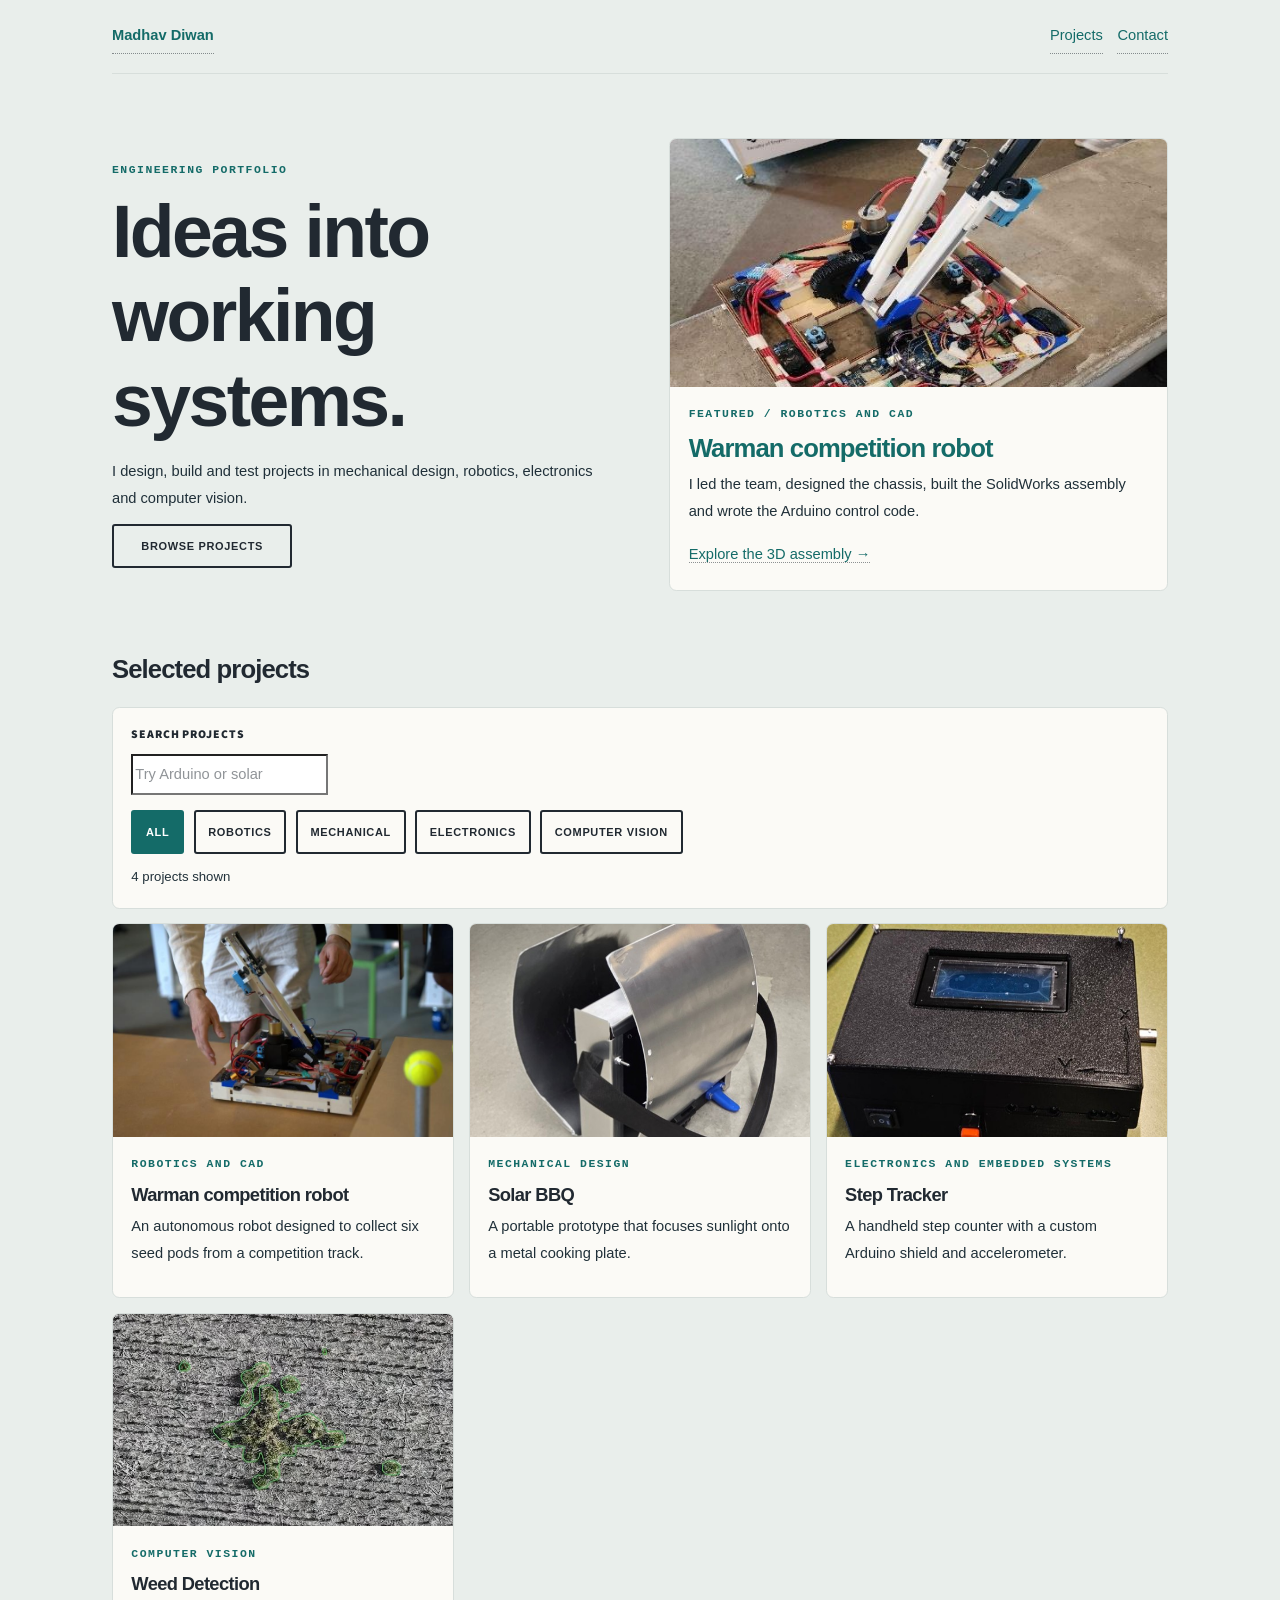
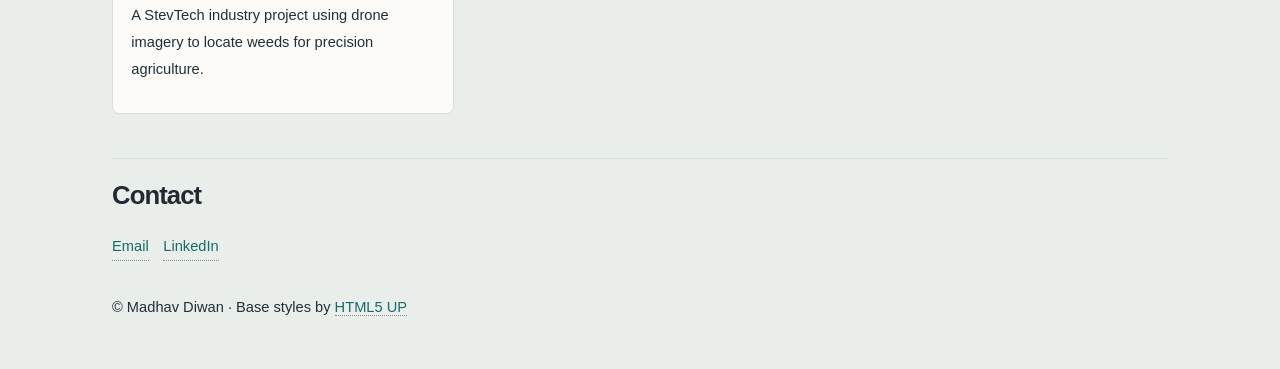
<file: index.html>
<!DOCTYPE html>
<html lang="en">
<head>
	<meta charset="utf-8" />
	<meta name="viewport" content="width=device-width, initial-scale=1" />
	<title>Madhav Diwan | Engineering Portfolio</title>
	<link rel="stylesheet" href="assets/css/main.css" />
	<link rel="stylesheet" href="assets/css/engineering.css" />
	<link rel="stylesheet" href="assets/css/portfolio.css" />
	<script src="assets/js/portfolio.js" defer></script>
</head>
<body class="portfolio-home">
	<header class="home-nav">
		<a href="index.html" class="home-name">Madhav Diwan</a>
		<nav aria-label="Main navigation">
			<a href="#projects">Projects</a>
			<a href="#contact">Contact</a>
		</nav>
	</header>
	<main class="home-content">
		<section class="home-hero" aria-labelledby="home-heading">
			<div>
				<p class="project-label">Engineering portfolio</p>
				<h1 id="home-heading">Ideas into working systems.</h1>
				<p>I design, build and test projects in mechanical design, robotics, electronics and computer vision.</p>
				<a class="button" href="#projects">Browse projects</a>
			</div>
			<article class="home-feature">
				<a href="warman.html" tabindex="-1" aria-hidden="true"><img src="images/warman/final-robot.jpg" alt="" /></a>
				<div>
					<p class="project-label">Featured / Robotics and CAD</p>
					<h2><a href="warman.html">Warman competition robot</a></h2>
					<p>I led the team, designed the chassis, built the SolidWorks assembly and wrote the Arduino control code.</p>
					<a href="warman.html#robot-heading">Explore the 3D assembly &rarr;</a>
				</div>
			</article>
		</section>

		<section id="projects" aria-labelledby="projects-heading">
			<h2 id="projects-heading">Selected projects</h2>
			<div class="project-tools" hidden>
				<label for="project-search">Search projects</label>
				<input id="project-search" type="search" placeholder="Try Arduino or solar" />
				<div class="project-filters" role="group" aria-label="Project category"></div>
				<p id="project-count" role="status"></p>
			</div>
			<div class="home-projects">
				<article data-category="Robotics">
					<a href="warman.html" tabindex="-1" aria-hidden="true"><img src="images/mdfs.jpg" alt="" loading="lazy" /></a>
					<div><p class="project-label">Robotics and CAD</p><h3><a href="warman.html">Warman competition robot</a></h3>
					<p>An autonomous robot designed to collect six seed pods from a competition track.</p></div>
				</article>
				<article data-category="Mechanical">
					<a href="solar-bbq.html" tabindex="-1" aria-hidden="true"><img src="images/solarbbq.jpg" alt="" loading="lazy" /></a>
					<div><p class="project-label">Mechanical design</p><h3><a href="solar-bbq.html">Solar BBQ</a></h3>
					<p>A portable prototype that focuses sunlight onto a metal cooking plate.</p></div>
				</article>
				<article data-category="Electronics">
					<a href="step-tracker.html" tabindex="-1" aria-hidden="true"><img src="images/step_tracker.jpg" alt="" loading="lazy" /></a>
					<div><p class="project-label">Electronics and embedded systems</p><h3><a href="step-tracker.html">Step Tracker</a></h3>
					<p>A handheld step counter with a custom Arduino shield and accelerometer.</p></div>
				</article>
				<article data-category="Computer Vision">
					<a href="weed-detection.html" tabindex="-1" aria-hidden="true"><img src="images/weed_detection.jpg" alt="" loading="lazy" /></a>
					<div><p class="project-label">Computer vision</p><h3><a href="weed-detection.html">Weed Detection</a></h3>
					<p>A StevTech industry project using drone imagery to locate weeds for precision agriculture.</p></div>
				</article>
			</div>
		</section>
	</main>
	<footer class="home-contact" id="contact">
		<h2>Contact</h2>
		<p><a href="mailto:madhavdiwan7@gmail.com">Email</a> <a href="https://www.linkedin.com/in/madhav-diwan-3a1b08146/">LinkedIn</a></p>
		<small>&copy; Madhav Diwan &middot; Base styles by <a href="https://html5up.net">HTML5 UP</a></small>
	</footer>
</body>
</html>
</file>
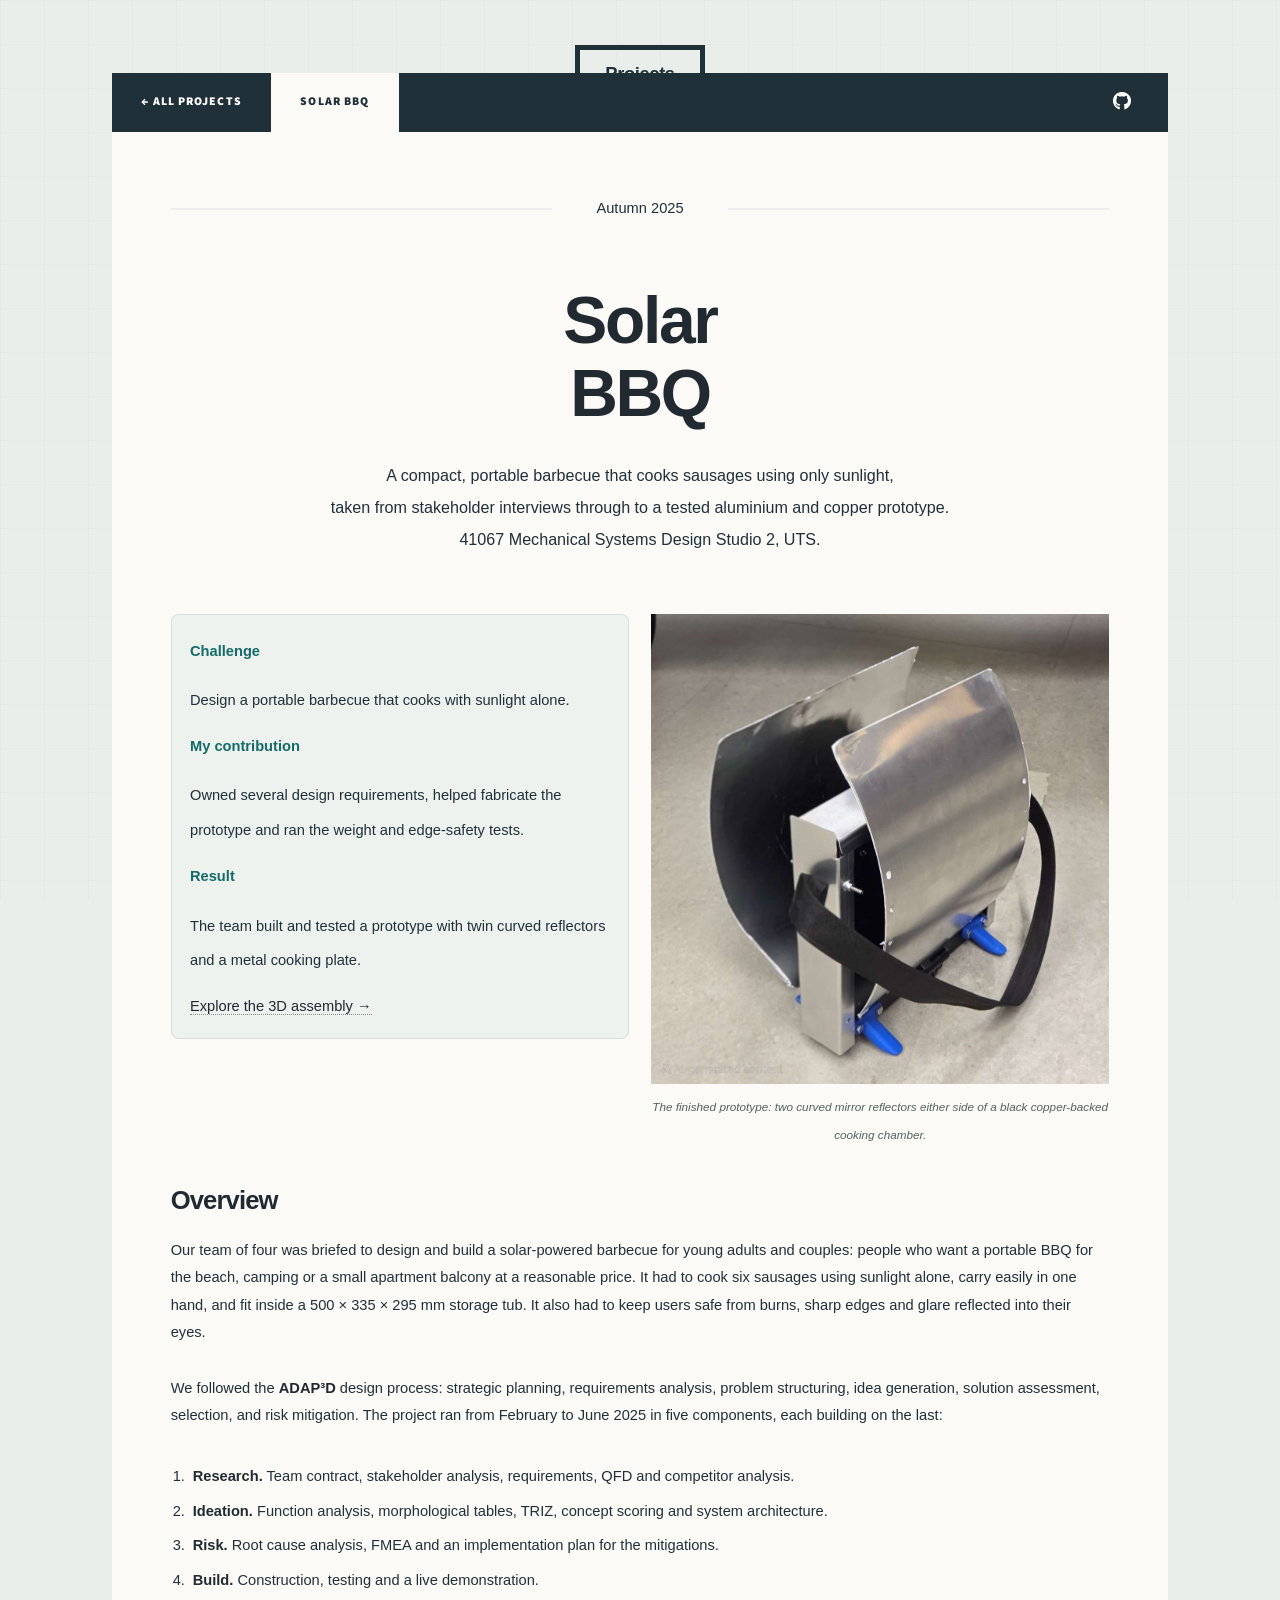
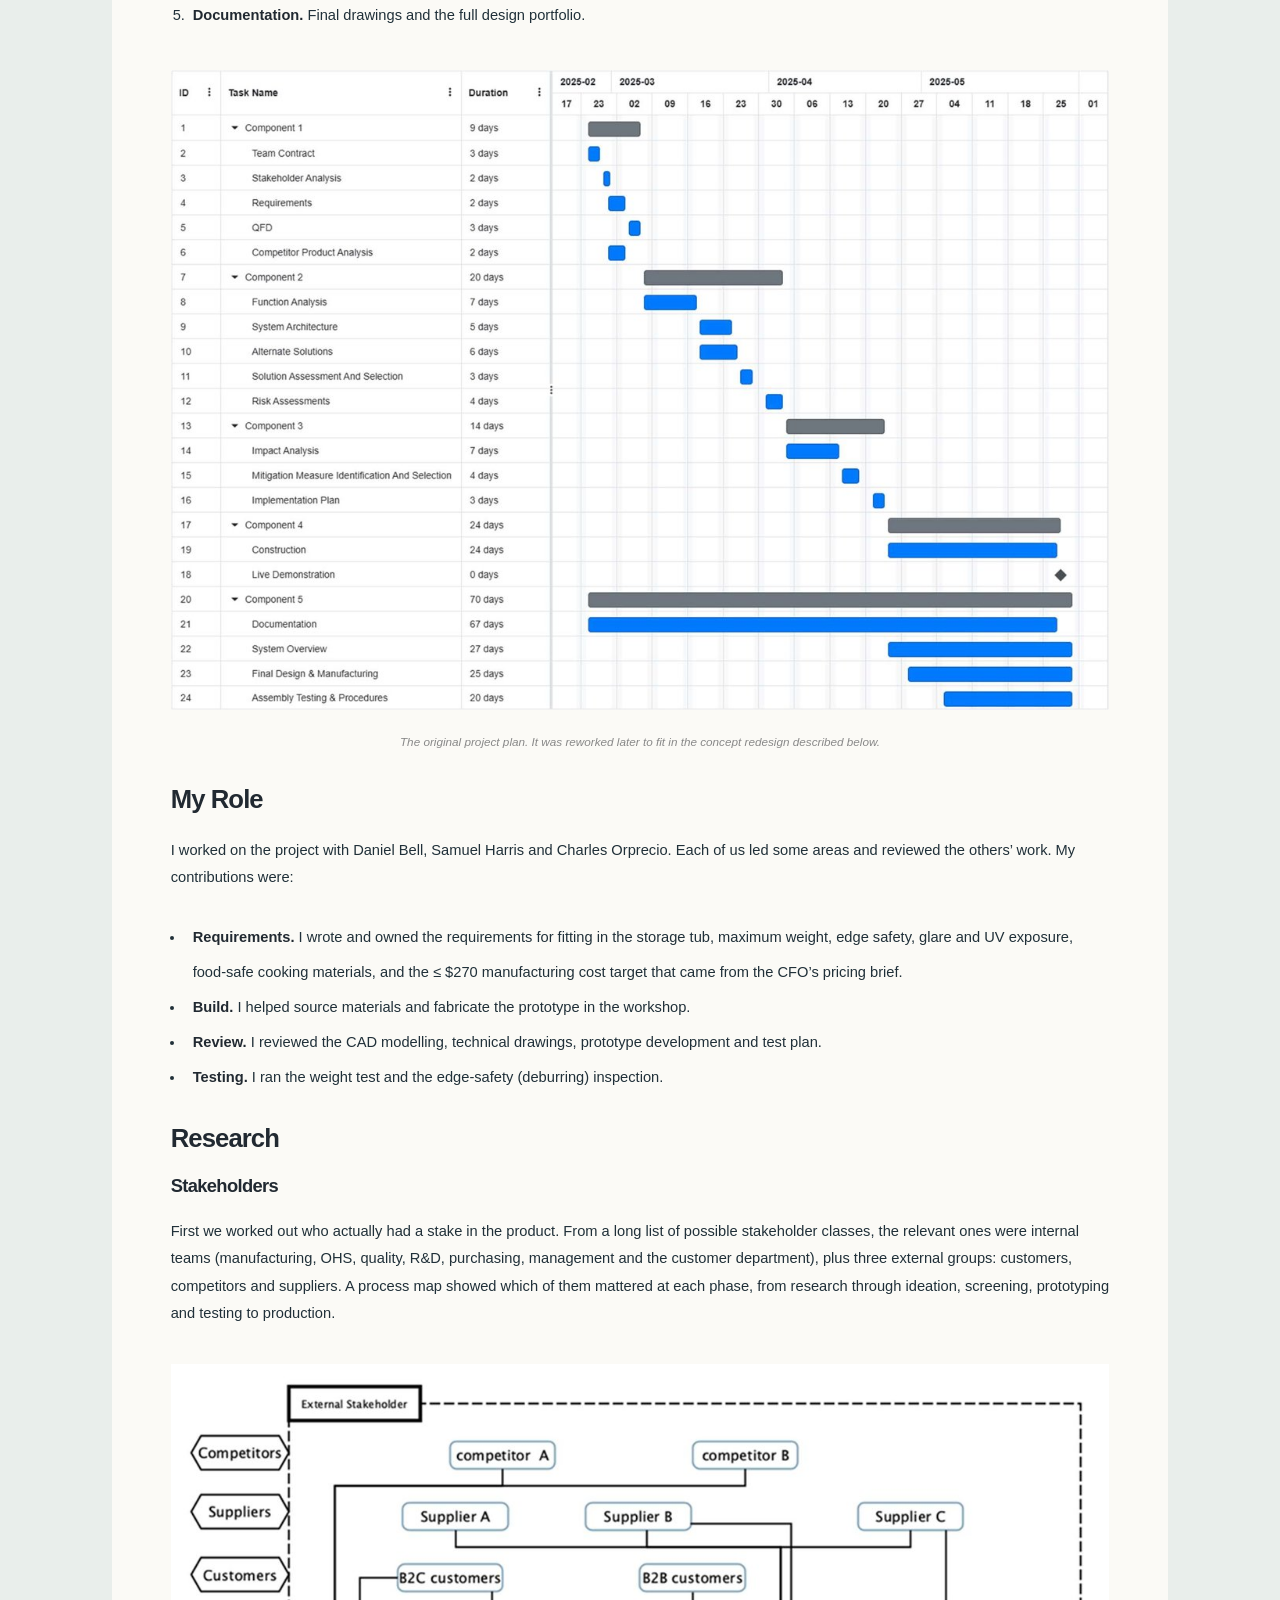
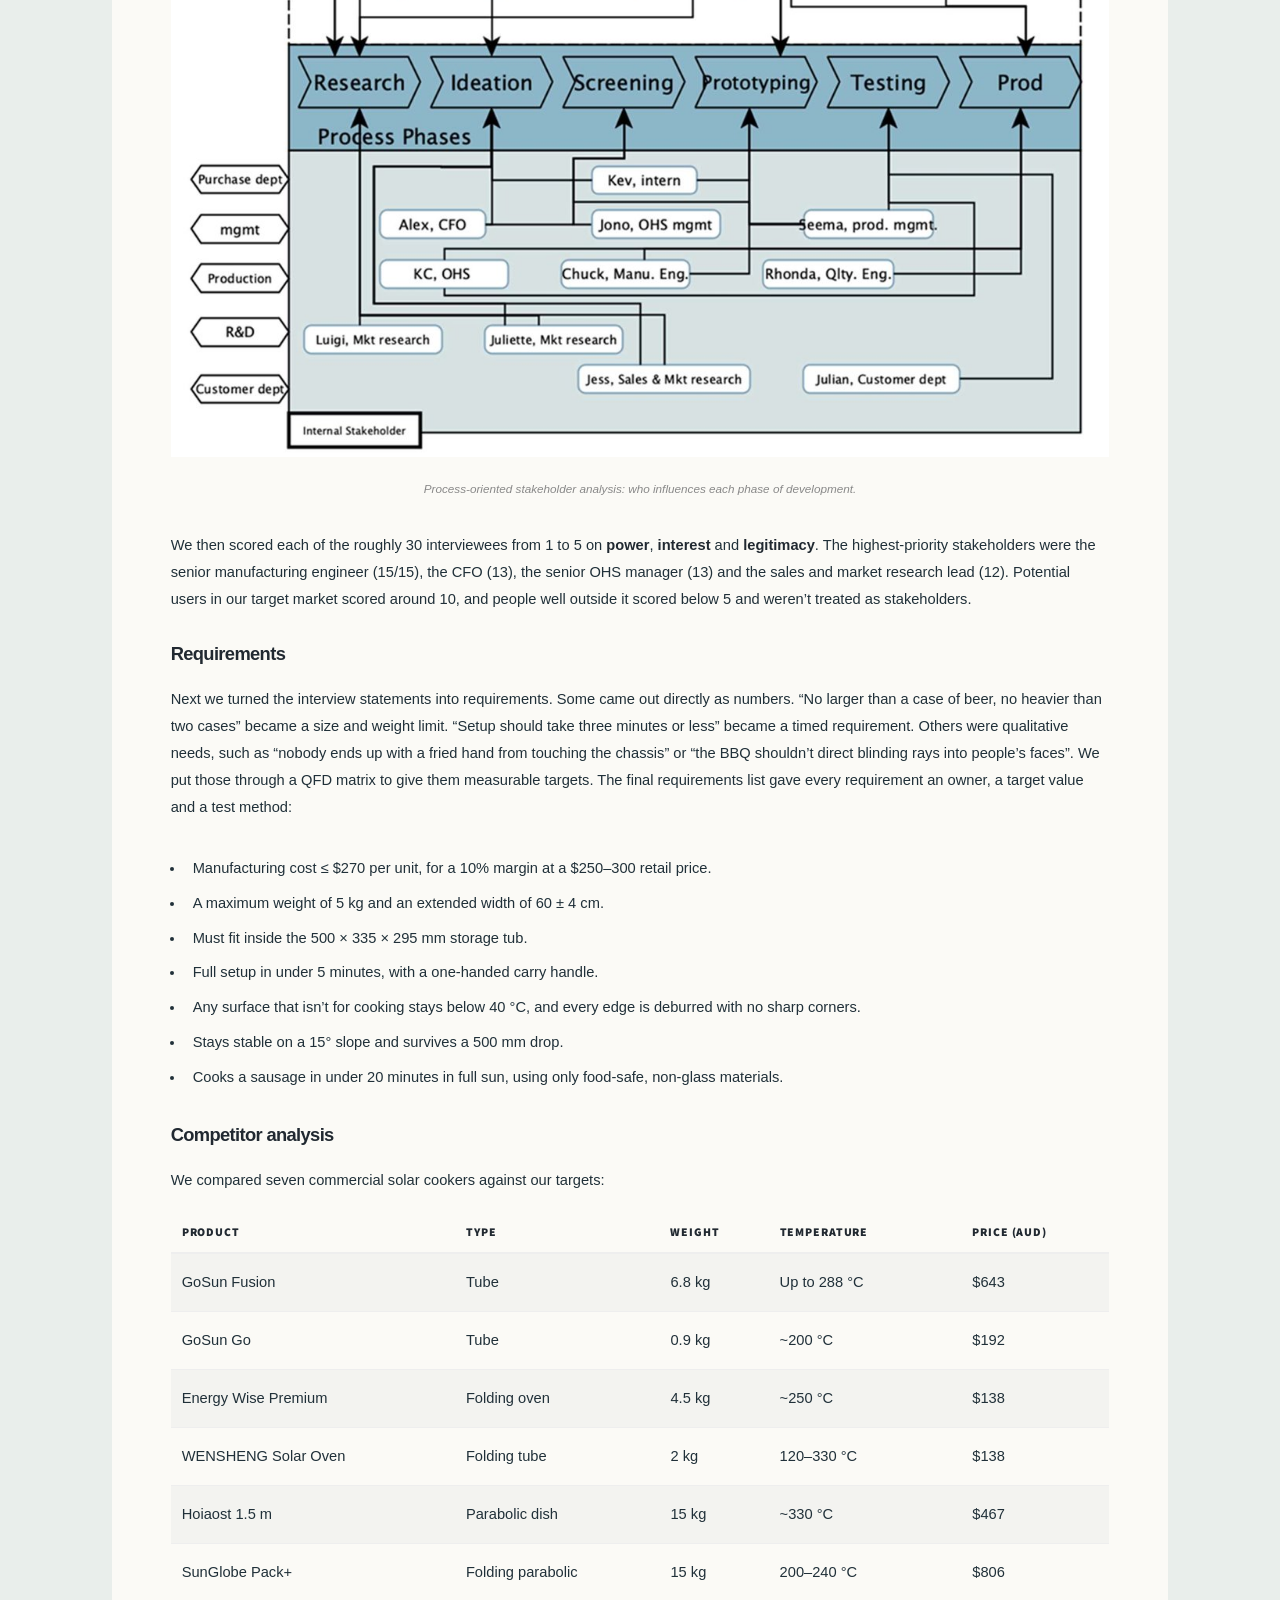
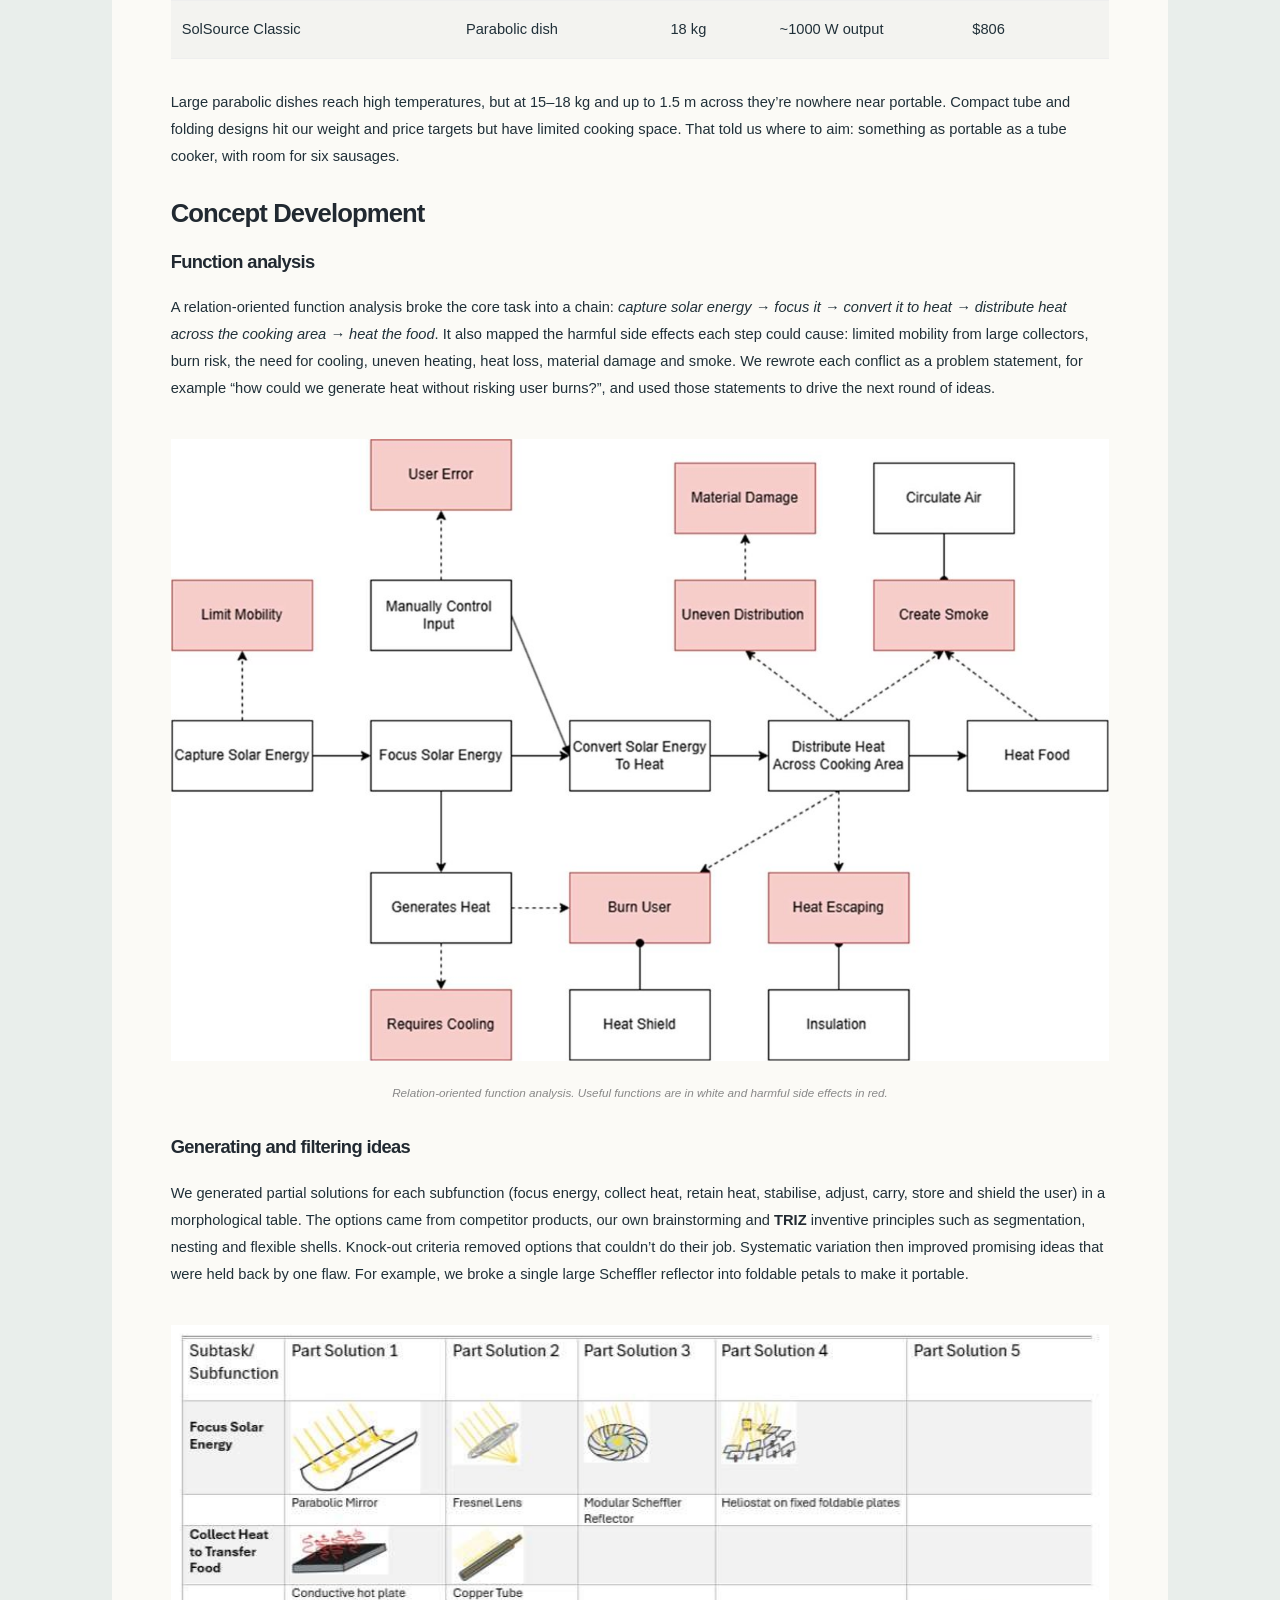
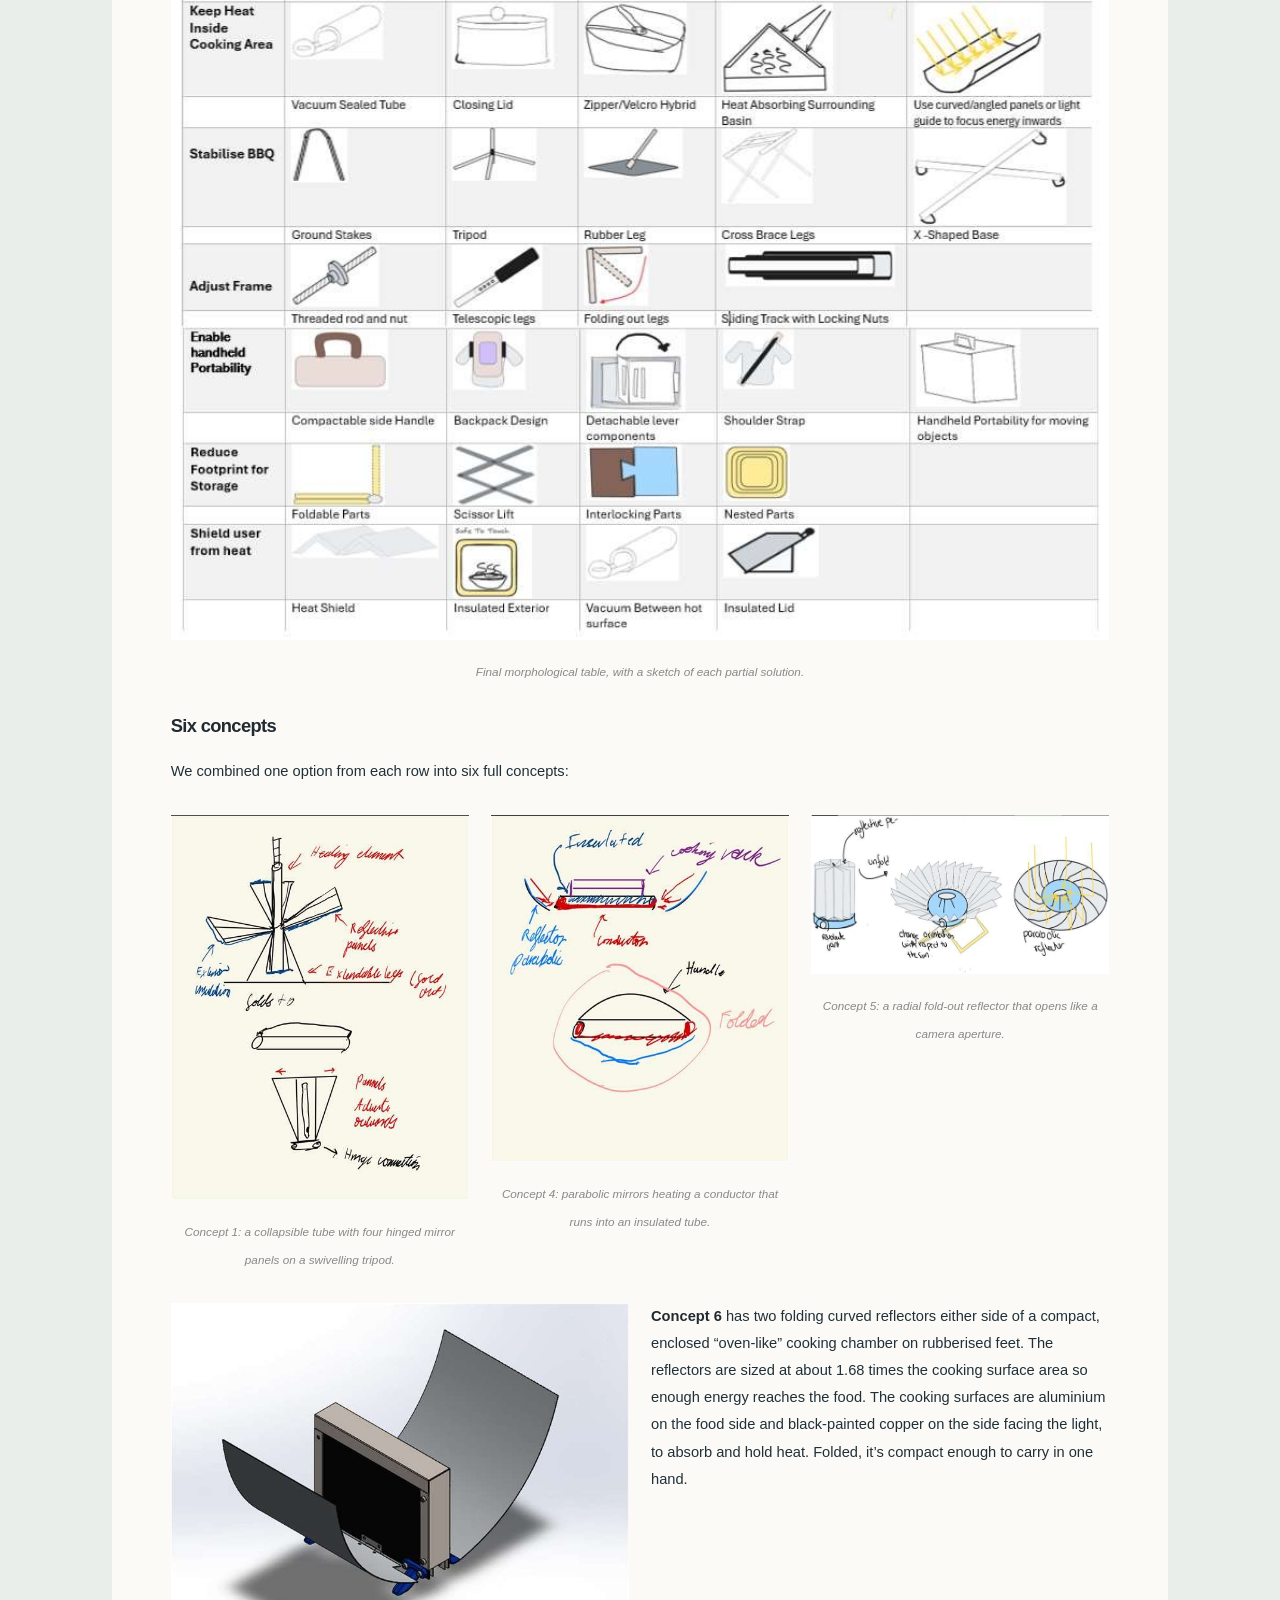
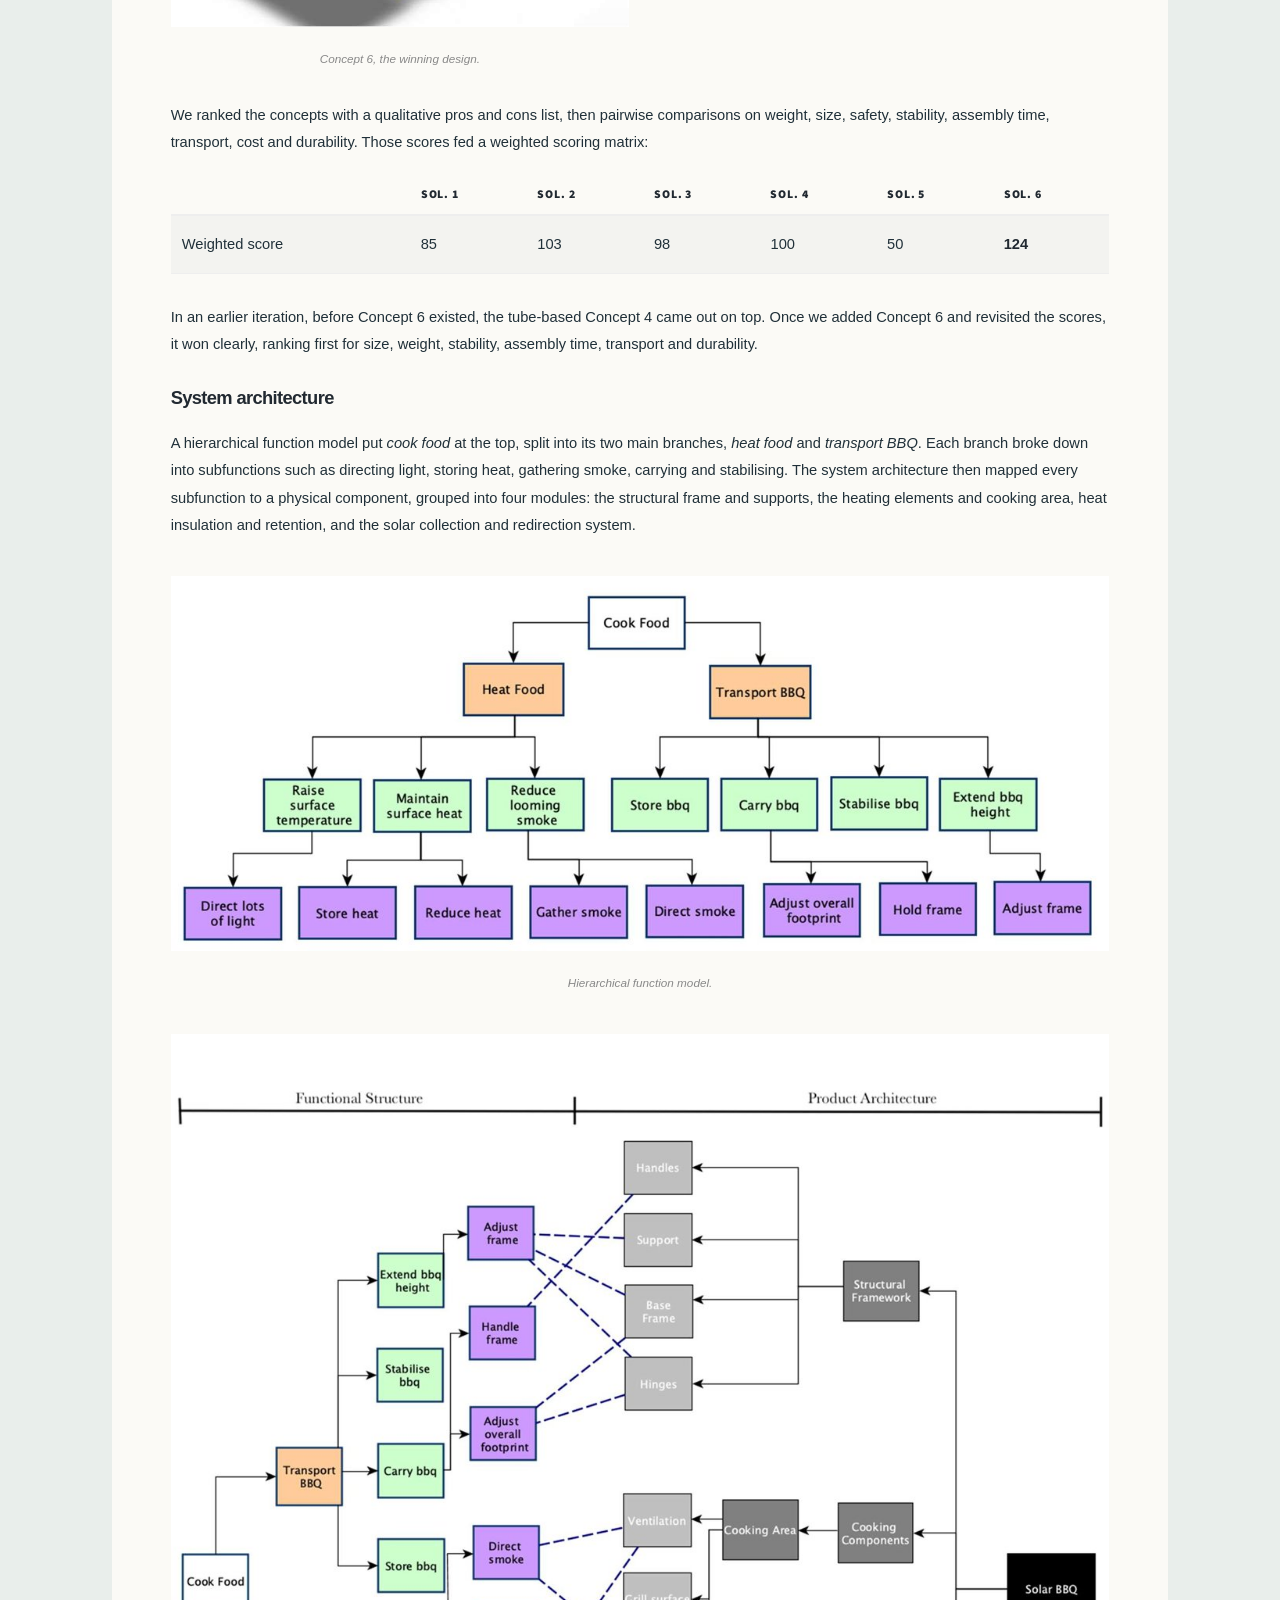
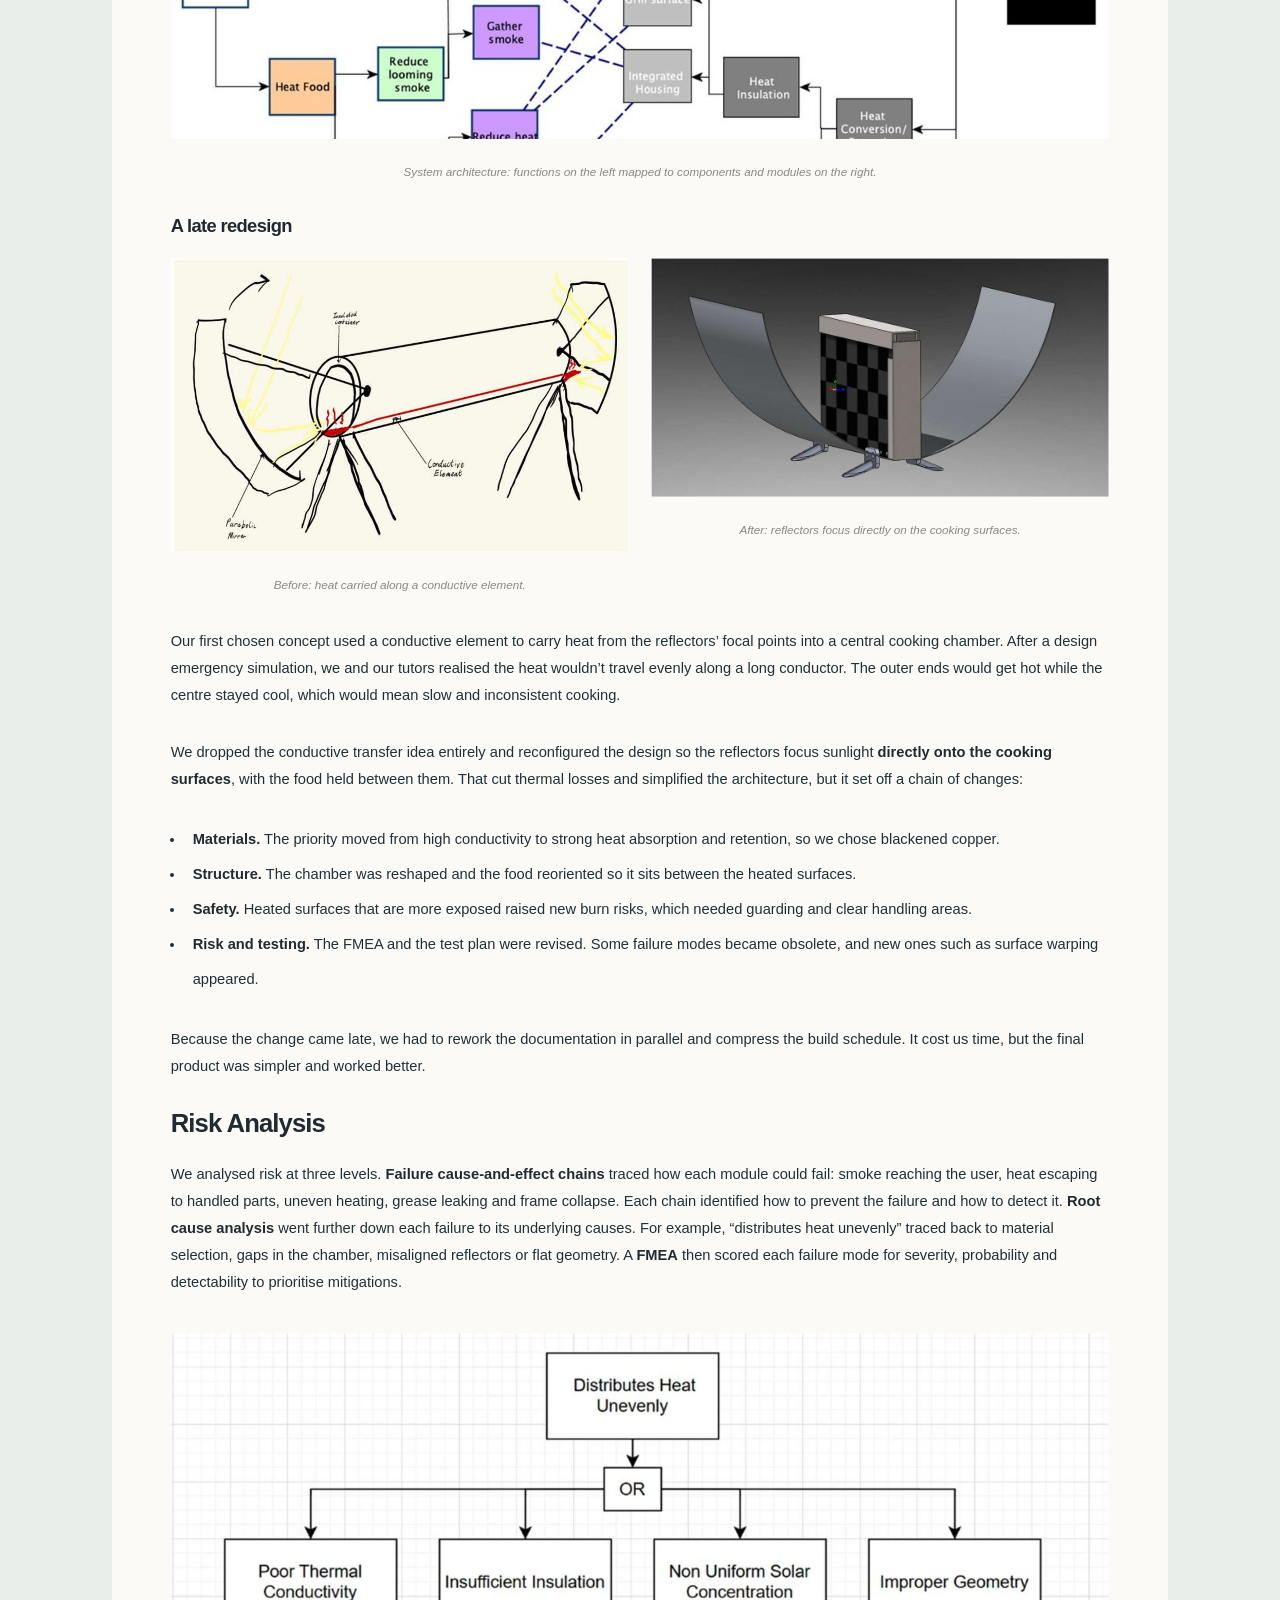
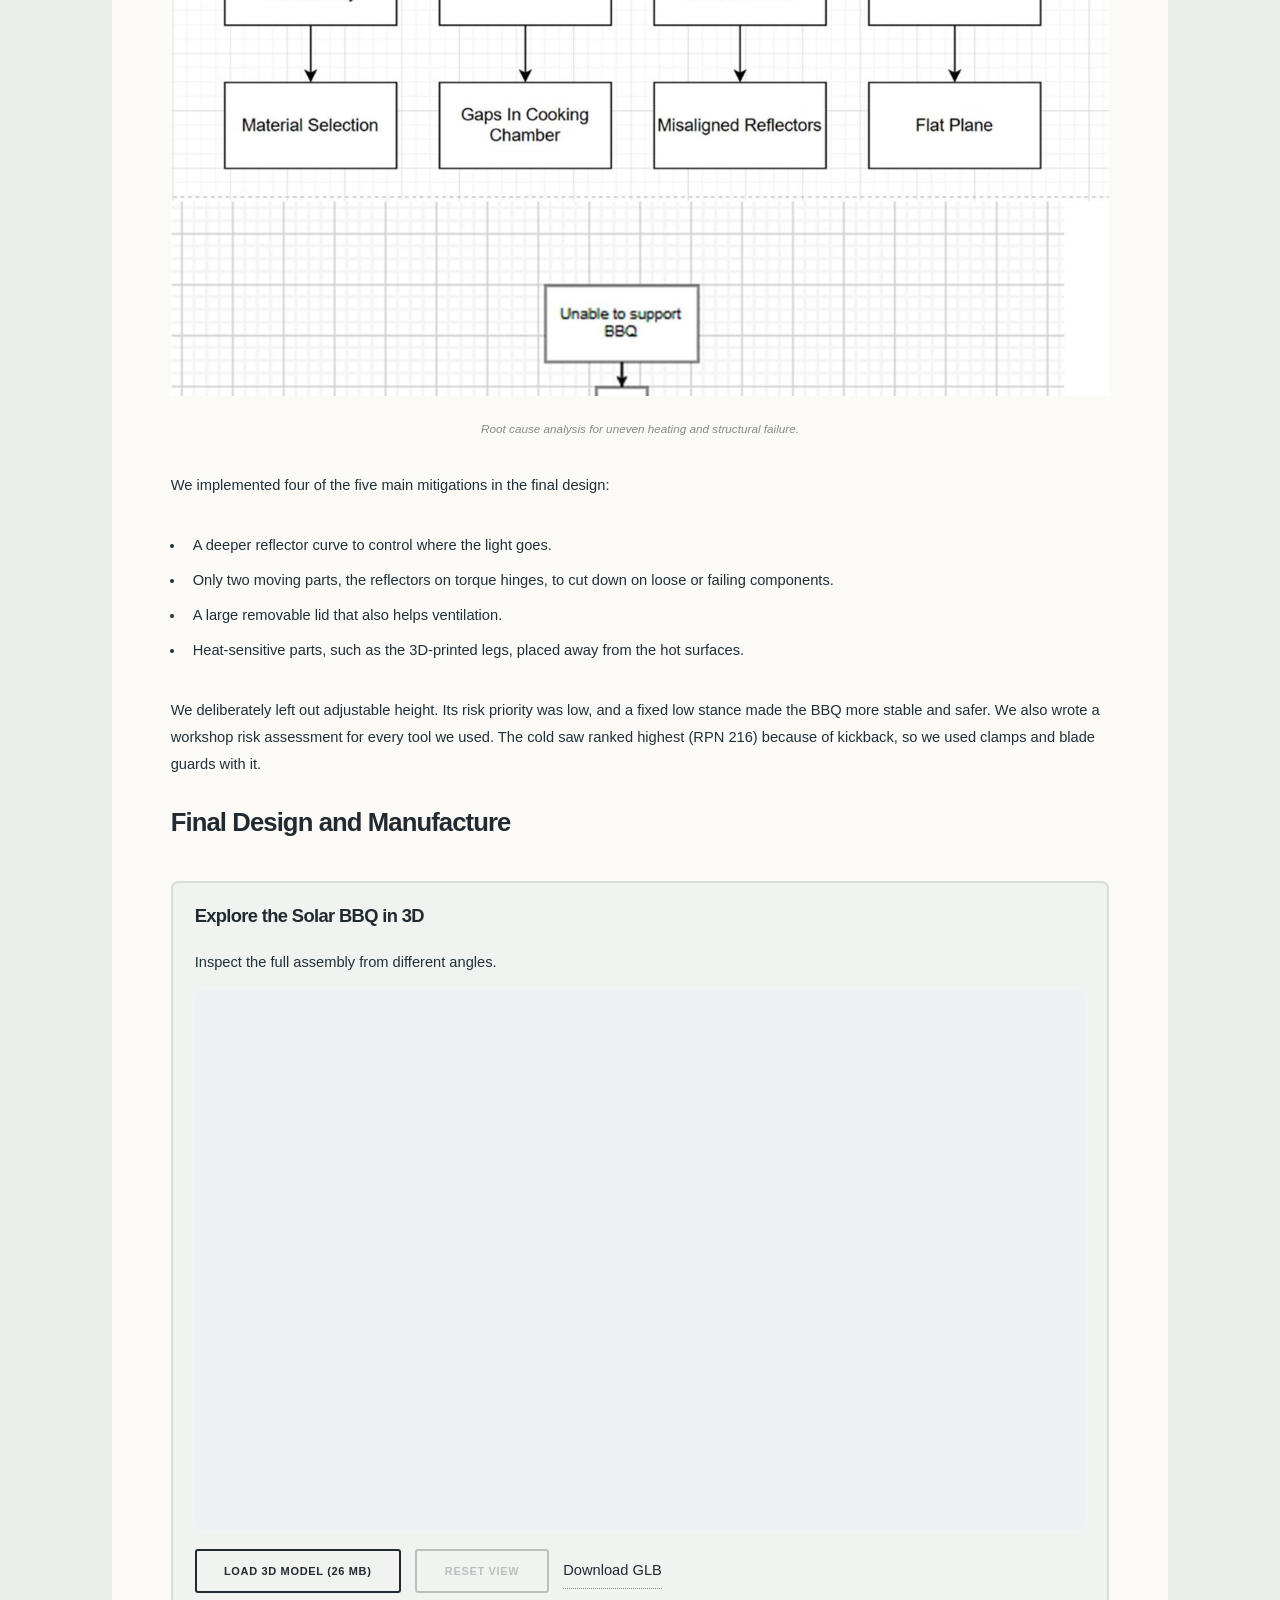
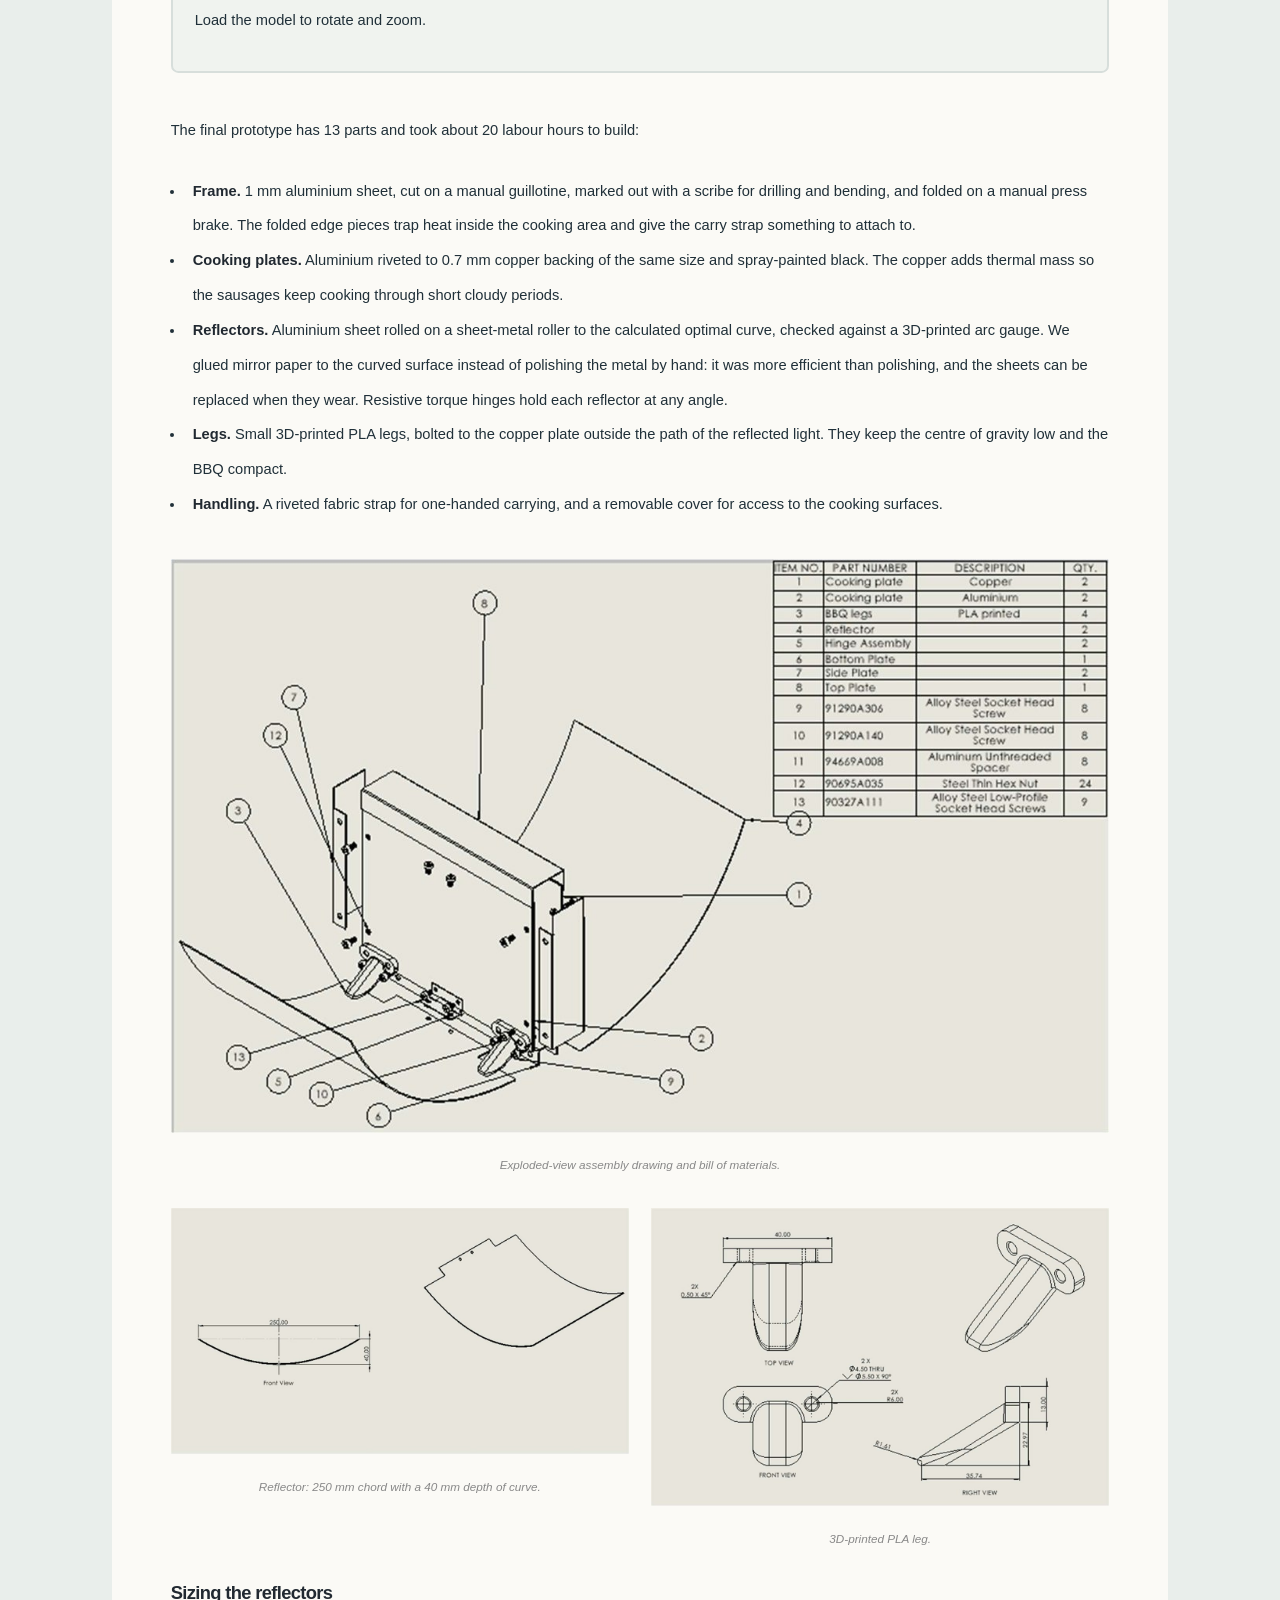
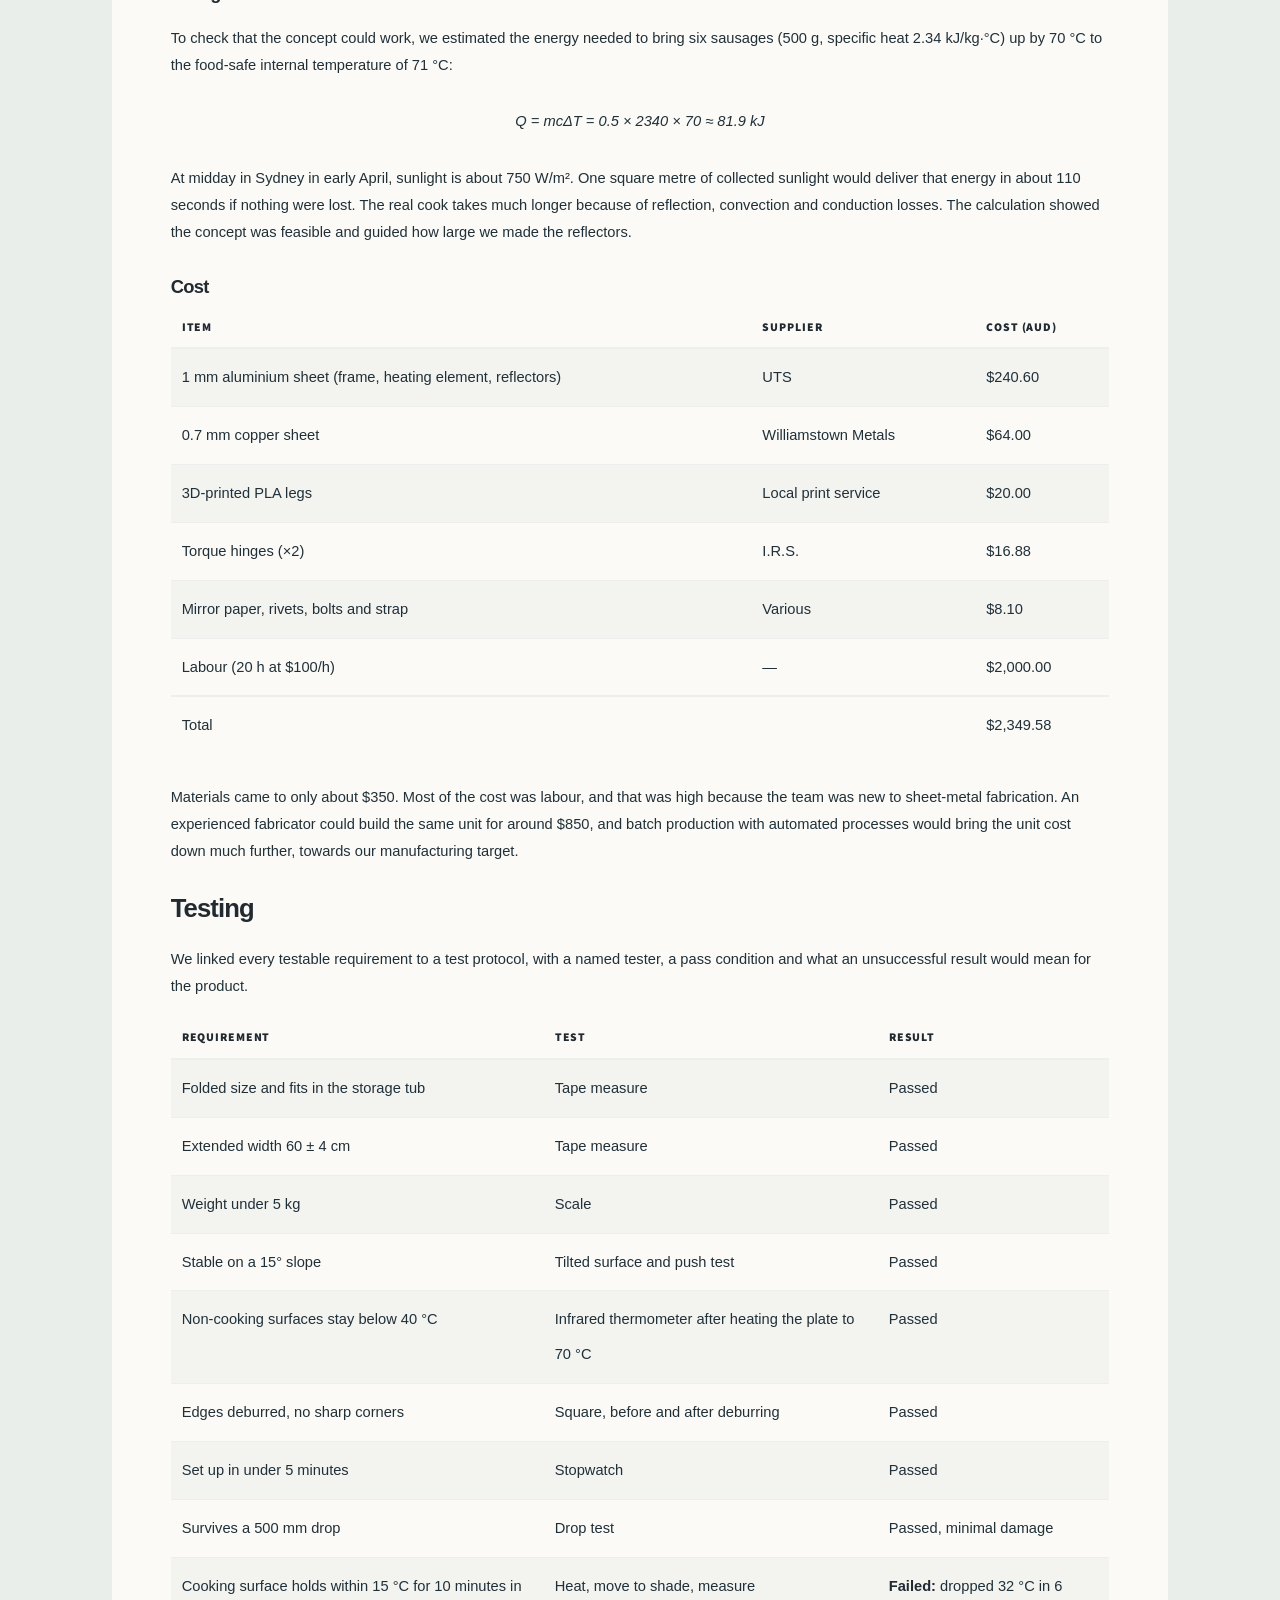
<file: solar-bbq.html>
<!DOCTYPE HTML>
<!--
	Massively by HTML5 UP
	html5up.net | @ajlkn
	Free for personal and commercial use under the CCA 3.0 license (html5up.net/license)
-->
<html>
	<head>
		<title>Solar BBQ - Madhav's Portfolio</title>
		<meta charset="utf-8" />
		<meta name="viewport" content="width=device-width, initial-scale=1, user-scalable=no" />
		<link rel="stylesheet" href="assets/css/main.css" />
		<noscript><link rel="stylesheet" href="assets/css/noscript.css" /></noscript>
		<style>
			.caption { display: block; margin: -1.25rem 0 2rem 0; font-size: 0.8rem; font-style: italic; color: #888; text-align: center; }
		</style>
	<link rel="stylesheet" href="assets/css/robot-viewer.css" />
		<link rel="stylesheet" href="assets/css/engineering.css" /></head>
	<body class="is-preload">

		<!-- Wrapper -->
			<div id="wrapper">

				<!-- Header -->
					<header id="header">
						<a href="index.html" class="logo">Projects</a>
					</header>

				<!-- Nav -->
					<nav id="nav">
						<ul class="links">
							<li><a href="index.html">&larr; All Projects</a></li>
							<li class="active"><a href="solar-bbq.html">Solar BBQ</a></li>
						</ul>
						<ul class="icons">
							<li><a href="#" class="icon brands fa-github"><span class="label">GitHub</span></a></li>
						</ul>
					</nav>

				<!-- Main -->
					<div id="main">

						<!-- Post -->
							<section class="post">
								<header class="major">
									<span class="date">Autumn 2025</span>
									<h1>Solar<br />
									BBQ</h1>
									<p>A compact, portable barbecue that cooks sausages using only sunlight,<br />
									taken from stakeholder interviews through to a tested aluminium and copper prototype.<br />
									41067 Mechanical Systems Design Studio 2, UTS.</p>
								</header>
								<section class="case-summary" aria-label="Project at a glance">
	<div class="case-summary-text">
		<dl>
			<dt>Challenge</dt><dd>Design a portable barbecue that cooks with sunlight alone.</dd>
			<dt>My contribution</dt><dd>Owned several design requirements, helped fabricate the prototype and ran the weight and edge-safety tests.</dd>
			<dt>Result</dt><dd>The team built and tested a prototype with twin curved reflectors and a metal cooking plate.</dd>
		</dl>
		<p><a href="#solar-cad-heading">Explore the 3D assembly &rarr;</a></p>
	</div>
	<div class="case-summary-media"><div class="image main"><img src="images/solar-bbq/final-prototype.jpg" alt="Final solar BBQ prototype with both curved reflectors open and the carry strap attached" /></div>
								<span class="caption">The finished prototype: two curved mirror reflectors either side of a black copper-backed cooking chamber.</span></div>
</section>

								<h2>Overview</h2>
								<p>Our team of four was briefed to design and build a solar-powered barbecue for young adults and couples: people who want a portable BBQ for the beach, camping or a small apartment balcony at a reasonable price. It had to cook six sausages using sunlight alone, carry easily in one hand, and fit inside a 500&nbsp;&times;&nbsp;335&nbsp;&times;&nbsp;295&nbsp;mm storage tub. It also had to keep users safe from burns, sharp edges and glare reflected into their eyes.</p>
								<p>We followed the <strong>ADAP&sup3;D</strong> design process: strategic planning, requirements analysis, problem structuring, idea generation, solution assessment, selection, and risk mitigation. The project ran from February to June 2025 in five components, each building on the last:</p>
								<ol>
									<li><strong>Research.</strong> Team contract, stakeholder analysis, requirements, QFD and competitor analysis.</li>
									<li><strong>Ideation.</strong> Function analysis, morphological tables, TRIZ, concept scoring and system architecture.</li>
									<li><strong>Risk.</strong> Root cause analysis, FMEA and an implementation plan for the mitigations.</li>
									<li><strong>Build.</strong> Construction, testing and a live demonstration.</li>
									<li><strong>Documentation.</strong> Final drawings and the full design portfolio.</li>
								</ol>
								<span class="image fit"><img src="images/solar-bbq/gantt.jpg" alt="Gantt chart of the project across five components from February to June 2025" /></span>
								<span class="caption">The original project plan. It was reworked later to fit in the concept redesign described below.</span>

								<h2>My Role</h2>
								<p>I worked on the project with Daniel Bell, Samuel Harris and Charles Orprecio. Each of us led some areas and reviewed the others&rsquo; work. My contributions were:</p>
								<ul>
									<li><strong>Requirements.</strong> I wrote and owned the requirements for fitting in the storage tub, maximum weight, edge safety, glare and UV exposure, food-safe cooking materials, and the &le;&nbsp;$270 manufacturing cost target that came from the CFO&rsquo;s pricing brief.</li>
									<li><strong>Build.</strong> I helped source materials and fabricate the prototype in the workshop.</li>
									<li><strong>Review.</strong> I reviewed the CAD modelling, technical drawings, prototype development and test plan.</li>
									<li><strong>Testing.</strong> I ran the weight test and the edge-safety (deburring) inspection.</li>
								</ul>

								<h2>Research</h2>
								<h3>Stakeholders</h3>
								<p>First we worked out who actually had a stake in the product. From a long list of possible stakeholder classes, the relevant ones were internal teams (manufacturing, OHS, quality, R&amp;D, purchasing, management and the customer department), plus three external groups: customers, competitors and suppliers. A process map showed which of them mattered at each phase, from research through ideation, screening, prototyping and testing to production.</p>
								<span class="image fit"><img src="images/solar-bbq/stakeholder-map.jpg" alt="Process-oriented stakeholder map linking stakeholders to design phases" /></span>
								<span class="caption">Process-oriented stakeholder analysis: who influences each phase of development.</span>
								<p>We then scored each of the roughly 30 interviewees from 1 to 5 on <strong>power</strong>, <strong>interest</strong> and <strong>legitimacy</strong>. The highest-priority stakeholders were the senior manufacturing engineer (15/15), the CFO (13), the senior OHS manager (13) and the sales and market research lead (12). Potential users in our target market scored around 10, and people well outside it scored below 5 and weren&rsquo;t treated as stakeholders.</p>

								<h3>Requirements</h3>
								<p>Next we turned the interview statements into requirements. Some came out directly as numbers. &ldquo;No larger than a case of beer, no heavier than two cases&rdquo; became a size and weight limit. &ldquo;Setup should take three minutes or less&rdquo; became a timed requirement. Others were qualitative needs, such as &ldquo;nobody ends up with a fried hand from touching the chassis&rdquo; or &ldquo;the BBQ shouldn&rsquo;t direct blinding rays into people&rsquo;s faces&rdquo;. We put those through a QFD matrix to give them measurable targets. The final requirements list gave every requirement an owner, a target value and a test method:</p>
								<ul>
									<li>Manufacturing cost &le;&nbsp;$270 per unit, for a 10% margin at a $250&ndash;300 retail price.</li>
									<li>A maximum weight of 5&nbsp;kg and an extended width of 60&nbsp;&plusmn;&nbsp;4&nbsp;cm.</li>
									<li>Must fit inside the 500&nbsp;&times;&nbsp;335&nbsp;&times;&nbsp;295&nbsp;mm storage tub.</li>
									<li>Full setup in under 5 minutes, with a one-handed carry handle.</li>
									<li>Any surface that isn&rsquo;t for cooking stays below 40&nbsp;&deg;C, and every edge is deburred with no sharp corners.</li>
									<li>Stays stable on a 15&deg; slope and survives a 500&nbsp;mm drop.</li>
									<li>Cooks a sausage in under 20 minutes in full sun, using only food-safe, non-glass materials.</li>
								</ul>

								<h3>Competitor analysis</h3>
								<p>We compared seven commercial solar cookers against our targets:</p>
								<div class="table-wrapper">
									<table>
										<thead>
											<tr><th>Product</th><th>Type</th><th>Weight</th><th>Temperature</th><th>Price (AUD)</th></tr>
										</thead>
										<tbody>
											<tr><td>GoSun Fusion</td><td>Tube</td><td>6.8&nbsp;kg</td><td>Up to 288&nbsp;&deg;C</td><td>$643</td></tr>
											<tr><td>GoSun Go</td><td>Tube</td><td>0.9&nbsp;kg</td><td>~200&nbsp;&deg;C</td><td>$192</td></tr>
											<tr><td>Energy Wise Premium</td><td>Folding oven</td><td>4.5&nbsp;kg</td><td>~250&nbsp;&deg;C</td><td>$138</td></tr>
											<tr><td>WENSHENG Solar Oven</td><td>Folding tube</td><td>2&nbsp;kg</td><td>120&ndash;330&nbsp;&deg;C</td><td>$138</td></tr>
											<tr><td>Hoiaost 1.5&nbsp;m</td><td>Parabolic dish</td><td>15&nbsp;kg</td><td>~330&nbsp;&deg;C</td><td>$467</td></tr>
											<tr><td>SunGlobe Pack+</td><td>Folding parabolic</td><td>15&nbsp;kg</td><td>200&ndash;240&nbsp;&deg;C</td><td>$806</td></tr>
											<tr><td>SolSource Classic</td><td>Parabolic dish</td><td>18&nbsp;kg</td><td>~1000&nbsp;W output</td><td>$806</td></tr>
										</tbody>
									</table>
								</div>
								<p>Large parabolic dishes reach high temperatures, but at 15&ndash;18&nbsp;kg and up to 1.5&nbsp;m across they&rsquo;re nowhere near portable. Compact tube and folding designs hit our weight and price targets but have limited cooking space. That told us where to aim: something as portable as a tube cooker, with room for six sausages.</p>

								<h2>Concept Development</h2>
								<h3>Function analysis</h3>
								<p>A relation-oriented function analysis broke the core task into a chain: <em>capture solar energy &rarr; focus it &rarr; convert it to heat &rarr; distribute heat across the cooking area &rarr; heat the food</em>. It also mapped the harmful side effects each step could cause: limited mobility from large collectors, burn risk, the need for cooling, uneven heating, heat loss, material damage and smoke. We rewrote each conflict as a problem statement, for example &ldquo;how could we generate heat without risking user burns?&rdquo;, and used those statements to drive the next round of ideas.</p>
								<span class="image fit"><img src="images/solar-bbq/function-analysis.jpg" alt="Relation-oriented function analysis showing useful and harmful functions" /></span>
								<span class="caption">Relation-oriented function analysis. Useful functions are in white and harmful side effects in red.</span>

								<h3>Generating and filtering ideas</h3>
								<p>We generated partial solutions for each subfunction (focus energy, collect heat, retain heat, stabilise, adjust, carry, store and shield the user) in a morphological table. The options came from competitor products, our own brainstorming and <strong>TRIZ</strong> inventive principles such as segmentation, nesting and flexible shells. Knock-out criteria removed options that couldn&rsquo;t do their job. Systematic variation then improved promising ideas that were held back by one flaw. For example, we broke a single large Scheffler reflector into foldable petals to make it portable.</p>
								<span class="image fit"><img src="images/solar-bbq/morph-table.jpg" alt="Final morphological table with sketches of each partial solution" /></span>
								<span class="caption">Final morphological table, with a sketch of each partial solution.</span>

								<h3>Six concepts</h3>
								<p>We combined one option from each row into six full concepts:</p>
								<div class="row">
									<div class="col-4 col-12-small">
										<span class="image fit"><img src="images/solar-bbq/concept-1.jpg" alt="Sketch of concept 1, a tube with four hinged reflector panels on a tripod" /></span>
										<span class="caption">Concept 1: a collapsible tube with four hinged mirror panels on a swivelling tripod.</span>
									</div>
									<div class="col-4 col-12-small">
										<span class="image fit"><img src="images/solar-bbq/concept-4.jpg" alt="Sketch of concept 4, parabolic mirrors heating a conductive element inside an insulated tube" /></span>
										<span class="caption">Concept 4: parabolic mirrors heating a conductor that runs into an insulated tube.</span>
									</div>
									<div class="col-4 col-12-small">
										<span class="image fit"><img src="images/solar-bbq/concept-5.jpg" alt="Sketch of concept 5, a radial fold-out aperture-style reflector" /></span>
										<span class="caption">Concept 5: a radial fold-out reflector that opens like a camera aperture.</span>
									</div>
								</div>
								<div class="row">
									<div class="col-6 col-12-small">
										<span class="image fit"><img src="images/solar-bbq/concept-6-cad.jpg" alt="CAD model of concept 6 with two folding curved reflectors either side of an enclosed cooking chamber" /></span>
										<span class="caption">Concept 6, the winning design.</span>
									</div>
									<div class="col-6 col-12-small">
										<p><strong>Concept 6</strong> has two folding curved reflectors either side of a compact, enclosed &ldquo;oven-like&rdquo; cooking chamber on rubberised feet. The reflectors are sized at about 1.68 times the cooking surface area so enough energy reaches the food. The cooking surfaces are aluminium on the food side and black-painted copper on the side facing the light, to absorb and hold heat. Folded, it&rsquo;s compact enough to carry in one hand.</p>
									</div>
								</div>
								<p>We ranked the concepts with a qualitative pros and cons list, then pairwise comparisons on weight, size, safety, stability, assembly time, transport, cost and durability. Those scores fed a weighted scoring matrix:</p>
								<div class="table-wrapper">
									<table>
										<thead>
											<tr><th></th><th>Sol. 1</th><th>Sol. 2</th><th>Sol. 3</th><th>Sol. 4</th><th>Sol. 5</th><th>Sol. 6</th></tr>
										</thead>
										<tbody>
											<tr><td>Weighted score</td><td>85</td><td>103</td><td>98</td><td>100</td><td>50</td><td><strong>124</strong></td></tr>
										</tbody>
									</table>
								</div>
								<p>In an earlier iteration, before Concept 6 existed, the tube-based Concept 4 came out on top. Once we added Concept 6 and revisited the scores, it won clearly, ranking first for size, weight, stability, assembly time, transport and durability.</p>

								<h3>System architecture</h3>
								<p>A hierarchical function model put <em>cook food</em> at the top, split into its two main branches, <em>heat food</em> and <em>transport BBQ</em>. Each branch broke down into subfunctions such as directing light, storing heat, gathering smoke, carrying and stabilising. The system architecture then mapped every subfunction to a physical component, grouped into four modules: the structural frame and supports, the heating elements and cooking area, heat insulation and retention, and the solar collection and redirection system.</p>
								<span class="image fit"><img src="images/solar-bbq/hierarchy.jpg" alt="Hierarchical function model from cook food down to individual subfunctions" /></span>
								<span class="caption">Hierarchical function model.</span>
								<span class="image fit"><img src="images/solar-bbq/system-architecture.jpg" alt="System architecture linking functions to components and modules" /></span>
								<span class="caption">System architecture: functions on the left mapped to components and modules on the right.</span>

								<h3>A late redesign</h3>
								<div class="row">
									<div class="col-6 col-12-small">
										<span class="image fit"><img src="images/solar-bbq/original-concept.jpg" alt="Sketch of the original concept using a conductive element to carry heat to a central chamber" /></span>
										<span class="caption">Before: heat carried along a conductive element.</span>
									</div>
									<div class="col-6 col-12-small">
										<span class="image fit"><img src="images/solar-bbq/redesign-cad.jpg" alt="CAD model of the redesigned BBQ with reflectors focusing directly on the cooking surfaces" /></span>
										<span class="caption">After: reflectors focus directly on the cooking surfaces.</span>
									</div>
								</div>
								<p>Our first chosen concept used a conductive element to carry heat from the reflectors&rsquo; focal points into a central cooking chamber. After a design emergency simulation, we and our tutors realised the heat wouldn&rsquo;t travel evenly along a long conductor. The outer ends would get hot while the centre stayed cool, which would mean slow and inconsistent cooking.</p>
								<p>We dropped the conductive transfer idea entirely and reconfigured the design so the reflectors focus sunlight <strong>directly onto the cooking surfaces</strong>, with the food held between them. That cut thermal losses and simplified the architecture, but it set off a chain of changes:</p>
								<ul>
									<li><strong>Materials.</strong> The priority moved from high conductivity to strong heat absorption and retention, so we chose blackened copper.</li>
									<li><strong>Structure.</strong> The chamber was reshaped and the food reoriented so it sits between the heated surfaces.</li>
									<li><strong>Safety.</strong> Heated surfaces that are more exposed raised new burn risks, which needed guarding and clear handling areas.</li>
									<li><strong>Risk and testing.</strong> The FMEA and the test plan were revised. Some failure modes became obsolete, and new ones such as surface warping appeared.</li>
								</ul>
								<p>Because the change came late, we had to rework the documentation in parallel and compress the build schedule. It cost us time, but the final product was simpler and worked better.</p>

								<h2>Risk Analysis</h2>
								<p>We analysed risk at three levels. <strong>Failure cause-and-effect chains</strong> traced how each module could fail: smoke reaching the user, heat escaping to handled parts, uneven heating, grease leaking and frame collapse. Each chain identified how to prevent the failure and how to detect it. <strong>Root cause analysis</strong> went further down each failure to its underlying causes. For example, &ldquo;distributes heat unevenly&rdquo; traced back to material selection, gaps in the chamber, misaligned reflectors or flat geometry. A <strong>FMEA</strong> then scored each failure mode for severity, probability and detectability to prioritise mitigations.</p>
								<span class="image fit"><img src="images/solar-bbq/root-cause.jpg" alt="Root cause analysis trees for uneven heating and structural failure" /></span>
								<span class="caption">Root cause analysis for uneven heating and structural failure.</span>
								<p>We implemented four of the five main mitigations in the final design:</p>
								<ul>
									<li>A deeper reflector curve to control where the light goes.</li>
									<li>Only two moving parts, the reflectors on torque hinges, to cut down on loose or failing components.</li>
									<li>A large removable lid that also helps ventilation.</li>
									<li>Heat-sensitive parts, such as the 3D-printed legs, placed away from the hot surfaces.</li>
								</ul>
								<p>We deliberately left out adjustable height. Its risk priority was low, and a fixed low stance made the BBQ more stable and safer. We also wrote a workshop risk assessment for every tool we used. The cold saw ranked highest (RPN 216) because of kickback, so we used clamps and blade guards with it.</p>

								<h2>Final Design and Manufacture</h2>
								<section class="robot-viewer" aria-labelledby="solar-cad-heading">
									<h3 id="solar-cad-heading">Explore the Solar BBQ in 3D</h3>
									<p>Inspect the full assembly from different angles.</p>
									<model-viewer id="robot-model" alt="Full CAD assembly of the Solar BBQ" camera-controls touch-action="pan-y" camera-orbit="0deg 75deg 105%" shadow-intensity="1" interaction-prompt="none"></model-viewer>
									<div class="robot-controls">
										<button type="button" id="load-robot">Load 3D model (26 MB)</button>
										<button type="button" id="reset-robot" disabled>Reset view</button>
										<a href="assets/models/solar-bbq.glb" download>Download GLB</a>
									</div>
									<p id="robot-status" role="status" aria-live="polite">Load the model to rotate and zoom.</p>
									<noscript><p>Enable JavaScript to use the viewer, or download the GLB above.</p></noscript>
								</section>
								<p>The final prototype has 13 parts and took about 20 labour hours to build:</p>
								<ul>
									<li><strong>Frame.</strong> 1&nbsp;mm aluminium sheet, cut on a manual guillotine, marked out with a scribe for drilling and bending, and folded on a manual press brake. The folded edge pieces trap heat inside the cooking area and give the carry strap something to attach to.</li>
									<li><strong>Cooking plates.</strong> Aluminium riveted to 0.7&nbsp;mm copper backing of the same size and spray-painted black. The copper adds thermal mass so the sausages keep cooking through short cloudy periods.</li>
									<li><strong>Reflectors.</strong> Aluminium sheet rolled on a sheet-metal roller to the calculated optimal curve, checked against a 3D-printed arc gauge. We glued mirror paper to the curved surface instead of polishing the metal by hand: it was more efficient than polishing, and the sheets can be replaced when they wear. Resistive torque hinges hold each reflector at any angle.</li>
									<li><strong>Legs.</strong> Small 3D-printed PLA legs, bolted to the copper plate outside the path of the reflected light. They keep the centre of gravity low and the BBQ compact.</li>
									<li><strong>Handling.</strong> A riveted fabric strap for one-handed carrying, and a removable cover for access to the cooking surfaces.</li>
								</ul>
								<span class="image fit"><img src="images/solar-bbq/exploded-view.jpg" alt="Exploded-view assembly drawing of the solar BBQ with bill of materials" /></span>
								<span class="caption">Exploded-view assembly drawing and bill of materials.</span>
								<div class="row">
									<div class="col-6 col-12-small">
										<span class="image fit"><img src="images/solar-bbq/reflector-drawing.jpg" alt="Technical drawing of the curved reflector, 250 mm wide with a 40 mm sag" /></span>
										<span class="caption">Reflector: 250&nbsp;mm chord with a 40&nbsp;mm depth of curve.</span>
									</div>
									<div class="col-6 col-12-small">
										<span class="image fit"><img src="images/solar-bbq/leg-drawing.jpg" alt="Technical drawing of the 3D-printed BBQ leg" /></span>
										<span class="caption">3D-printed PLA leg.</span>
									</div>
								</div>

								<h3>Sizing the reflectors</h3>
								<p>To check that the concept could work, we estimated the energy needed to bring six sausages (500&nbsp;g, specific heat 2.34&nbsp;kJ/kg&middot;&deg;C) up by 70&nbsp;&deg;C to the food-safe internal temperature of 71&nbsp;&deg;C:</p>
								<p style="text-align:center"><em>Q = mc&Delta;T = 0.5 &times; 2340 &times; 70 &asymp; 81.9&nbsp;kJ</em></p>
								<p>At midday in Sydney in early April, sunlight is about 750&nbsp;W/m&sup2;. One square metre of collected sunlight would deliver that energy in about 110 seconds if nothing were lost. The real cook takes much longer because of reflection, convection and conduction losses. The calculation showed the concept was feasible and guided how large we made the reflectors.</p>

								<h3>Cost</h3>
								<div class="table-wrapper">
									<table>
										<thead>
											<tr><th>Item</th><th>Supplier</th><th>Cost (AUD)</th></tr>
										</thead>
										<tbody>
											<tr><td>1&nbsp;mm aluminium sheet (frame, heating element, reflectors)</td><td>UTS</td><td>$240.60</td></tr>
											<tr><td>0.7&nbsp;mm copper sheet</td><td>Williamstown Metals</td><td>$64.00</td></tr>
											<tr><td>3D-printed PLA legs</td><td>Local print service</td><td>$20.00</td></tr>
											<tr><td>Torque hinges (&times;2)</td><td>I.R.S.</td><td>$16.88</td></tr>
											<tr><td>Mirror paper, rivets, bolts and strap</td><td>Various</td><td>$8.10</td></tr>
											<tr><td>Labour (20&nbsp;h at $100/h)</td><td>&mdash;</td><td>$2,000.00</td></tr>
										</tbody>
										<tfoot>
											<tr><td>Total</td><td></td><td>$2,349.58</td></tr>
										</tfoot>
									</table>
								</div>
								<p>Materials came to only about $350. Most of the cost was labour, and that was high because the team was new to sheet-metal fabrication. An experienced fabricator could build the same unit for around $850, and batch production with automated processes would bring the unit cost down much further, towards our manufacturing target.</p>

								<h2>Testing</h2>
								<p>We linked every testable requirement to a test protocol, with a named tester, a pass condition and what an unsuccessful result would mean for the product.</p>
								<div class="table-wrapper">
									<table>
										<thead>
											<tr><th>Requirement</th><th>Test</th><th>Result</th></tr>
										</thead>
										<tbody>
											<tr><td>Folded size and fits in the storage tub</td><td>Tape measure</td><td>Passed</td></tr>
											<tr><td>Extended width 60 &plusmn; 4&nbsp;cm</td><td>Tape measure</td><td>Passed</td></tr>
											<tr><td>Weight under 5&nbsp;kg</td><td>Scale</td><td>Passed</td></tr>
											<tr><td>Stable on a 15&deg; slope</td><td>Tilted surface and push test</td><td>Passed</td></tr>
											<tr><td>Non-cooking surfaces stay below 40&nbsp;&deg;C</td><td>Infrared thermometer after heating the plate to 70&nbsp;&deg;C</td><td>Passed</td></tr>
											<tr><td>Edges deburred, no sharp corners</td><td>Square, before and after deburring</td><td>Passed</td></tr>
											<tr><td>Set up in under 5 minutes</td><td>Stopwatch</td><td>Passed</td></tr>
											<tr><td>Survives a 500&nbsp;mm drop</td><td>Drop test</td><td>Passed, minimal damage</td></tr>
											<tr><td>Cooking surface holds within 15&nbsp;&deg;C for 10 minutes in shade</td><td>Heat, move to shade, measure</td><td><strong>Failed:</strong> dropped 32&nbsp;&deg;C in 6 minutes</td></tr>
										</tbody>
									</table>
								</div>
								<div class="row">
									<div class="col-6 col-12-small">
										<span class="image fit"><img src="images/solar-bbq/size-test.jpg" alt="Measuring the folded height of the BBQ with a tape measure" /></span>
										<span class="caption">Measuring the folded dimensions.</span>
									</div>
									<div class="col-6 col-12-small">
										<span class="image fit"><img src="images/solar-bbq/width-test.jpg" alt="Measuring the extended width of the BBQ with reflectors open" /></span>
										<span class="caption">Extended width with the reflectors open.</span>
									</div>
									<div class="col-6 col-12-small">
										<span class="image fit"><img src="images/solar-bbq/weight-test.jpg" alt="BBQ being weighed on a digital scale" /></span>
										<span class="caption">Weight test: under 5&nbsp;kg.</span>
									</div>
									<div class="col-6 col-12-small">
										<span class="image fit"><img src="images/solar-bbq/stability-test.jpg" alt="BBQ on a tilted surface for the stability test" /></span>
										<span class="caption">Stability on a 15&deg; slope.</span>
									</div>
									<div class="col-6 col-12-small">
										<span class="image fit"><img src="images/solar-bbq/heat-test.jpg" alt="Measuring surface temperatures with an infrared thermometer" /></span>
										<span class="caption">Surface temperature checks.</span>
									</div>
									<div class="col-6 col-12-small">
										<span class="image fit"><img src="images/solar-bbq/setup-test.jpg" alt="Timing the BBQ setup with a stopwatch" /></span>
										<span class="caption">Timed setup: under 5 minutes.</span>
									</div>
								</div>
								<div class="row">
									<div class="col-3 col-6-small">
										<span class="image fit"><img src="images/solar-bbq/edge-before.jpg" alt="Reflector edge before deburring" /></span>
										<span class="caption">Edge before deburring.</span>
									</div>
									<div class="col-3 col-6-small">
										<span class="image fit"><img src="images/solar-bbq/edge-after.jpg" alt="Reflector edge after deburring" /></span>
										<span class="caption">After deburring.</span>
									</div>
									<div class="col-6 col-12-small">
										<span class="image fit"><img src="images/solar-bbq/drop-test.jpg" alt="BBQ after the 500 mm drop test" /></span>
										<span class="caption">After the 500&nbsp;mm drop test.</span>
									</div>
								</div>
								<p>The failed heat-retention test showed that the copper backing alone can&rsquo;t keep the plate hot through a long cloudy spell. As built, the BBQ works best on days when cloud cover lasts no more than about five minutes at a time. Insulating the chamber walls or adding thermal mass would be the obvious next step. The full-sun cooking requirements (cooking a sausage in under 20 minutes, reaching 80&nbsp;&deg;C within 5 minutes, and peak temperature) were left to be confirmed in outdoor testing on demonstration day.</p>

								<h2>What I Learned</h2>
								<ul>
									<li><strong>Structured design methods.</strong> I used stakeholder prioritisation, QFD, morphological tables, TRIZ, pairwise and weighted scoring, system architecture, FMEA and root cause analysis on a real product. Each tool&rsquo;s output fed directly into the next, which made our decisions traceable and easy to defend.</li>
									<li><strong>Changing direction.</strong> The late redesign was painful for the schedule, but dropping a concept that wouldn&rsquo;t heat evenly was the right call. I learned to keep documentation flexible enough to change quickly, and to raise feasibility doubts early.</li>
									<li><strong>Sheet-metal fabrication.</strong> I got hands-on with the guillotine, press brake, sheet roller, riveting and 3D printing. I also saw how much fabrication experience, or the lack of it, drives labour cost.</li>
									<li><strong>Honest testing.</strong> Linking every requirement to a test made it clear what we had actually achieved and what we hadn&rsquo;t. The failed heat-retention result points to a clear improvement for the next version.</li>
								</ul>

								<ul class="actions special">
									<li><a href="index.html" class="button">Back to Projects</a></li>
								</ul>
							</section>

					</div>

				<!-- Footer -->
					<footer id="footer">
						<section class="split contact">
							<section>
								<h3>Email</h3>
								<p><a href="mailto:madhavdiwan7@gmail.com">madhavdiwan7@gmail.com</a></p>
							</section>
							<section>
								<h3>LinkedIn</h3>
								<p><a href="https://www.linkedin.com/in/madhav-diwan-3a1b08146/">Madhav Diwan</a></p>
							</section>
						</section>
					</footer>

				<!-- Copyright -->
					<div id="copyright">
						<ul><li>&copy; Madhav Diwan</li><li>Design: <a href="https://html5up.net">HTML5 UP</a></li></ul>
					</div>

			</div>

		<!-- Scripts -->
			<script src="assets/js/jquery.min.js"></script>
			<script src="assets/js/jquery.scrollex.min.js"></script>
			<script src="assets/js/jquery.scrolly.min.js"></script>
			<script src="assets/js/browser.min.js"></script>
			<script src="assets/js/breakpoints.min.js"></script>
			<script src="assets/js/util.js"></script>
			<script src="assets/js/main.js"></script>

	<script src="assets/js/robot-viewer.js"></script>
	</body>
</html>
</file>
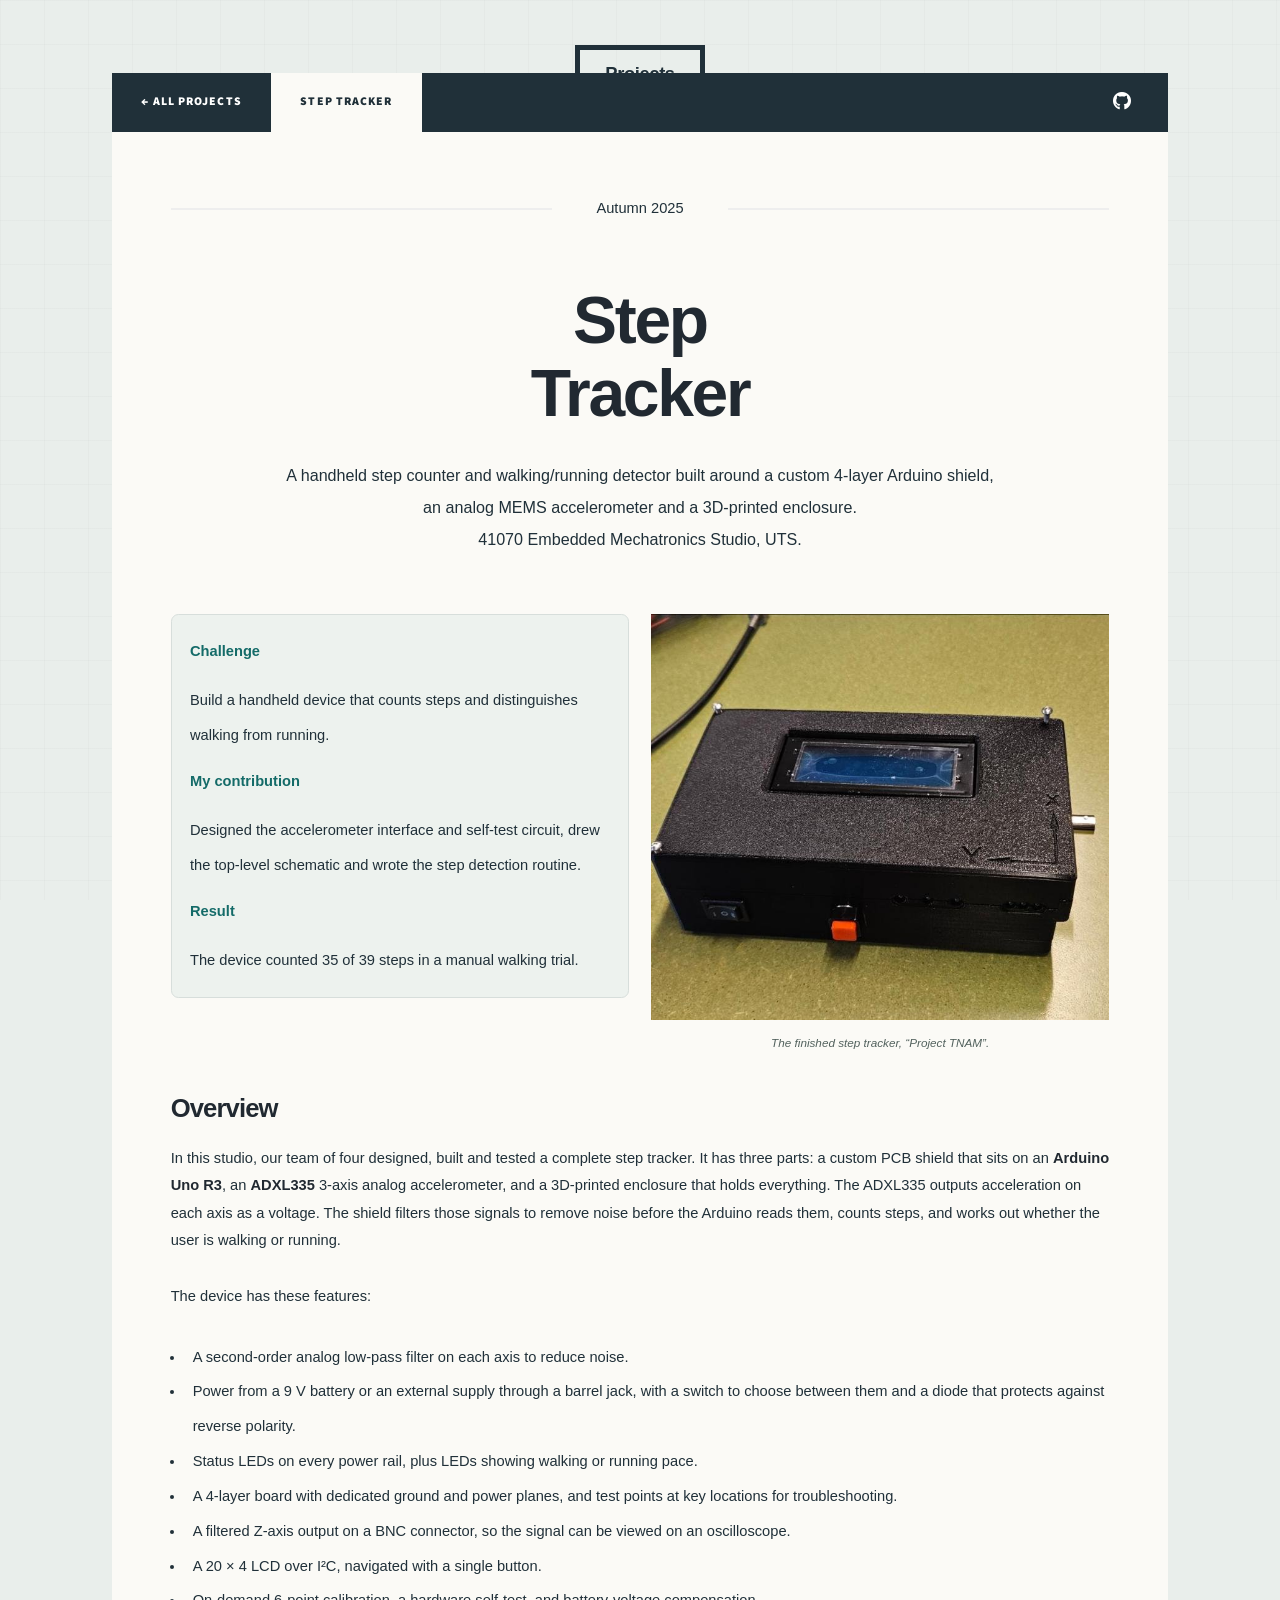
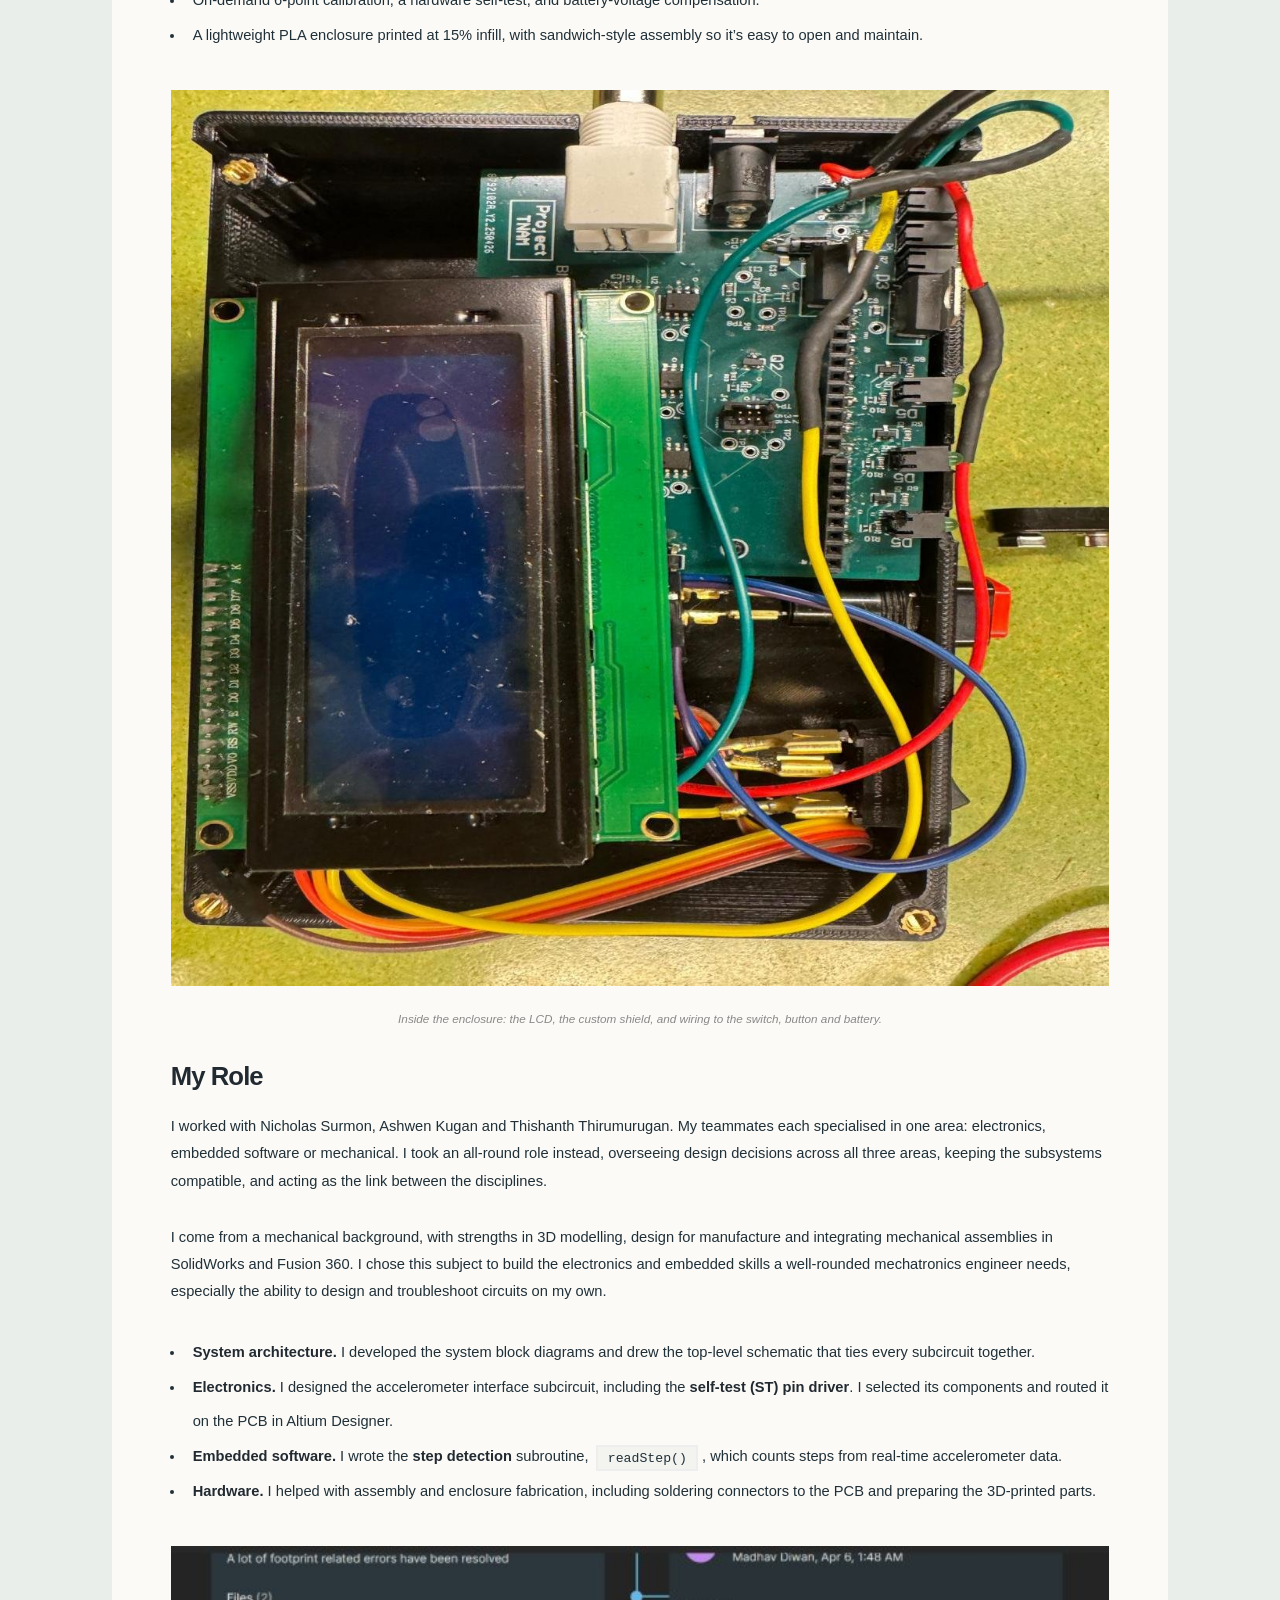
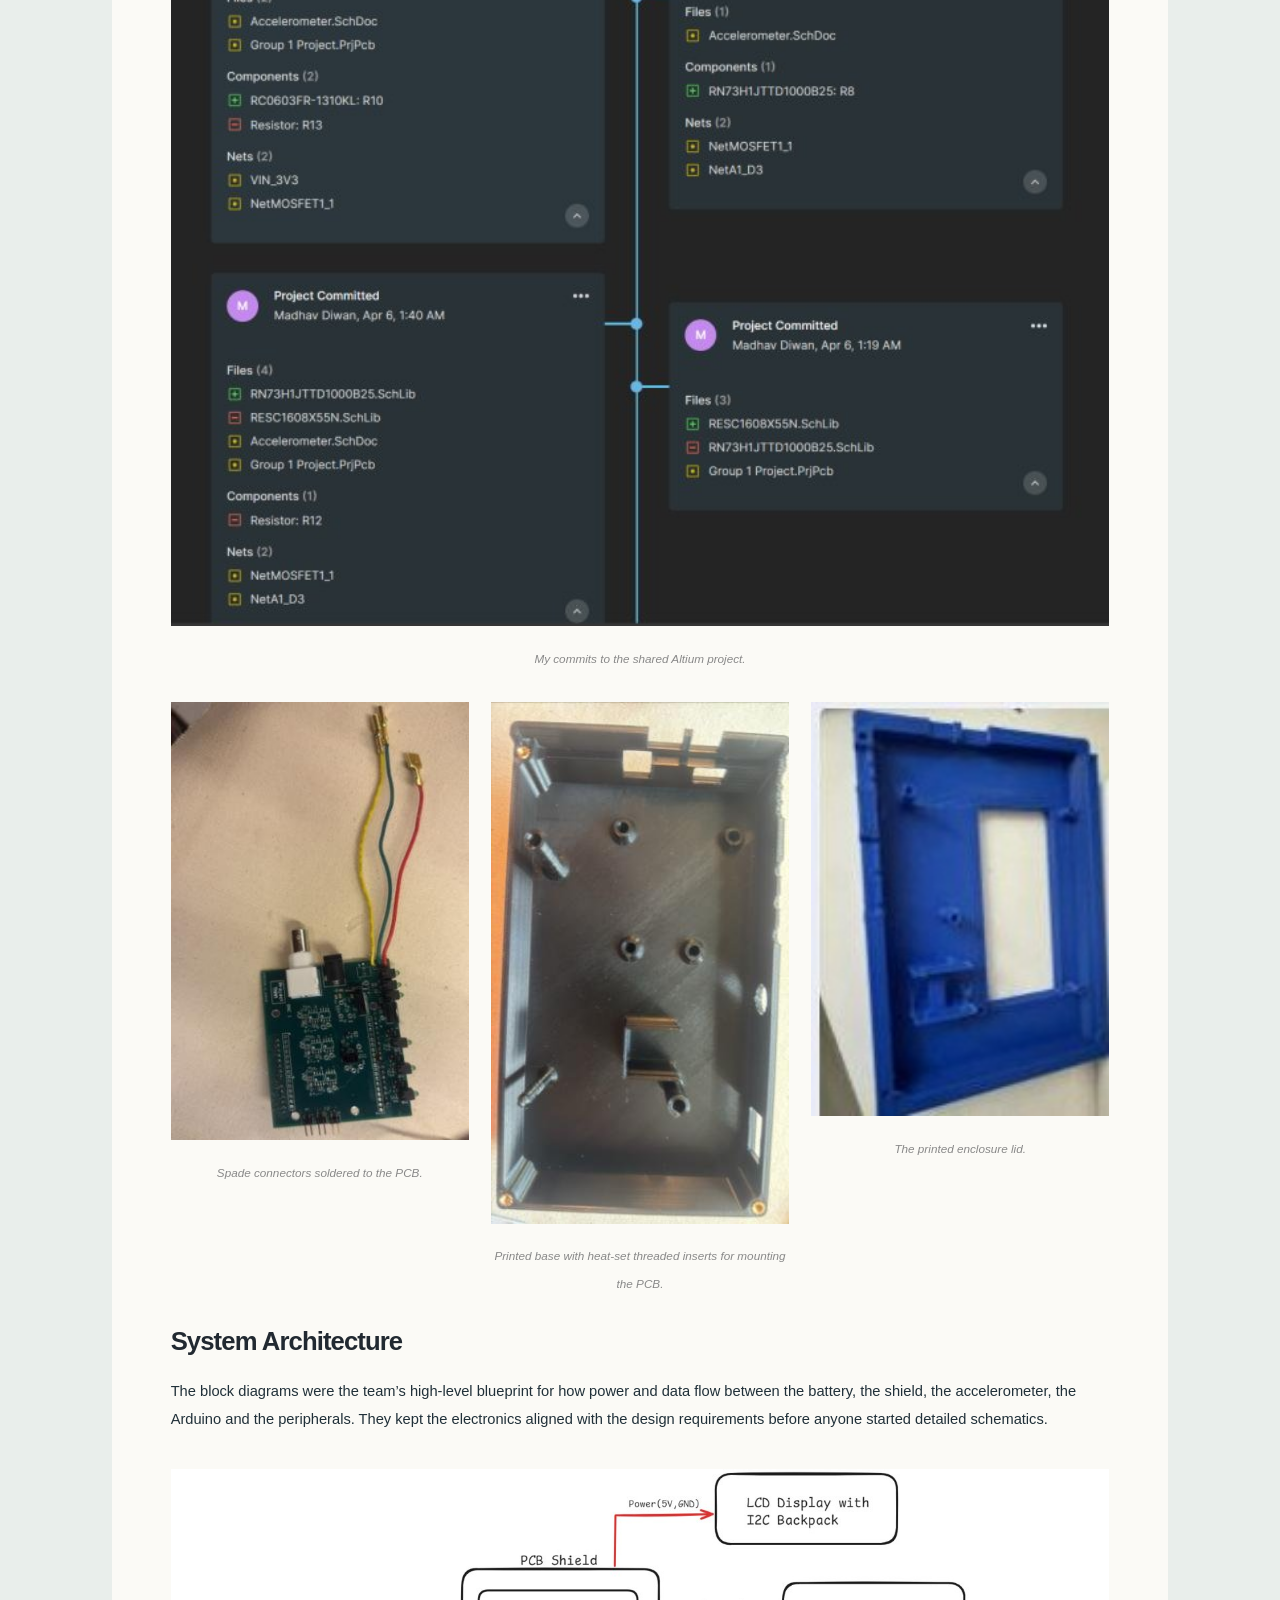
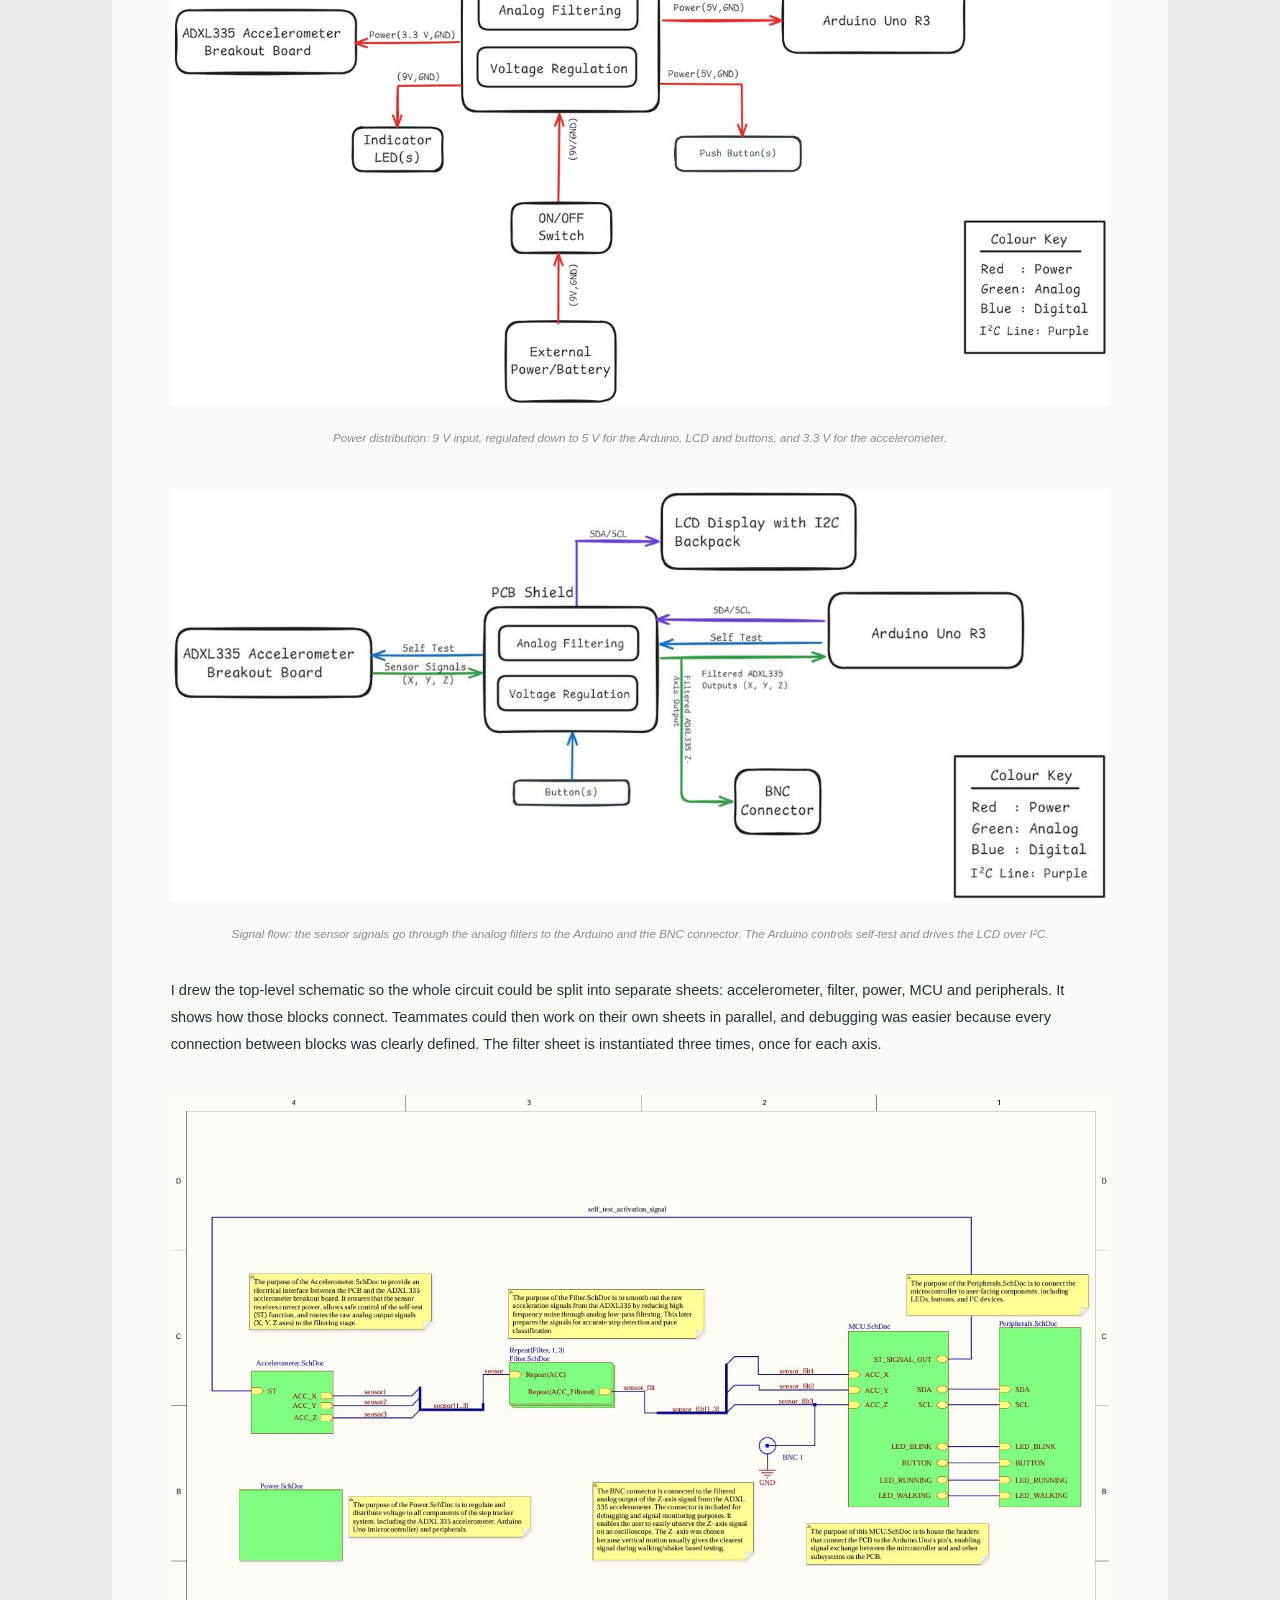
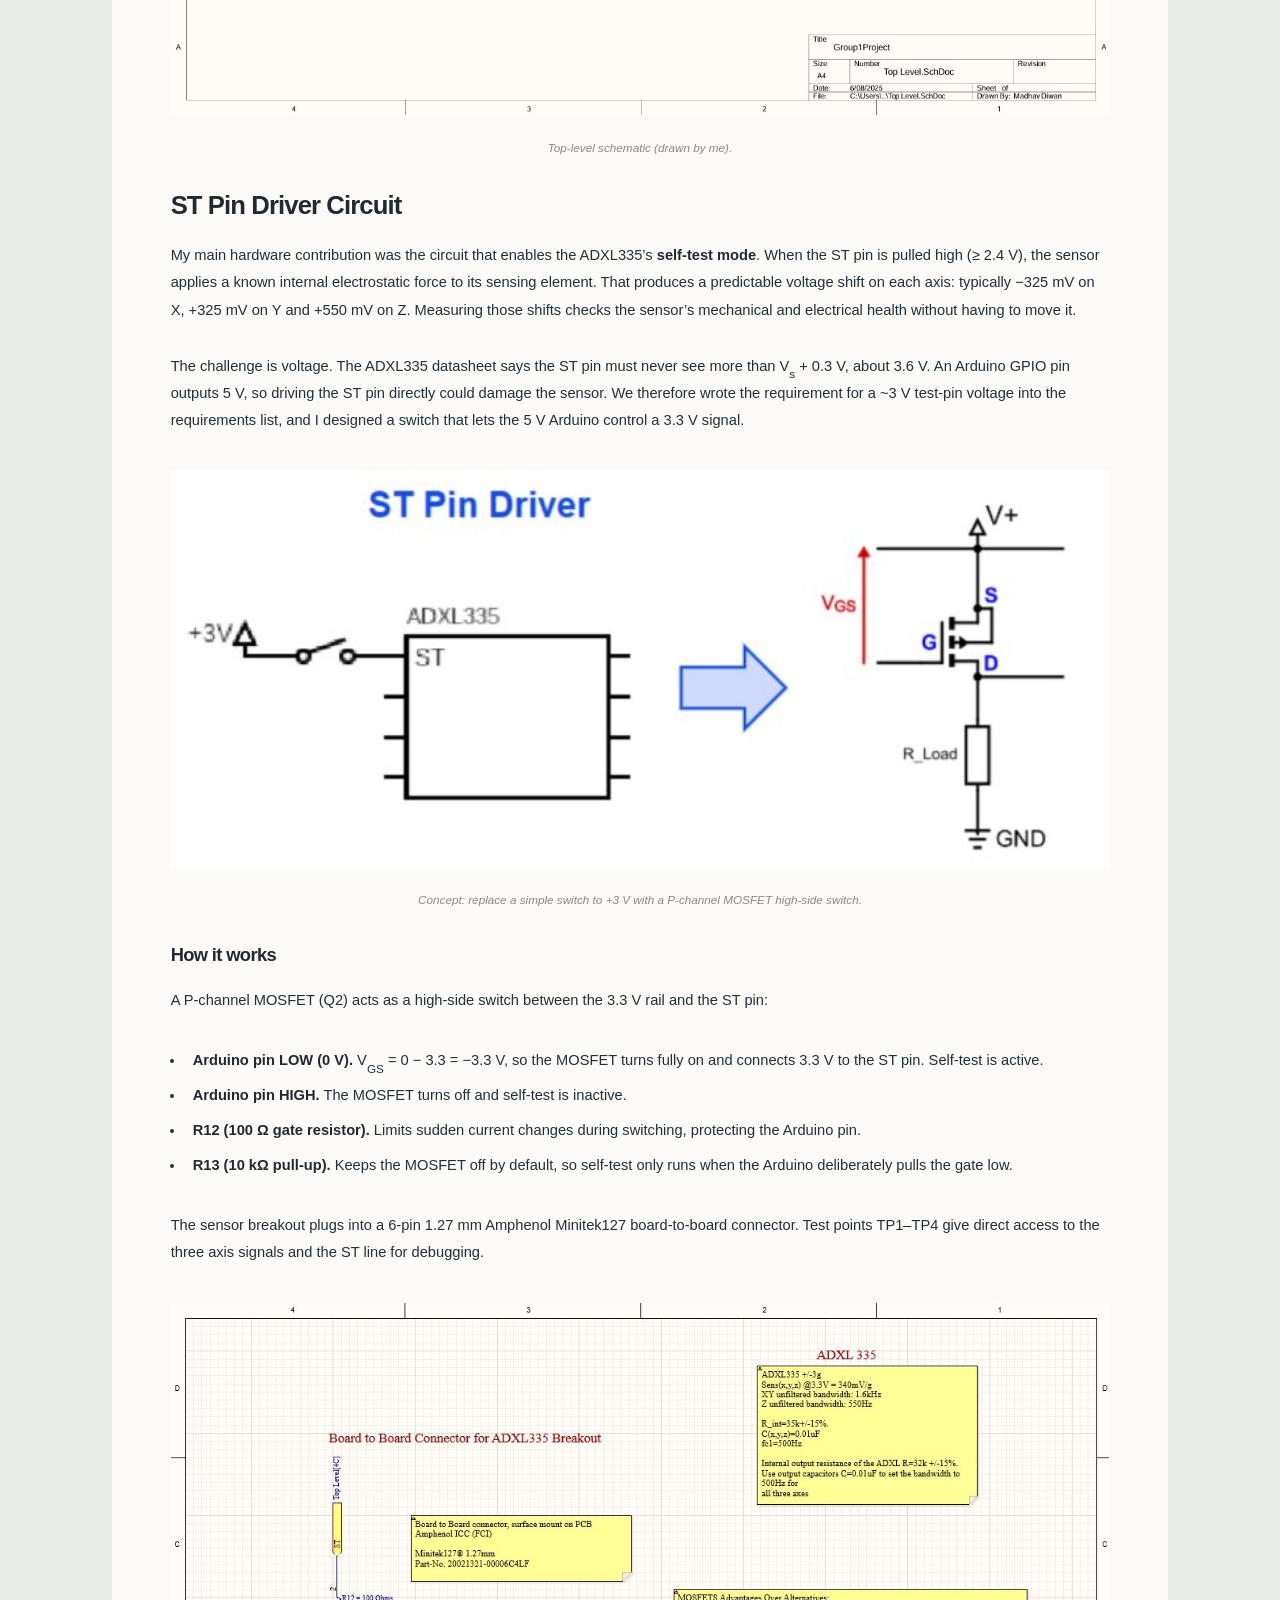
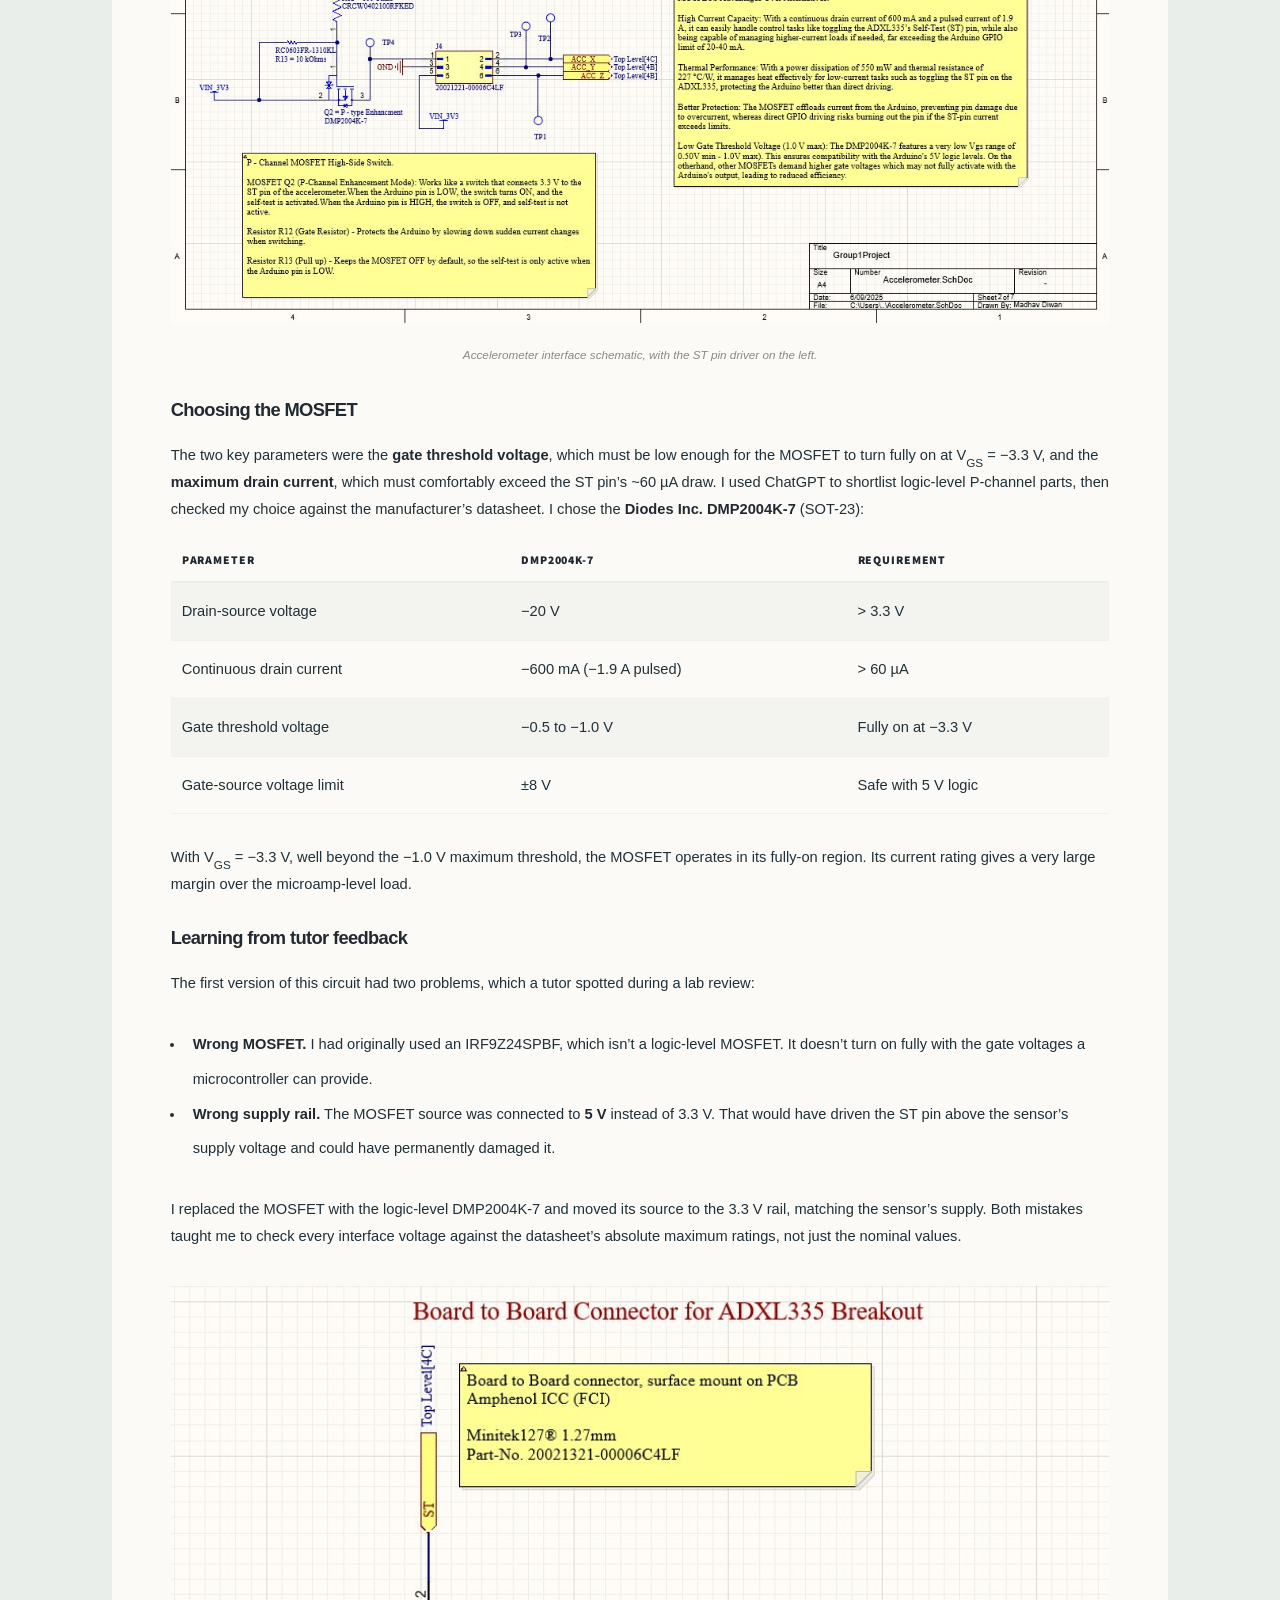
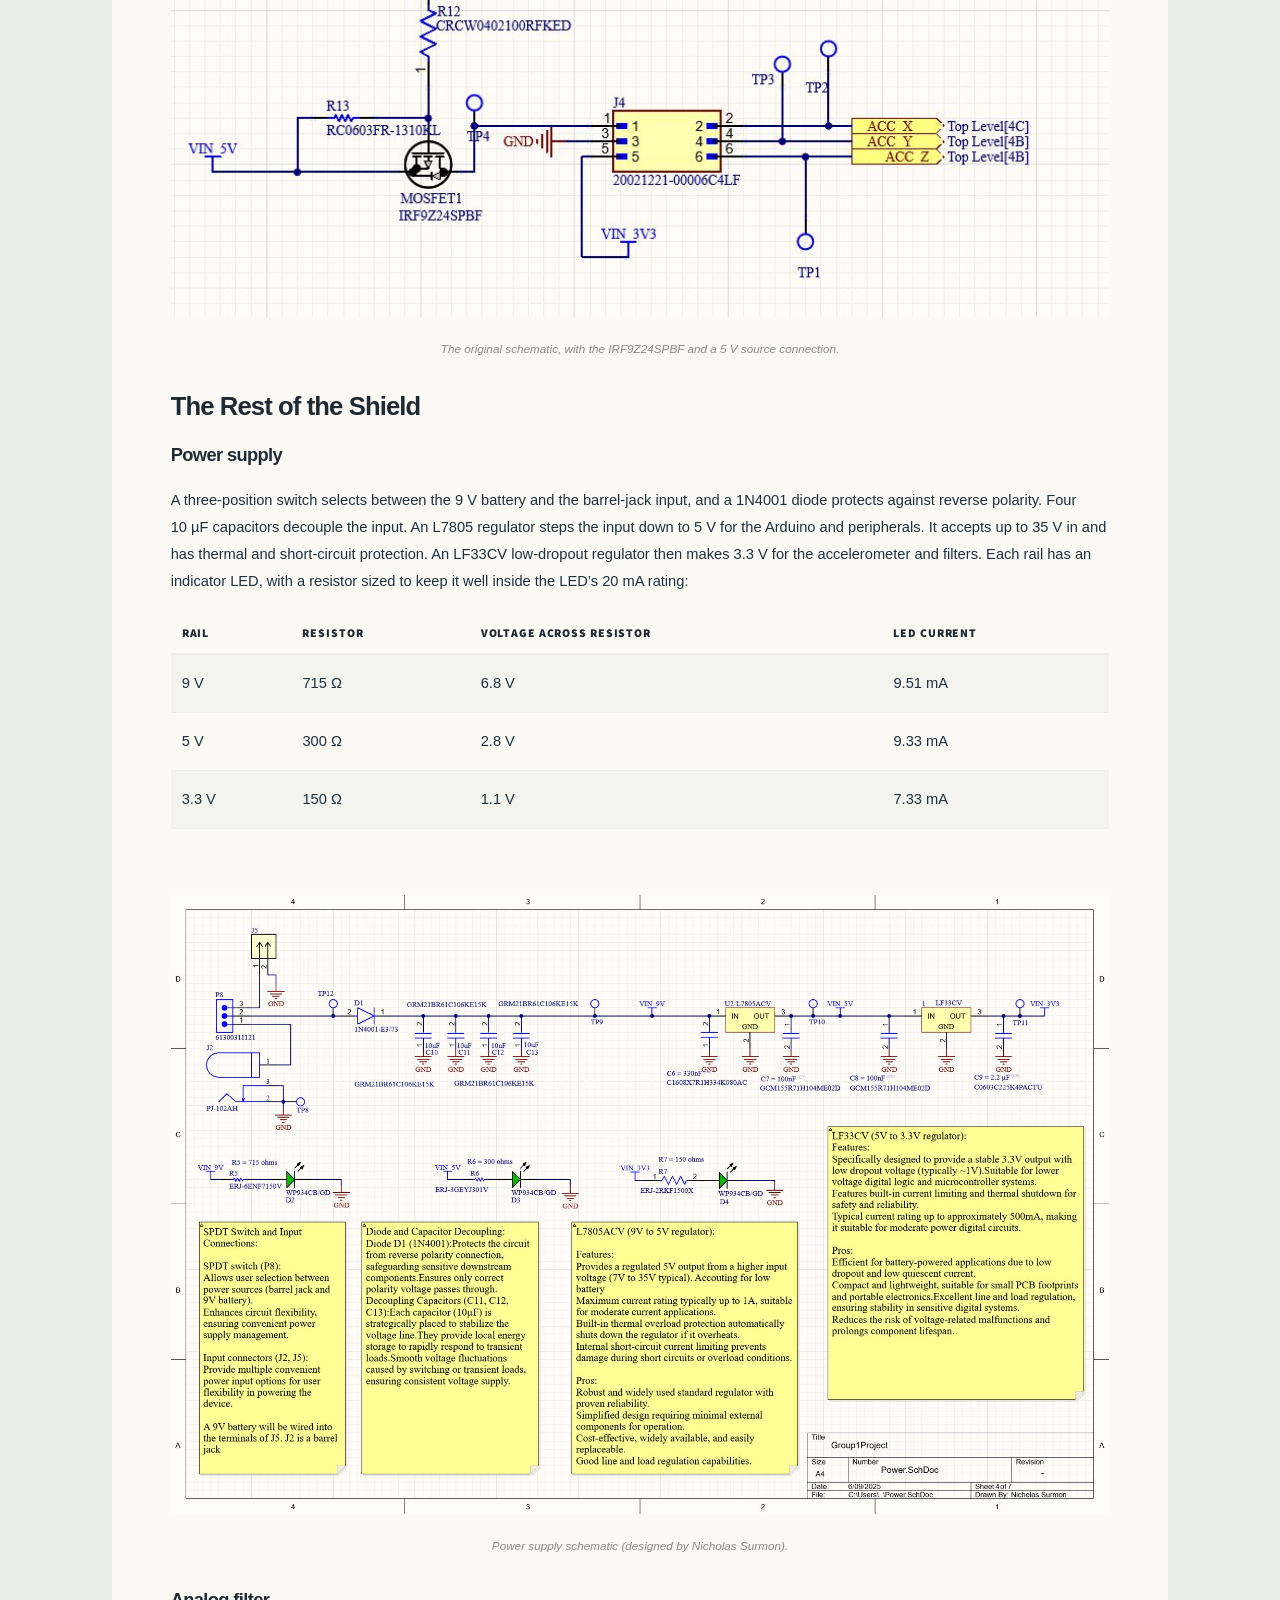
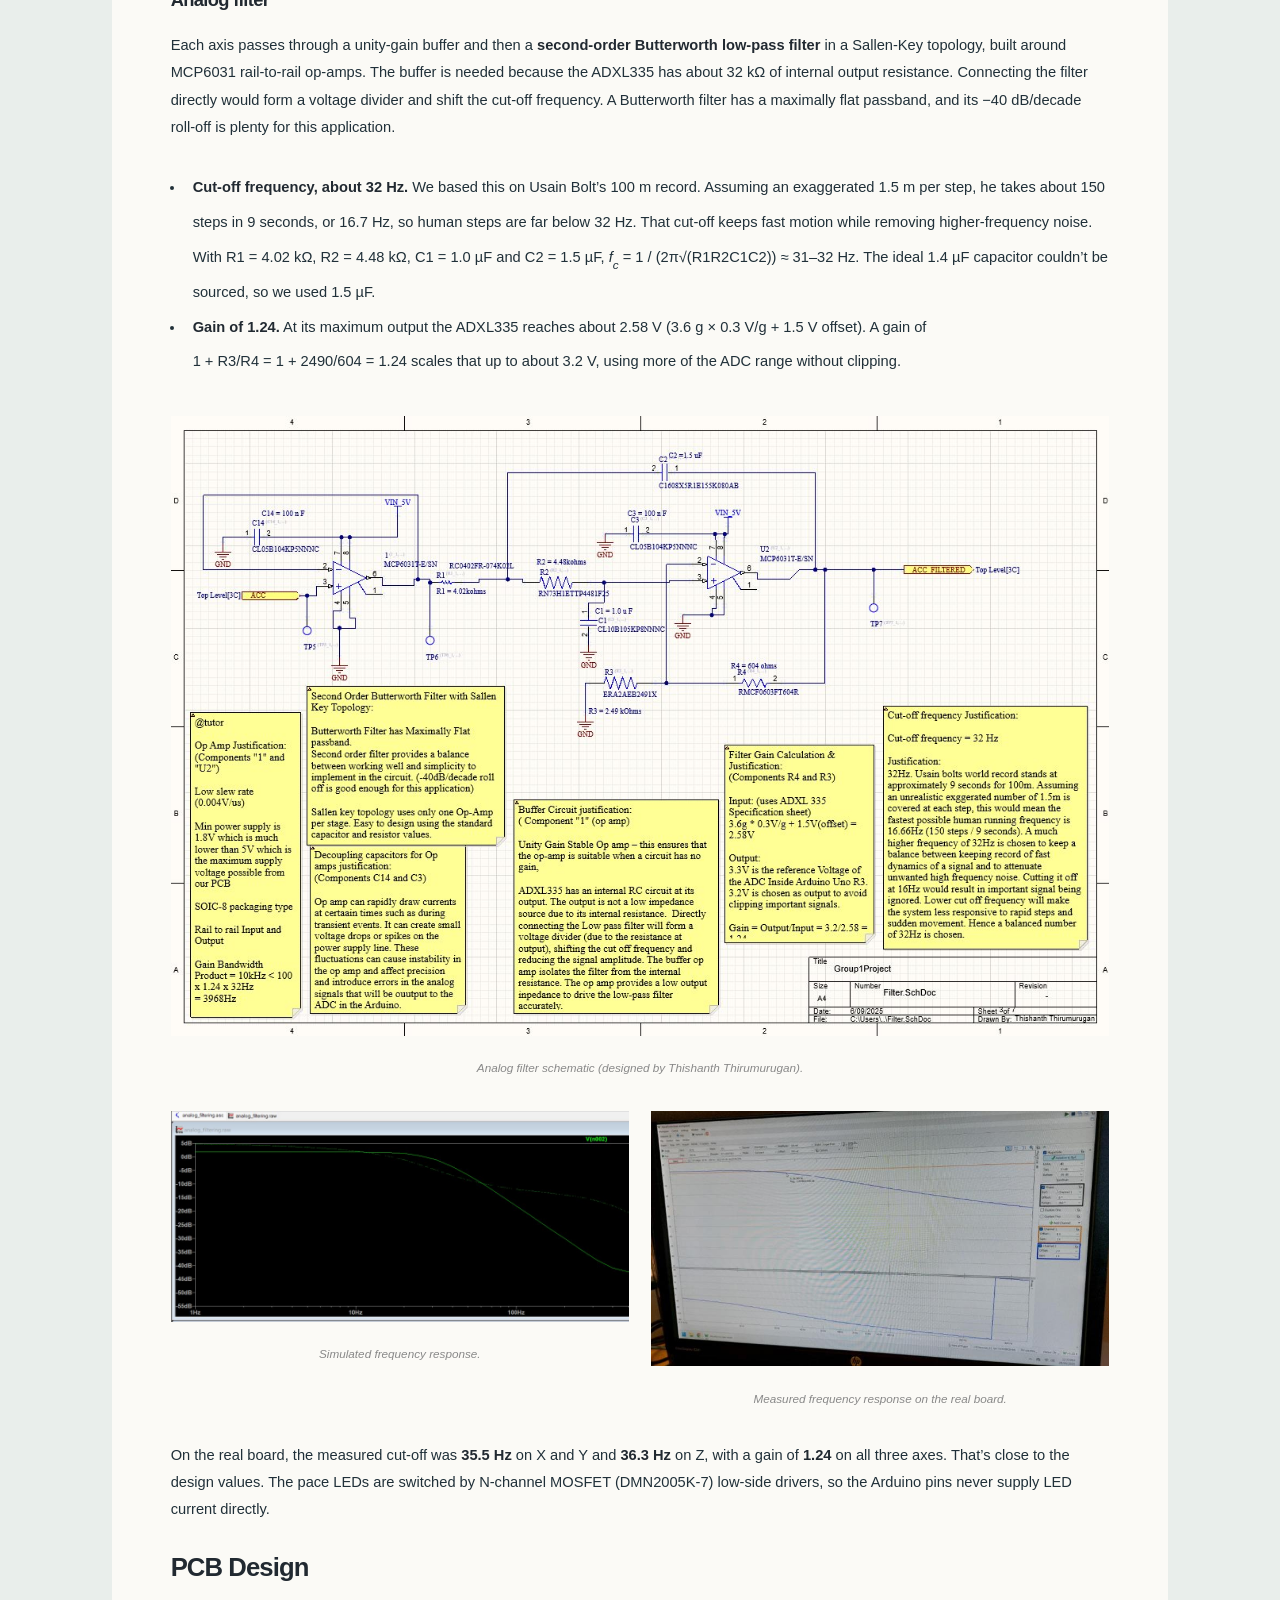
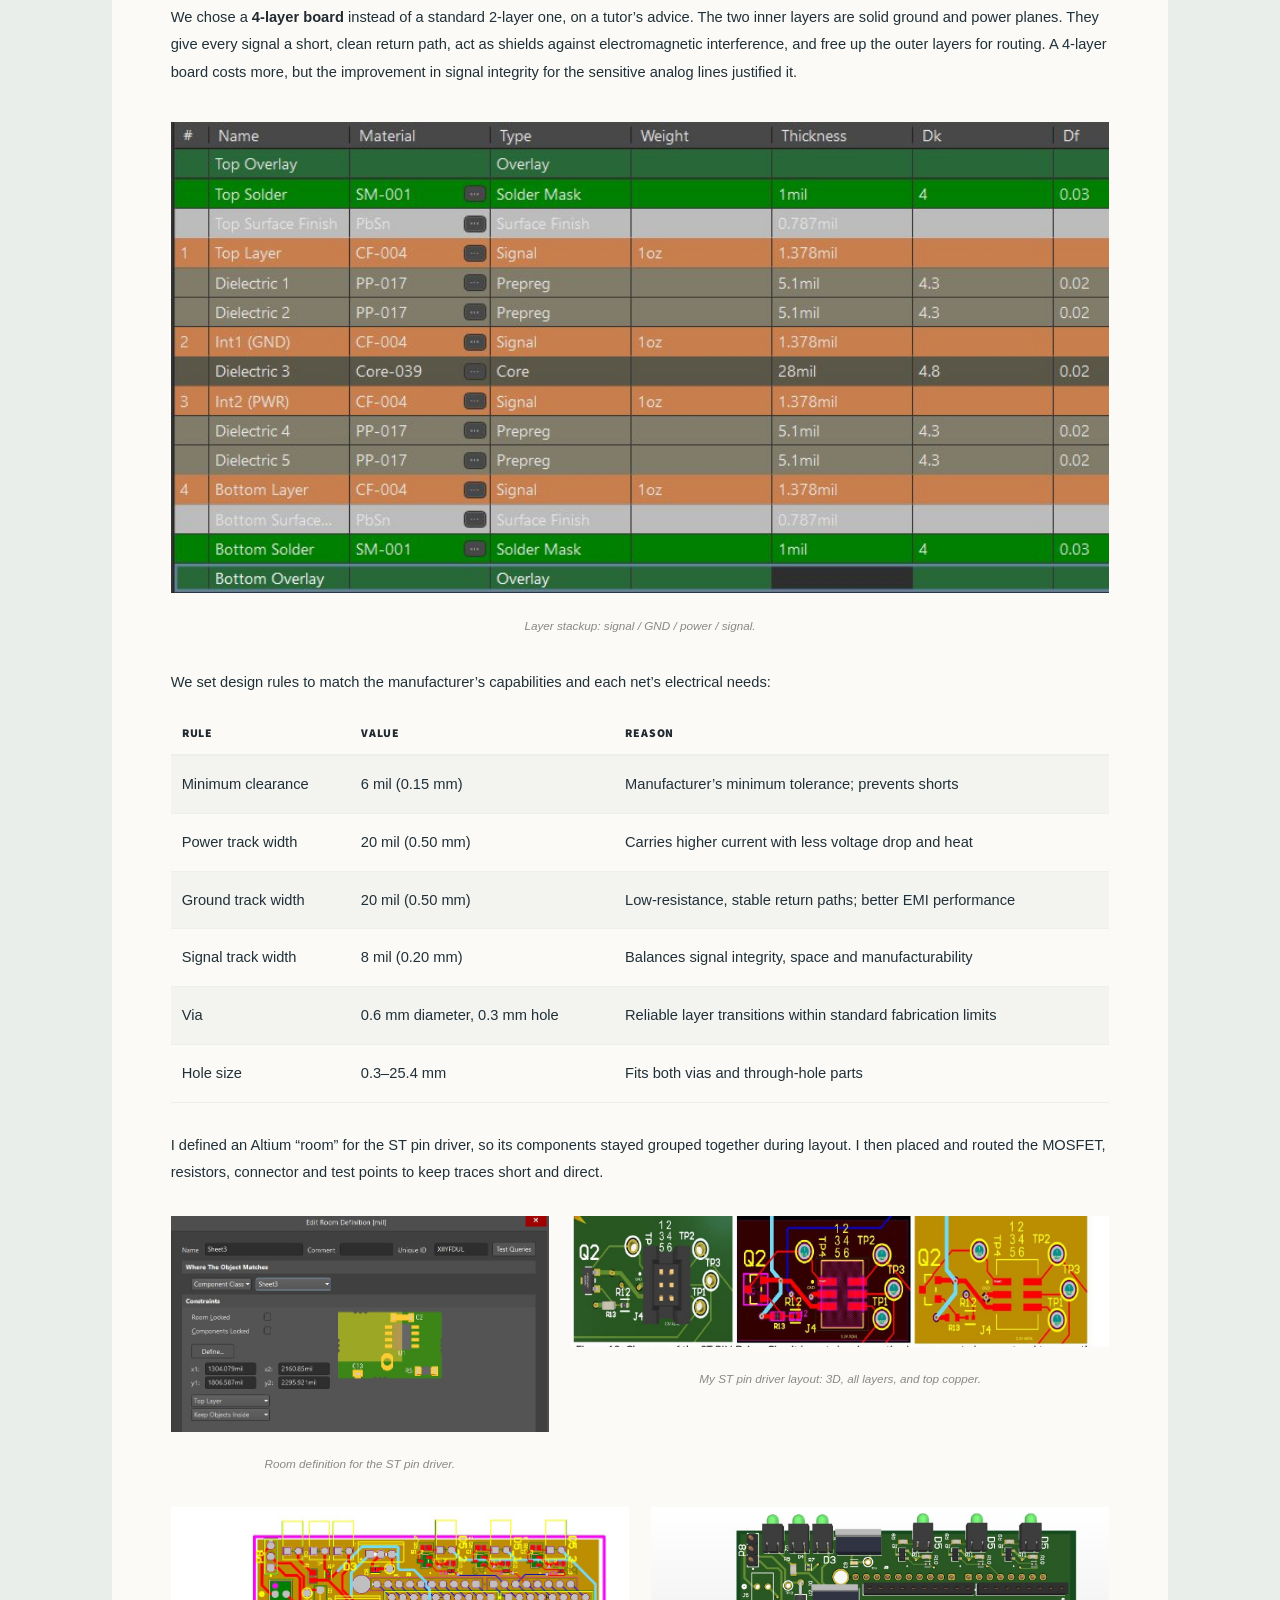
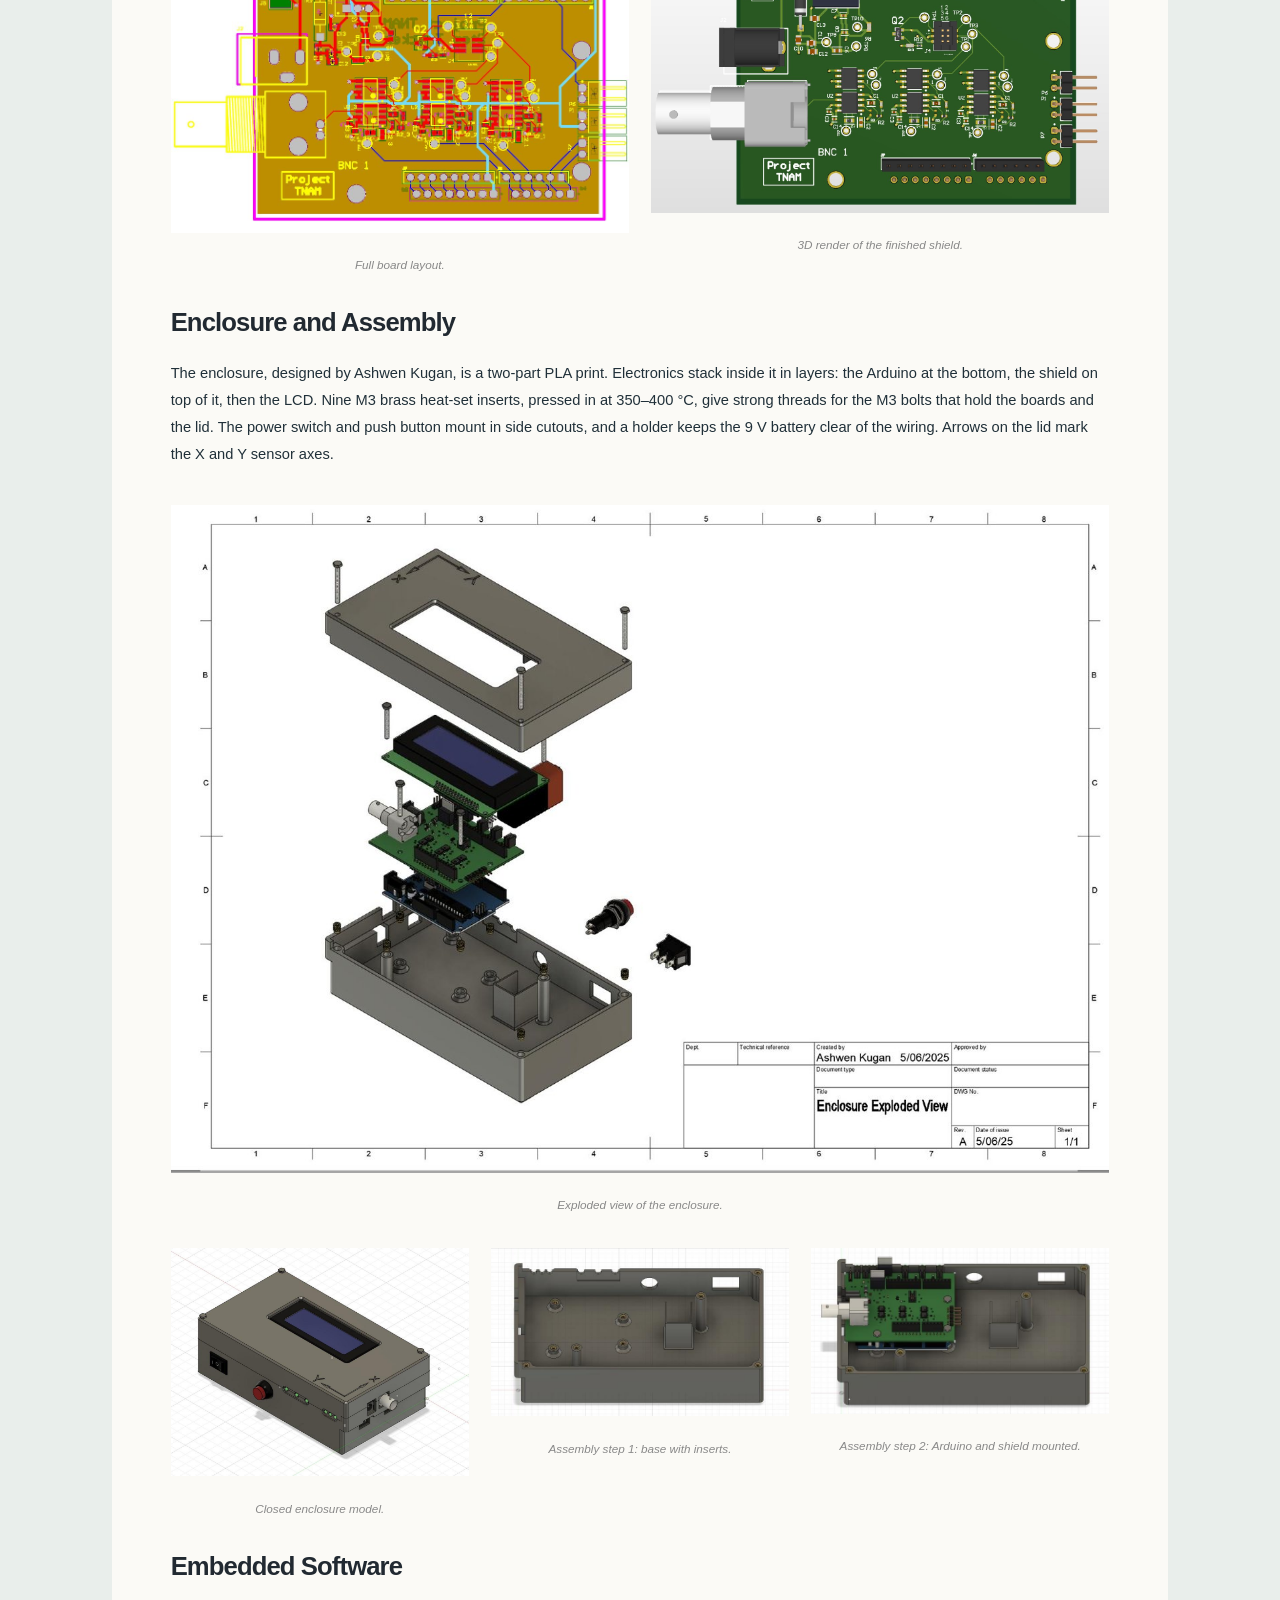
<file: step-tracker.html>
<!DOCTYPE HTML>
<!--
	Massively by HTML5 UP
	html5up.net | @ajlkn
	Free for personal and commercial use under the CCA 3.0 license (html5up.net/license)
-->
<html>
	<head>
		<title>Step Tracker - Madhav's Portfolio</title>
		<meta charset="utf-8" />
		<meta name="viewport" content="width=device-width, initial-scale=1, user-scalable=no" />
		<link rel="stylesheet" href="assets/css/main.css" />
		<noscript><link rel="stylesheet" href="assets/css/noscript.css" /></noscript>
		<style>
			.caption { display: block; margin: -1.25rem 0 2rem 0; font-size: 0.8rem; font-style: italic; color: #888; text-align: center; }
		</style>
	<link rel="stylesheet" href="assets/css/engineering.css" /></head>
	<body class="is-preload">

		<!-- Wrapper -->
			<div id="wrapper">

				<!-- Header -->
					<header id="header">
						<a href="index.html" class="logo">Projects</a>
					</header>

				<!-- Nav -->
					<nav id="nav">
						<ul class="links">
							<li><a href="index.html">&larr; All Projects</a></li>
							<li class="active"><a href="step-tracker.html">Step Tracker</a></li>
						</ul>
						<ul class="icons">
							<li><a href="#" class="icon brands fa-github"><span class="label">GitHub</span></a></li>
						</ul>
					</nav>

				<!-- Main -->
					<div id="main">

						<!-- Post -->
							<section class="post">
								<header class="major">
									<span class="date">Autumn 2025</span>
									<h1>Step<br />
									Tracker</h1>
									<p>A handheld step counter and walking/running detector built around a custom 4-layer Arduino shield,<br />
									an analog MEMS accelerometer and a 3D-printed enclosure.<br />
									41070 Embedded Mechatronics Studio, UTS.</p>
								</header>
								<section class="case-summary" aria-label="Project at a glance">
	<div class="case-summary-text">
		<dl>
			<dt>Challenge</dt><dd>Build a handheld device that counts steps and distinguishes walking from running.</dd>
			<dt>My contribution</dt><dd>Designed the accelerometer interface and self-test circuit, drew the top-level schematic and wrote the step detection routine.</dd>
			<dt>Result</dt><dd>The device counted 35 of 39 steps in a manual walking trial.</dd>
		</dl>
		
	</div>
	<div class="case-summary-media"><div class="image main"><img src="images/step-tracker/final-enclosure.jpg" alt="The finished step tracker in its black 3D-printed enclosure, with the LCD on top, a power switch and a red push button on the side" /></div>
								<span class="caption">The finished step tracker, &ldquo;Project TNAM&rdquo;.</span></div>
</section>

								<h2>Overview</h2>
								<p>In this studio, our team of four designed, built and tested a complete step tracker. It has three parts: a custom PCB shield that sits on an <strong>Arduino Uno R3</strong>, an <strong>ADXL335</strong> 3-axis analog accelerometer, and a 3D-printed enclosure that holds everything. The ADXL335 outputs acceleration on each axis as a voltage. The shield filters those signals to remove noise before the Arduino reads them, counts steps, and works out whether the user is walking or running.</p>
								<p>The device has these features:</p>
								<ul>
									<li>A second-order analog low-pass filter on each axis to reduce noise.</li>
									<li>Power from a 9&nbsp;V battery or an external supply through a barrel jack, with a switch to choose between them and a diode that protects against reverse polarity.</li>
									<li>Status LEDs on every power rail, plus LEDs showing walking or running pace.</li>
									<li>A 4-layer board with dedicated ground and power planes, and test points at key locations for troubleshooting.</li>
									<li>A filtered Z-axis output on a BNC connector, so the signal can be viewed on an oscilloscope.</li>
									<li>A 20&nbsp;&times;&nbsp;4 LCD over I&sup2;C, navigated with a single button.</li>
									<li>On-demand 6-point calibration, a hardware self-test, and battery-voltage compensation.</li>
									<li>A lightweight PLA enclosure printed at 15% infill, with sandwich-style assembly so it&rsquo;s easy to open and maintain.</li>
								</ul>
								<span class="image fit"><img src="images/step-tracker/inside-enclosure.jpg" alt="Inside the enclosure: the LCD, the green custom PCB shield and wiring" /></span>
								<span class="caption">Inside the enclosure: the LCD, the custom shield, and wiring to the switch, button and battery.</span>

								<h2>My Role</h2>
								<p>I worked with Nicholas Surmon, Ashwen Kugan and Thishanth Thirumurugan. My teammates each specialised in one area: electronics, embedded software or mechanical. I took an all-round role instead, overseeing design decisions across all three areas, keeping the subsystems compatible, and acting as the link between the disciplines.</p>
								<p>I come from a mechanical background, with strengths in 3D modelling, design for manufacture and integrating mechanical assemblies in SolidWorks and Fusion 360. I chose this subject to build the electronics and embedded skills a well-rounded mechatronics engineer needs, especially the ability to design and troubleshoot circuits on my own.</p>
								<ul>
									<li><strong>System architecture.</strong> I developed the system block diagrams and drew the top-level schematic that ties every subcircuit together.</li>
									<li><strong>Electronics.</strong> I designed the accelerometer interface subcircuit, including the <strong>self-test (ST) pin driver</strong>. I selected its components and routed it on the PCB in Altium Designer.</li>
									<li><strong>Embedded software.</strong> I wrote the <strong>step detection</strong> subroutine, <code>readStep()</code>, which counts steps from real-time accelerometer data.</li>
									<li><strong>Hardware.</strong> I helped with assembly and enclosure fabrication, including soldering connectors to the PCB and preparing the 3D-printed parts.</li>
								</ul>
								<span class="image fit"><img src="images/step-tracker/altium-commits.jpg" alt="Commit history in the Altium Designer collaboration tool" /></span>
								<span class="caption">My commits to the shared Altium project.</span>
								<div class="row">
									<div class="col-4 col-12-small">
										<span class="image fit"><img src="images/step-tracker/pcb-assembled.jpg" alt="Assembled PCB with spade connector wires soldered on" /></span>
										<span class="caption">Spade connectors soldered to the PCB.</span>
									</div>
									<div class="col-4 col-12-small">
										<span class="image fit"><img src="images/step-tracker/enclosure-base-print.jpg" alt="3D-printed enclosure base with heat-set threaded inserts" /></span>
										<span class="caption">Printed base with heat-set threaded inserts for mounting the PCB.</span>
									</div>
									<div class="col-4 col-12-small">
										<span class="image fit"><img src="images/step-tracker/lid-print.jpg" alt="The 3D-printed enclosure lid" /></span>
										<span class="caption">The printed enclosure lid.</span>
									</div>
								</div>

								<h2>System Architecture</h2>
								<p>The block diagrams were the team&rsquo;s high-level blueprint for how power and data flow between the battery, the shield, the accelerometer, the Arduino and the peripherals. They kept the electronics aligned with the design requirements before anyone started detailed schematics.</p>
								<span class="image fit"><img src="images/step-tracker/power-block-diagram.jpg" alt="Power block diagram showing 9 V, 5 V and 3.3 V distribution" /></span>
								<span class="caption">Power distribution: 9&nbsp;V input, regulated down to 5&nbsp;V for the Arduino, LCD and buttons, and 3.3&nbsp;V for the accelerometer.</span>
								<span class="image fit"><img src="images/step-tracker/signal-block-diagram.jpg" alt="Signal block diagram showing analog, digital and I2C connections" /></span>
								<span class="caption">Signal flow: the sensor signals go through the analog filters to the Arduino and the BNC connector. The Arduino controls self-test and drives the LCD over I&sup2;C.</span>
								<p>I drew the top-level schematic so the whole circuit could be split into separate sheets: accelerometer, filter, power, MCU and peripherals. It shows how those blocks connect. Teammates could then work on their own sheets in parallel, and debugging was easier because every connection between blocks was clearly defined. The filter sheet is instantiated three times, once for each axis.</p>
								<span class="image fit"><img src="images/step-tracker/top-level-schematic.jpg" alt="Top-level schematic connecting the accelerometer, filter, MCU, peripherals and power sheets" /></span>
								<span class="caption">Top-level schematic (drawn by me).</span>

								<h2>ST Pin Driver Circuit</h2>
								<p>My main hardware contribution was the circuit that enables the ADXL335&rsquo;s <strong>self-test mode</strong>. When the ST pin is pulled high (&ge;&nbsp;2.4&nbsp;V), the sensor applies a known internal electrostatic force to its sensing element. That produces a predictable voltage shift on each axis: typically &minus;325&nbsp;mV on X, +325&nbsp;mV on Y and +550&nbsp;mV on Z. Measuring those shifts checks the sensor&rsquo;s mechanical and electrical health without having to move it.</p>
								<p>The challenge is voltage. The ADXL335 datasheet says the ST pin must never see more than V<sub>s</sub>&nbsp;+&nbsp;0.3&nbsp;V, about 3.6&nbsp;V. An Arduino GPIO pin outputs 5&nbsp;V, so driving the ST pin directly could damage the sensor. We therefore wrote the requirement for a ~3&nbsp;V test-pin voltage into the requirements list, and I designed a switch that lets the 5&nbsp;V Arduino control a 3.3&nbsp;V signal.</p>
								<span class="image fit"><img src="images/step-tracker/st-driver-concept.jpg" alt="Concept of the ST pin driver: a switch to 3 V replaced by a P-channel MOSFET" /></span>
								<span class="caption">Concept: replace a simple switch to +3&nbsp;V with a P-channel MOSFET high-side switch.</span>

								<h3>How it works</h3>
								<p>A P-channel MOSFET (Q2) acts as a high-side switch between the 3.3&nbsp;V rail and the ST pin:</p>
								<ul>
									<li><strong>Arduino pin LOW (0&nbsp;V).</strong> V<sub>GS</sub>&nbsp;=&nbsp;0&nbsp;&minus;&nbsp;3.3&nbsp;=&nbsp;&minus;3.3&nbsp;V, so the MOSFET turns fully on and connects 3.3&nbsp;V to the ST pin. Self-test is active.</li>
									<li><strong>Arduino pin HIGH.</strong> The MOSFET turns off and self-test is inactive.</li>
									<li><strong>R12 (100&nbsp;&Omega; gate resistor).</strong> Limits sudden current changes during switching, protecting the Arduino pin.</li>
									<li><strong>R13 (10&nbsp;k&Omega; pull-up).</strong> Keeps the MOSFET off by default, so self-test only runs when the Arduino deliberately pulls the gate low.</li>
								</ul>
								<p>The sensor breakout plugs into a 6-pin 1.27&nbsp;mm Amphenol Minitek127 board-to-board connector. Test points TP1&ndash;TP4 give direct access to the three axis signals and the ST line for debugging.</p>
								<span class="image fit"><img src="images/step-tracker/accelerometer-schematic.jpg" alt="Accelerometer interface schematic with the P-channel MOSFET ST pin driver and board-to-board connector" /></span>
								<span class="caption">Accelerometer interface schematic, with the ST pin driver on the left.</span>

								<h3>Choosing the MOSFET</h3>
								<p>The two key parameters were the <strong>gate threshold voltage</strong>, which must be low enough for the MOSFET to turn fully on at V<sub>GS</sub>&nbsp;=&nbsp;&minus;3.3&nbsp;V, and the <strong>maximum drain current</strong>, which must comfortably exceed the ST pin&rsquo;s ~60&nbsp;&micro;A draw. I used ChatGPT to shortlist logic-level P-channel parts, then checked my choice against the manufacturer&rsquo;s datasheet. I chose the <strong>Diodes Inc. DMP2004K-7</strong> (SOT-23):</p>
								<div class="table-wrapper">
									<table>
										<thead>
											<tr><th>Parameter</th><th>DMP2004K-7</th><th>Requirement</th></tr>
										</thead>
										<tbody>
											<tr><td>Drain-source voltage</td><td>&minus;20&nbsp;V</td><td>&gt; 3.3&nbsp;V</td></tr>
											<tr><td>Continuous drain current</td><td>&minus;600&nbsp;mA (&minus;1.9&nbsp;A pulsed)</td><td>&gt; 60&nbsp;&micro;A</td></tr>
											<tr><td>Gate threshold voltage</td><td>&minus;0.5 to &minus;1.0&nbsp;V</td><td>Fully on at &minus;3.3&nbsp;V</td></tr>
											<tr><td>Gate-source voltage limit</td><td>&plusmn;8&nbsp;V</td><td>Safe with 5&nbsp;V logic</td></tr>
										</tbody>
									</table>
								</div>
								<p>With V<sub>GS</sub>&nbsp;=&nbsp;&minus;3.3&nbsp;V, well beyond the &minus;1.0&nbsp;V maximum threshold, the MOSFET operates in its fully-on region. Its current rating gives a very large margin over the microamp-level load.</p>

								<h3>Learning from tutor feedback</h3>
								<p>The first version of this circuit had two problems, which a tutor spotted during a lab review:</p>
								<ul>
									<li><strong>Wrong MOSFET.</strong> I had originally used an IRF9Z24SPBF, which isn&rsquo;t a logic-level MOSFET. It doesn&rsquo;t turn on fully with the gate voltages a microcontroller can provide.</li>
									<li><strong>Wrong supply rail.</strong> The MOSFET source was connected to <strong>5&nbsp;V</strong> instead of 3.3&nbsp;V. That would have driven the ST pin above the sensor&rsquo;s supply voltage and could have permanently damaged it.</li>
								</ul>
								<p>I replaced the MOSFET with the logic-level DMP2004K-7 and moved its source to the 3.3&nbsp;V rail, matching the sensor&rsquo;s supply. Both mistakes taught me to check every interface voltage against the datasheet&rsquo;s absolute maximum ratings, not just the nominal values.</p>
								<span class="image fit"><img src="images/step-tracker/faulty-schematic.jpg" alt="Original faulty schematic using the IRF9Z24SPBF with its source tied to 5 V" /></span>
								<span class="caption">The original schematic, with the IRF9Z24SPBF and a 5&nbsp;V source connection.</span>

								<h2>The Rest of the Shield</h2>
								<h3>Power supply</h3>
								<p>A three-position switch selects between the 9&nbsp;V battery and the barrel-jack input, and a 1N4001 diode protects against reverse polarity. Four 10&nbsp;&micro;F capacitors decouple the input. An L7805 regulator steps the input down to 5&nbsp;V for the Arduino and peripherals. It accepts up to 35&nbsp;V in and has thermal and short-circuit protection. An LF33CV low-dropout regulator then makes 3.3&nbsp;V for the accelerometer and filters. Each rail has an indicator LED, with a resistor sized to keep it well inside the LED&rsquo;s 20&nbsp;mA rating:</p>
								<div class="table-wrapper">
									<table>
										<thead>
											<tr><th>Rail</th><th>Resistor</th><th>Voltage across resistor</th><th>LED current</th></tr>
										</thead>
										<tbody>
											<tr><td>9&nbsp;V</td><td>715&nbsp;&Omega;</td><td>6.8&nbsp;V</td><td>9.51&nbsp;mA</td></tr>
											<tr><td>5&nbsp;V</td><td>300&nbsp;&Omega;</td><td>2.8&nbsp;V</td><td>9.33&nbsp;mA</td></tr>
											<tr><td>3.3&nbsp;V</td><td>150&nbsp;&Omega;</td><td>1.1&nbsp;V</td><td>7.33&nbsp;mA</td></tr>
										</tbody>
									</table>
								</div>
								<span class="image fit"><img src="images/step-tracker/power-schematic.jpg" alt="Power supply schematic with SPDT switch, reverse-polarity diode, L7805 and LF33CV regulators and rail LEDs" /></span>
								<span class="caption">Power supply schematic (designed by Nicholas Surmon).</span>

								<h3>Analog filter</h3>
								<p>Each axis passes through a unity-gain buffer and then a <strong>second-order Butterworth low-pass filter</strong> in a Sallen-Key topology, built around MCP6031 rail-to-rail op-amps. The buffer is needed because the ADXL335 has about 32&nbsp;k&Omega; of internal output resistance. Connecting the filter directly would form a voltage divider and shift the cut-off frequency. A Butterworth filter has a maximally flat passband, and its &minus;40&nbsp;dB/decade roll-off is plenty for this application.</p>
								<ul>
									<li><strong>Cut-off frequency, about 32&nbsp;Hz.</strong> We based this on Usain Bolt&rsquo;s 100&nbsp;m record. Assuming an exaggerated 1.5&nbsp;m per step, he takes about 150 steps in 9 seconds, or 16.7&nbsp;Hz, so human steps are far below 32&nbsp;Hz. That cut-off keeps fast motion while removing higher-frequency noise. With R1&nbsp;=&nbsp;4.02&nbsp;k&Omega;, R2&nbsp;=&nbsp;4.48&nbsp;k&Omega;, C1&nbsp;=&nbsp;1.0&nbsp;&micro;F and C2&nbsp;=&nbsp;1.5&nbsp;&micro;F, <em>f<sub>c</sub></em>&nbsp;=&nbsp;1&nbsp;/&nbsp;(2&pi;&radic;(R1R2C1C2)) &asymp;&nbsp;31&ndash;32&nbsp;Hz. The ideal 1.4&nbsp;&micro;F capacitor couldn&rsquo;t be sourced, so we used 1.5&nbsp;&micro;F.</li>
									<li><strong>Gain of 1.24.</strong> At its maximum output the ADXL335 reaches about 2.58&nbsp;V (3.6&nbsp;g &times; 0.3&nbsp;V/g + 1.5&nbsp;V offset). A gain of 1&nbsp;+&nbsp;R3/R4&nbsp;=&nbsp;1&nbsp;+&nbsp;2490/604&nbsp;=&nbsp;1.24 scales that up to about 3.2&nbsp;V, using more of the ADC range without clipping.</li>
								</ul>
								<span class="image fit"><img src="images/step-tracker/filter-schematic.jpg" alt="Analog filter schematic with buffer and Sallen-Key low-pass stage" /></span>
								<span class="caption">Analog filter schematic (designed by Thishanth Thirumurugan).</span>
								<div class="row">
									<div class="col-6 col-12-small">
										<span class="image fit"><img src="images/step-tracker/filter-simulated.jpg" alt="Simulated filter frequency response" /></span>
										<span class="caption">Simulated frequency response.</span>
									</div>
									<div class="col-6 col-12-small">
										<span class="image fit"><img src="images/step-tracker/filter-measured.jpg" alt="Measured filter frequency response on the lab analyser" /></span>
										<span class="caption">Measured frequency response on the real board.</span>
									</div>
								</div>
								<p>On the real board, the measured cut-off was <strong>35.5&nbsp;Hz</strong> on X and Y and <strong>36.3&nbsp;Hz</strong> on Z, with a gain of <strong>1.24</strong> on all three axes. That&rsquo;s close to the design values. The pace LEDs are switched by N-channel MOSFET (DMN2005K-7) low-side drivers, so the Arduino pins never supply LED current directly.</p>

								<h2>PCB Design</h2>
								<p>We chose a <strong>4-layer board</strong> instead of a standard 2-layer one, on a tutor&rsquo;s advice. The two inner layers are solid ground and power planes. They give every signal a short, clean return path, act as shields against electromagnetic interference, and free up the outer layers for routing. A 4-layer board costs more, but the improvement in signal integrity for the sensitive analog lines justified it.</p>
								<span class="image fit"><img src="images/step-tracker/pcb-stackup.jpg" alt="4-layer PCB stackup: top signal, ground plane, power plane, bottom signal" /></span>
								<span class="caption">Layer stackup: signal / GND / power / signal.</span>
								<p>We set design rules to match the manufacturer&rsquo;s capabilities and each net&rsquo;s electrical needs:</p>
								<div class="table-wrapper">
									<table>
										<thead>
											<tr><th>Rule</th><th>Value</th><th>Reason</th></tr>
										</thead>
										<tbody>
											<tr><td>Minimum clearance</td><td>6&nbsp;mil (0.15&nbsp;mm)</td><td>Manufacturer&rsquo;s minimum tolerance; prevents shorts</td></tr>
											<tr><td>Power track width</td><td>20&nbsp;mil (0.50&nbsp;mm)</td><td>Carries higher current with less voltage drop and heat</td></tr>
											<tr><td>Ground track width</td><td>20&nbsp;mil (0.50&nbsp;mm)</td><td>Low-resistance, stable return paths; better EMI performance</td></tr>
											<tr><td>Signal track width</td><td>8&nbsp;mil (0.20&nbsp;mm)</td><td>Balances signal integrity, space and manufacturability</td></tr>
											<tr><td>Via</td><td>0.6&nbsp;mm diameter, 0.3&nbsp;mm hole</td><td>Reliable layer transitions within standard fabrication limits</td></tr>
											<tr><td>Hole size</td><td>0.3&ndash;25.4&nbsp;mm</td><td>Fits both vias and through-hole parts</td></tr>
										</tbody>
									</table>
								</div>
								<p>I defined an Altium &ldquo;room&rdquo; for the ST pin driver, so its components stayed grouped together during layout. I then placed and routed the MOSFET, resistors, connector and test points to keep traces short and direct.</p>
								<div class="row">
									<div class="col-5 col-12-small">
										<span class="image fit"><img src="images/step-tracker/room-definition.jpg" alt="Altium room definition for the ST pin driver" /></span>
										<span class="caption">Room definition for the ST pin driver.</span>
									</div>
									<div class="col-7 col-12-small">
										<span class="image fit"><img src="images/step-tracker/st-driver-layout.jpg" alt="Close-up of the ST pin driver layout in 3D, all layers, and top layer views" /></span>
										<span class="caption">My ST pin driver layout: 3D, all layers, and top copper.</span>
									</div>
								</div>
								<div class="row">
									<div class="col-6 col-12-small">
										<span class="image fit"><img src="images/step-tracker/pcb-layout.jpg" alt="Full PCB layout" /></span>
										<span class="caption">Full board layout.</span>
									</div>
									<div class="col-6 col-12-small">
										<span class="image fit"><img src="images/step-tracker/pcb-3d.jpg" alt="3D render of the finished PCB shield" /></span>
										<span class="caption">3D render of the finished shield.</span>
									</div>
								</div>

								<h2>Enclosure and Assembly</h2>
								<p>The enclosure, designed by Ashwen Kugan, is a two-part PLA print. Electronics stack inside it in layers: the Arduino at the bottom, the shield on top of it, then the LCD. Nine M3 brass heat-set inserts, pressed in at 350&ndash;400&nbsp;&deg;C, give strong threads for the M3 bolts that hold the boards and the lid. The power switch and push button mount in side cutouts, and a holder keeps the 9&nbsp;V battery clear of the wiring. Arrows on the lid mark the X and Y sensor axes.</p>
								<span class="image fit"><img src="images/step-tracker/enclosure-exploded.jpg" alt="Exploded view of the enclosure showing lid, LCD, PCB shield, Arduino, base, button and switch" /></span>
								<span class="caption">Exploded view of the enclosure.</span>
								<div class="row">
									<div class="col-4 col-12-small">
										<span class="image fit"><img src="images/step-tracker/enclosure-cad.jpg" alt="CAD model of the closed enclosure" /></span>
										<span class="caption">Closed enclosure model.</span>
									</div>
									<div class="col-4 col-12-small">
										<span class="image fit"><img src="images/step-tracker/assembly-base.jpg" alt="Enclosure base with heat-set insert locations" /></span>
										<span class="caption">Assembly step 1: base with inserts.</span>
									</div>
									<div class="col-4 col-12-small">
										<span class="image fit"><img src="images/step-tracker/assembly-pcb.jpg" alt="Arduino and PCB shield mounted in the enclosure base" /></span>
										<span class="caption">Assembly step 2: Arduino and shield mounted.</span>
									</div>
								</div>

								<h2>Embedded Software</h2>
								<p>The firmware runs a <strong>fully non-blocking</strong> main loop. Sensor readings, display updates, LED blinking and self-tests all run together, with none of them waiting on the others. A single button on pin 3 controls three states:</p>
								<div class="table-wrapper">
									<table>
										<thead>
											<tr><th>State</th><th>What it shows or does</th><th>Button</th></tr>
										</thead>
										<tbody>
											<tr><td>Main screen</td><td>Step count, pace (walking/running), calibrated X/Y/Z acceleration and reference voltage</td><td>Press: self-test. Hold &ge;&nbsp;3&nbsp;s: calibration</td></tr>
											<tr><td>Self-test</td><td>Pass/fail result and the X, Y, Z voltages before and after self-test</td><td>Press: return to main screen</td></tr>
											<tr><td>Calibration</td><td>Guides the user through placing each axis up and down in turn</td><td>Press: next orientation; return to main screen when finished</td></tr>
										</tbody>
									</table>
								</div>
								<ul>
									<li><strong>Calibration.</strong> A 6-point routine records the voltage with each axis pointing up and then down. From those readings it calculates each axis&rsquo;s zero-g offset and sensitivity, which vary between individual sensors.</li>
									<li><strong>Battery compensation.</strong> During integration, readings drifted. A multimeter showed the Arduino&rsquo;s 5&nbsp;V pin at only 3.8&nbsp;V because the battery was going flat, and that lowered the ADC reference. The fix was to measure the actual supply voltage against the chip&rsquo;s fixed 1.1&nbsp;V internal reference and use it in every conversion.</li>
									<li><strong>Pace identification.</strong> The Z-axis is sampled at 20&nbsp;Hz into a 64-sample buffer. The firmware applies a Hamming window and runs an <strong>FFT</strong> to find the dominant frequency. Above 3&nbsp;Hz the pace is classed as running, and at or below as walking. The pace LEDs on pins 5 and 6 show the result, and a heartbeat LED on pin 4 blinks at 2&nbsp;Hz.</li>
									<li><strong>Self-test.</strong> The firmware toggles the ST pin through my driver circuit and checks that each axis shifts by an amount within the datasheet range. It runs five iterations, and all five must pass.</li>
								</ul>

								<h2>Step Detection</h2>
								<p>I wrote the <code>readStep()</code> subroutine, which detects individual steps from peaks in the Z-axis acceleration. To choose a threshold, I recorded acceleration data with the Phyphox app on a phone while walking. Over 10 steps, the Z-axis and total acceleration showed clear, regular peaks between <strong>12 and 15&nbsp;m/s&sup2;</strong>. I set the threshold at 12.5&nbsp;m/s&sup2;, which catches real steps but ignores small hand movements and noise.</p>
								<span class="image fit"><img src="images/step-tracker/phyphox-steps.jpg" alt="Acceleration vs time over 10 steps, showing periodic peaks in Z and absolute acceleration" /></span>
								<span class="caption">Acceleration over 10 steps, recorded with Phyphox. Each step appears as a peak of about 12&ndash;15&nbsp;m/s&sup2;.</span>
								<p>The algorithm keeps the five most recent samples in a <strong>circular buffer</strong>. It treats the middle sample as a candidate peak, which must be larger than every other sample in the buffer, a true local maximum. A step is counted only if the candidate is a local maximum, exceeds 12.5&nbsp;m/s&sup2;, and at least <strong>200&nbsp;ms</strong> have passed since the last step. That debounce stops one long, high-acceleration footfall from being counted twice. Threshold-based peak detection is simple and cheap to run, which suits a low-power microcontroller and avoids complex digital filtering.</p>
								<div class="row">
									<div class="col-7 col-12-small">
<pre><code>void readStep() {
  if (!accelBufferFilled) return;

  // Use the middle sample as the candidate peak.
  int midIndex = accelBufferSize / 2;
  float candidate = fabs(accelBuffer[midIndex]);

  // Check it is the highest value in the buffer.
  bool isPeak = true;
  for (int i = 0; i &lt; accelBufferSize; i++) {
    if (i != midIndex &amp;&amp;
        candidate &lt;= fabs(accelBuffer[i])) {
      isPeak = false;
      break;
    }
  }

  // Count a step if it is a valid peak above the
  // threshold and the debounce timer is ready.
  if (isPeak &amp;&amp; candidate &gt; accStepThreshold &amp;&amp;
      stepDebounceTimer.ready()) {
    steps++;
    stepDebounceTimer.update();
  }
}</code></pre>
									</div>
									<div class="col-5 col-12-small">
										<span class="image fit"><img src="images/step-tracker/readstep-flowchart.jpg" alt="Flowchart of the readStep subroutine" /></span>
										<span class="caption">Flowchart of <code>readStep()</code>.</span>
									</div>
								</div>
								<p>The first version counted steps while the device sat still on a desk, because noise kept crossing the threshold. Requiring a true local maximum within the buffer, together with the 12.5&nbsp;m/s&sup2; minimum, fixed that. Some real steps were then being missed, so I tuned the debounce time and buffer size until accuracy was within tolerance.</p>

								<h2>Testing and Results</h2>
								<p>We brought up the board one subsystem at a time against a structured test plan. The lab supply was current-limited to 500&nbsp;mA, and each subcircuit was populated and verified before moving on.</p>
								<div class="table-wrapper">
									<table>
										<thead>
											<tr><th>Test</th><th>Measured</th><th>Result</th></tr>
										</thead>
										<tbody>
											<tr><td>5&nbsp;V rail</td><td>4.9&nbsp;V</td><td>Pass</td></tr>
											<tr><td>3.3&nbsp;V rail</td><td>3.29&nbsp;V</td><td>Pass</td></tr>
											<tr><td>ST pin driver, standalone</td><td>3&nbsp;V at the ST pin when the gate is low; off when high</td><td>Pass</td></tr>
											<tr><td>0&nbsp;g bias, all axes (after 1.24 gain)</td><td>2.05&nbsp;V (1.65&nbsp;V at the sensor)</td><td>Pass</td></tr>
											<tr><td>Self-test output change, with gain</td><td>X 450&nbsp;mV, Y 502&nbsp;mV, Z 900&nbsp;mV</td><td>Pass</td></tr>
											<tr><td>RMS noise, before / after filter</td><td>X 1.0 / 0.4&nbsp;mV, Y 1.0 / 0.3&nbsp;mV, Z 2.0 / 0.3&nbsp;mV</td><td>Pass</td></tr>
											<tr><td>Sensitivity, with gain</td><td>X 371, Y 382, Z 370&nbsp;mV/g</td><td>Pass</td></tr>
											<tr><td>Current draw, without / with Arduino</td><td>30&nbsp;mA / 120&nbsp;mA (limit 250&nbsp;mA)</td><td>Pass</td></tr>
										</tbody>
									</table>
								</div>
								<p>The filter cut RMS noise by more than half on every axis, and by about 85% on Z. The sensitivity values match the ADXL335&rsquo;s nominal 300&nbsp;mV/g once the filter&rsquo;s 1.24 gain is included.</p>
								<div class="table-wrapper">
									<table>
										<thead>
											<tr><th>Software test</th><th>Result</th></tr>
										</thead>
										<tbody>
											<tr><td>No steps counted while idle</td><td>Pass</td></tr>
											<tr><td>Walking accuracy (counted manually)</td><td><strong>35 / 39 steps</strong> (~10% error, within tolerance)</td></tr>
											<tr><td>Only one step counted per footfall (debounce)</td><td>Pass</td></tr>
											<tr><td>Vigorous shaking doesn&rsquo;t produce false steps or crash the tracker</td><td>Pass</td></tr>
											<tr><td>Self-test, including while shaking</td><td>5 / 5 iterations pass</td></tr>
											<tr><td>Self-test with X and Y inputs swapped</td><td>Fails, as intended</td></tr>
											<tr><td>Reading flat after calibration (target 0, 0, &minus;9.8&nbsp;m/s&sup2;)</td><td>0.2, &minus;0.1, &minus;9.7&nbsp;m/s&sup2;</td></tr>
											<tr><td>Calibration on a low battery (3.6&nbsp;V reference)</td><td>Same readings, Pass</td></tr>
											<tr><td>Walking/running identification, LEDs and display</td><td>Pass</td></tr>
											<tr><td>Button: press vs hold, no accidental fast switching</td><td>Pass</td></tr>
										</tbody>
									</table>
								</div>
								<span class="image fit"><img src="images/step-tracker/prototype-test.jpg" alt="Early breadboard prototype with LCD, LEDs and button" /></span>
								<span class="caption">Breadboard prototype used for early firmware testing.</span>

								<h2>What I Learned</h2>
								<ul>
									<li><strong>Read the absolute maximum ratings.</strong> The ST pin driver taught me to check every interface voltage against the datasheet limits. A 5&nbsp;V logic signal on a 3.6&nbsp;V-max pin is an easy mistake to make, and it can permanently damage a part.</li>
									<li><strong>Logic-level MOSFETs.</strong> Choosing a MOSFET properly took me through gate threshold voltage, drain current, power dissipation and V<sub>GS</sub> limits. Using AI tools to build a shortlist was useful, but the final choice still had to be confirmed against the real datasheet.</li>
									<li><strong>Data-driven algorithm design.</strong> Recording real walking data before picking a threshold, and then testing edge cases like idling and shaking, made the step counter far more robust than guessing values would have.</li>
									<li><strong>Layout matters.</strong> Ground and power planes, sensible design rules and room-based placement all contribute to clean analog signals.</li>
									<li><strong>Integration is its own skill.</strong> Taking a cross-discipline role showed me how often problems sit at the boundaries: a falling battery voltage affecting ADC readings,, or a 5&nbsp;V rail wired to a 3.3&nbsp;V sensor pin. A mechanical engineer who understands the electronics and the code can catch them early.</li>
								</ul>

								<ul class="actions special">
									<li><a href="index.html" class="button">Back to Projects</a></li>
								</ul>
							</section>

					</div>

				<!-- Footer -->
					<footer id="footer">
						<section class="split contact">
							<section>
								<h3>Email</h3>
								<p><a href="mailto:madhavdiwan7@gmail.com">madhavdiwan7@gmail.com</a></p>
							</section>
							<section>
								<h3>LinkedIn</h3>
								<p><a href="https://www.linkedin.com/in/madhav-diwan-3a1b08146/">Madhav Diwan</a></p>
							</section>
						</section>
					</footer>

				<!-- Copyright -->
					<div id="copyright">
						<ul><li>&copy; Madhav Diwan</li><li>Design: <a href="https://html5up.net">HTML5 UP</a></li></ul>
					</div>

			</div>

		<!-- Scripts -->
			<script src="assets/js/jquery.min.js"></script>
			<script src="assets/js/jquery.scrollex.min.js"></script>
			<script src="assets/js/jquery.scrolly.min.js"></script>
			<script src="assets/js/browser.min.js"></script>
			<script src="assets/js/breakpoints.min.js"></script>
			<script src="assets/js/util.js"></script>
			<script src="assets/js/main.js"></script>

	</body>
</html>
</file>
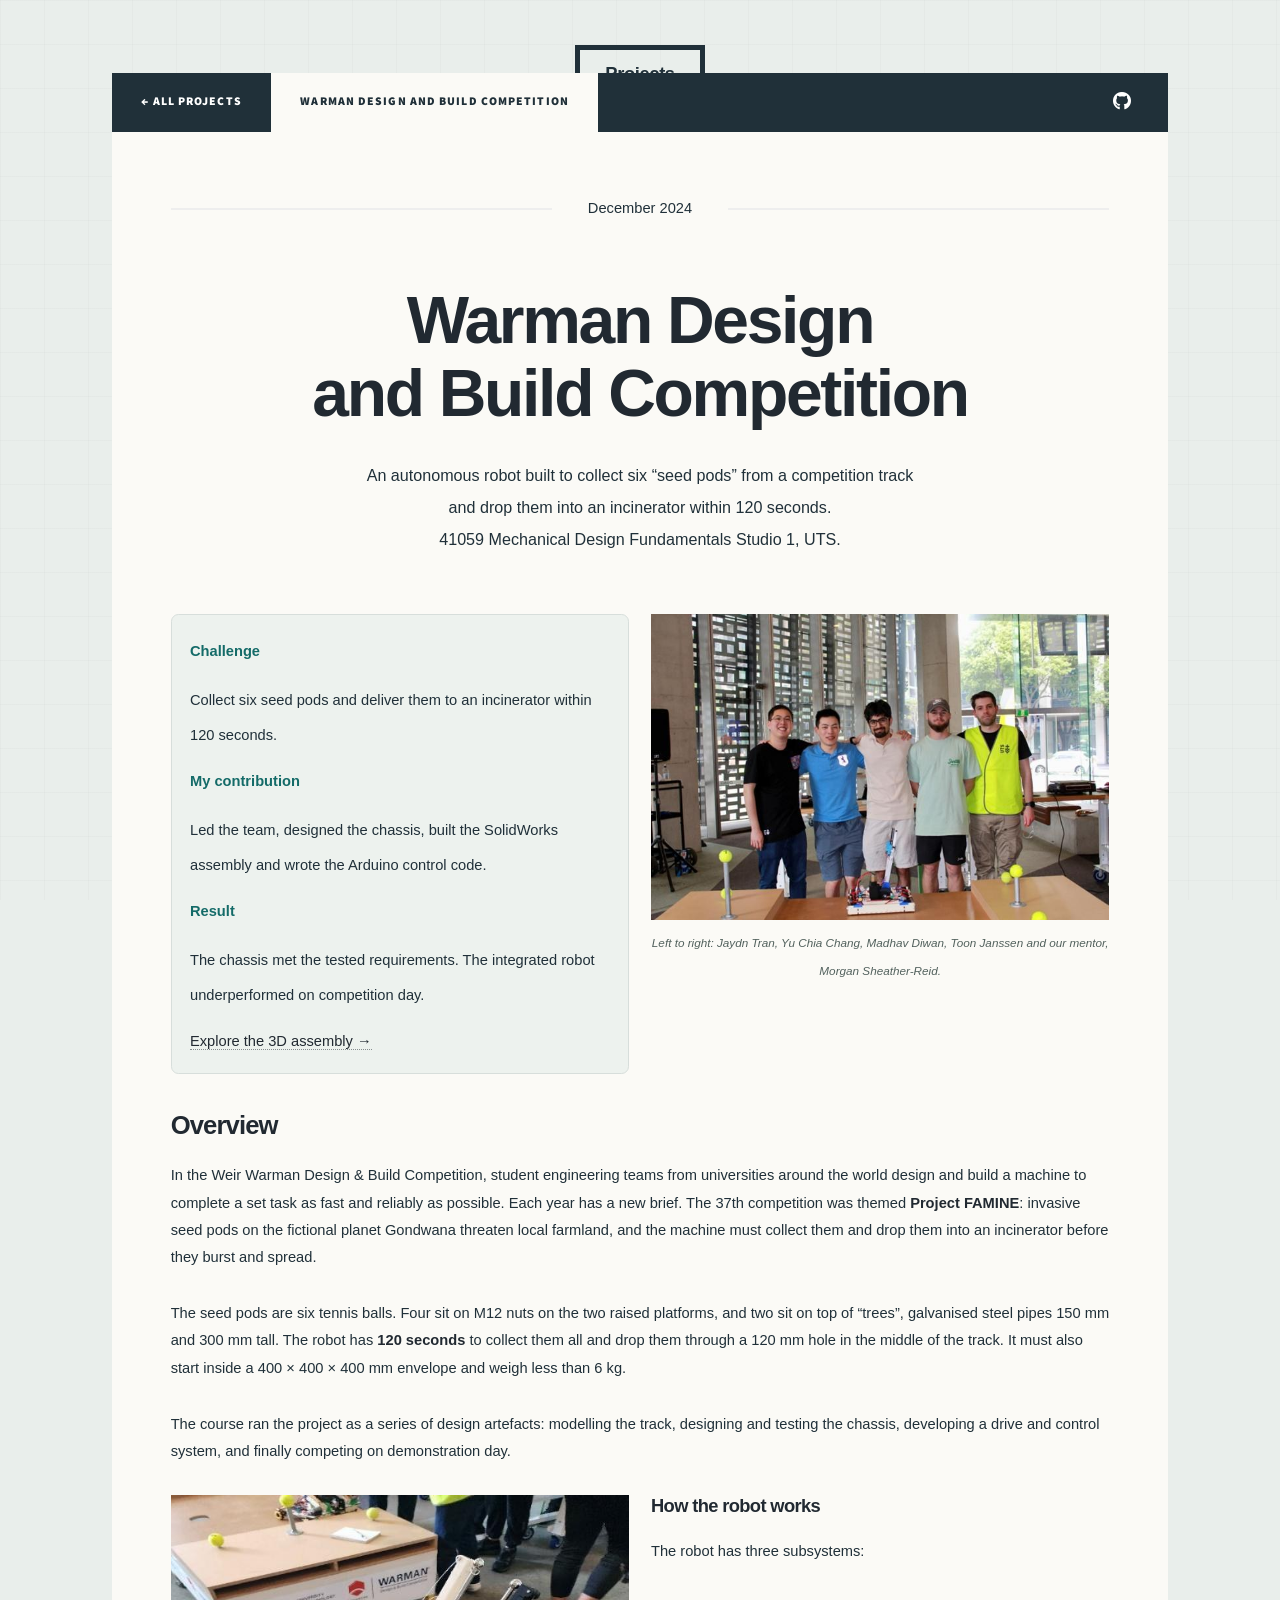
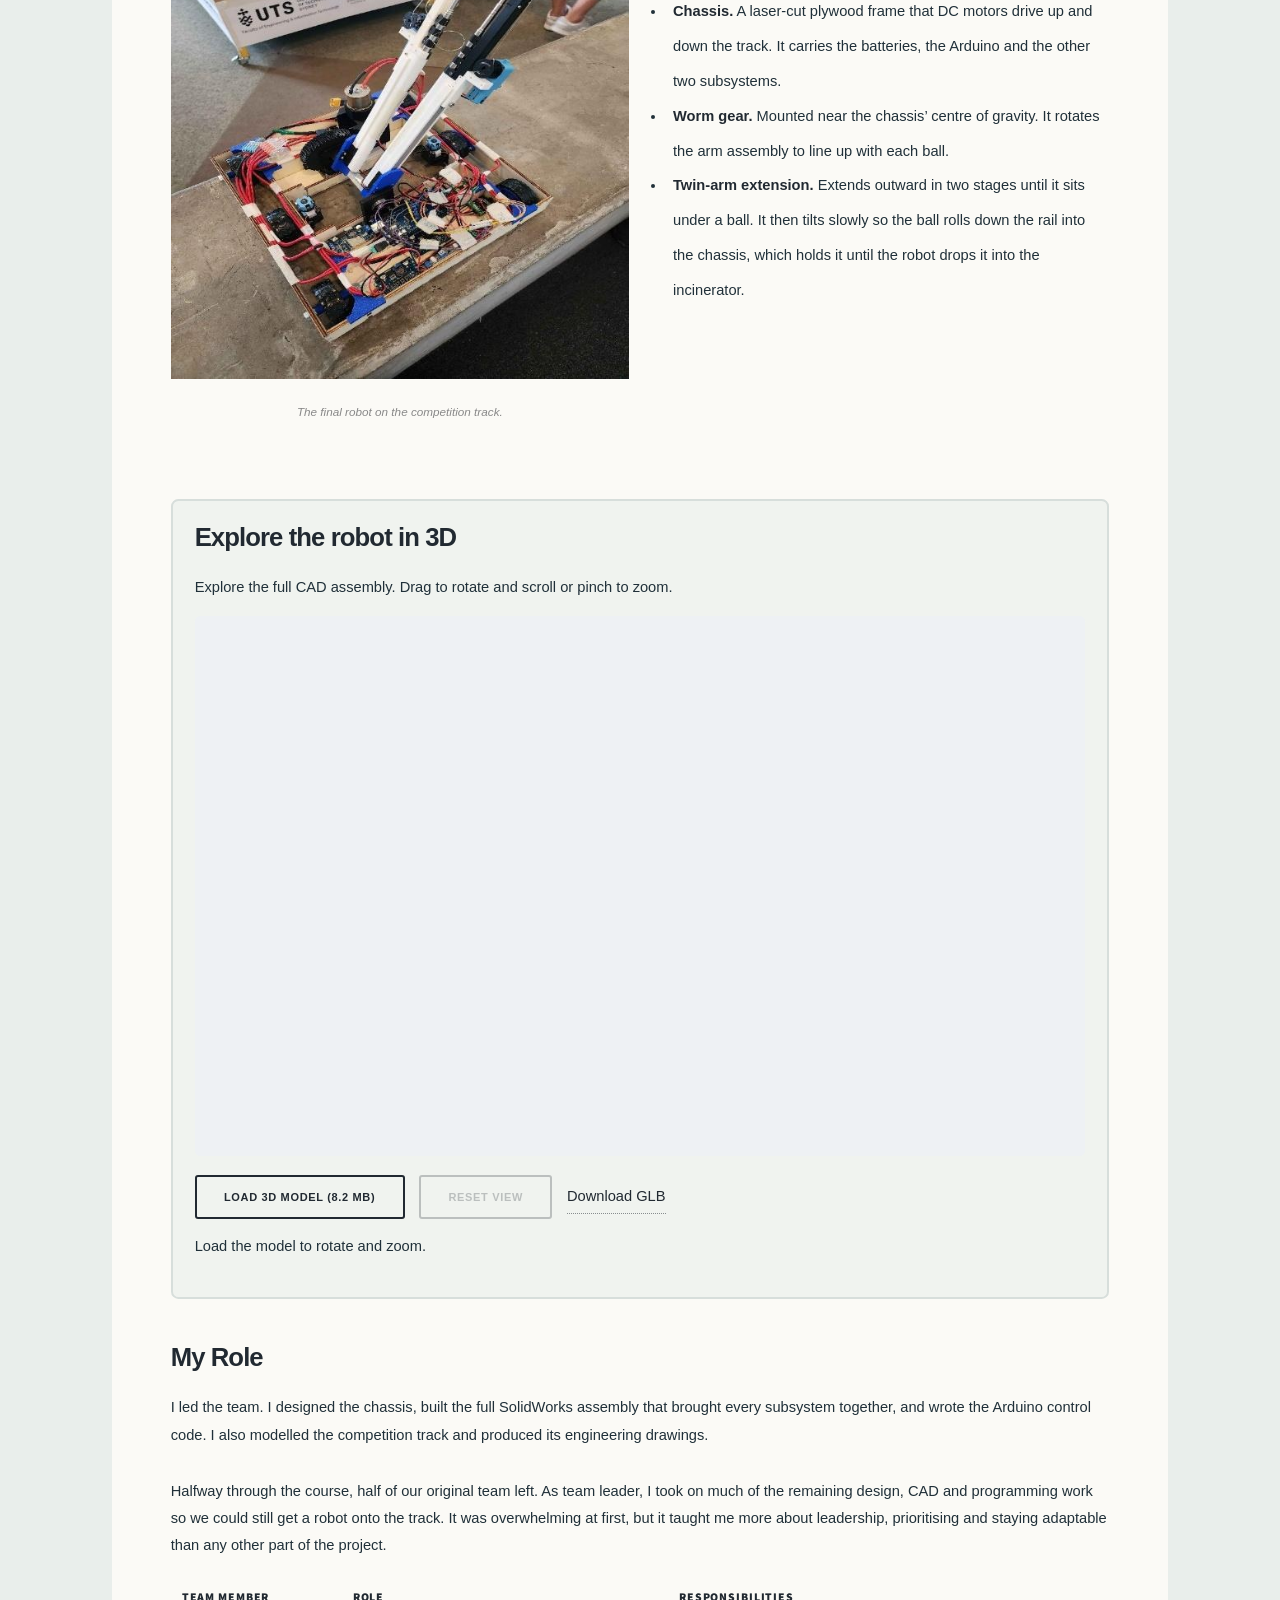
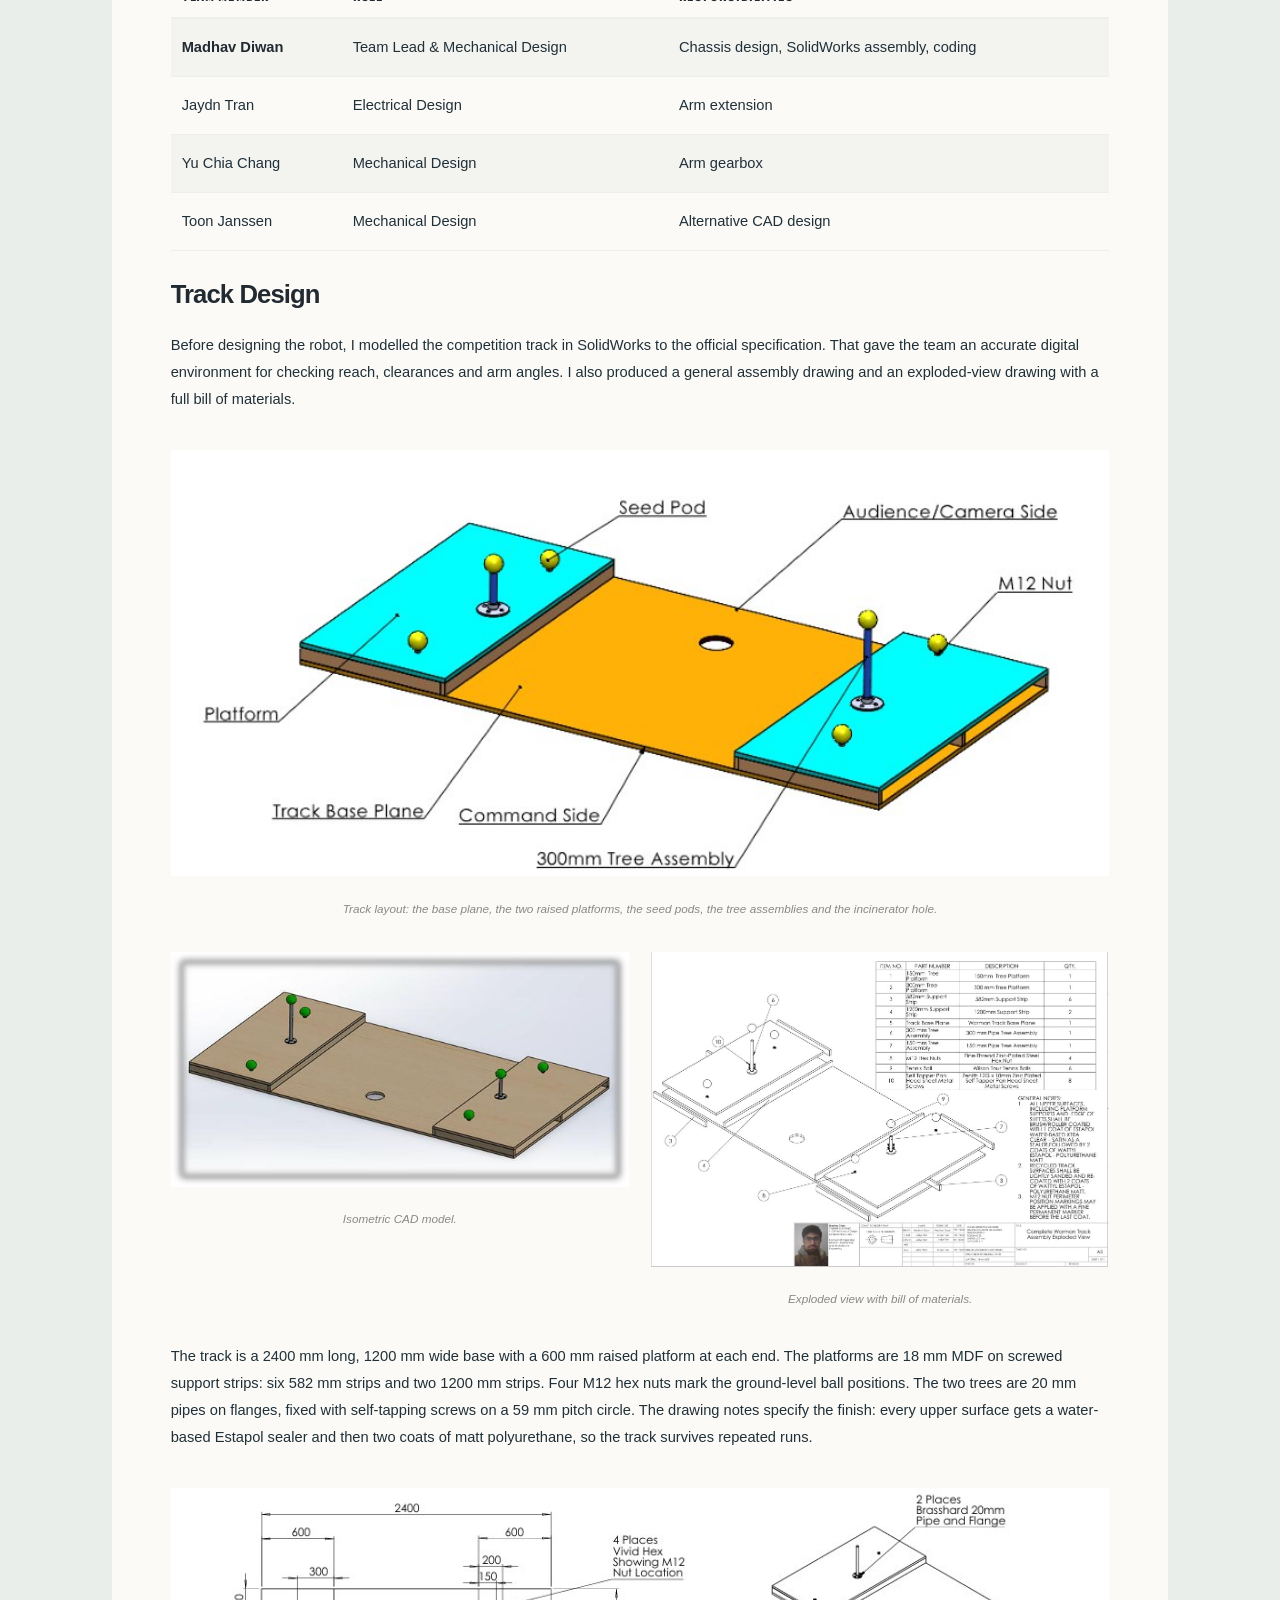
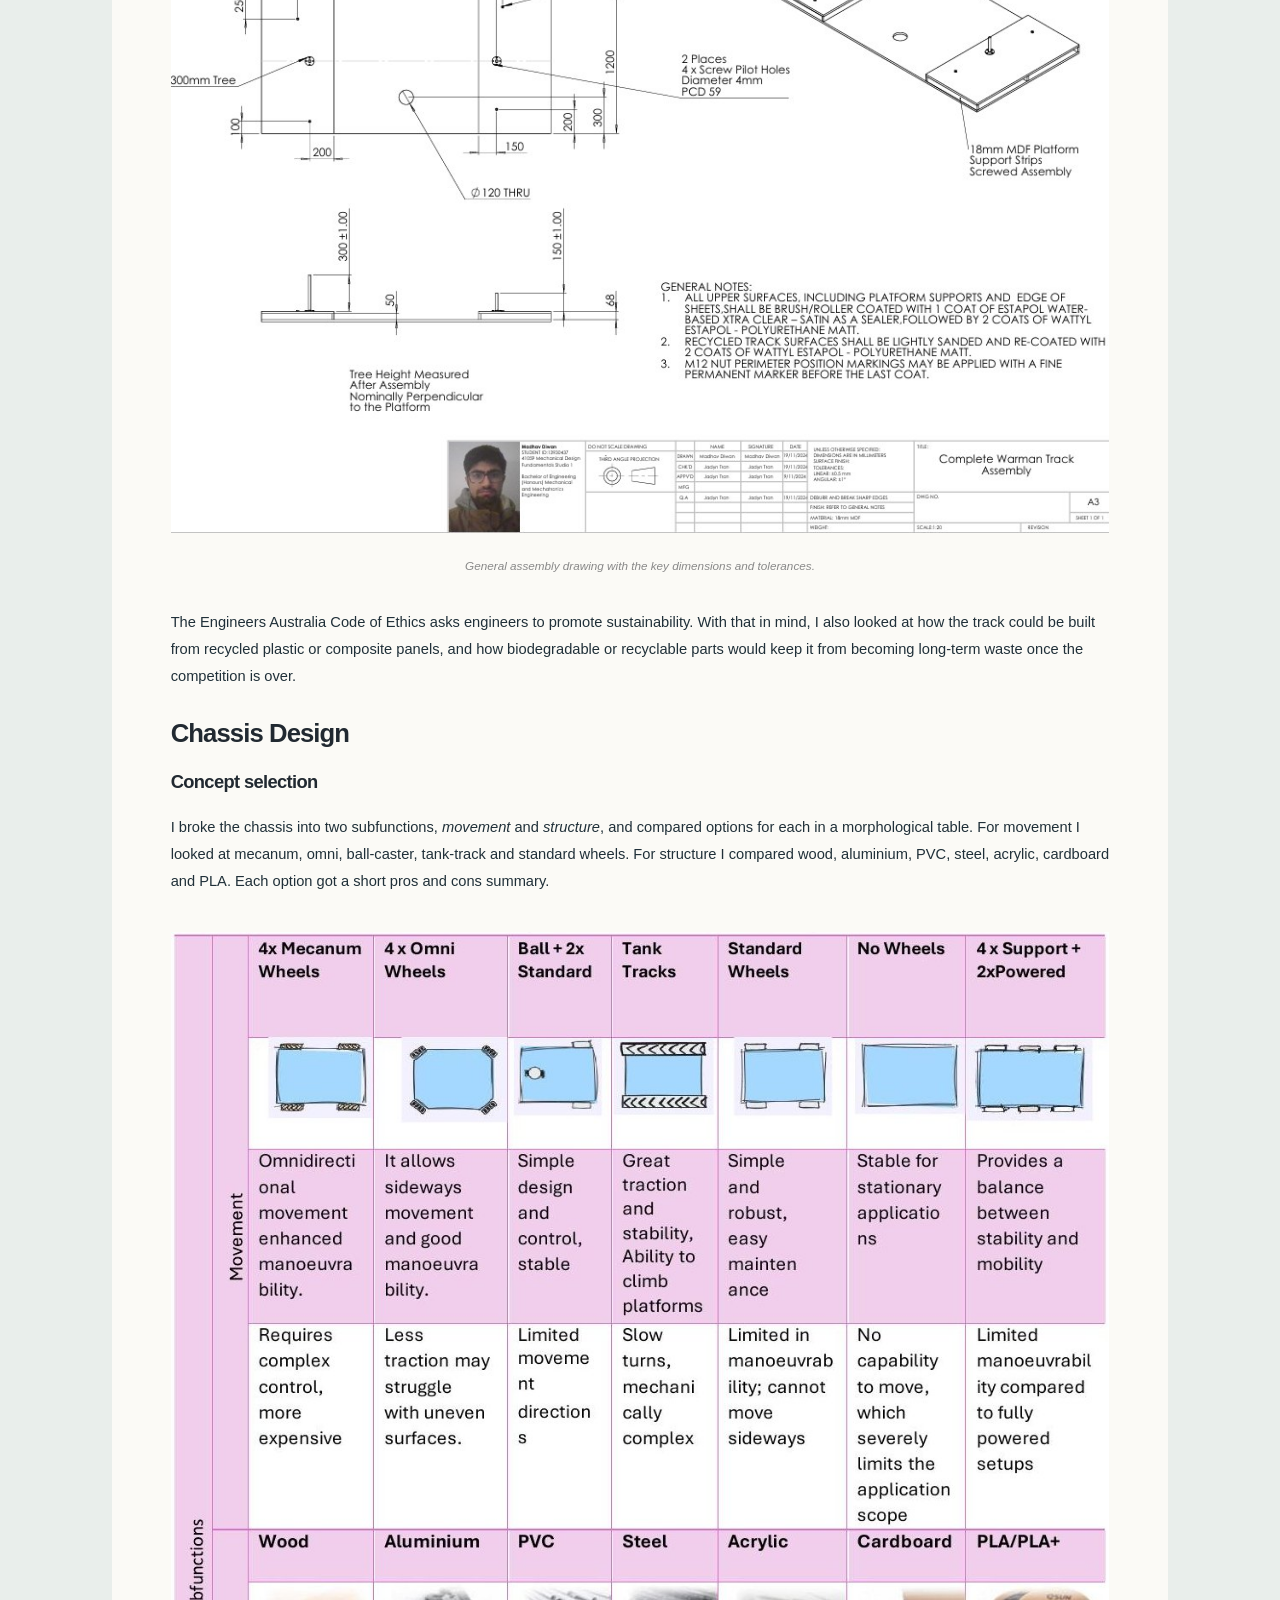
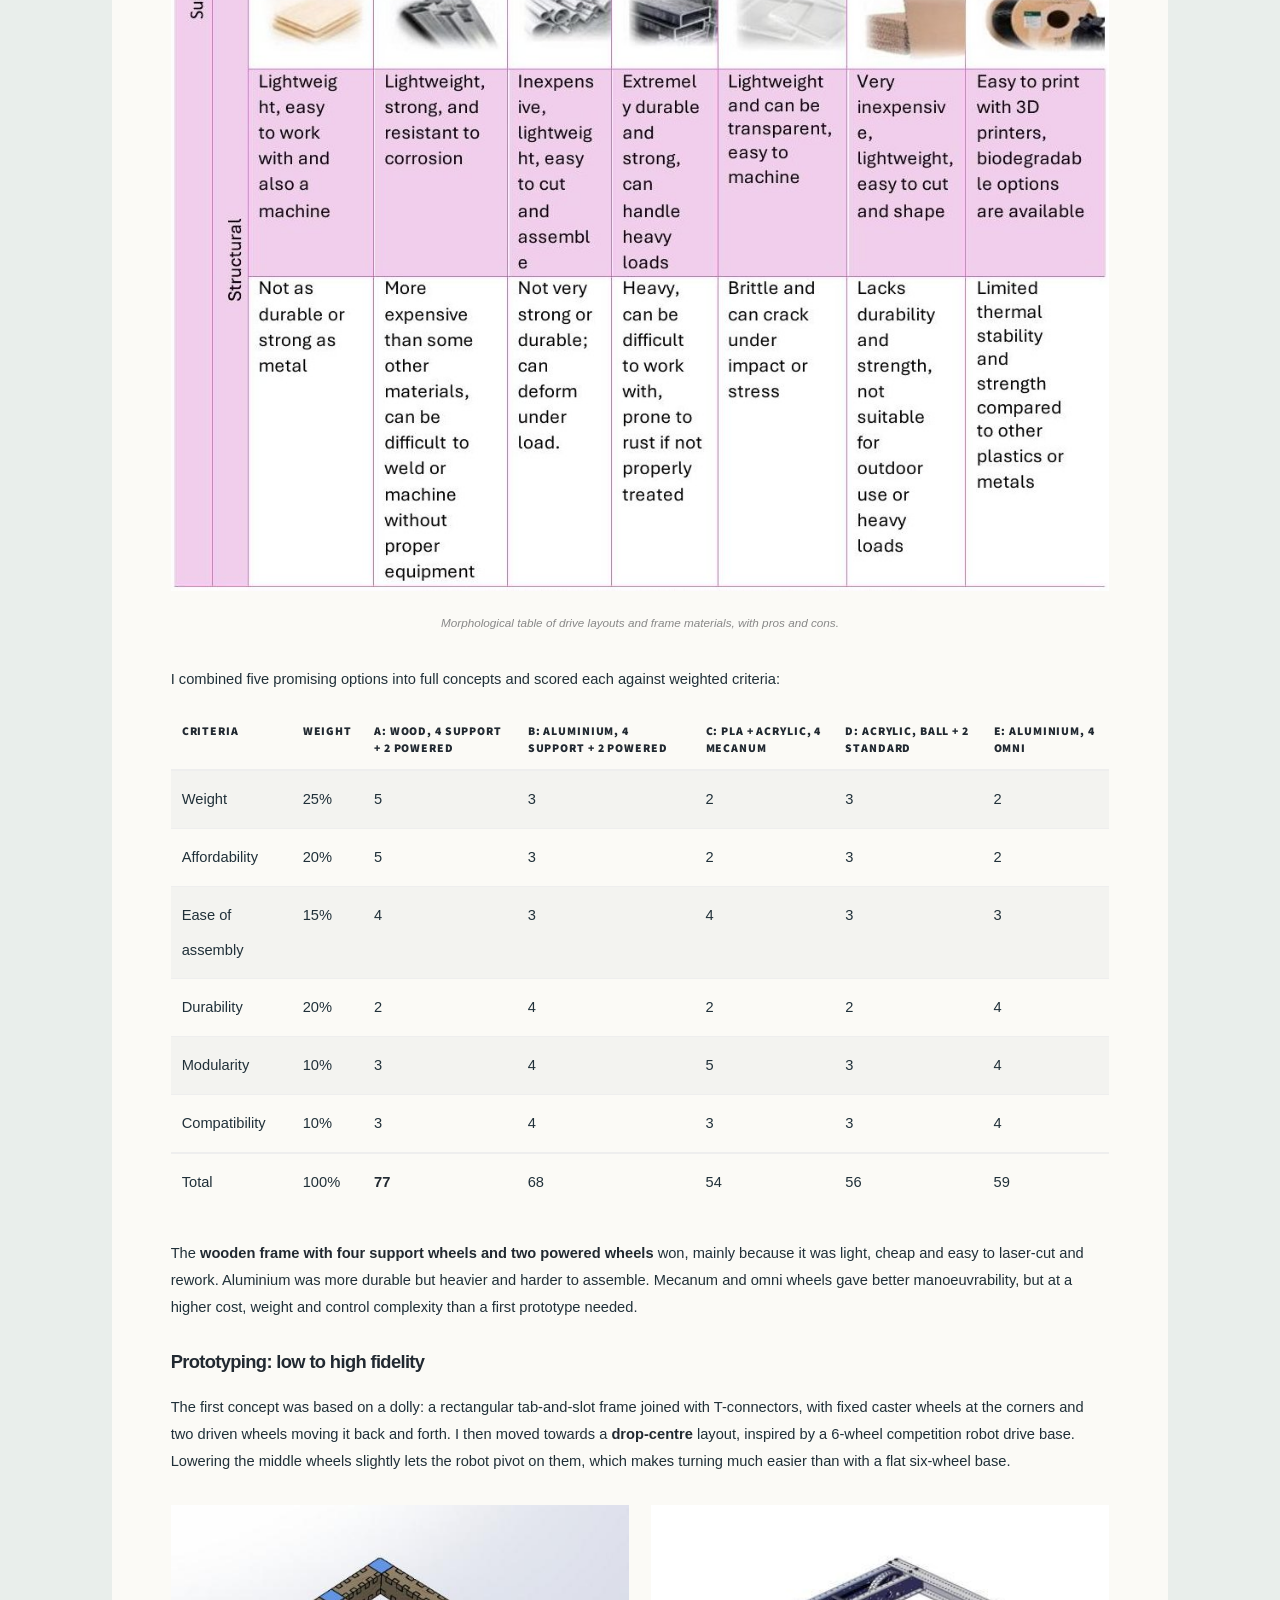
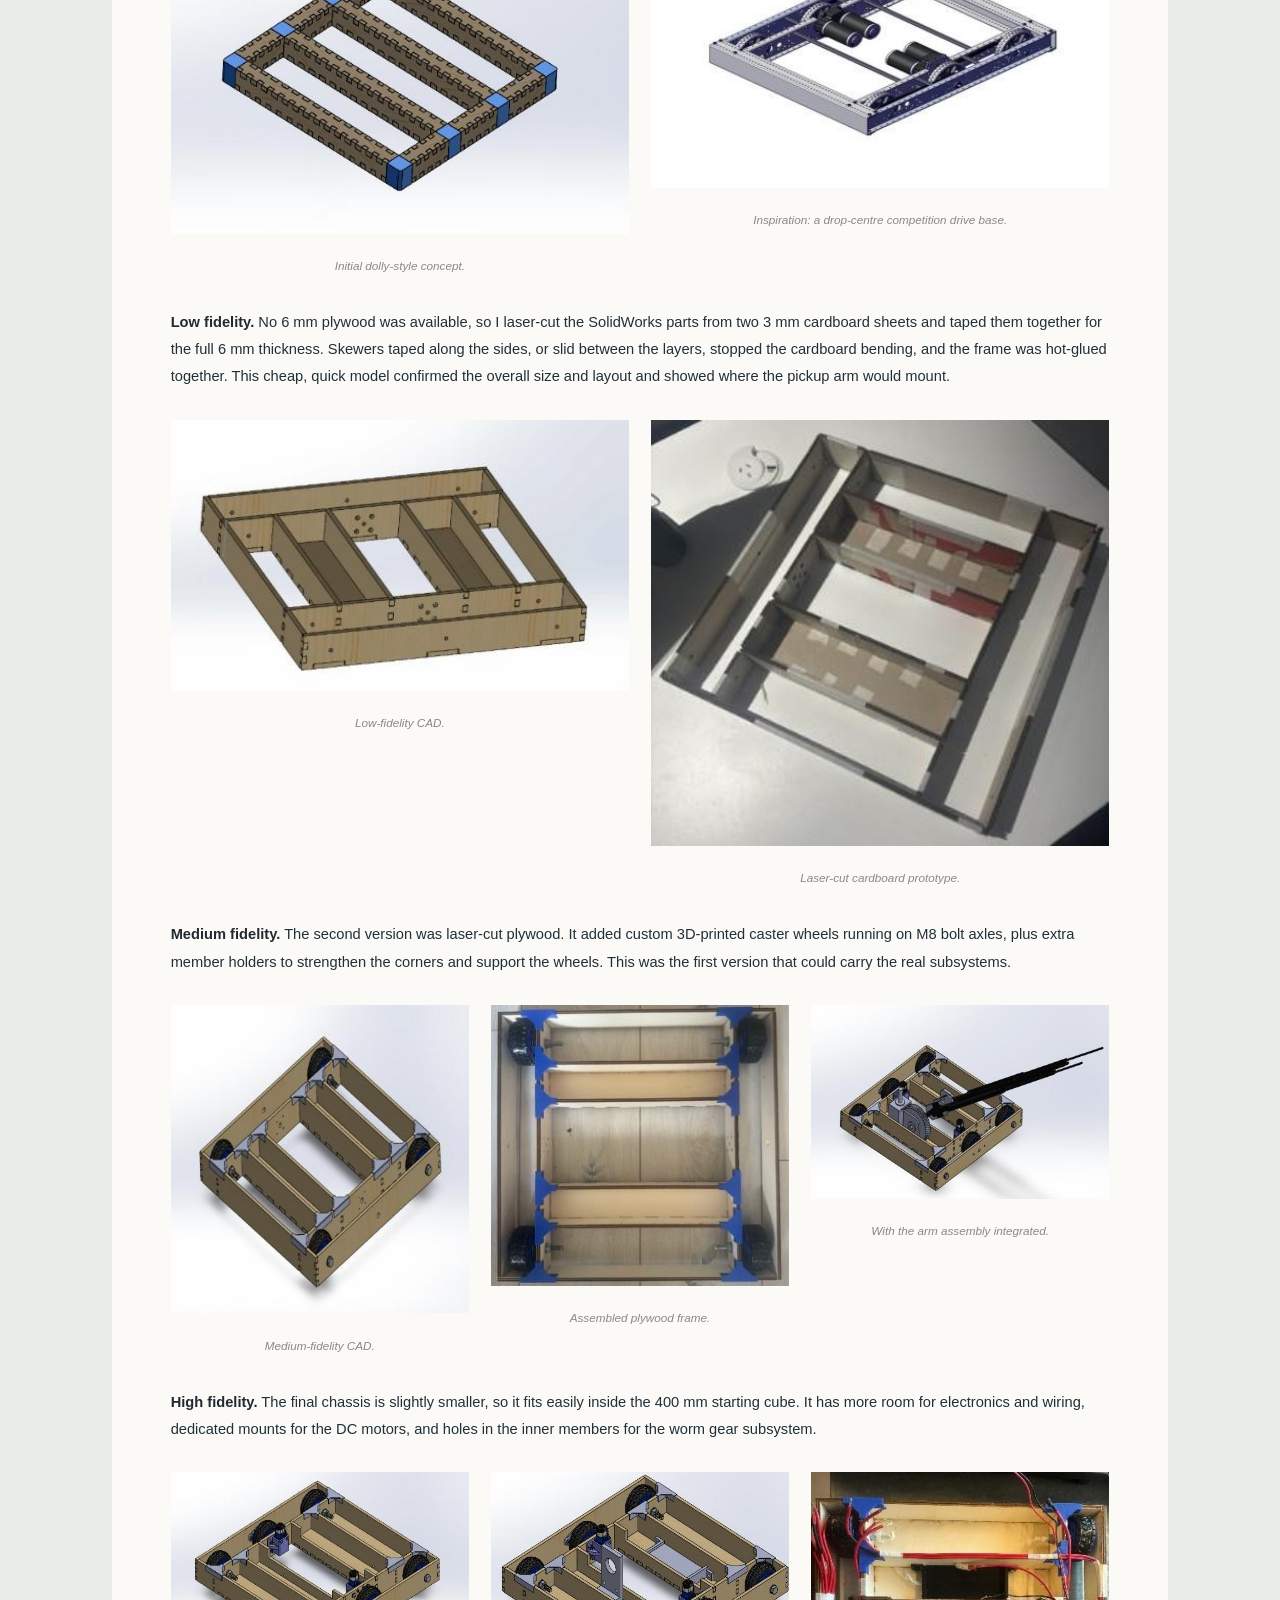
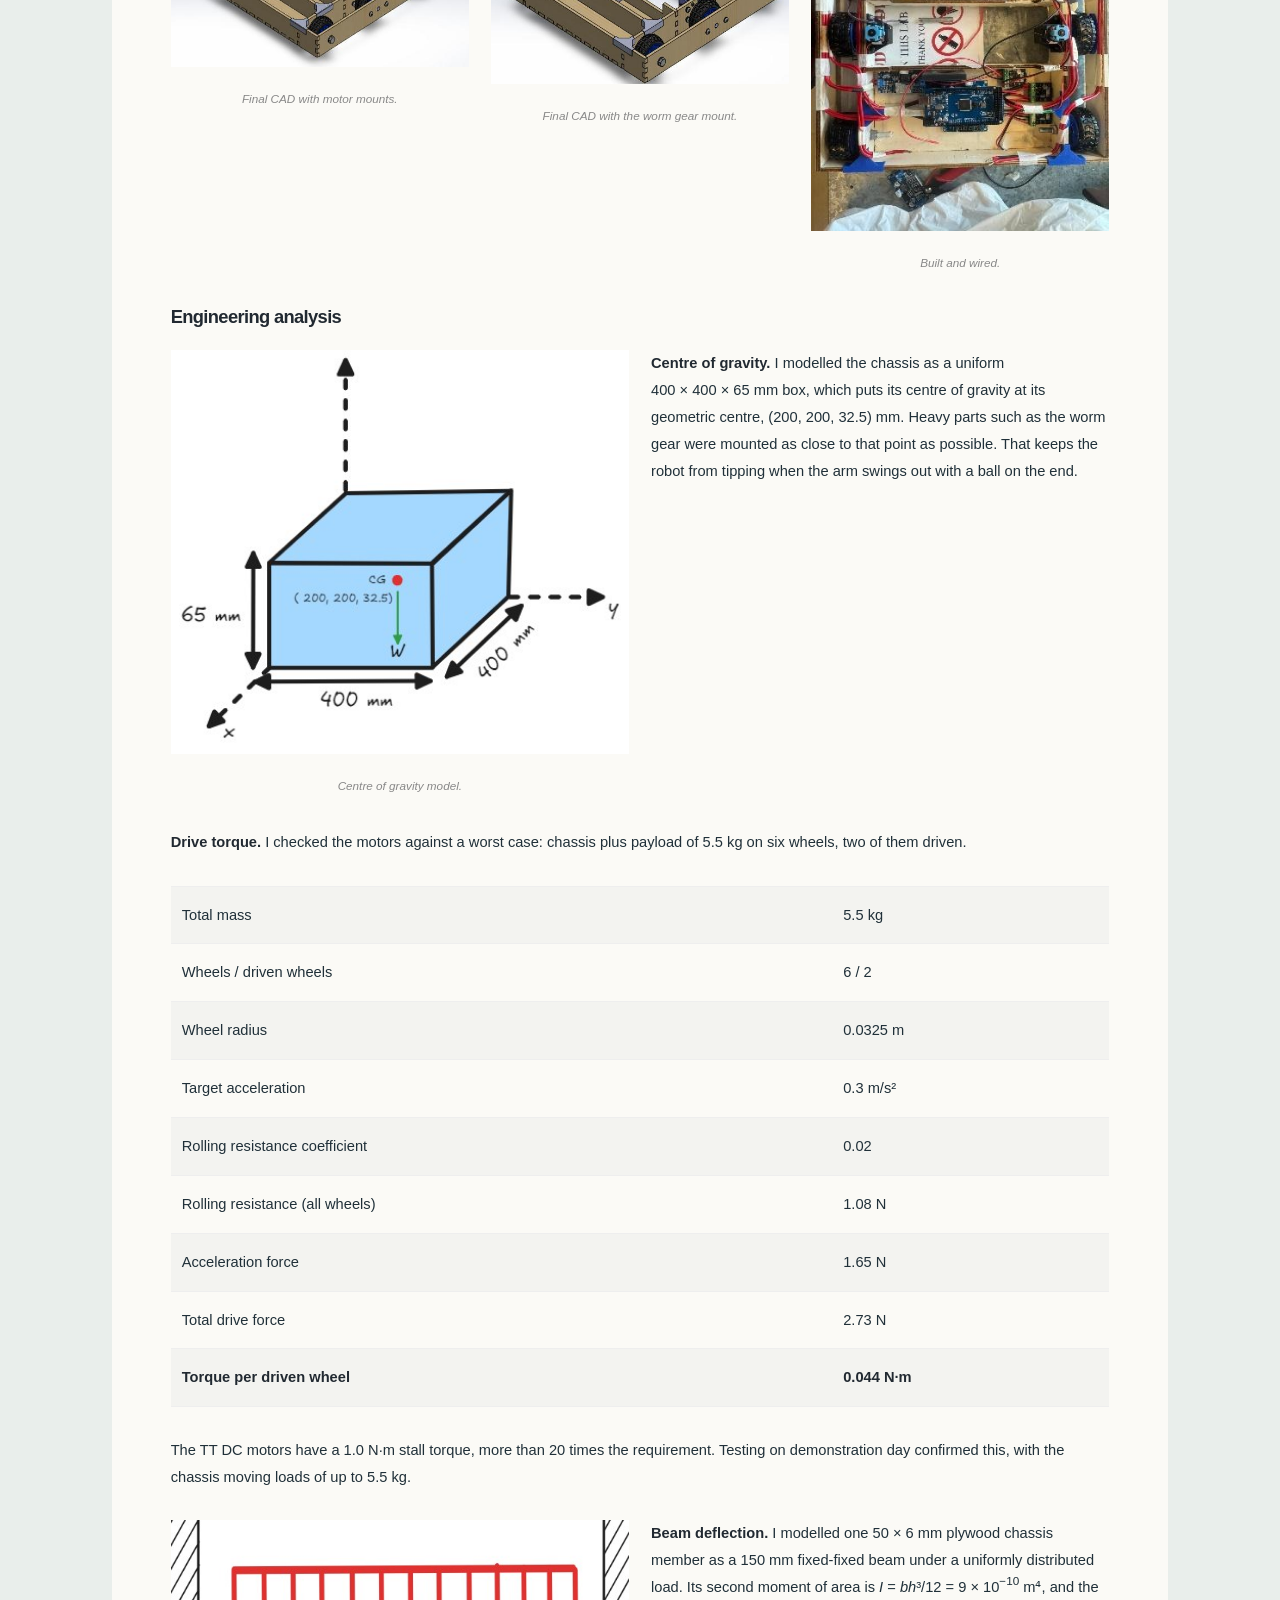
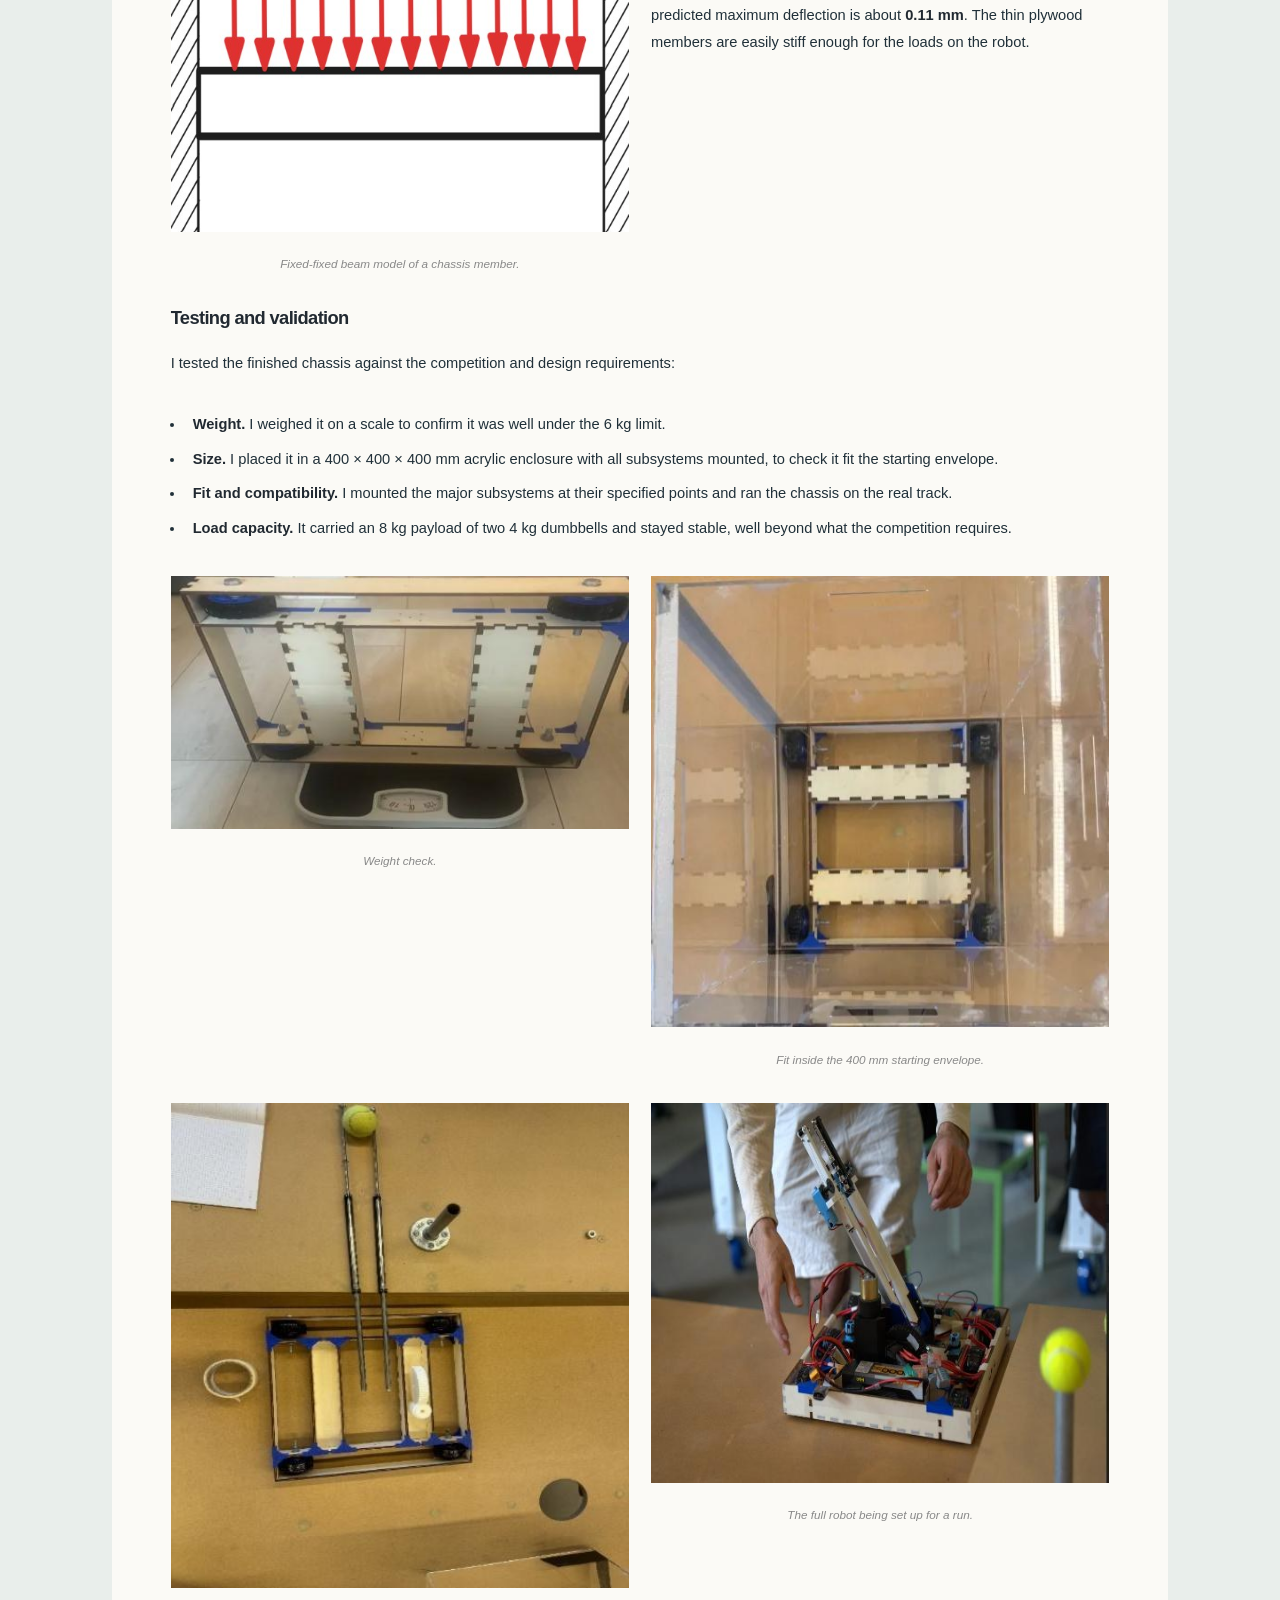
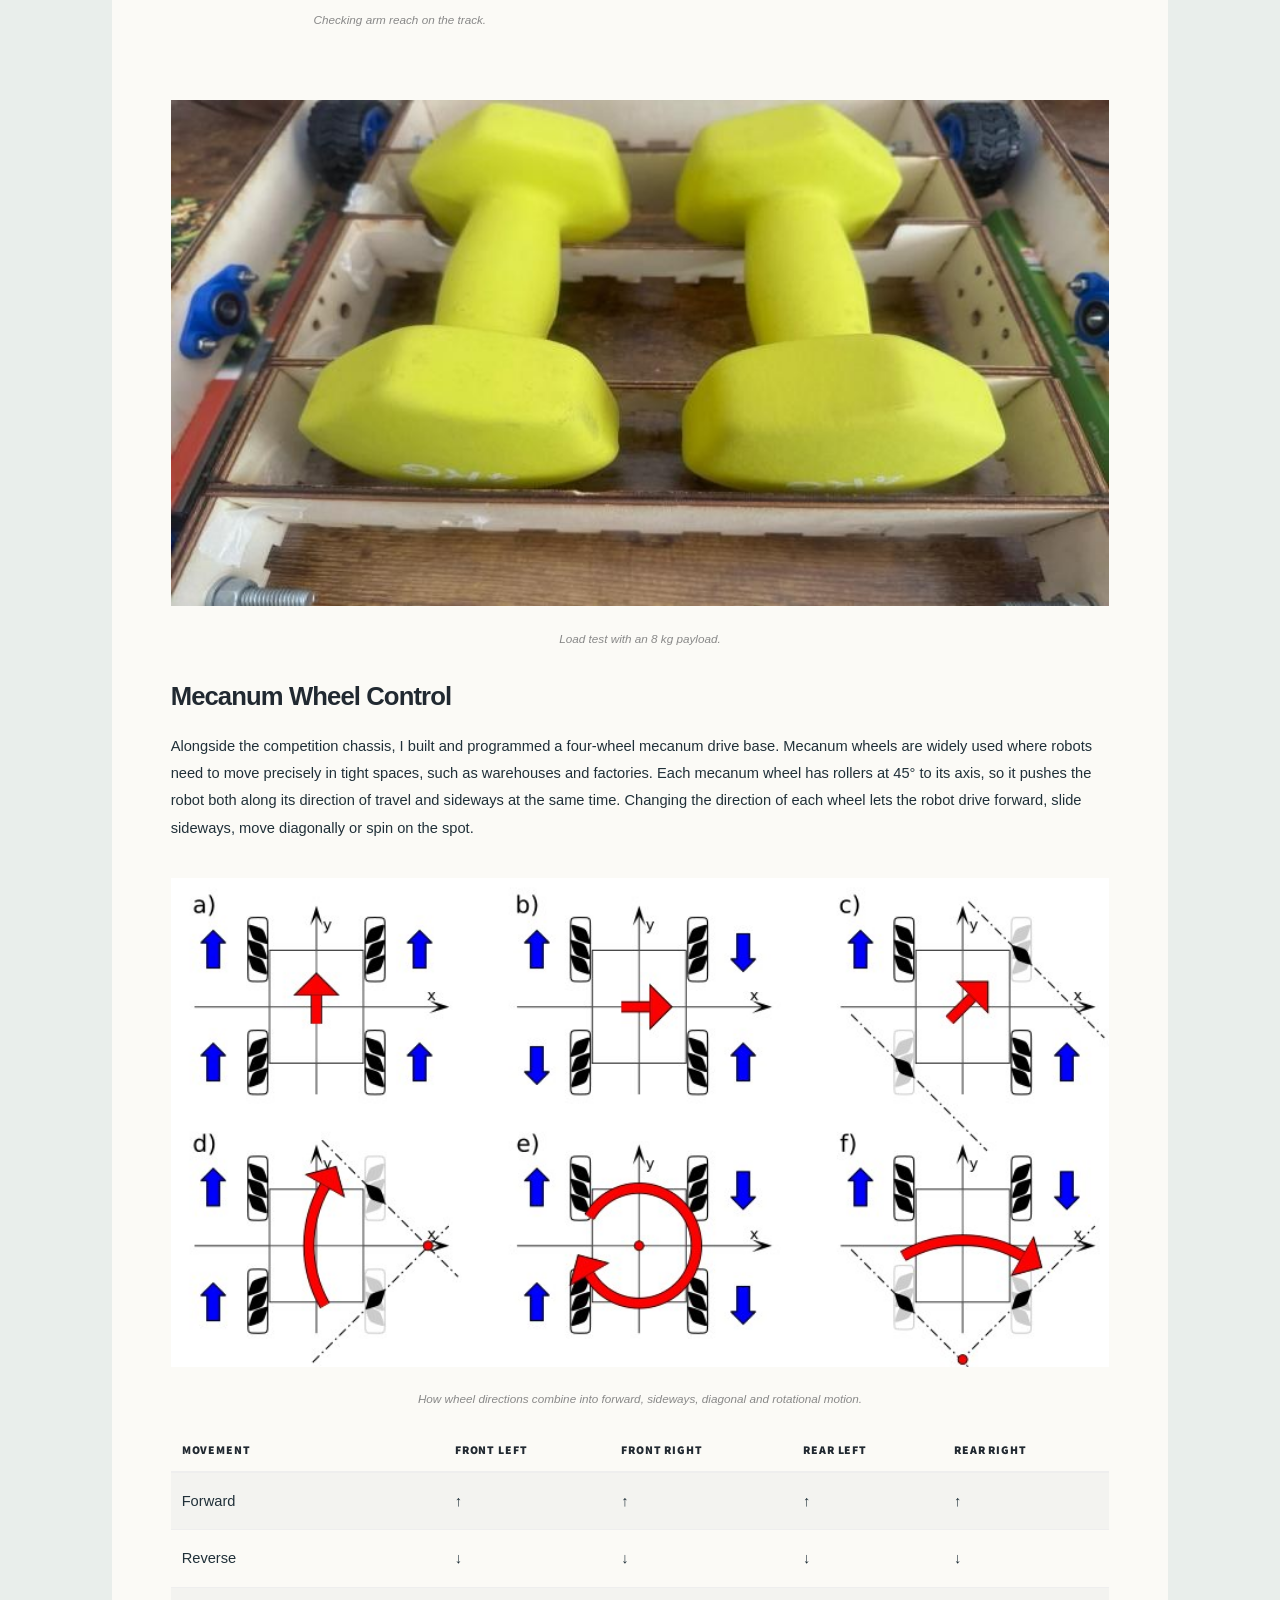
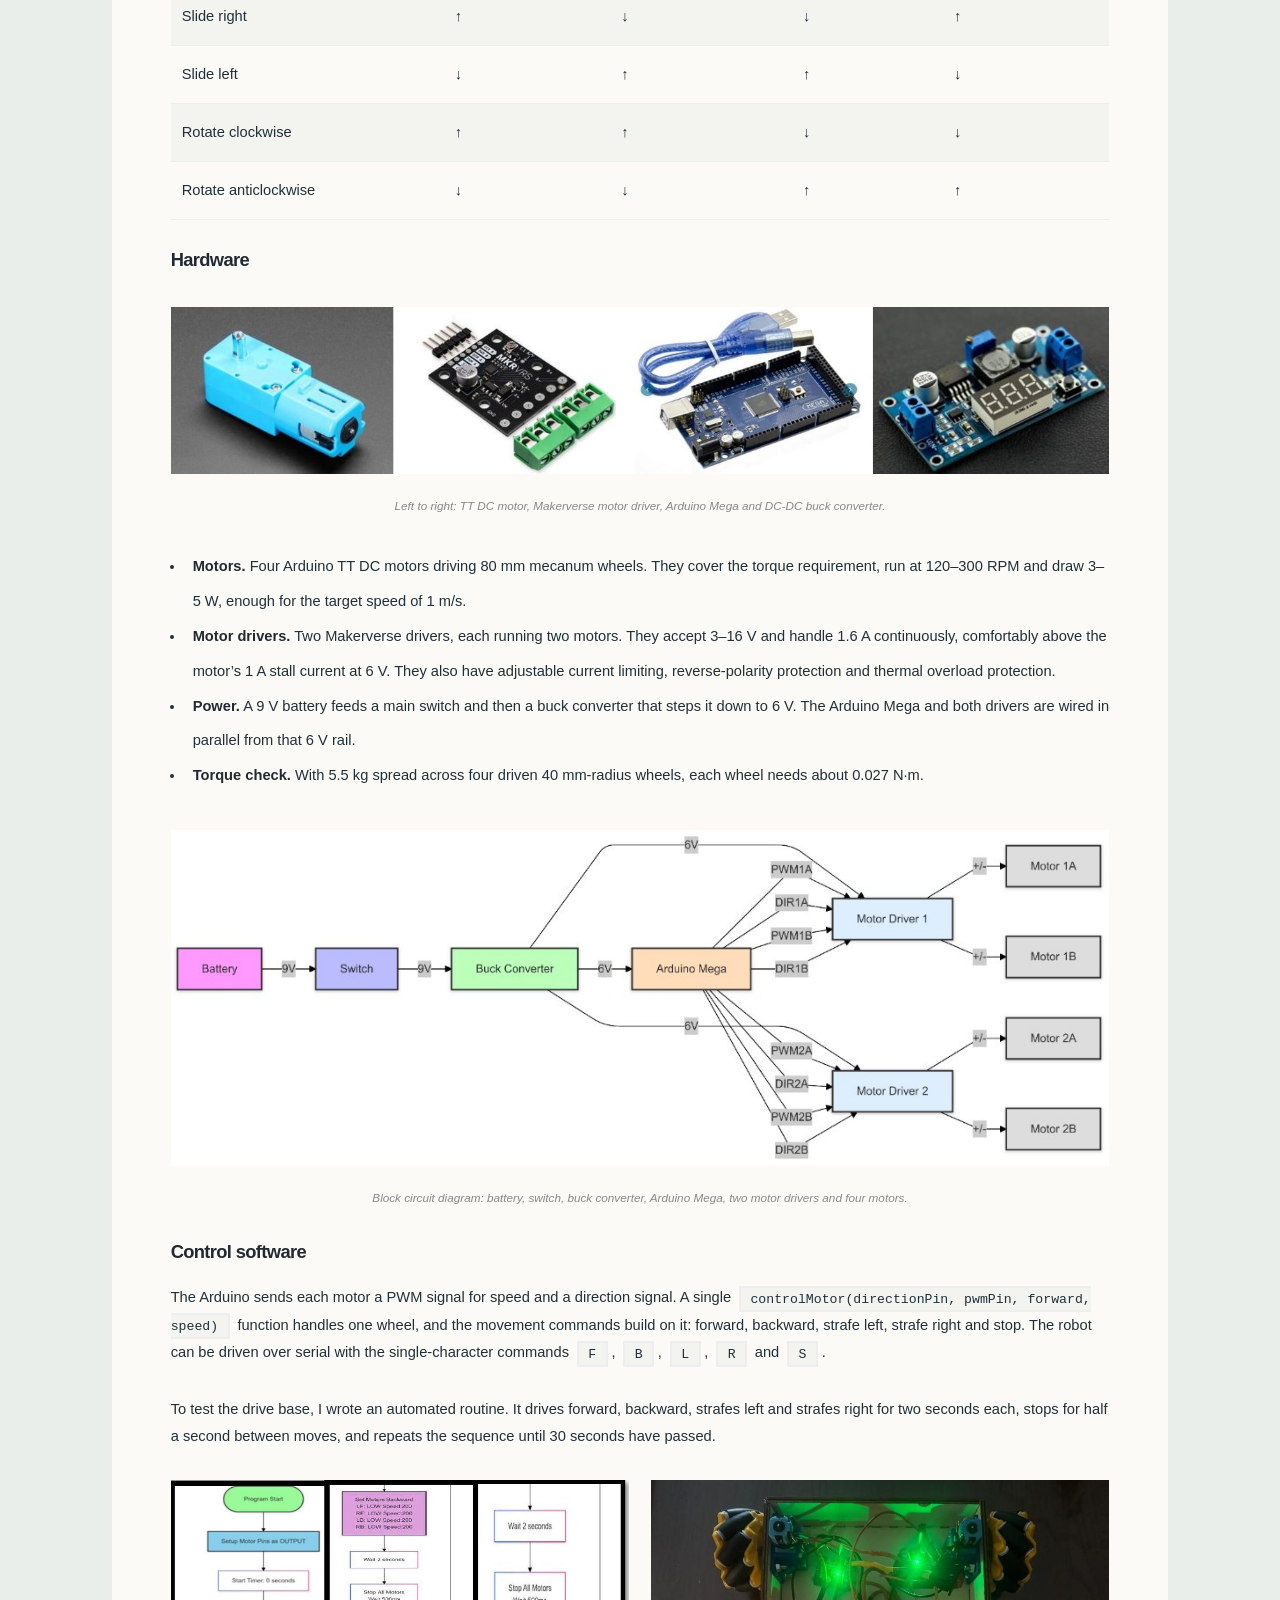
<file: warman.html>
<!DOCTYPE HTML>
<!--
	Massively by HTML5 UP
	html5up.net | @ajlkn
	Free for personal and commercial use under the CCA 3.0 license (html5up.net/license)
-->
<html>
	<head>
		<title>Warman Design and Build Competition - Madhav's Portfolio</title>
		<meta charset="utf-8" />
		<meta name="viewport" content="width=device-width, initial-scale=1, user-scalable=no" />
		<link rel="stylesheet" href="assets/css/main.css" />
		<noscript><link rel="stylesheet" href="assets/css/noscript.css" /></noscript>
		<style>
			.caption { display: block; margin: -1.25rem 0 2rem 0; font-size: 0.8rem; font-style: italic; color: #888; text-align: center; }
		</style>
	<link rel="stylesheet" href="assets/css/robot-viewer.css" /><link rel="stylesheet" href="assets/css/engineering.css" /></head>
	<body class="is-preload">

		<!-- Wrapper -->
			<div id="wrapper">

				<!-- Header -->
					<header id="header">
						<a href="index.html" class="logo">Projects</a>
					</header>

				<!-- Nav -->
					<nav id="nav">
						<ul class="links">
							<li><a href="index.html">&larr; All Projects</a></li>
							<li class="active"><a href="warman.html">Warman Design and Build Competition</a></li>
						</ul>
						<ul class="icons">
							<li><a href="#" class="icon brands fa-github"><span class="label">GitHub</span></a></li>
						</ul>
					</nav>

				<!-- Main -->
					<div id="main">

						<!-- Post -->
							<section class="post">
								<header class="major">
									<span class="date">December 2024</span>
									<h1>Warman Design<br />
									and Build Competition</h1>
									<p>An autonomous robot built to collect six &ldquo;seed pods&rdquo; from a competition track<br />
									and drop them into an incinerator within 120 seconds.<br />
									41059 Mechanical Design Fundamentals Studio 1, UTS.</p>
								</header>
								<section class="case-summary" aria-label="Project at a glance">
	<div class="case-summary-text">
		<dl>
			<dt>Challenge</dt><dd>Collect six seed pods and deliver them to an incinerator within 120 seconds.</dd>
			<dt>My contribution</dt><dd>Led the team, designed the chassis, built the SolidWorks assembly and wrote the Arduino control code.</dd>
			<dt>Result</dt><dd>The chassis met the tested requirements. The integrated robot underperformed on competition day.</dd>
		</dl>
		<p><a href="#robot-heading">Explore the 3D assembly &rarr;</a></p>
	</div>
	<div class="case-summary-media"><div class="image main"><img src="images/warman/team.jpg" alt="The team standing behind the robot at the competition track" /></div>
								<span class="caption">Left to right: Jaydn Tran, Yu Chia Chang, Madhav Diwan, Toon Janssen and our mentor, Morgan Sheather-Reid.</span></div>
</section>

								<h2>Overview</h2>
								<p>In the Weir Warman Design &amp; Build Competition, student engineering teams from universities around the world design and build a machine to complete a set task as fast and reliably as possible. Each year has a new brief. The 37th competition was themed <strong>Project FAMINE</strong>: invasive seed pods on the fictional planet Gondwana threaten local farmland, and the machine must collect them and drop them into an incinerator before they burst and spread.</p>
								<p>The seed pods are six tennis balls. Four sit on M12 nuts on the two raised platforms, and two sit on top of &ldquo;trees&rdquo;, galvanised steel pipes 150&nbsp;mm and 300&nbsp;mm tall. The robot has <strong>120 seconds</strong> to collect them all and drop them through a 120&nbsp;mm hole in the middle of the track. It must also start inside a 400&nbsp;&times;&nbsp;400&nbsp;&times;&nbsp;400&nbsp;mm envelope and weigh less than 6&nbsp;kg.</p>
								<p>The course ran the project as a series of design artefacts: modelling the track, designing and testing the chassis, developing a drive and control system, and finally competing on demonstration day.</p>

								<div class="row">
									<div class="col-6 col-12-small">
										<span class="image fit"><img src="images/warman/final-robot.jpg" alt="Final robot with its twin extending arms" /></span>
										<span class="caption">The final robot on the competition track.</span>
									</div>
									<div class="col-6 col-12-small">
										<h3>How the robot works</h3>
										<p>The robot has three subsystems:</p>
										<ul>
											<li><strong>Chassis.</strong> A laser-cut plywood frame that DC motors drive up and down the track. It carries the batteries, the Arduino and the other two subsystems.</li>
											<li><strong>Worm gear.</strong> Mounted near the chassis&rsquo; centre of gravity. It rotates the arm assembly to line up with each ball.</li>
											<li><strong>Twin-arm extension.</strong> Extends outward in two stages until it sits under a ball. It then tilts slowly so the ball rolls down the rail into the chassis, which holds it until the robot drops it into the incinerator.</li>
										</ul>
									</div>
								</div>

								<section class="robot-viewer" aria-labelledby="robot-heading">
<h2 id="robot-heading">Explore the robot in 3D</h2>
<p>Explore the full CAD assembly. Drag to rotate and scroll or pinch to zoom.</p>
<model-viewer id="robot-model" alt="Warman robot CAD assembly with chassis, wheels, gearbox and twin extending arms" camera-controls touch-action="pan-y" camera-orbit="0deg 75deg 105%" shadow-intensity="1" interaction-prompt="none"></model-viewer>
<div class="robot-controls"><button type="button" id="load-robot">Load 3D model (8.2 MB)</button><button type="button" id="reset-robot" disabled>Reset view</button><a href="assets/models/warman-robot.glb" download>Download GLB</a></div>
<p id="robot-status" role="status" aria-live="polite">Load the model to rotate and zoom.</p>
<noscript><p>Enable JavaScript for the viewer, or download the GLB above.</p></noscript>
</section><h2>My Role</h2>
								<p>I led the team. I designed the chassis, built the full SolidWorks assembly that brought every subsystem together, and wrote the Arduino control code. I also modelled the competition track and produced its engineering drawings.</p>
								<p>Halfway through the course, half of our original team left. As team leader, I took on much of the remaining design, CAD and programming work so we could still get a robot onto the track. It was overwhelming at first, but it taught me more about leadership, prioritising and staying adaptable than any other part of the project.</p>
								<div class="table-wrapper">
									<table>
										<thead>
											<tr><th>Team member</th><th>Role</th><th>Responsibilities</th></tr>
										</thead>
										<tbody>
											<tr><td><strong>Madhav Diwan</strong></td><td>Team Lead &amp; Mechanical Design</td><td>Chassis design, SolidWorks assembly, coding</td></tr>
											<tr><td>Jaydn Tran</td><td>Electrical Design</td><td>Arm extension</td></tr>
											<tr><td>Yu Chia Chang</td><td>Mechanical Design</td><td>Arm gearbox</td></tr>
											<tr><td>Toon Janssen</td><td>Mechanical Design</td><td>Alternative CAD design</td></tr>
										</tbody>
									</table>
								</div>

								<h2>Track Design</h2>
								<p>Before designing the robot, I modelled the competition track in SolidWorks to the official specification. That gave the team an accurate digital environment for checking reach, clearances and arm angles. I also produced a general assembly drawing and an exploded-view drawing with a full bill of materials.</p>
								<span class="image fit"><img src="images/warman/track-schematic.jpg" alt="Schematic of the competition track showing platforms, seed pods, trees and incinerator" /></span>
								<span class="caption">Track layout: the base plane, the two raised platforms, the seed pods, the tree assemblies and the incinerator hole.</span>
								<div class="row">
									<div class="col-6 col-12-small">
										<span class="image fit"><img src="images/warman/track-cad.jpg" alt="Isometric CAD model of the Warman track" /></span>
										<span class="caption">Isometric CAD model.</span>
									</div>
									<div class="col-6 col-12-small">
										<span class="image fit"><img src="images/warman/track-exploded.jpg" alt="Exploded-view drawing of the Warman track with bill of materials" /></span>
										<span class="caption">Exploded view with bill of materials.</span>
									</div>
								</div>
								<p>The track is a 2400&nbsp;mm long, 1200&nbsp;mm wide base with a 600&nbsp;mm raised platform at each end. The platforms are 18&nbsp;mm MDF on screwed support strips: six 582&nbsp;mm strips and two 1200&nbsp;mm strips. Four M12 hex nuts mark the ground-level ball positions. The two trees are 20&nbsp;mm pipes on flanges, fixed with self-tapping screws on a 59&nbsp;mm pitch circle. The drawing notes specify the finish: every upper surface gets a water-based Estapol sealer and then two coats of matt polyurethane, so the track survives repeated runs.</p>
								<span class="image fit"><img src="images/warman/track-drawing.jpg" alt="General assembly drawing of the Warman track" /></span>
								<span class="caption">General assembly drawing with the key dimensions and tolerances.</span>
								<p>The Engineers Australia Code of Ethics asks engineers to promote sustainability. With that in mind, I also looked at how the track could be built from recycled plastic or composite panels, and how biodegradable or recyclable parts would keep it from becoming long-term waste once the competition is over.</p>

								<h2>Chassis Design</h2>
								<h3>Concept selection</h3>
								<p>I broke the chassis into two subfunctions, <em>movement</em> and <em>structure</em>, and compared options for each in a morphological table. For movement I looked at mecanum, omni, ball-caster, tank-track and standard wheels. For structure I compared wood, aluminium, PVC, steel, acrylic, cardboard and PLA. Each option got a short pros and cons summary.</p>
								<span class="image fit"><img src="images/warman/morph-table.jpg" alt="Morphological table comparing drive configurations and frame materials" /></span>
								<span class="caption">Morphological table of drive layouts and frame materials, with pros and cons.</span>
								<p>I combined five promising options into full concepts and scored each against weighted criteria:</p>
								<div class="table-wrapper">
									<table>
										<thead>
											<tr><th>Criteria</th><th>Weight</th><th>A: Wood, 4 support + 2 powered</th><th>B: Aluminium, 4 support + 2 powered</th><th>C: PLA + acrylic, 4 mecanum</th><th>D: Acrylic, ball + 2 standard</th><th>E: Aluminium, 4 omni</th></tr>
										</thead>
										<tbody>
											<tr><td>Weight</td><td>25%</td><td>5</td><td>3</td><td>2</td><td>3</td><td>2</td></tr>
											<tr><td>Affordability</td><td>20%</td><td>5</td><td>3</td><td>2</td><td>3</td><td>2</td></tr>
											<tr><td>Ease of assembly</td><td>15%</td><td>4</td><td>3</td><td>4</td><td>3</td><td>3</td></tr>
											<tr><td>Durability</td><td>20%</td><td>2</td><td>4</td><td>2</td><td>2</td><td>4</td></tr>
											<tr><td>Modularity</td><td>10%</td><td>3</td><td>4</td><td>5</td><td>3</td><td>4</td></tr>
											<tr><td>Compatibility</td><td>10%</td><td>3</td><td>4</td><td>3</td><td>3</td><td>4</td></tr>
										</tbody>
										<tfoot>
											<tr><td>Total</td><td>100%</td><td><strong>77</strong></td><td>68</td><td>54</td><td>56</td><td>59</td></tr>
										</tfoot>
									</table>
								</div>
								<p>The <strong>wooden frame with four support wheels and two powered wheels</strong> won, mainly because it was light, cheap and easy to laser-cut and rework. Aluminium was more durable but heavier and harder to assemble. Mecanum and omni wheels gave better manoeuvrability, but at a higher cost, weight and control complexity than a first prototype needed.</p>

								<h3>Prototyping: low to high fidelity</h3>
								<p>The first concept was based on a dolly: a rectangular tab-and-slot frame joined with T-connectors, with fixed caster wheels at the corners and two driven wheels moving it back and forth. I then moved towards a <strong>drop-centre</strong> layout, inspired by a 6-wheel competition robot drive base. Lowering the middle wheels slightly lets the robot pivot on them, which makes turning much easier than with a flat six-wheel base.</p>
								<div class="row">
									<div class="col-6 col-12-small">
										<span class="image fit"><img src="images/warman/chassis-initial.jpg" alt="Initial dolly-style chassis CAD model" /></span>
										<span class="caption">Initial dolly-style concept.</span>
									</div>
									<div class="col-6 col-12-small">
										<span class="image fit"><img src="images/warman/chassis-inspiration.jpg" alt="Drop-centre robot drive base used as inspiration" /></span>
										<span class="caption">Inspiration: a drop-centre competition drive base.</span>
									</div>
								</div>
								<p><strong>Low fidelity.</strong> No 6&nbsp;mm plywood was available, so I laser-cut the SolidWorks parts from two 3&nbsp;mm cardboard sheets and taped them together for the full 6&nbsp;mm thickness. Skewers taped along the sides, or slid between the layers, stopped the cardboard bending, and the frame was hot-glued together. This cheap, quick model confirmed the overall size and layout and showed where the pickup arm would mount.</p>
								<div class="row">
									<div class="col-6 col-12-small">
										<span class="image fit"><img src="images/warman/chassis-lowfi-cad.jpg" alt="Low-fidelity chassis CAD model" /></span>
										<span class="caption">Low-fidelity CAD.</span>
									</div>
									<div class="col-6 col-12-small">
										<span class="image fit"><img src="images/warman/chassis-lowfi-build.jpg" alt="Laser-cut cardboard low-fidelity chassis" /></span>
										<span class="caption">Laser-cut cardboard prototype.</span>
									</div>
								</div>
								<p><strong>Medium fidelity.</strong> The second version was laser-cut plywood. It added custom 3D-printed caster wheels running on M8 bolt axles, plus extra member holders to strengthen the corners and support the wheels. This was the first version that could carry the real subsystems.</p>
								<div class="row">
									<div class="col-4 col-12-small">
										<span class="image fit"><img src="images/warman/chassis-medfi-cad.jpg" alt="Medium-fidelity chassis CAD model" /></span>
										<span class="caption">Medium-fidelity CAD.</span>
									</div>
									<div class="col-4 col-12-small">
										<span class="image fit"><img src="images/warman/chassis-medfi-build.jpg" alt="Assembled plywood medium-fidelity chassis, top-down view" /></span>
										<span class="caption">Assembled plywood frame.</span>
									</div>
									<div class="col-4 col-12-small">
										<span class="image fit"><img src="images/warman/chassis-medfi-arm.jpg" alt="Medium-fidelity chassis CAD with integrated arm assembly" /></span>
										<span class="caption">With the arm assembly integrated.</span>
									</div>
								</div>
								<p><strong>High fidelity.</strong> The final chassis is slightly smaller, so it fits easily inside the 400&nbsp;mm starting cube. It has more room for electronics and wiring, dedicated mounts for the DC motors, and holes in the inner members for the worm gear subsystem.</p>
								<div class="row">
									<div class="col-4 col-12-small">
										<span class="image fit"><img src="images/warman/chassis-final-cad.jpg" alt="Final chassis CAD with DC motor mounts" /></span>
										<span class="caption">Final CAD with motor mounts.</span>
									</div>
									<div class="col-4 col-12-small">
										<span class="image fit"><img src="images/warman/chassis-cad.jpg" alt="Final chassis CAD with worm gear mounting plate" /></span>
										<span class="caption">Final CAD with the worm gear mount.</span>
									</div>
									<div class="col-4 col-12-small">
										<span class="image fit"><img src="images/warman/chassis-build.jpg" alt="Built chassis with motors, wiring and Arduino" /></span>
										<span class="caption">Built and wired.</span>
									</div>
								</div>

								<h3>Engineering analysis</h3>
								<div class="row">
									<div class="col-6 col-12-small">
										<span class="image fit"><img src="images/warman/cog-diagram.jpg" alt="Box model of the chassis showing the centre of gravity at 200, 200, 32.5 mm" /></span>
										<span class="caption">Centre of gravity model.</span>
									</div>
									<div class="col-6 col-12-small">
										<p><strong>Centre of gravity.</strong> I modelled the chassis as a uniform 400&nbsp;&times;&nbsp;400&nbsp;&times;&nbsp;65&nbsp;mm box, which puts its centre of gravity at its geometric centre, (200, 200, 32.5)&nbsp;mm. Heavy parts such as the worm gear were mounted as close to that point as possible. That keeps the robot from tipping when the arm swings out with a ball on the end.</p>
									</div>
								</div>
								<p><strong>Drive torque.</strong> I checked the motors against a worst case: chassis plus payload of 5.5&nbsp;kg on six wheels, two of them driven.</p>
								<div class="table-wrapper">
									<table>
										<tbody>
											<tr><td>Total mass</td><td>5.5&nbsp;kg</td></tr>
											<tr><td>Wheels / driven wheels</td><td>6 / 2</td></tr>
											<tr><td>Wheel radius</td><td>0.0325&nbsp;m</td></tr>
											<tr><td>Target acceleration</td><td>0.3&nbsp;m/s&sup2;</td></tr>
											<tr><td>Rolling resistance coefficient</td><td>0.02</td></tr>
											<tr><td>Rolling resistance (all wheels)</td><td>1.08&nbsp;N</td></tr>
											<tr><td>Acceleration force</td><td>1.65&nbsp;N</td></tr>
											<tr><td>Total drive force</td><td>2.73&nbsp;N</td></tr>
											<tr><td><strong>Torque per driven wheel</strong></td><td><strong>0.044&nbsp;N&middot;m</strong></td></tr>
										</tbody>
									</table>
								</div>
								<p>The TT DC motors have a 1.0&nbsp;N&middot;m stall torque, more than 20 times the requirement. Testing on demonstration day confirmed this, with the chassis moving loads of up to 5.5&nbsp;kg.</p>
								<div class="row">
									<div class="col-6 col-12-small">
										<span class="image fit"><img src="images/warman/beam-diagram.jpg" alt="Fixed-fixed beam under a uniformly distributed load" /></span>
										<span class="caption">Fixed-fixed beam model of a chassis member.</span>
									</div>
									<div class="col-6 col-12-small">
										<p><strong>Beam deflection.</strong> I modelled one 50&nbsp;&times;&nbsp;6&nbsp;mm plywood chassis member as a 150&nbsp;mm fixed-fixed beam under a uniformly distributed load. Its second moment of area is <em>I</em> = <em>bh</em>&sup3;/12 = 9&nbsp;&times;&nbsp;10<sup>&minus;10</sup>&nbsp;m&#8308;, and the predicted maximum deflection is about <strong>0.11&nbsp;mm</strong>. The thin plywood members are easily stiff enough for the loads on the robot.</p>
									</div>
								</div>

								<h3>Testing and validation</h3>
								<p>I tested the finished chassis against the competition and design requirements:</p>
								<ul>
									<li><strong>Weight.</strong> I weighed it on a scale to confirm it was well under the 6&nbsp;kg limit.</li>
									<li><strong>Size.</strong> I placed it in a 400&nbsp;&times;&nbsp;400&nbsp;&times;&nbsp;400&nbsp;mm acrylic enclosure with all subsystems mounted, to check it fit the starting envelope.</li>
									<li><strong>Fit and compatibility.</strong> I mounted the major subsystems at their specified points and ran the chassis on the real track.</li>
									<li><strong>Load capacity.</strong> It carried an 8&nbsp;kg payload of two 4&nbsp;kg dumbbells and stayed stable, well beyond what the competition requires.</li>
								</ul>
								<div class="row">
									<div class="col-6 col-12-small">
										<span class="image fit"><img src="images/warman/weight-check.jpg" alt="Chassis being weighed on a bathroom scale" /></span>
										<span class="caption">Weight check.</span>
									</div>
									<div class="col-6 col-12-small">
										<span class="image fit"><img src="images/warman/enclosure-fit.jpg" alt="Chassis sitting inside a 400 mm acrylic enclosure" /></span>
										<span class="caption">Fit inside the 400&nbsp;mm starting envelope.</span>
									</div>
									<div class="col-6 col-12-small">
										<span class="image fit"><img src="images/warman/chassis-track-top.jpg" alt="Chassis with arm rails positioned on the track next to a ball" /></span>
										<span class="caption">Checking arm reach on the track.</span>
									</div>
									<div class="col-6 col-12-small">
										<span class="image fit"><img src="images/warman/arm-on-track.jpg" alt="Robot with arm assembly being set up on the track" /></span>
										<span class="caption">The full robot being set up for a run.</span>
									</div>
								</div>
								<span class="image fit"><img src="images/warman/payload-dumbbells.jpg" alt="Chassis carrying two 4 kg dumbbells" /></span>
								<span class="caption">Load test with an 8&nbsp;kg payload.</span>

								<h2>Mecanum Wheel Control</h2>
								<p>Alongside the competition chassis, I built and programmed a four-wheel mecanum drive base. Mecanum wheels are widely used where robots need to move precisely in tight spaces, such as warehouses and factories. Each mecanum wheel has rollers at 45&deg; to its axis, so it pushes the robot both along its direction of travel and sideways at the same time. Changing the direction of each wheel lets the robot drive forward, slide sideways, move diagonally or spin on the spot.</p>
								<span class="image fit"><img src="images/warman/mecanum-patterns.jpg" alt="Movement patterns for a robot with four mecanum wheels" /></span>
								<span class="caption">How wheel directions combine into forward, sideways, diagonal and rotational motion.</span>
								<div class="table-wrapper">
									<table>
										<thead>
											<tr><th>Movement</th><th>Front left</th><th>Front right</th><th>Rear left</th><th>Rear right</th></tr>
										</thead>
										<tbody>
											<tr><td>Forward</td><td>&uarr;</td><td>&uarr;</td><td>&uarr;</td><td>&uarr;</td></tr>
											<tr><td>Reverse</td><td>&darr;</td><td>&darr;</td><td>&darr;</td><td>&darr;</td></tr>
											<tr><td>Slide right</td><td>&uarr;</td><td>&darr;</td><td>&darr;</td><td>&uarr;</td></tr>
											<tr><td>Slide left</td><td>&darr;</td><td>&uarr;</td><td>&uarr;</td><td>&darr;</td></tr>
											<tr><td>Rotate clockwise</td><td>&uarr;</td><td>&uarr;</td><td>&darr;</td><td>&darr;</td></tr>
											<tr><td>Rotate anticlockwise</td><td>&darr;</td><td>&darr;</td><td>&uarr;</td><td>&uarr;</td></tr>
										</tbody>
									</table>
								</div>

								<h3>Hardware</h3>
								<span class="image fit"><img src="images/warman/electronics.jpg" alt="TT DC motor, Makerverse motor driver, Arduino Mega and DC-DC buck converter" /></span>
								<span class="caption">Left to right: TT DC motor, Makerverse motor driver, Arduino Mega and DC-DC buck converter.</span>
								<ul>
									<li><strong>Motors.</strong> Four Arduino TT DC motors driving 80&nbsp;mm mecanum wheels. They cover the torque requirement, run at 120&ndash;300&nbsp;RPM and draw 3&ndash;5&nbsp;W, enough for the target speed of 1&nbsp;m/s.</li>
									<li><strong>Motor drivers.</strong> Two Makerverse drivers, each running two motors. They accept 3&ndash;16&nbsp;V and handle 1.6&nbsp;A continuously, comfortably above the motor&rsquo;s 1&nbsp;A stall current at 6&nbsp;V. They also have adjustable current limiting, reverse-polarity protection and thermal overload protection.</li>
									<li><strong>Power.</strong> A 9&nbsp;V battery feeds a main switch and then a buck converter that steps it down to 6&nbsp;V. The Arduino Mega and both drivers are wired in parallel from that 6&nbsp;V rail.</li>
									<li><strong>Torque check.</strong> With 5.5&nbsp;kg spread across four driven 40&nbsp;mm-radius wheels, each wheel needs about 0.027&nbsp;N&middot;m.</li>
								</ul>
								<span class="image fit"><img src="images/warman/mecanum-circuit.jpg" alt="Block circuit diagram for the mecanum wheel control system" /></span>
								<span class="caption">Block circuit diagram: battery, switch, buck converter, Arduino Mega, two motor drivers and four motors.</span>

								<h3>Control software</h3>
								<p>The Arduino sends each motor a PWM signal for speed and a direction signal. A single <code>controlMotor(directionPin, pwmPin, forward, speed)</code> function handles one wheel, and the movement commands build on it: forward, backward, strafe left, strafe right and stop. The robot can be driven over serial with the single-character commands <code>F</code>, <code>B</code>, <code>L</code>, <code>R</code> and <code>S</code>.</p>
								<p>To test the drive base, I wrote an automated routine. It drives forward, backward, strafes left and strafes right for two seconds each, stops for half a second between moves, and repeats the sequence until 30 seconds have passed.</p>
								<div class="row">
									<div class="col-6 col-12-small">
										<span class="image fit"><img src="images/warman/mecanum-flowchart.jpg" alt="Flowchart of the mecanum wheel test routine" /></span>
										<span class="caption">Test routine flowchart.</span>
									</div>
									<div class="col-6 col-12-small">
										<span class="image fit"><img src="images/warman/mecanum-test.jpg" alt="Mecanum wheel test rig with Arduino and motor drivers" /></span>
										<span class="caption">The mecanum test rig, powered up.</span>
									</div>
								</div>

								<h2>Results</h2>
								<div class="table-wrapper">
									<table>
										<thead>
											<tr><th>Run</th><th>Time (s)</th><th>Score</th><th>Comments</th></tr>
										</thead>
										<tbody>
											<tr><td>1</td><td>26</td><td>47</td><td>Robot started</td></tr>
											<tr><td>2</td><td>16</td><td>52</td><td>Robot started and knocked over a ball</td></tr>
										</tbody>
										<tfoot>
											<tr><td>Total</td><td>42</td><td>99</td><td></td></tr>
										</tfoot>
									</table>
								</div>
								<p>On competition day the robot started both runs but didn&rsquo;t collect balls as planned. Looking back, a chain of hardware and software problems caused it:</p>
								<ul>
									<li><strong>Linear actuator burnout.</strong> The linear actuators burned out just before testing, so we had to start the robot from the side of the course instead of the centre. That changed every arm angle the code relied on and made the arm much less accurate.</li>
									<li><strong>Gearbox detachment.</strong> The arm gearbox came loose from the chassis during a run, which hurt mobility and stopped the robot collecting more balls.</li>
									<li><strong>Microcontroller issues.</strong> We had trouble uploading sketches to the Arduino Mega.</li>
									<li><strong>Code that couldn&rsquo;t adapt.</strong> With little time and limited programming experience in the team, we couldn&rsquo;t fully rework the control code for the new start position. The robot under-turned on the first run and over-turned on the second. With no error handling, it couldn&rsquo;t compensate for the changed setup.</li>
								</ul>

								<h2>What I Learned</h2>
								<p>This project took me through the whole mechanical design process: concept selection with morphological tables and weighted scoring, CAD and engineering drawings in SolidWorks, rapid prototyping with laser cutting and 3D printing, hand calculations, and testing against requirements.</p>
								<p>The competition result taught me the most. The chassis met every requirement I tested it against, but the robot as a whole still underperformed. A good mechanical design isn&rsquo;t enough without reliable parts, robust code and time left for integration testing. On my next project I would:</p>
								<ul>
									<li>Choose more durable actuators and test them under load much earlier.</li>
									<li>Write control code that can handle a changed starting position or a mechanical fault.</li>
									<li>Build up the team&rsquo;s programming skills earlier in the project.</li>
									<li>Plan for problems by leaving real slack in the schedule for integration and testing.</li>
								</ul>
								<p>Leading a team that lost half its members partway through was the hardest part of the project, and the part I learned the most from.</p>

								<h2>Testing Videos</h2>
								<ul>
									<li><a href="https://youtube.com/shorts/JnDLkL5Ebw4" target="_blank">Forward/backward movement without powered wheels</a></li>
									<li><a href="https://youtube.com/shorts/nZRegpEZXqI" target="_blank">Chassis motor testing with powered wheels</a></li>
									<li><a href="https://youtu.be/MKoDO47W65I" target="_blank">Chassis driving on the Warman track</a></li>
									<li><a href="https://youtube.com/shorts/-gNgSTkjGH8" target="_blank">Mecanum wheels driving on MDF</a></li>
								</ul>

								<ul class="actions special">
									<li><a href="index.html" class="button">Back to Projects</a></li>
								</ul>
							</section>

					</div>

				<!-- Footer -->
					<footer id="footer">
						<section class="split contact">
							<section>
								<h3>Email</h3>
								<p><a href="mailto:madhavdiwan7@gmail.com">madhavdiwan7@gmail.com</a></p>
							</section>
							<section>
								<h3>LinkedIn</h3>
								<p><a href="https://www.linkedin.com/in/madhav-diwan-3a1b08146/">Madhav Diwan</a></p>
							</section>
						</section>
					</footer>

				<!-- Copyright -->
					<div id="copyright">
						<ul><li>&copy; Madhav Diwan</li><li>Design: <a href="https://html5up.net">HTML5 UP</a></li></ul>
					</div>

			</div>

		<!-- Scripts -->
			<script src="assets/js/jquery.min.js"></script>
			<script src="assets/js/jquery.scrollex.min.js"></script>
			<script src="assets/js/jquery.scrolly.min.js"></script>
			<script src="assets/js/browser.min.js"></script>
			<script src="assets/js/breakpoints.min.js"></script>
			<script src="assets/js/util.js"></script>
			<script src="assets/js/main.js"></script>

	<script src="assets/js/robot-viewer.js"></script></body>
</html>
</file>
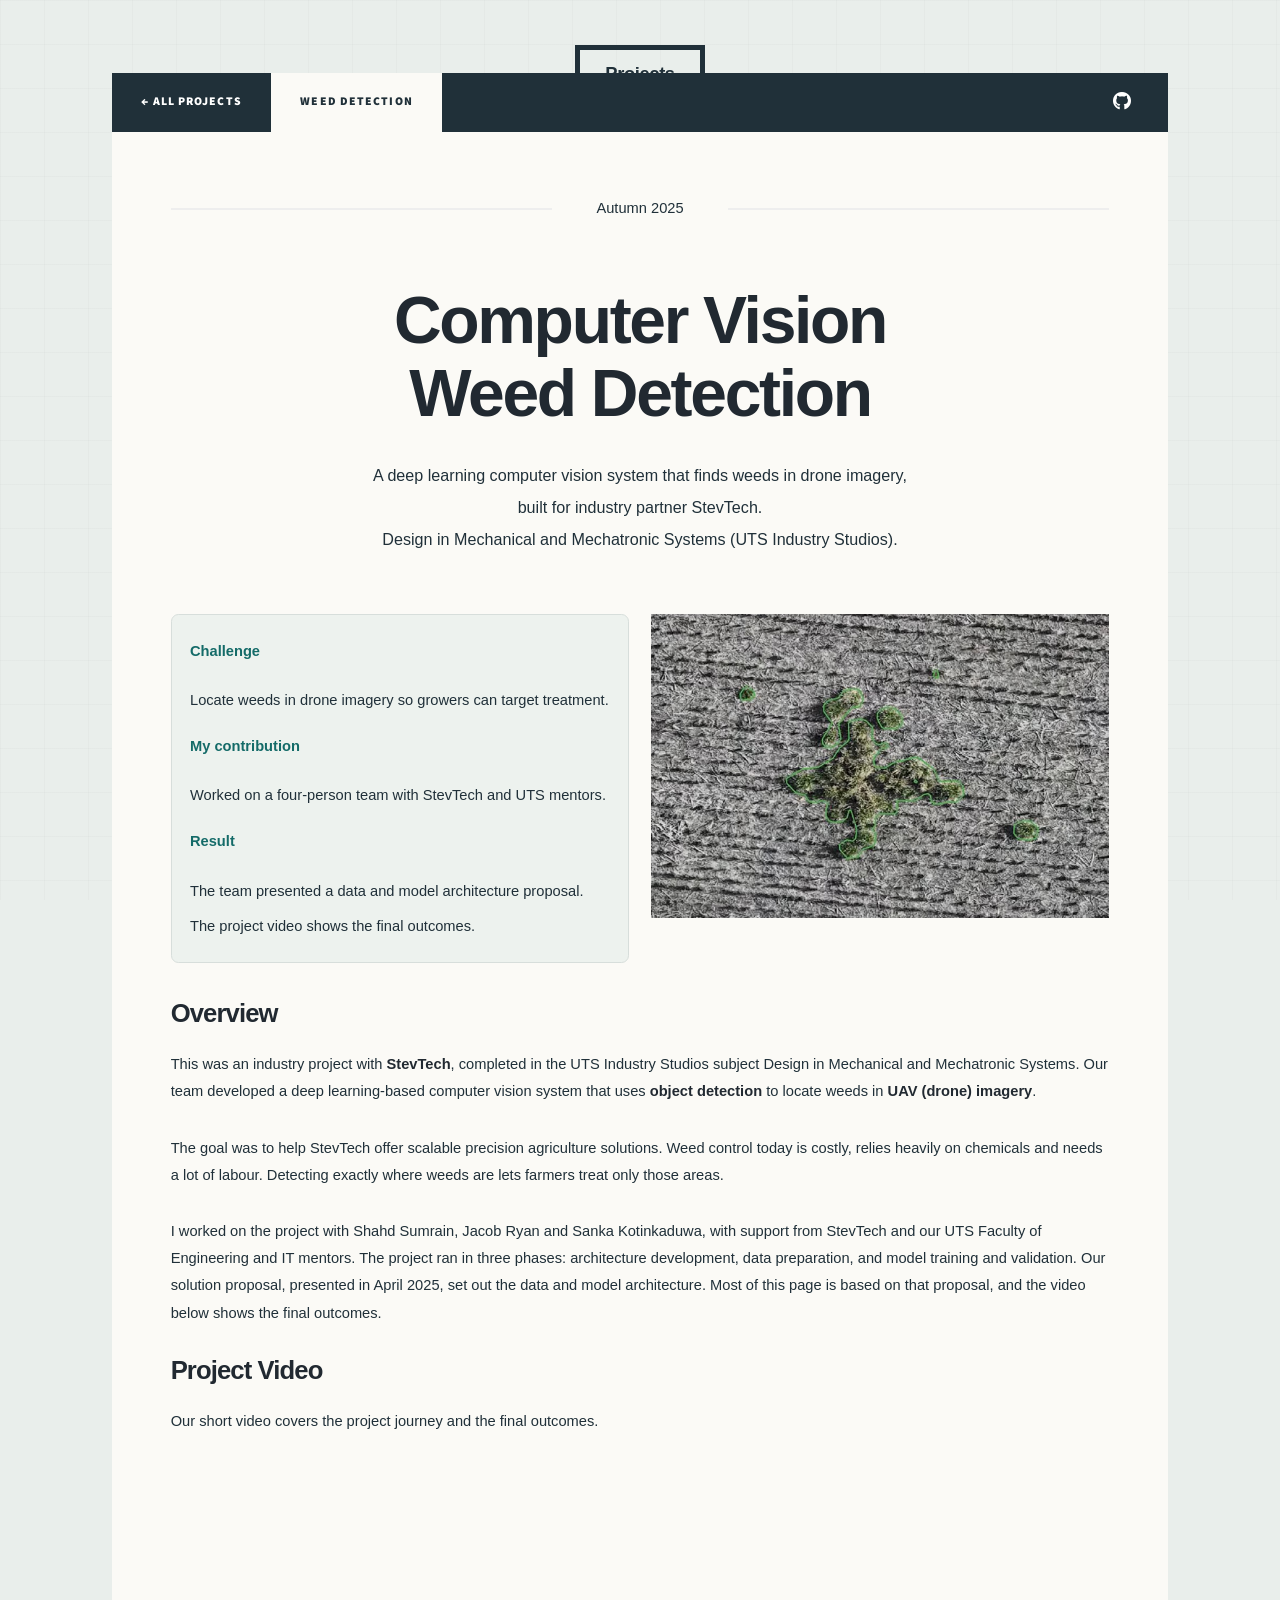
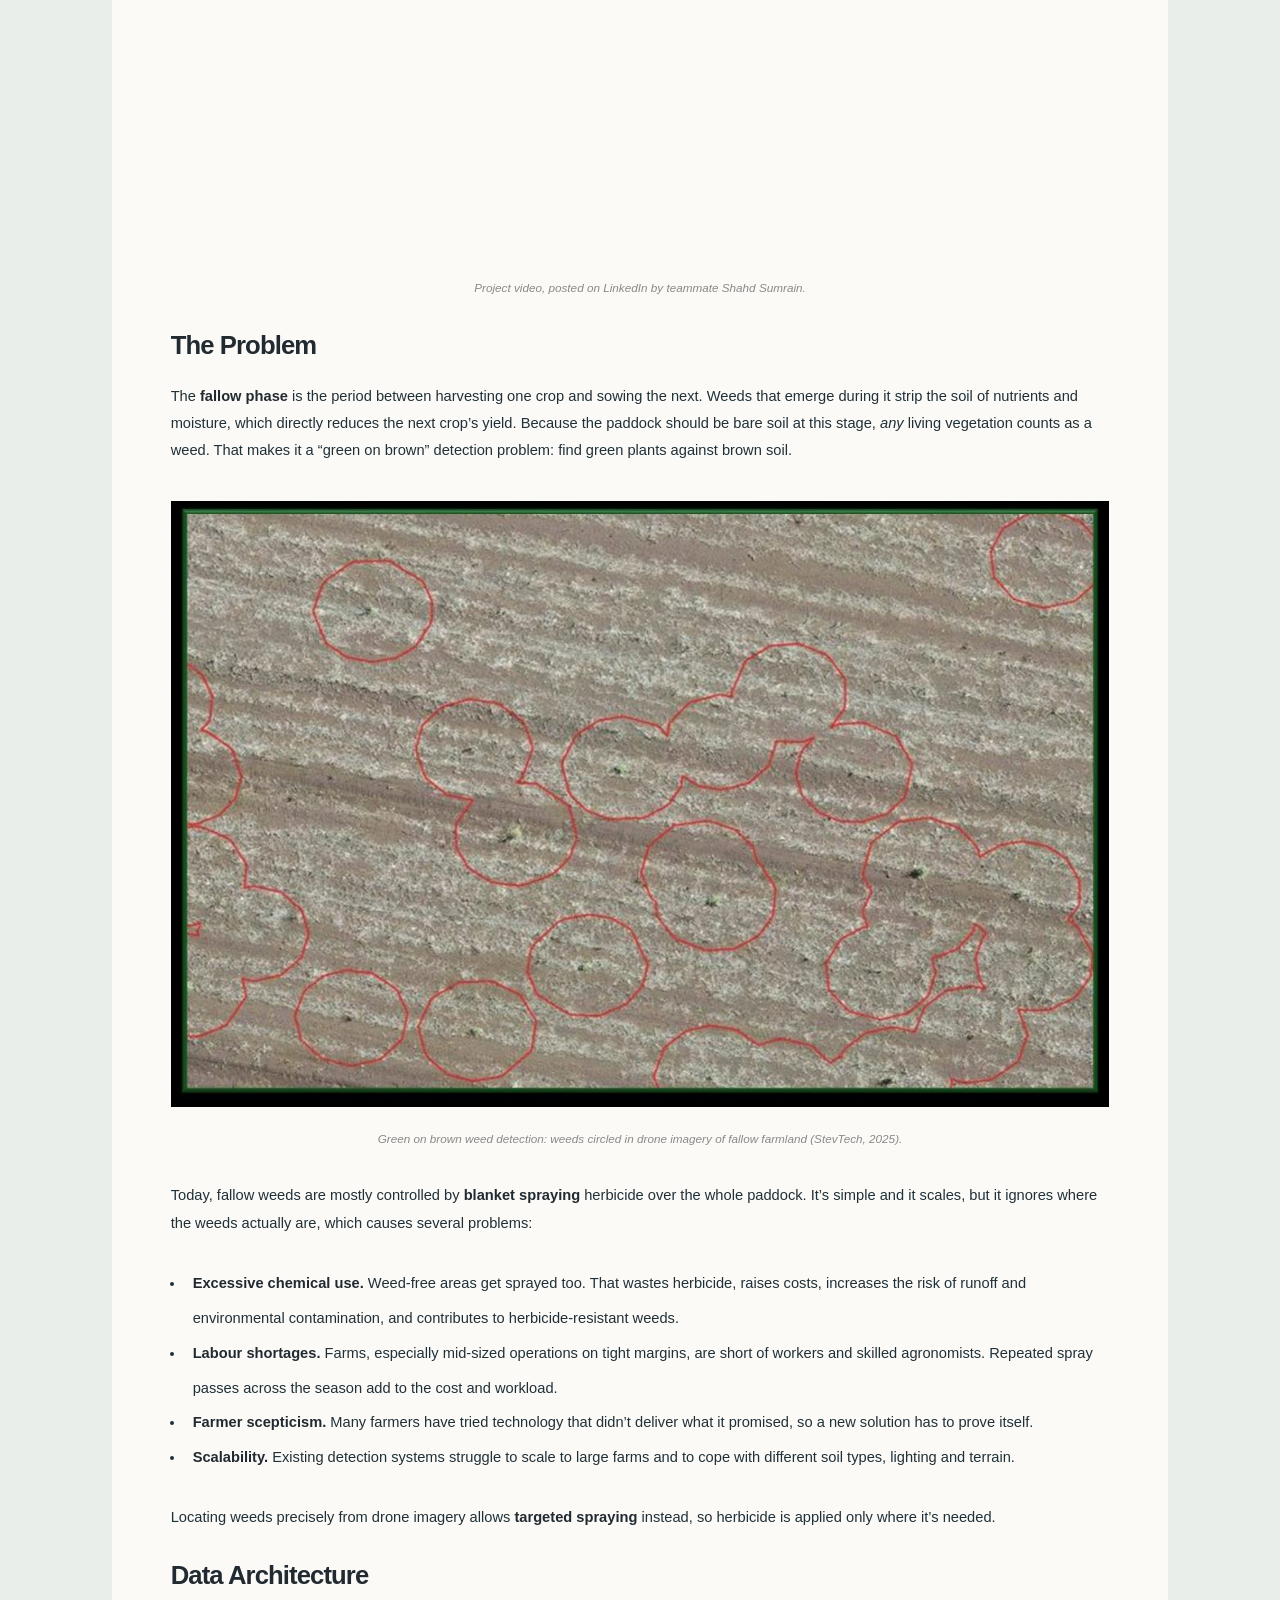
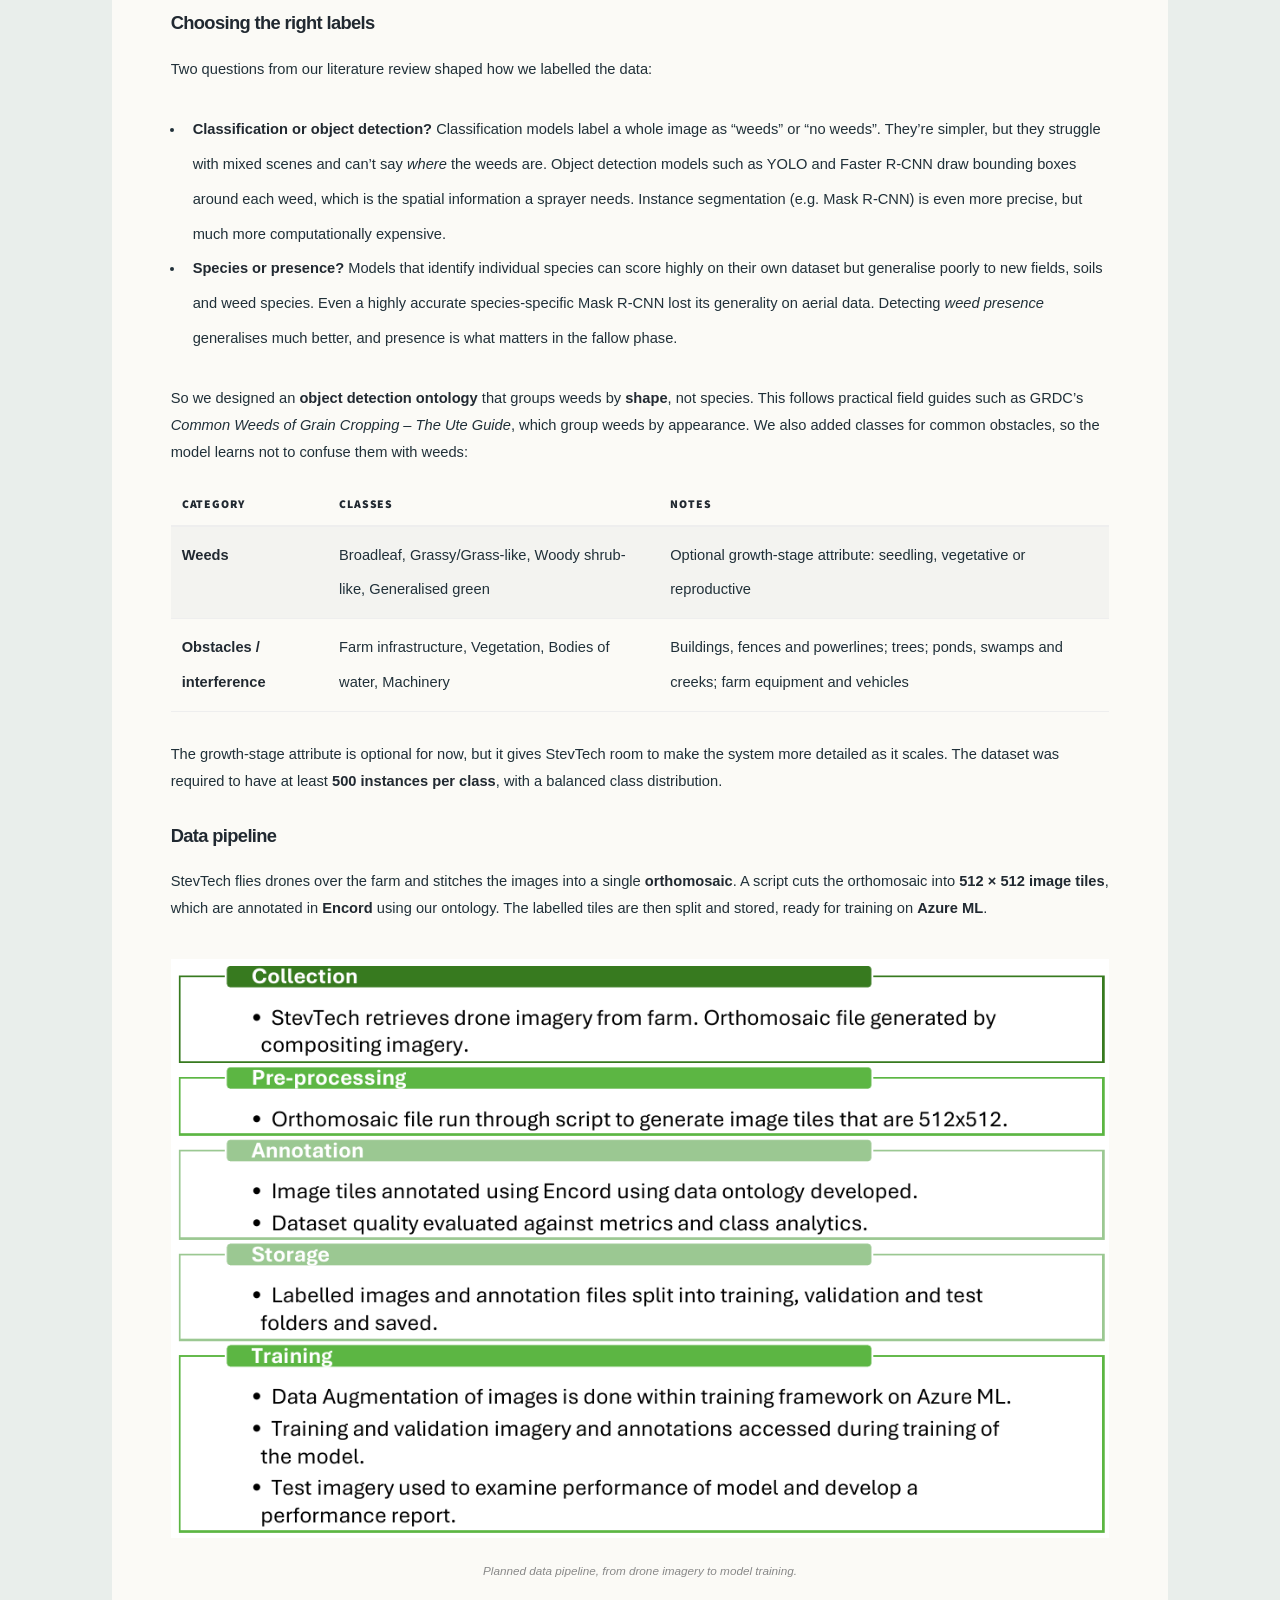
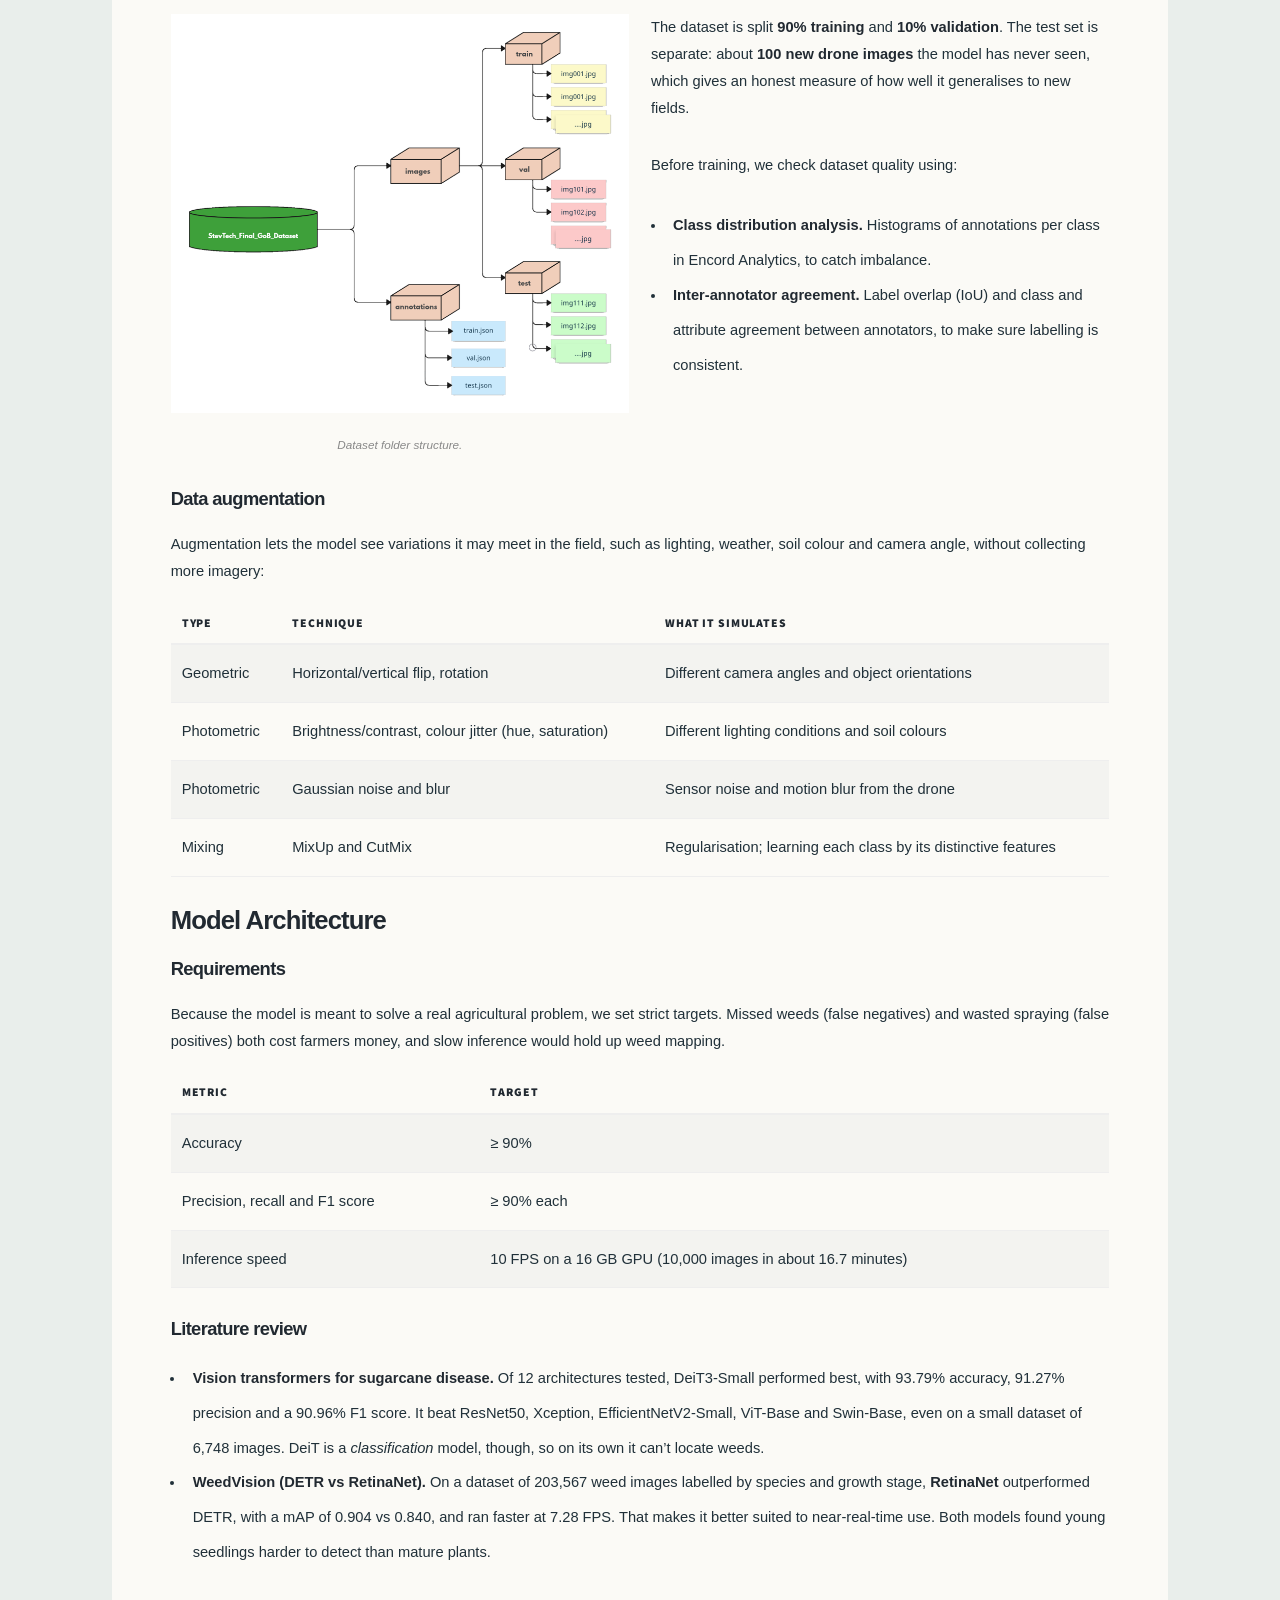
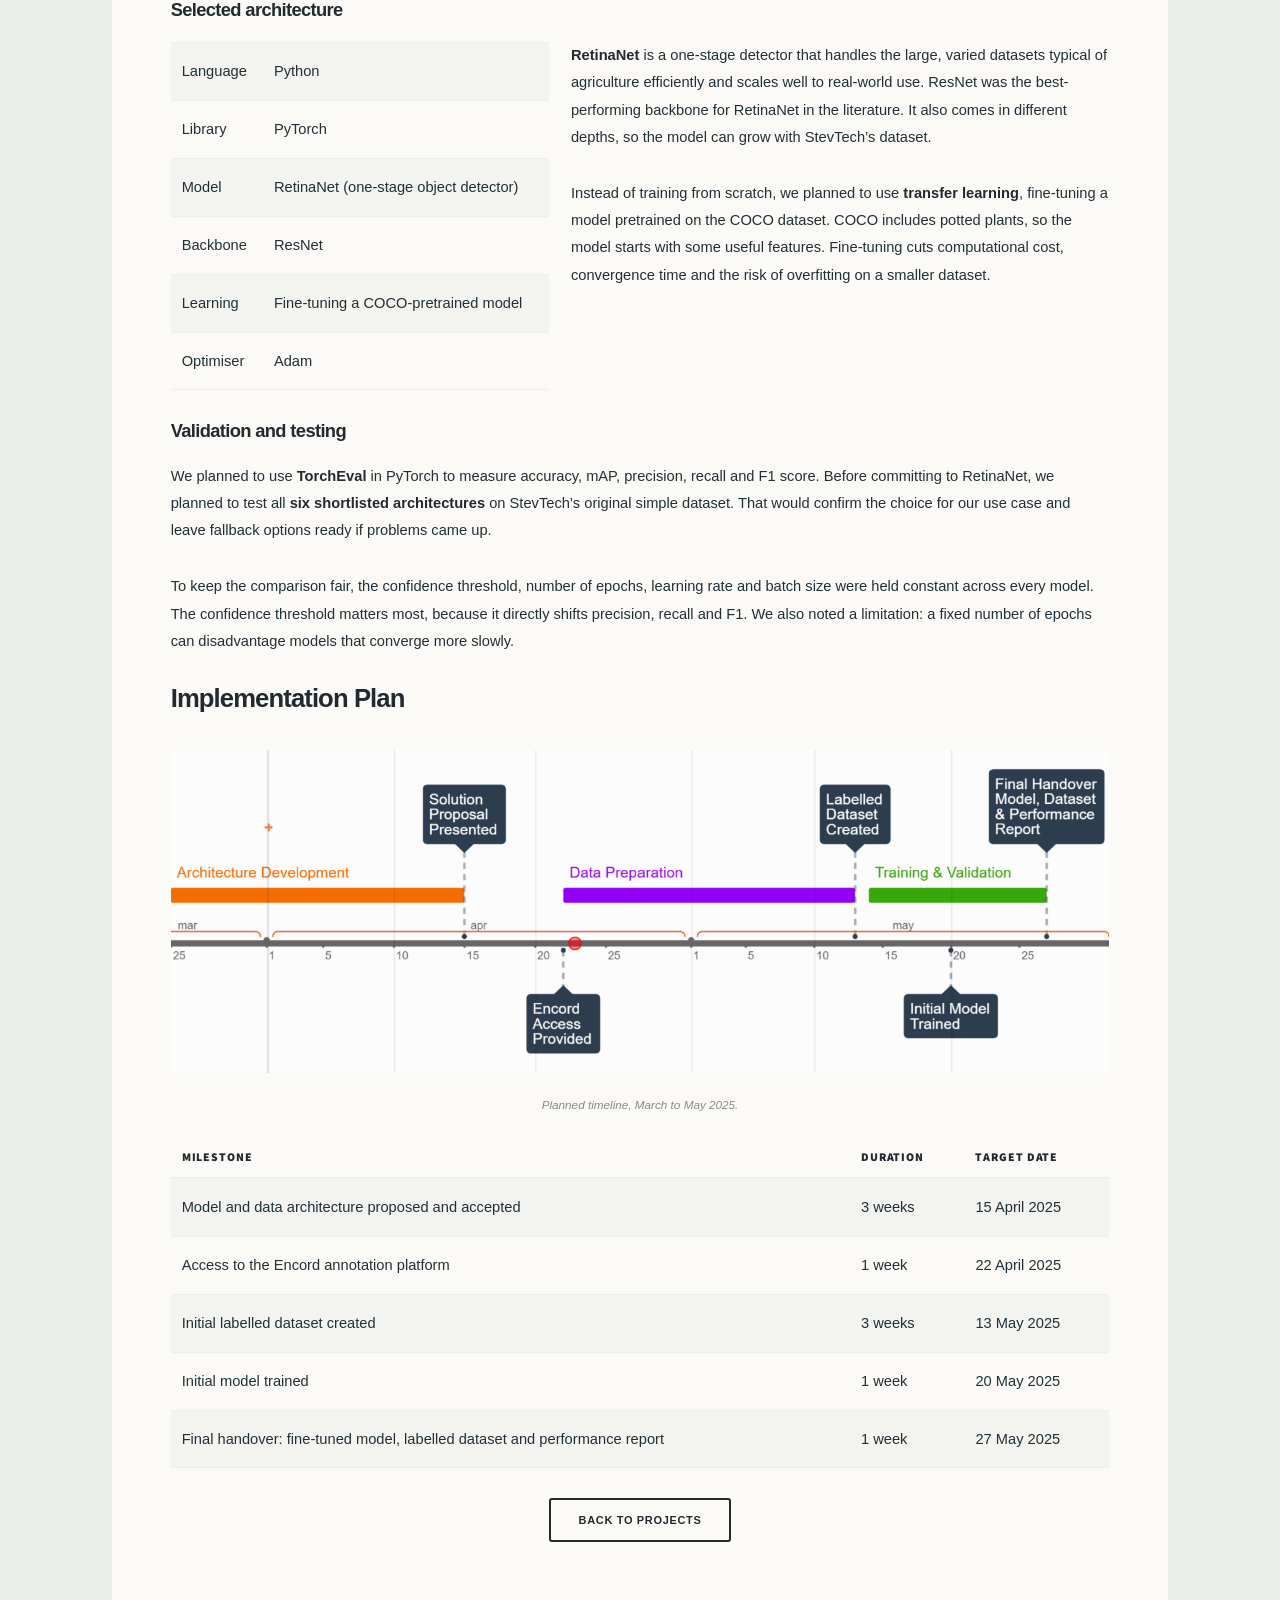
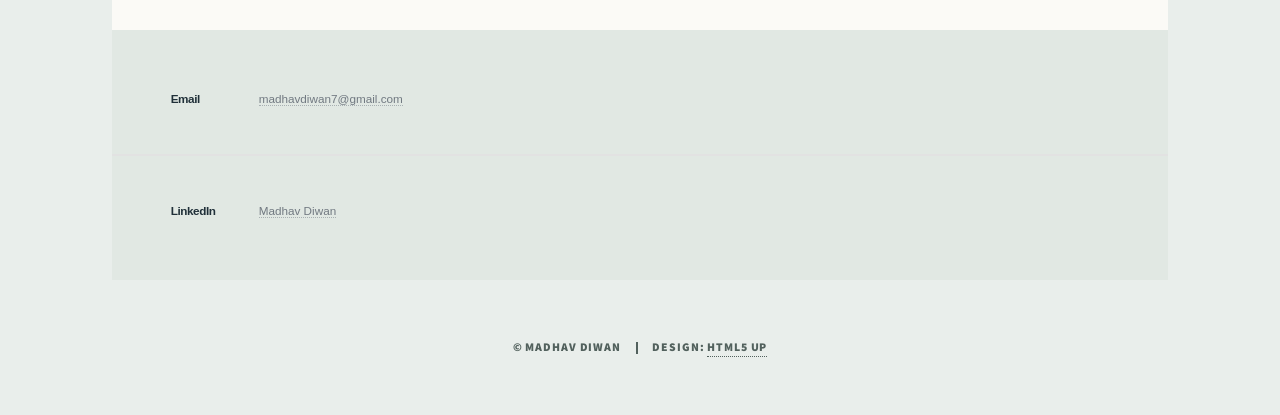
<file: weed-detection.html>
<!DOCTYPE HTML>
<!--
	Massively by HTML5 UP
	html5up.net | @ajlkn
	Free for personal and commercial use under the CCA 3.0 license (html5up.net/license)
-->
<html>
	<head>
		<title>Weed Detection - Madhav's Portfolio</title>
		<meta charset="utf-8" />
		<meta name="viewport" content="width=device-width, initial-scale=1, user-scalable=no" />
		<link rel="stylesheet" href="assets/css/main.css" />
		<noscript><link rel="stylesheet" href="assets/css/noscript.css" /></noscript>
		<style>
			.caption { display: block; margin: -1.25rem 0 2rem 0; font-size: 0.8rem; font-style: italic; color: #888; text-align: center; }
			.video-embed { max-width: 504px; margin: 0 auto 2rem auto; }
			.video-embed iframe { display: block; width: 100%; height: 399px; border: 0; }
		</style>
	<link rel="stylesheet" href="assets/css/engineering.css" /></head>
	<body class="is-preload">

		<!-- Wrapper -->
			<div id="wrapper">

				<!-- Header -->
					<header id="header">
						<a href="index.html" class="logo">Projects</a>
					</header>

				<!-- Nav -->
					<nav id="nav">
						<ul class="links">
							<li><a href="index.html">&larr; All Projects</a></li>
							<li class="active"><a href="weed-detection.html">Weed Detection</a></li>
						</ul>
						<ul class="icons">
							<li><a href="#" class="icon brands fa-github"><span class="label">GitHub</span></a></li>
						</ul>
					</nav>

				<!-- Main -->
					<div id="main">

						<!-- Post -->
							<section class="post">
								<header class="major">
									<span class="date">Autumn 2025</span>
									<h1>Computer Vision<br />
									Weed Detection</h1>
									<p>A deep learning computer vision system that finds weeds in drone imagery,<br />
									built for industry partner StevTech.<br />
									Design in Mechanical and Mechatronic Systems (UTS Industry Studios).</p>
								</header>
								<section class="case-summary" aria-label="Project at a glance">
	<div class="case-summary-text">
		<dl>
			<dt>Challenge</dt><dd>Locate weeds in drone imagery so growers can target treatment.</dd>
			<dt>My contribution</dt><dd>Worked on a four-person team with StevTech and UTS mentors.</dd>
			<dt>Result</dt><dd>The team presented a data and model architecture proposal. The project video shows the final outcomes.</dd>
		</dl>
		
	</div>
	<div class="case-summary-media"><div class="image main"><img src="images/weed_detection.jpg" alt="Weed Detection" /></div></div>
</section>

								<h2>Overview</h2>
								<p>This was an industry project with <strong>StevTech</strong>, completed in the UTS Industry Studios subject Design in Mechanical and Mechatronic Systems. Our team developed a deep learning-based computer vision system that uses <strong>object detection</strong> to locate weeds in <strong>UAV (drone) imagery</strong>.</p>
								<p>The goal was to help StevTech offer scalable precision agriculture solutions. Weed control today is costly, relies heavily on chemicals and needs a lot of labour. Detecting exactly where weeds are lets farmers treat only those areas.</p>
								<p>I worked on the project with Shahd Sumrain, Jacob Ryan and Sanka Kotinkaduwa, with support from StevTech and our UTS Faculty of Engineering and IT mentors. The project ran in three phases: architecture development, data preparation, and model training and validation. Our solution proposal, presented in April 2025, set out the data and model architecture. Most of this page is based on that proposal, and the video below shows the final outcomes.</p>

								<h2>Project Video</h2>
								<p>Our short video covers the project journey and the final outcomes.</p>
								<div class="video-embed">
									<iframe src="https://www.linkedin.com/embed/feed/update/urn:li:ugcPost:7337015584699633664?compact=1" allowfullscreen="" loading="lazy" title="Weed detection project video on LinkedIn"></iframe>
								</div>
								<span class="caption">Project video, posted on LinkedIn by teammate Shahd Sumrain.</span>

								<!-- TODO (Madhav): add a "My Role" section describing what you personally worked on
								     (e.g. data ontology, annotation, model selection, training), plus "Results" and
								     "What I Learned" sections once the final report details are available. -->

								<h2>The Problem</h2>
								<p>The <strong>fallow phase</strong> is the period between harvesting one crop and sowing the next. Weeds that emerge during it strip the soil of nutrients and moisture, which directly reduces the next crop&rsquo;s yield. Because the paddock should be bare soil at this stage, <em>any</em> living vegetation counts as a weed. That makes it a &ldquo;green on brown&rdquo; detection problem: find green plants against brown soil.</p>
								<span class="image fit"><img src="images/weed-detection/green-on-brown.jpg" alt="Aerial image of bare fallow farmland with weeds circled in red" /></span>
								<span class="caption">Green on brown weed detection: weeds circled in drone imagery of fallow farmland (StevTech, 2025).</span>
								<p>Today, fallow weeds are mostly controlled by <strong>blanket spraying</strong> herbicide over the whole paddock. It&rsquo;s simple and it scales, but it ignores where the weeds actually are, which causes several problems:</p>
								<ul>
									<li><strong>Excessive chemical use.</strong> Weed-free areas get sprayed too. That wastes herbicide, raises costs, increases the risk of runoff and environmental contamination, and contributes to herbicide-resistant weeds.</li>
									<li><strong>Labour shortages.</strong> Farms, especially mid-sized operations on tight margins, are short of workers and skilled agronomists. Repeated spray passes across the season add to the cost and workload.</li>
									<li><strong>Farmer scepticism.</strong> Many farmers have tried technology that didn&rsquo;t deliver what it promised, so a new solution has to prove itself.</li>
									<li><strong>Scalability.</strong> Existing detection systems struggle to scale to large farms and to cope with different soil types, lighting and terrain.</li>
								</ul>
								<p>Locating weeds precisely from drone imagery allows <strong>targeted spraying</strong> instead, so herbicide is applied only where it&rsquo;s needed.</p>

								<h2>Data Architecture</h2>
								<h3>Choosing the right labels</h3>
								<p>Two questions from our literature review shaped how we labelled the data:</p>
								<ul>
									<li><strong>Classification or object detection?</strong> Classification models label a whole image as &ldquo;weeds&rdquo; or &ldquo;no weeds&rdquo;. They&rsquo;re simpler, but they struggle with mixed scenes and can&rsquo;t say <em>where</em> the weeds are. Object detection models such as YOLO and Faster R-CNN draw bounding boxes around each weed, which is the spatial information a sprayer needs. Instance segmentation (e.g. Mask R-CNN) is even more precise, but much more computationally expensive.</li>
									<li><strong>Species or presence?</strong> Models that identify individual species can score highly on their own dataset but generalise poorly to new fields, soils and weed species. Even a highly accurate species-specific Mask R-CNN lost its generality on aerial data. Detecting <em>weed presence</em> generalises much better, and presence is what matters in the fallow phase.</li>
								</ul>
								<p>So we designed an <strong>object detection ontology</strong> that groups weeds by <strong>shape</strong>, not species. This follows practical field guides such as GRDC&rsquo;s <em>Common Weeds of Grain Cropping &ndash; The Ute Guide</em>, which group weeds by appearance. We also added classes for common obstacles, so the model learns not to confuse them with weeds:</p>
								<div class="table-wrapper">
									<table>
										<thead>
											<tr><th>Category</th><th>Classes</th><th>Notes</th></tr>
										</thead>
										<tbody>
											<tr><td><strong>Weeds</strong></td><td>Broadleaf, Grassy/Grass-like, Woody shrub-like, Generalised green</td><td>Optional growth-stage attribute: seedling, vegetative or reproductive</td></tr>
											<tr><td><strong>Obstacles / interference</strong></td><td>Farm infrastructure, Vegetation, Bodies of water, Machinery</td><td>Buildings, fences and powerlines; trees; ponds, swamps and creeks; farm equipment and vehicles</td></tr>
										</tbody>
									</table>
								</div>
								<p>The growth-stage attribute is optional for now, but it gives StevTech room to make the system more detailed as it scales. The dataset was required to have at least <strong>500 instances per class</strong>, with a balanced class distribution.</p>

								<h3>Data pipeline</h3>
								<p>StevTech flies drones over the farm and stitches the images into a single <strong>orthomosaic</strong>. A script cuts the orthomosaic into <strong>512&nbsp;&times;&nbsp;512 image tiles</strong>, which are annotated in <strong>Encord</strong> using our ontology. The labelled tiles are then split and stored, ready for training on <strong>Azure ML</strong>.</p>
								<span class="image fit"><img src="images/weed-detection/data-pipeline.png" alt="Data pipeline: collection, pre-processing, annotation, storage, training" /></span>
								<span class="caption">Planned data pipeline, from drone imagery to model training.</span>
								<div class="row">
									<div class="col-6 col-12-small">
										<span class="image fit"><img src="images/weed-detection/dataset-structure.png" alt="Dataset folder structure with images and annotations split into train, val and test" /></span>
										<span class="caption">Dataset folder structure.</span>
									</div>
									<div class="col-6 col-12-small">
										<p>The dataset is split <strong>90% training</strong> and <strong>10% validation</strong>. The test set is separate: about <strong>100 new drone images</strong> the model has never seen, which gives an honest measure of how well it generalises to new fields.</p>
										<p>Before training, we check dataset quality using:</p>
										<ul>
											<li><strong>Class distribution analysis.</strong> Histograms of annotations per class in Encord Analytics, to catch imbalance.</li>
											<li><strong>Inter-annotator agreement.</strong> Label overlap (IoU) and class and attribute agreement between annotators, to make sure labelling is consistent.</li>
										</ul>
									</div>
								</div>

								<h3>Data augmentation</h3>
								<p>Augmentation lets the model see variations it may meet in the field, such as lighting, weather, soil colour and camera angle, without collecting more imagery:</p>
								<div class="table-wrapper">
									<table>
										<thead>
											<tr><th>Type</th><th>Technique</th><th>What it simulates</th></tr>
										</thead>
										<tbody>
											<tr><td>Geometric</td><td>Horizontal/vertical flip, rotation</td><td>Different camera angles and object orientations</td></tr>
											<tr><td>Photometric</td><td>Brightness/contrast, colour jitter (hue, saturation)</td><td>Different lighting conditions and soil colours</td></tr>
											<tr><td>Photometric</td><td>Gaussian noise and blur</td><td>Sensor noise and motion blur from the drone</td></tr>
											<tr><td>Mixing</td><td>MixUp and CutMix</td><td>Regularisation; learning each class by its distinctive features</td></tr>
										</tbody>
									</table>
								</div>

								<h2>Model Architecture</h2>
								<h3>Requirements</h3>
								<p>Because the model is meant to solve a real agricultural problem, we set strict targets. Missed weeds (false negatives) and wasted spraying (false positives) both cost farmers money, and slow inference would hold up weed mapping.</p>
								<div class="table-wrapper">
									<table>
										<thead>
											<tr><th>Metric</th><th>Target</th></tr>
										</thead>
										<tbody>
											<tr><td>Accuracy</td><td>&ge;&nbsp;90%</td></tr>
											<tr><td>Precision, recall and F1 score</td><td>&ge;&nbsp;90% each</td></tr>
											<tr><td>Inference speed</td><td>10 FPS on a 16&nbsp;GB GPU (10,000 images in about 16.7 minutes)</td></tr>
										</tbody>
									</table>
								</div>

								<h3>Literature review</h3>
								<ul>
									<li><strong>Vision transformers for sugarcane disease.</strong> Of 12 architectures tested, DeiT3-Small performed best, with 93.79% accuracy, 91.27% precision and a 90.96% F1 score. It beat ResNet50, Xception, EfficientNetV2-Small, ViT-Base and Swin-Base, even on a small dataset of 6,748 images. DeiT is a <em>classification</em> model, though, so on its own it can&rsquo;t locate weeds.</li>
									<li><strong>WeedVision (DETR vs RetinaNet).</strong> On a dataset of 203,567 weed images labelled by species and growth stage, <strong>RetinaNet</strong> outperformed DETR, with a mAP of 0.904 vs 0.840, and ran faster at 7.28 FPS. That makes it better suited to near-real-time use. Both models found young seedlings harder to detect than mature plants.</li>
								</ul>

								<h3>Selected architecture</h3>
								<div class="row">
									<div class="col-5 col-12-small">
										<div class="table-wrapper">
											<table>
												<tbody>
													<tr><td>Language</td><td>Python</td></tr>
													<tr><td>Library</td><td>PyTorch</td></tr>
													<tr><td>Model</td><td>RetinaNet (one-stage object detector)</td></tr>
													<tr><td>Backbone</td><td>ResNet</td></tr>
													<tr><td>Learning</td><td>Fine-tuning a COCO-pretrained model</td></tr>
													<tr><td>Optimiser</td><td>Adam</td></tr>
												</tbody>
											</table>
										</div>
									</div>
									<div class="col-7 col-12-small">
										<p><strong>RetinaNet</strong> is a one-stage detector that handles the large, varied datasets typical of agriculture efficiently and scales well to real-world use. ResNet was the best-performing backbone for RetinaNet in the literature. It also comes in different depths, so the model can grow with StevTech&rsquo;s dataset.</p>
										<p>Instead of training from scratch, we planned to use <strong>transfer learning</strong>, fine-tuning a model pretrained on the COCO dataset. COCO includes potted plants, so the model starts with some useful features. Fine-tuning cuts computational cost, convergence time and the risk of overfitting on a smaller dataset.</p>
									</div>
								</div>

								<h3>Validation and testing</h3>
								<p>We planned to use <strong>TorchEval</strong> in PyTorch to measure accuracy, mAP, precision, recall and F1 score. Before committing to RetinaNet, we planned to test all <strong>six shortlisted architectures</strong> on StevTech&rsquo;s original simple dataset. That would confirm the choice for our use case and leave fallback options ready if problems came up.</p>
								<p>To keep the comparison fair, the confidence threshold, number of epochs, learning rate and batch size were held constant across every model. The confidence threshold matters most, because it directly shifts precision, recall and F1. We also noted a limitation: a fixed number of epochs can disadvantage models that converge more slowly.</p>

								<h2>Implementation Plan</h2>
								<span class="image fit"><img src="images/weed-detection/timeline.png" alt="Project timeline from March to May 2025 showing architecture development, data preparation and training phases" /></span>
								<span class="caption">Planned timeline, March to May 2025.</span>
								<div class="table-wrapper">
									<table>
										<thead>
											<tr><th>Milestone</th><th>Duration</th><th>Target date</th></tr>
										</thead>
										<tbody>
											<tr><td>Model and data architecture proposed and accepted</td><td>3 weeks</td><td>15 April 2025</td></tr>
											<tr><td>Access to the Encord annotation platform</td><td>1 week</td><td>22 April 2025</td></tr>
											<tr><td>Initial labelled dataset created</td><td>3 weeks</td><td>13 May 2025</td></tr>
											<tr><td>Initial model trained</td><td>1 week</td><td>20 May 2025</td></tr>
											<tr><td>Final handover: fine-tuned model, labelled dataset and performance report</td><td>1 week</td><td>27 May 2025</td></tr>
										</tbody>
									</table>
								</div>

								<ul class="actions special">
									<li><a href="index.html" class="button">Back to Projects</a></li>
								</ul>
							</section>

					</div>

				<!-- Footer -->
					<footer id="footer">
						<section class="split contact">
							<section>
								<h3>Email</h3>
								<p><a href="mailto:madhavdiwan7@gmail.com">madhavdiwan7@gmail.com</a></p>
							</section>
							<section>
								<h3>LinkedIn</h3>
								<p><a href="https://www.linkedin.com/in/madhav-diwan-3a1b08146/">Madhav Diwan</a></p>
							</section>
						</section>
					</footer>

				<!-- Copyright -->
					<div id="copyright">
						<ul><li>&copy; Madhav Diwan</li><li>Design: <a href="https://html5up.net">HTML5 UP</a></li></ul>
					</div>

			</div>

		<!-- Scripts -->
			<script src="assets/js/jquery.min.js"></script>
			<script src="assets/js/jquery.scrollex.min.js"></script>
			<script src="assets/js/jquery.scrolly.min.js"></script>
			<script src="assets/js/browser.min.js"></script>
			<script src="assets/js/breakpoints.min.js"></script>
			<script src="assets/js/util.js"></script>
			<script src="assets/js/main.js"></script>

	</body>
</html>
</file>
<file: assets/css/engineering.css>
/* Engineering portfolio: technical editorial theme. */
:root { --ink: #203039; --accent: #146b68; --paper: #fbfaf6; --line: #d7dedb; }
body { background: #e9eeeb; color: var(--ink); font-family: 'Segoe UI', Arial, sans-serif; font-weight: 400; }
body, input, select, textarea { font-family: 'Segoe UI', Arial, sans-serif; }
h1,h2,h3,h4,h5,h6, .button, button, #nav, #header .logo { font-family: 'Segoe UI', Arial, sans-serif; }
h1,h2,h3 { text-transform: none; letter-spacing: -.035em; line-height: 1.15; }
p { text-align: left; line-height: 1.85; }
a:hover { color: var(--accent) !important; }
#wrapper > .bg { background: #e9eeeb; background-image: linear-gradient(#20303906 1px,transparent 1px),linear-gradient(90deg,#20303906 1px,transparent 1px); background-size: 44px 44px; }
#intro { color: var(--ink); text-align: left; align-items: flex-start; max-width: 72rem; margin: auto; padding: 7rem 4rem 5rem; min-height: 75vh; }
#intro h1 { font-size: clamp(3rem,7vw,6rem); line-height: 1.02; text-transform: none; letter-spacing: -.055em; }
#intro p { font-size: 1.15rem; font-style: normal; max-width: 42rem; }
#intro .eyebrow, .project-label { font: 600 .78rem/1.5 Consolas, monospace; letter-spacing: .13em; text-transform: uppercase; color: var(--accent); }
#intro .actions { justify-content: flex-start; }
#intro .button { color: var(--ink) !important; box-shadow: inset 0 0 0 2px var(--ink); }
#header { height: 9rem; padding-bottom: 2rem; }
#header .logo { color: var(--ink); border-color: var(--ink); font-size: 1.25rem; text-transform: none; letter-spacing: -.02em; }
#nav { background: #203039; color: #fff; }
#nav ul.links li.active { background: var(--paper); }
#nav ul.links li.active a { color: var(--ink); }
#main { background: var(--paper); }
#main > .post.featured { text-align: left; padding-top: 4rem; }
#main .post.featured header.major h2 { font-size: clamp(2.2rem,5vw,4rem); }
header.major p { font-style: normal; }
#main .posts > article { text-align: left; border-color: var(--line); }
#main .posts h2 { font-size: 1.85rem; }
#main .posts .image img { aspect-ratio: 4/3; object-fit: cover; }
#main .posts .actions, #main .featured .actions { justify-content: flex-start; }
#main .posts article:hover { background: #eef3ef; }
#main .post > header.major h1 { font-size: clamp(2.4rem,6vw,4.5rem); }
.project-tools { background: #edf2ee; }
.button, button, input[type="submit"] { border-radius: 3px; letter-spacing: .06em; font-size: .75rem; }
.project-filters button[aria-pressed="true"] { background: var(--accent); }
#footer { background: #e1e8e3; color: var(--ink); }
#footer h3, #footer label { color: var(--ink); }
#copyright { color: #52615d; }
.robot-viewer { background: #f0f3ef; border-color: var(--line); }
@media(max-width:736px) { #intro { padding: 5rem 2rem 3rem; min-height: 70vh; } #intro h1 { font-size: 3.25rem; } #header { height: 7rem; } #navPanel { background: var(--paper); } }

.case-summary { display: grid; grid-template-columns: 1fr 1fr; align-items: start; gap: 1.5rem; margin: 0 0 2.5rem; }
.case-summary-text { padding: 1.25rem; background: #edf2ee; border: 1px solid var(--line); border-radius: .5rem; }
.case-summary dl, .case-summary-text p { margin: 0; }
.case-summary dt { font-weight: 700; color: var(--accent); }
.case-summary dd { margin: 0 0 .75rem; }
.case-summary dd:last-child { margin-bottom: 0; }
.case-summary-text p { margin-top: 1rem; }
.case-summary .image.main { margin: 0; }
.case-summary .caption { margin: .65rem 0 0; color: #52615d; }
@media (max-width: 736px) { .case-summary { grid-template-columns: 1fr; } }
</file>
<file: assets/css/portfolio.css>
.portfolio-home [hidden] { display: none; }
.home-nav, .home-content, .home-contact { width: min(72rem, calc(100% - 3rem)); margin-inline: auto; }
.home-nav { display: flex; align-items: center; justify-content: space-between; gap: 1rem; padding: 1.25rem 0; border-bottom: 1px solid var(--line); }
.home-nav a, .home-contact a, .home-feature a { color: var(--accent); }
.home-nav nav, .home-contact p { display: flex; flex-wrap: wrap; gap: 1rem; }
.home-name { font-weight: 700; }
.home-hero { display: grid; grid-template-columns: 1fr 1fr; align-items: center; gap: clamp(1.5rem, 5vw, 4rem); padding: clamp(2rem, 5vw, 4.5rem) 0; }
.home-hero h1 { font-size: clamp(2.6rem, 6vw, 5rem); margin: 0 0 1rem; }
.home-hero p, .home-projects p { margin-bottom: .8rem; }
.home-feature, .home-projects article, .project-tools { background: var(--paper); border: 1px solid var(--line); border-radius: .5rem; overflow: hidden; }
.home-feature > div, .home-projects article > div, .project-tools { padding: 1.25rem; }
.home-feature img, .home-projects img { display: block; width: 100%; object-fit: cover; }
.home-feature img { aspect-ratio: 2 / 1; }
.home-projects img { aspect-ratio: 16 / 10; }
.home-feature h2, .home-projects h3 { margin-bottom: .5rem; }
.home-projects { display: grid; grid-template-columns: repeat(3, minmax(0, 1fr)); gap: 1rem; margin-top: 1rem; }
.project-filters { display: flex; flex-wrap: wrap; gap: .65rem; margin-top: 1rem; }
.project-filters button { padding-inline: 1rem; }
.project-filters button[aria-pressed="true"] { background: var(--accent); color: #fff !important; box-shadow: none; }
#project-count { margin: .75rem 0 0; font-size: .9rem; }
.home-contact { margin-block: 3rem; padding-top: 1.5rem; border-top: 1px solid var(--line); }
.portfolio-home :focus-visible { outline: 3px solid var(--accent); outline-offset: 4px; }
@media (max-width: 900px) { .home-projects { grid-template-columns: repeat(2, minmax(0, 1fr)); } }
@media (max-width: 640px) {
	.home-nav, .home-content, .home-contact { width: calc(100% - 2rem); }
	.home-hero, .home-projects { grid-template-columns: 1fr; }
}
</file>
<file: assets/css/robot-viewer.css>
.robot-viewer { margin: 3rem 0; padding: 1.5rem; border: 2px solid #e2e2e2; border-radius: .5rem; }
.robot-viewer model-viewer { display: block; width: 100%; height: clamp(300px, 60vh, 620px); background: #eef1f4; border-radius: .35rem; }
.robot-viewer .robot-controls { display: flex; flex-wrap: wrap; align-items: center; gap: 1rem; margin-top: 1.25rem; }
.robot-viewer button[hidden] { display: none; }
.robot-viewer p { margin: 1rem 0; }
.robot-viewer button:focus-visible { outline: 3px solid #176b70; outline-offset: 4px; }
</file>
<file: assets/css/main.css>
@import url(fontawesome-all.min.css);
@import url("https://fonts.googleapis.com/css?family=Merriweather:300,700,300italic,700italic|Source+Sans+Pro:900");

/*
	Massively by HTML5 UP
	html5up.net | @ajlkn
	Free for personal and commercial use under the CCA 3.0 license (html5up.net/license)
*/

html, body, div, span, applet, object,
iframe, h1, h2, h3, h4, h5, h6, p, blockquote,
pre, a, abbr, acronym, address, big, cite,
code, del, dfn, em, img, ins, kbd, q, s, samp,
small, strike, strong, sub, sup, tt, var, b,
u, i, center, dl, dt, dd, ol, ul, li, fieldset,
form, label, legend, table, caption, tbody,
tfoot, thead, tr, th, td, article, aside,
canvas, details, embed, figure, figcaption,
footer, header, hgroup, menu, nav, output, ruby,
section, summary, time, mark, audio, video {
	margin: 0;
	padding: 0;
	border: 0;
	font-size: 100%;
	font: inherit;
	vertical-align: baseline;}

article, aside, details, figcaption, figure,
footer, header, hgroup, menu, nav, section {
	display: block;}

body {
	line-height: 1;
}

ol, ul {
	list-style: none;
}

blockquote, q {
	quotes: none;
}

	blockquote:before, blockquote:after, q:before, q:after {
		content: '';
		content: none;
	}

table {
	border-collapse: collapse;
	border-spacing: 0;
}

body {
	-webkit-text-size-adjust: none;
}

mark {
	background-color: transparent;
	color: inherit;
}

input::-moz-focus-inner {
	border: 0;
	padding: 0;
}

input, select, textarea {
	-moz-appearance: none;
	-webkit-appearance: none;
	-ms-appearance: none;
	appearance: none;
}

/* Basic */

	@-ms-viewport {
		width: device-width;
	}

	body {
		-ms-overflow-style: scrollbar;
	}

	@media screen and (max-width: 480px) {

		html, body {
			min-width: 320px;
		}

	}

	html {
		box-sizing: border-box;
	}

	*, *:before, *:after {
		box-sizing: inherit;
	}

	body {
		background-color: #1e252d;
	}

		body.is-preload *, body.is-preload *:before, body.is-preload *:after {
			-moz-animation: none !important;
			-webkit-animation: none !important;
			-ms-animation: none !important;
			animation: none !important;
			-moz-transition: none !important;
			-webkit-transition: none !important;
			-ms-transition: none !important;
			transition: none !important;
		}

/* Type */

	html {
		font-size: 16pt;
	}

		@media screen and (max-width: 1680px) {

			html {
				font-size: 12pt;
			}

		}

		@media screen and (max-width: 1280px) {

			html {
				font-size: 11pt;
			}

		}

		@media screen and (max-width: 360px) {

			html {
				font-size: 10pt;
			}

		}

	body {
		color: #212931;
	}

	body, input, select, textarea {
		font-family: "Merriweather", Georgia, serif;
		font-weight: 300;
		font-size: 1rem;
		line-height: 2.375;
	}

	a {
		-moz-transition: color 0.2s ease-in-out, background-color 0.2s ease-in-out, border-color 0.2s ease-in-out, box-shadow 0.2s ease-in-out;
		-webkit-transition: color 0.2s ease-in-out, background-color 0.2s ease-in-out, border-color 0.2s ease-in-out, box-shadow 0.2s ease-in-out;
		-ms-transition: color 0.2s ease-in-out, background-color 0.2s ease-in-out, border-color 0.2s ease-in-out, box-shadow 0.2s ease-in-out;
		transition: color 0.2s ease-in-out, background-color 0.2s ease-in-out, border-color 0.2s ease-in-out, box-shadow 0.2s ease-in-out;
		border-bottom: dotted 1px;
		text-decoration: none;
	}

		a:hover {
			border-bottom-color: transparent;
		}

	strong, b {
		font-weight: 600;
	}

	em, i {
		font-style: italic;
	}

	p {
		text-align: justify;
		margin: 0 0 2rem 0;
	}

	h1, h2, h3, h4, h5, h6 {
		font-family: "Source Sans Pro", Helvetica, sans-serif;
		font-weight: 900;
		line-height: 1.5;
		letter-spacing: 0.075em;
		text-transform: uppercase;
		margin: 0 0 1rem 0;
	}

		h1 a, h2 a, h3 a, h4 a, h5 a, h6 a {
			border-bottom: 0;
			color: inherit;
			text-decoration: none;
		}

	h1 {
		font-size: 4rem;
		line-height: 1.1;
		margin: 0 0 2rem 0;
	}

	h2 {
		font-size: 1.75rem;
		line-height: 1.3;
		margin: 0 0 1.5rem 0;
	}

	h3 {
		font-size: 1.25rem;
		margin: 0 0 1.5rem 0;
	}

	h4 {
		font-size: 1rem;
	}

	h5 {
		font-size: 0.9rem;
	}

	h6 {
		font-size: 0.8rem;
	}

	sub {
		font-size: 0.8rem;
		position: relative;
		top: 0.5rem;
	}

	sup {
		font-size: 0.8rem;
		position: relative;
		top: -0.5rem;
	}

	blockquote {
		border-left: solid 4px;
		font-style: italic;
		margin: 0 0 2rem 0;
		padding: 0.5rem 0 0.5rem 2rem;
	}

	code {
		border: solid 2px;
		font-family: "Courier New", monospace;
		font-size: 0.9rem;
		margin: 0 0.25rem;
		padding: 0.25rem 0.65rem;
	}

	pre {
		-webkit-overflow-scrolling: touch;
		font-family: "Courier New", monospace;
		font-size: 0.9rem;
		margin: 0 0 2rem 0;
	}

		pre code {
			display: block;
			line-height: 1.75;
			padding: 1rem 1.5rem;
			overflow-x: auto;
		}

	hr {
		border: 0;
		border-bottom: solid 2px;
		margin: 3rem 0;
	}

		hr.major {
			margin: 5rem 0;
		}

	.align-left {
		text-align: left;
	}

	.align-center {
		text-align: center;
	}

	.align-right {
		text-align: right;
	}

	input, select, textarea {
		color: #212931;
	}

	a {
		color: #212931;
		border-bottom-color: rgba(33, 41, 49, 0.5);
	}

		a:hover {
			border-bottom-color: transparent;
			color: #18bfef !important;
		}

	strong, b {
		color: #212931;
	}

	h1, h2, h3, h4, h5, h6 {
		color: #212931;
	}

	blockquote {
		border-left-color: #eeeeee;
	}

	code {
		background: rgba(220, 220, 220, 0.25);
		border-color: #eeeeee;
	}

	hr {
		border-bottom-color: #eeeeee;
	}

/* Row */

	.row {
		display: flex;
		flex-wrap: wrap;
		box-sizing: border-box;
		align-items: stretch;
	}

		.row > * {
			box-sizing: border-box;
		}

		.row.gtr-uniform > * > :last-child {
			margin-bottom: 0;
		}

		.row.aln-left {
			justify-content: flex-start;
		}

		.row.aln-center {
			justify-content: center;
		}

		.row.aln-right {
			justify-content: flex-end;
		}

		.row.aln-top {
			align-items: flex-start;
		}

		.row.aln-middle {
			align-items: center;
		}

		.row.aln-bottom {
			align-items: flex-end;
		}

		.row > .imp {
			order: -1;
		}

		.row > .col-1 {
			width: 8.33333%;
		}

		.row > .off-1 {
			margin-left: 8.33333%;
		}

		.row > .col-2 {
			width: 16.66667%;
		}

		.row > .off-2 {
			margin-left: 16.66667%;
		}

		.row > .col-3 {
			width: 25%;
		}

		.row > .off-3 {
			margin-left: 25%;
		}

		.row > .col-4 {
			width: 33.33333%;
		}

		.row > .off-4 {
			margin-left: 33.33333%;
		}

		.row > .col-5 {
			width: 41.66667%;
		}

		.row > .off-5 {
			margin-left: 41.66667%;
		}

		.row > .col-6 {
			width: 50%;
		}

		.row > .off-6 {
			margin-left: 50%;
		}

		.row > .col-7 {
			width: 58.33333%;
		}

		.row > .off-7 {
			margin-left: 58.33333%;
		}

		.row > .col-8 {
			width: 66.66667%;
		}

		.row > .off-8 {
			margin-left: 66.66667%;
		}

		.row > .col-9 {
			width: 75%;
		}

		.row > .off-9 {
			margin-left: 75%;
		}

		.row > .col-10 {
			width: 83.33333%;
		}

		.row > .off-10 {
			margin-left: 83.33333%;
		}

		.row > .col-11 {
			width: 91.66667%;
		}

		.row > .off-11 {
			margin-left: 91.66667%;
		}

		.row > .col-12 {
			width: 100%;
		}

		.row > .off-12 {
			margin-left: 100%;
		}

		.row.gtr-0 {
			margin-top: 0;
			margin-left: 0rem;
		}

			.row.gtr-0 > * {
				padding: 0 0 0 0rem;
			}

			.row.gtr-0.gtr-uniform {
				margin-top: 0rem;
			}

				.row.gtr-0.gtr-uniform > * {
					padding-top: 0rem;
				}

		.row.gtr-25 {
			margin-top: 0;
			margin-left: -0.375rem;
		}

			.row.gtr-25 > * {
				padding: 0 0 0 0.375rem;
			}

			.row.gtr-25.gtr-uniform {
				margin-top: -0.375rem;
			}

				.row.gtr-25.gtr-uniform > * {
					padding-top: 0.375rem;
				}

		.row.gtr-50 {
			margin-top: 0;
			margin-left: -0.75rem;
		}

			.row.gtr-50 > * {
				padding: 0 0 0 0.75rem;
			}

			.row.gtr-50.gtr-uniform {
				margin-top: -0.75rem;
			}

				.row.gtr-50.gtr-uniform > * {
					padding-top: 0.75rem;
				}

		.row {
			margin-top: 0;
			margin-left: -1.5rem;
		}

			.row > * {
				padding: 0 0 0 1.5rem;
			}

			.row.gtr-uniform {
				margin-top: -1.5rem;
			}

				.row.gtr-uniform > * {
					padding-top: 1.5rem;
				}

		.row.gtr-150 {
			margin-top: 0;
			margin-left: -2.25rem;
		}

			.row.gtr-150 > * {
				padding: 0 0 0 2.25rem;
			}

			.row.gtr-150.gtr-uniform {
				margin-top: -2.25rem;
			}

				.row.gtr-150.gtr-uniform > * {
					padding-top: 2.25rem;
				}

		.row.gtr-200 {
			margin-top: 0;
			margin-left: -3rem;
		}

			.row.gtr-200 > * {
				padding: 0 0 0 3rem;
			}

			.row.gtr-200.gtr-uniform {
				margin-top: -3rem;
			}

				.row.gtr-200.gtr-uniform > * {
					padding-top: 3rem;
				}

		@media screen and (max-width: 1680px) {

			.row {
				display: flex;
				flex-wrap: wrap;
				box-sizing: border-box;
				align-items: stretch;
			}

				.row > * {
					box-sizing: border-box;
				}

				.row.gtr-uniform > * > :last-child {
					margin-bottom: 0;
				}

				.row.aln-left {
					justify-content: flex-start;
				}

				.row.aln-center {
					justify-content: center;
				}

				.row.aln-right {
					justify-content: flex-end;
				}

				.row.aln-top {
					align-items: flex-start;
				}

				.row.aln-middle {
					align-items: center;
				}

				.row.aln-bottom {
					align-items: flex-end;
				}

				.row > .imp-xlarge {
					order: -1;
				}

				.row > .col-1-xlarge {
					width: 8.33333%;
				}

				.row > .off-1-xlarge {
					margin-left: 8.33333%;
				}

				.row > .col-2-xlarge {
					width: 16.66667%;
				}

				.row > .off-2-xlarge {
					margin-left: 16.66667%;
				}

				.row > .col-3-xlarge {
					width: 25%;
				}

				.row > .off-3-xlarge {
					margin-left: 25%;
				}

				.row > .col-4-xlarge {
					width: 33.33333%;
				}

				.row > .off-4-xlarge {
					margin-left: 33.33333%;
				}

				.row > .col-5-xlarge {
					width: 41.66667%;
				}

				.row > .off-5-xlarge {
					margin-left: 41.66667%;
				}

				.row > .col-6-xlarge {
					width: 50%;
				}

				.row > .off-6-xlarge {
					margin-left: 50%;
				}

				.row > .col-7-xlarge {
					width: 58.33333%;
				}

				.row > .off-7-xlarge {
					margin-left: 58.33333%;
				}

				.row > .col-8-xlarge {
					width: 66.66667%;
				}

				.row > .off-8-xlarge {
					margin-left: 66.66667%;
				}

				.row > .col-9-xlarge {
					width: 75%;
				}

				.row > .off-9-xlarge {
					margin-left: 75%;
				}

				.row > .col-10-xlarge {
					width: 83.33333%;
				}

				.row > .off-10-xlarge {
					margin-left: 83.33333%;
				}

				.row > .col-11-xlarge {
					width: 91.66667%;
				}

				.row > .off-11-xlarge {
					margin-left: 91.66667%;
				}

				.row > .col-12-xlarge {
					width: 100%;
				}

				.row > .off-12-xlarge {
					margin-left: 100%;
				}

				.row.gtr-0 {
					margin-top: 0;
					margin-left: 0rem;
				}

					.row.gtr-0 > * {
						padding: 0 0 0 0rem;
					}

					.row.gtr-0.gtr-uniform {
						margin-top: 0rem;
					}

						.row.gtr-0.gtr-uniform > * {
							padding-top: 0rem;
						}

				.row.gtr-25 {
					margin-top: 0;
					margin-left: -0.375rem;
				}

					.row.gtr-25 > * {
						padding: 0 0 0 0.375rem;
					}

					.row.gtr-25.gtr-uniform {
						margin-top: -0.375rem;
					}

						.row.gtr-25.gtr-uniform > * {
							padding-top: 0.375rem;
						}

				.row.gtr-50 {
					margin-top: 0;
					margin-left: -0.75rem;
				}

					.row.gtr-50 > * {
						padding: 0 0 0 0.75rem;
					}

					.row.gtr-50.gtr-uniform {
						margin-top: -0.75rem;
					}

						.row.gtr-50.gtr-uniform > * {
							padding-top: 0.75rem;
						}

				.row {
					margin-top: 0;
					margin-left: -1.5rem;
				}

					.row > * {
						padding: 0 0 0 1.5rem;
					}

					.row.gtr-uniform {
						margin-top: -1.5rem;
					}

						.row.gtr-uniform > * {
							padding-top: 1.5rem;
						}

				.row.gtr-150 {
					margin-top: 0;
					margin-left: -2.25rem;
				}

					.row.gtr-150 > * {
						padding: 0 0 0 2.25rem;
					}

					.row.gtr-150.gtr-uniform {
						margin-top: -2.25rem;
					}

						.row.gtr-150.gtr-uniform > * {
							padding-top: 2.25rem;
						}

				.row.gtr-200 {
					margin-top: 0;
					margin-left: -3rem;
				}

					.row.gtr-200 > * {
						padding: 0 0 0 3rem;
					}

					.row.gtr-200.gtr-uniform {
						margin-top: -3rem;
					}

						.row.gtr-200.gtr-uniform > * {
							padding-top: 3rem;
						}

		}

		@media screen and (max-width: 1280px) {

			.row {
				display: flex;
				flex-wrap: wrap;
				box-sizing: border-box;
				align-items: stretch;
			}

				.row > * {
					box-sizing: border-box;
				}

				.row.gtr-uniform > * > :last-child {
					margin-bottom: 0;
				}

				.row.aln-left {
					justify-content: flex-start;
				}

				.row.aln-center {
					justify-content: center;
				}

				.row.aln-right {
					justify-content: flex-end;
				}

				.row.aln-top {
					align-items: flex-start;
				}

				.row.aln-middle {
					align-items: center;
				}

				.row.aln-bottom {
					align-items: flex-end;
				}

				.row > .imp-large {
					order: -1;
				}

				.row > .col-1-large {
					width: 8.33333%;
				}

				.row > .off-1-large {
					margin-left: 8.33333%;
				}

				.row > .col-2-large {
					width: 16.66667%;
				}

				.row > .off-2-large {
					margin-left: 16.66667%;
				}

				.row > .col-3-large {
					width: 25%;
				}

				.row > .off-3-large {
					margin-left: 25%;
				}

				.row > .col-4-large {
					width: 33.33333%;
				}

				.row > .off-4-large {
					margin-left: 33.33333%;
				}

				.row > .col-5-large {
					width: 41.66667%;
				}

				.row > .off-5-large {
					margin-left: 41.66667%;
				}

				.row > .col-6-large {
					width: 50%;
				}

				.row > .off-6-large {
					margin-left: 50%;
				}

				.row > .col-7-large {
					width: 58.33333%;
				}

				.row > .off-7-large {
					margin-left: 58.33333%;
				}

				.row > .col-8-large {
					width: 66.66667%;
				}

				.row > .off-8-large {
					margin-left: 66.66667%;
				}

				.row > .col-9-large {
					width: 75%;
				}

				.row > .off-9-large {
					margin-left: 75%;
				}

				.row > .col-10-large {
					width: 83.33333%;
				}

				.row > .off-10-large {
					margin-left: 83.33333%;
				}

				.row > .col-11-large {
					width: 91.66667%;
				}

				.row > .off-11-large {
					margin-left: 91.66667%;
				}

				.row > .col-12-large {
					width: 100%;
				}

				.row > .off-12-large {
					margin-left: 100%;
				}

				.row.gtr-0 {
					margin-top: 0;
					margin-left: 0rem;
				}

					.row.gtr-0 > * {
						padding: 0 0 0 0rem;
					}

					.row.gtr-0.gtr-uniform {
						margin-top: 0rem;
					}

						.row.gtr-0.gtr-uniform > * {
							padding-top: 0rem;
						}

				.row.gtr-25 {
					margin-top: 0;
					margin-left: -0.375rem;
				}

					.row.gtr-25 > * {
						padding: 0 0 0 0.375rem;
					}

					.row.gtr-25.gtr-uniform {
						margin-top: -0.375rem;
					}

						.row.gtr-25.gtr-uniform > * {
							padding-top: 0.375rem;
						}

				.row.gtr-50 {
					margin-top: 0;
					margin-left: -0.75rem;
				}

					.row.gtr-50 > * {
						padding: 0 0 0 0.75rem;
					}

					.row.gtr-50.gtr-uniform {
						margin-top: -0.75rem;
					}

						.row.gtr-50.gtr-uniform > * {
							padding-top: 0.75rem;
						}

				.row {
					margin-top: 0;
					margin-left: -1.5rem;
				}

					.row > * {
						padding: 0 0 0 1.5rem;
					}

					.row.gtr-uniform {
						margin-top: -1.5rem;
					}

						.row.gtr-uniform > * {
							padding-top: 1.5rem;
						}

				.row.gtr-150 {
					margin-top: 0;
					margin-left: -2.25rem;
				}

					.row.gtr-150 > * {
						padding: 0 0 0 2.25rem;
					}

					.row.gtr-150.gtr-uniform {
						margin-top: -2.25rem;
					}

						.row.gtr-150.gtr-uniform > * {
							padding-top: 2.25rem;
						}

				.row.gtr-200 {
					margin-top: 0;
					margin-left: -3rem;
				}

					.row.gtr-200 > * {
						padding: 0 0 0 3rem;
					}

					.row.gtr-200.gtr-uniform {
						margin-top: -3rem;
					}

						.row.gtr-200.gtr-uniform > * {
							padding-top: 3rem;
						}

		}

		@media screen and (max-width: 980px) {

			.row {
				display: flex;
				flex-wrap: wrap;
				box-sizing: border-box;
				align-items: stretch;
			}

				.row > * {
					box-sizing: border-box;
				}

				.row.gtr-uniform > * > :last-child {
					margin-bottom: 0;
				}

				.row.aln-left {
					justify-content: flex-start;
				}

				.row.aln-center {
					justify-content: center;
				}

				.row.aln-right {
					justify-content: flex-end;
				}

				.row.aln-top {
					align-items: flex-start;
				}

				.row.aln-middle {
					align-items: center;
				}

				.row.aln-bottom {
					align-items: flex-end;
				}

				.row > .imp-medium {
					order: -1;
				}

				.row > .col-1-medium {
					width: 8.33333%;
				}

				.row > .off-1-medium {
					margin-left: 8.33333%;
				}

				.row > .col-2-medium {
					width: 16.66667%;
				}

				.row > .off-2-medium {
					margin-left: 16.66667%;
				}

				.row > .col-3-medium {
					width: 25%;
				}

				.row > .off-3-medium {
					margin-left: 25%;
				}

				.row > .col-4-medium {
					width: 33.33333%;
				}

				.row > .off-4-medium {
					margin-left: 33.33333%;
				}

				.row > .col-5-medium {
					width: 41.66667%;
				}

				.row > .off-5-medium {
					margin-left: 41.66667%;
				}

				.row > .col-6-medium {
					width: 50%;
				}

				.row > .off-6-medium {
					margin-left: 50%;
				}

				.row > .col-7-medium {
					width: 58.33333%;
				}

				.row > .off-7-medium {
					margin-left: 58.33333%;
				}

				.row > .col-8-medium {
					width: 66.66667%;
				}

				.row > .off-8-medium {
					margin-left: 66.66667%;
				}

				.row > .col-9-medium {
					width: 75%;
				}

				.row > .off-9-medium {
					margin-left: 75%;
				}

				.row > .col-10-medium {
					width: 83.33333%;
				}

				.row > .off-10-medium {
					margin-left: 83.33333%;
				}

				.row > .col-11-medium {
					width: 91.66667%;
				}

				.row > .off-11-medium {
					margin-left: 91.66667%;
				}

				.row > .col-12-medium {
					width: 100%;
				}

				.row > .off-12-medium {
					margin-left: 100%;
				}

				.row.gtr-0 {
					margin-top: 0;
					margin-left: 0rem;
				}

					.row.gtr-0 > * {
						padding: 0 0 0 0rem;
					}

					.row.gtr-0.gtr-uniform {
						margin-top: 0rem;
					}

						.row.gtr-0.gtr-uniform > * {
							padding-top: 0rem;
						}

				.row.gtr-25 {
					margin-top: 0;
					margin-left: -0.375rem;
				}

					.row.gtr-25 > * {
						padding: 0 0 0 0.375rem;
					}

					.row.gtr-25.gtr-uniform {
						margin-top: -0.375rem;
					}

						.row.gtr-25.gtr-uniform > * {
							padding-top: 0.375rem;
						}

				.row.gtr-50 {
					margin-top: 0;
					margin-left: -0.75rem;
				}

					.row.gtr-50 > * {
						padding: 0 0 0 0.75rem;
					}

					.row.gtr-50.gtr-uniform {
						margin-top: -0.75rem;
					}

						.row.gtr-50.gtr-uniform > * {
							padding-top: 0.75rem;
						}

				.row {
					margin-top: 0;
					margin-left: -1.5rem;
				}

					.row > * {
						padding: 0 0 0 1.5rem;
					}

					.row.gtr-uniform {
						margin-top: -1.5rem;
					}

						.row.gtr-uniform > * {
							padding-top: 1.5rem;
						}

				.row.gtr-150 {
					margin-top: 0;
					margin-left: -2.25rem;
				}

					.row.gtr-150 > * {
						padding: 0 0 0 2.25rem;
					}

					.row.gtr-150.gtr-uniform {
						margin-top: -2.25rem;
					}

						.row.gtr-150.gtr-uniform > * {
							padding-top: 2.25rem;
						}

				.row.gtr-200 {
					margin-top: 0;
					margin-left: -3rem;
				}

					.row.gtr-200 > * {
						padding: 0 0 0 3rem;
					}

					.row.gtr-200.gtr-uniform {
						margin-top: -3rem;
					}

						.row.gtr-200.gtr-uniform > * {
							padding-top: 3rem;
						}

		}

		@media screen and (max-width: 736px) {

			.row {
				display: flex;
				flex-wrap: wrap;
				box-sizing: border-box;
				align-items: stretch;
			}

				.row > * {
					box-sizing: border-box;
				}

				.row.gtr-uniform > * > :last-child {
					margin-bottom: 0;
				}

				.row.aln-left {
					justify-content: flex-start;
				}

				.row.aln-center {
					justify-content: center;
				}

				.row.aln-right {
					justify-content: flex-end;
				}

				.row.aln-top {
					align-items: flex-start;
				}

				.row.aln-middle {
					align-items: center;
				}

				.row.aln-bottom {
					align-items: flex-end;
				}

				.row > .imp-small {
					order: -1;
				}

				.row > .col-1-small {
					width: 8.33333%;
				}

				.row > .off-1-small {
					margin-left: 8.33333%;
				}

				.row > .col-2-small {
					width: 16.66667%;
				}

				.row > .off-2-small {
					margin-left: 16.66667%;
				}

				.row > .col-3-small {
					width: 25%;
				}

				.row > .off-3-small {
					margin-left: 25%;
				}

				.row > .col-4-small {
					width: 33.33333%;
				}

				.row > .off-4-small {
					margin-left: 33.33333%;
				}

				.row > .col-5-small {
					width: 41.66667%;
				}

				.row > .off-5-small {
					margin-left: 41.66667%;
				}

				.row > .col-6-small {
					width: 50%;
				}

				.row > .off-6-small {
					margin-left: 50%;
				}

				.row > .col-7-small {
					width: 58.33333%;
				}

				.row > .off-7-small {
					margin-left: 58.33333%;
				}

				.row > .col-8-small {
					width: 66.66667%;
				}

				.row > .off-8-small {
					margin-left: 66.66667%;
				}

				.row > .col-9-small {
					width: 75%;
				}

				.row > .off-9-small {
					margin-left: 75%;
				}

				.row > .col-10-small {
					width: 83.33333%;
				}

				.row > .off-10-small {
					margin-left: 83.33333%;
				}

				.row > .col-11-small {
					width: 91.66667%;
				}

				.row > .off-11-small {
					margin-left: 91.66667%;
				}

				.row > .col-12-small {
					width: 100%;
				}

				.row > .off-12-small {
					margin-left: 100%;
				}

				.row.gtr-0 {
					margin-top: 0;
					margin-left: 0rem;
				}

					.row.gtr-0 > * {
						padding: 0 0 0 0rem;
					}

					.row.gtr-0.gtr-uniform {
						margin-top: 0rem;
					}

						.row.gtr-0.gtr-uniform > * {
							padding-top: 0rem;
						}

				.row.gtr-25 {
					margin-top: 0;
					margin-left: -0.375rem;
				}

					.row.gtr-25 > * {
						padding: 0 0 0 0.375rem;
					}

					.row.gtr-25.gtr-uniform {
						margin-top: -0.375rem;
					}

						.row.gtr-25.gtr-uniform > * {
							padding-top: 0.375rem;
						}

				.row.gtr-50 {
					margin-top: 0;
					margin-left: -0.75rem;
				}

					.row.gtr-50 > * {
						padding: 0 0 0 0.75rem;
					}

					.row.gtr-50.gtr-uniform {
						margin-top: -0.75rem;
					}

						.row.gtr-50.gtr-uniform > * {
							padding-top: 0.75rem;
						}

				.row {
					margin-top: 0;
					margin-left: -1.5rem;
				}

					.row > * {
						padding: 0 0 0 1.5rem;
					}

					.row.gtr-uniform {
						margin-top: -1.5rem;
					}

						.row.gtr-uniform > * {
							padding-top: 1.5rem;
						}

				.row.gtr-150 {
					margin-top: 0;
					margin-left: -2.25rem;
				}

					.row.gtr-150 > * {
						padding: 0 0 0 2.25rem;
					}

					.row.gtr-150.gtr-uniform {
						margin-top: -2.25rem;
					}

						.row.gtr-150.gtr-uniform > * {
							padding-top: 2.25rem;
						}

				.row.gtr-200 {
					margin-top: 0;
					margin-left: -3rem;
				}

					.row.gtr-200 > * {
						padding: 0 0 0 3rem;
					}

					.row.gtr-200.gtr-uniform {
						margin-top: -3rem;
					}

						.row.gtr-200.gtr-uniform > * {
							padding-top: 3rem;
						}

		}

		@media screen and (max-width: 480px) {

			.row {
				display: flex;
				flex-wrap: wrap;
				box-sizing: border-box;
				align-items: stretch;
			}

				.row > * {
					box-sizing: border-box;
				}

				.row.gtr-uniform > * > :last-child {
					margin-bottom: 0;
				}

				.row.aln-left {
					justify-content: flex-start;
				}

				.row.aln-center {
					justify-content: center;
				}

				.row.aln-right {
					justify-content: flex-end;
				}

				.row.aln-top {
					align-items: flex-start;
				}

				.row.aln-middle {
					align-items: center;
				}

				.row.aln-bottom {
					align-items: flex-end;
				}

				.row > .imp-xsmall {
					order: -1;
				}

				.row > .col-1-xsmall {
					width: 8.33333%;
				}

				.row > .off-1-xsmall {
					margin-left: 8.33333%;
				}

				.row > .col-2-xsmall {
					width: 16.66667%;
				}

				.row > .off-2-xsmall {
					margin-left: 16.66667%;
				}

				.row > .col-3-xsmall {
					width: 25%;
				}

				.row > .off-3-xsmall {
					margin-left: 25%;
				}

				.row > .col-4-xsmall {
					width: 33.33333%;
				}

				.row > .off-4-xsmall {
					margin-left: 33.33333%;
				}

				.row > .col-5-xsmall {
					width: 41.66667%;
				}

				.row > .off-5-xsmall {
					margin-left: 41.66667%;
				}

				.row > .col-6-xsmall {
					width: 50%;
				}

				.row > .off-6-xsmall {
					margin-left: 50%;
				}

				.row > .col-7-xsmall {
					width: 58.33333%;
				}

				.row > .off-7-xsmall {
					margin-left: 58.33333%;
				}

				.row > .col-8-xsmall {
					width: 66.66667%;
				}

				.row > .off-8-xsmall {
					margin-left: 66.66667%;
				}

				.row > .col-9-xsmall {
					width: 75%;
				}

				.row > .off-9-xsmall {
					margin-left: 75%;
				}

				.row > .col-10-xsmall {
					width: 83.33333%;
				}

				.row > .off-10-xsmall {
					margin-left: 83.33333%;
				}

				.row > .col-11-xsmall {
					width: 91.66667%;
				}

				.row > .off-11-xsmall {
					margin-left: 91.66667%;
				}

				.row > .col-12-xsmall {
					width: 100%;
				}

				.row > .off-12-xsmall {
					margin-left: 100%;
				}

				.row.gtr-0 {
					margin-top: 0;
					margin-left: 0rem;
				}

					.row.gtr-0 > * {
						padding: 0 0 0 0rem;
					}

					.row.gtr-0.gtr-uniform {
						margin-top: 0rem;
					}

						.row.gtr-0.gtr-uniform > * {
							padding-top: 0rem;
						}

				.row.gtr-25 {
					margin-top: 0;
					margin-left: -0.375rem;
				}

					.row.gtr-25 > * {
						padding: 0 0 0 0.375rem;
					}

					.row.gtr-25.gtr-uniform {
						margin-top: -0.375rem;
					}

						.row.gtr-25.gtr-uniform > * {
							padding-top: 0.375rem;
						}

				.row.gtr-50 {
					margin-top: 0;
					margin-left: -0.75rem;
				}

					.row.gtr-50 > * {
						padding: 0 0 0 0.75rem;
					}

					.row.gtr-50.gtr-uniform {
						margin-top: -0.75rem;
					}

						.row.gtr-50.gtr-uniform > * {
							padding-top: 0.75rem;
						}

				.row {
					margin-top: 0;
					margin-left: -1.5rem;
				}

					.row > * {
						padding: 0 0 0 1.5rem;
					}

					.row.gtr-uniform {
						margin-top: -1.5rem;
					}

						.row.gtr-uniform > * {
							padding-top: 1.5rem;
						}

				.row.gtr-150 {
					margin-top: 0;
					margin-left: -2.25rem;
				}

					.row.gtr-150 > * {
						padding: 0 0 0 2.25rem;
					}

					.row.gtr-150.gtr-uniform {
						margin-top: -2.25rem;
					}

						.row.gtr-150.gtr-uniform > * {
							padding-top: 2.25rem;
						}

				.row.gtr-200 {
					margin-top: 0;
					margin-left: -3rem;
				}

					.row.gtr-200 > * {
						padding: 0 0 0 3rem;
					}

					.row.gtr-200.gtr-uniform {
						margin-top: -3rem;
					}

						.row.gtr-200.gtr-uniform > * {
							padding-top: 3rem;
						}

		}

		@media screen and (max-width: 360px) {

			.row {
				display: flex;
				flex-wrap: wrap;
				box-sizing: border-box;
				align-items: stretch;
			}

				.row > * {
					box-sizing: border-box;
				}

				.row.gtr-uniform > * > :last-child {
					margin-bottom: 0;
				}

				.row.aln-left {
					justify-content: flex-start;
				}

				.row.aln-center {
					justify-content: center;
				}

				.row.aln-right {
					justify-content: flex-end;
				}

				.row.aln-top {
					align-items: flex-start;
				}

				.row.aln-middle {
					align-items: center;
				}

				.row.aln-bottom {
					align-items: flex-end;
				}

				.row > .imp-xxsmall {
					order: -1;
				}

				.row > .col-1-xxsmall {
					width: 8.33333%;
				}

				.row > .off-1-xxsmall {
					margin-left: 8.33333%;
				}

				.row > .col-2-xxsmall {
					width: 16.66667%;
				}

				.row > .off-2-xxsmall {
					margin-left: 16.66667%;
				}

				.row > .col-3-xxsmall {
					width: 25%;
				}

				.row > .off-3-xxsmall {
					margin-left: 25%;
				}

				.row > .col-4-xxsmall {
					width: 33.33333%;
				}

				.row > .off-4-xxsmall {
					margin-left: 33.33333%;
				}

				.row > .col-5-xxsmall {
					width: 41.66667%;
				}

				.row > .off-5-xxsmall {
					margin-left: 41.66667%;
				}

				.row > .col-6-xxsmall {
					width: 50%;
				}

				.row > .off-6-xxsmall {
					margin-left: 50%;
				}

				.row > .col-7-xxsmall {
					width: 58.33333%;
				}

				.row > .off-7-xxsmall {
					margin-left: 58.33333%;
				}

				.row > .col-8-xxsmall {
					width: 66.66667%;
				}

				.row > .off-8-xxsmall {
					margin-left: 66.66667%;
				}

				.row > .col-9-xxsmall {
					width: 75%;
				}

				.row > .off-9-xxsmall {
					margin-left: 75%;
				}

				.row > .col-10-xxsmall {
					width: 83.33333%;
				}

				.row > .off-10-xxsmall {
					margin-left: 83.33333%;
				}

				.row > .col-11-xxsmall {
					width: 91.66667%;
				}

				.row > .off-11-xxsmall {
					margin-left: 91.66667%;
				}

				.row > .col-12-xxsmall {
					width: 100%;
				}

				.row > .off-12-xxsmall {
					margin-left: 100%;
				}

				.row.gtr-0 {
					margin-top: 0;
					margin-left: 0rem;
				}

					.row.gtr-0 > * {
						padding: 0 0 0 0rem;
					}

					.row.gtr-0.gtr-uniform {
						margin-top: 0rem;
					}

						.row.gtr-0.gtr-uniform > * {
							padding-top: 0rem;
						}

				.row.gtr-25 {
					margin-top: 0;
					margin-left: -0.375rem;
				}

					.row.gtr-25 > * {
						padding: 0 0 0 0.375rem;
					}

					.row.gtr-25.gtr-uniform {
						margin-top: -0.375rem;
					}

						.row.gtr-25.gtr-uniform > * {
							padding-top: 0.375rem;
						}

				.row.gtr-50 {
					margin-top: 0;
					margin-left: -0.75rem;
				}

					.row.gtr-50 > * {
						padding: 0 0 0 0.75rem;
					}

					.row.gtr-50.gtr-uniform {
						margin-top: -0.75rem;
					}

						.row.gtr-50.gtr-uniform > * {
							padding-top: 0.75rem;
						}

				.row {
					margin-top: 0;
					margin-left: -1.5rem;
				}

					.row > * {
						padding: 0 0 0 1.5rem;
					}

					.row.gtr-uniform {
						margin-top: -1.5rem;
					}

						.row.gtr-uniform > * {
							padding-top: 1.5rem;
						}

				.row.gtr-150 {
					margin-top: 0;
					margin-left: -2.25rem;
				}

					.row.gtr-150 > * {
						padding: 0 0 0 2.25rem;
					}

					.row.gtr-150.gtr-uniform {
						margin-top: -2.25rem;
					}

						.row.gtr-150.gtr-uniform > * {
							padding-top: 2.25rem;
						}

				.row.gtr-200 {
					margin-top: 0;
					margin-left: -3rem;
				}

					.row.gtr-200 > * {
						padding: 0 0 0 3rem;
					}

					.row.gtr-200.gtr-uniform {
						margin-top: -3rem;
					}

						.row.gtr-200.gtr-uniform > * {
							padding-top: 3rem;
						}

		}

/* Box */

	.box {
		border: solid 2px;
		margin-bottom: 2rem;
		padding: 1.5rem;
	}

		.box > :last-child,
		.box > :last-child > :last-child,
		.box > :last-child > :last-child > :last-child {
			margin-bottom: 0;
		}

		.box.alt {
			border: 0;
			border-radius: 0;
			padding: 0;
		}

	.box {
		border-color: #eeeeee;
	}

/* Button */

	input[type="submit"],
	input[type="reset"],
	input[type="button"],
	button,
	.button {
		-moz-appearance: none;
		-webkit-appearance: none;
		-ms-appearance: none;
		appearance: none;
		-moz-transition: background-color 0.2s ease-in-out, box-shadow 0.2s ease-in-out, color 0.2s ease-in-out;
		-webkit-transition: background-color 0.2s ease-in-out, box-shadow 0.2s ease-in-out, color 0.2s ease-in-out;
		-ms-transition: background-color 0.2s ease-in-out, box-shadow 0.2s ease-in-out, color 0.2s ease-in-out;
		transition: background-color 0.2s ease-in-out, box-shadow 0.2s ease-in-out, color 0.2s ease-in-out;
		border: 0;
		border-radius: 0;
		cursor: pointer;
		display: inline-block;
		font-family: "Source Sans Pro", Helvetica, sans-serif;
		font-size: 0.8rem;
		font-weight: 900;
		letter-spacing: 0.075em;
		height: 3rem;
		line-height: 3rem;
		padding: 0 2rem;
		text-align: center;
		text-decoration: none;
		text-transform: uppercase;
		white-space: nowrap;
	}

		input[type="submit"].icon:before,
		input[type="reset"].icon:before,
		input[type="button"].icon:before,
		button.icon:before,
		.button.icon:before {
			margin-right: 0.5rem;
		}

		input[type="submit"].icon.solo,
		input[type="reset"].icon.solo,
		input[type="button"].icon.solo,
		button.icon.solo,
		.button.icon.solo {
			position: relative;
			width: 4rem;
			height: 4rem;
			line-height: 4rem;
			border-radius: 4rem;
			text-indent: 4rem;
			overflow: hidden;
			padding: 0;
			white-space: nowrap;
		}

			input[type="submit"].icon.solo:before,
			input[type="reset"].icon.solo:before,
			input[type="button"].icon.solo:before,
			button.icon.solo:before,
			.button.icon.solo:before {
				position: absolute;
				display: block;
				top: 0;
				left: 0;
				width: inherit;
				height: inherit;
				line-height: inherit;
				font-size: 1.25rem;
				margin-right: 0;
				text-align: center;
				text-indent: 0;
			}

		input[type="submit"].fit,
		input[type="reset"].fit,
		input[type="button"].fit,
		button.fit,
		.button.fit {
			width: 100%;
		}

		input[type="submit"].small,
		input[type="reset"].small,
		input[type="button"].small,
		button.small,
		.button.small {
			font-size: 0.7rem;
			height: 2.5rem;
			line-height: 2.5rem;
			padding: 0 1.5rem;
		}

		input[type="submit"].large,
		input[type="reset"].large,
		input[type="button"].large,
		button.large,
		.button.large {
			font-size: 0.9rem;
			height: 3.5rem;
			line-height: 3.5rem;
			padding: 0 2.75rem;
		}

		@media screen and (max-width: 980px) {

			input[type="submit"],
			input[type="reset"],
			input[type="button"],
			button,
			.button {
				font-size: 0.9rem;
				height: 3.25rem;
				line-height: 3.25rem;
			}

				input[type="submit"].large,
				input[type="reset"].large,
				input[type="button"].large,
				button.large,
				.button.large {
					font-size: 1rem;
					height: 3.75rem;
					line-height: 3.75rem;
				}

		}

		input[type="submit"].disabled, input[type="submit"]:disabled,
		input[type="reset"].disabled,
		input[type="reset"]:disabled,
		input[type="button"].disabled,
		input[type="button"]:disabled,
		button.disabled,
		button:disabled,
		.button.disabled,
		.button:disabled {
			pointer-events: none;
			opacity: 0.25;
		}

	input[type="submit"],
	input[type="reset"],
	input[type="button"],
	button,
	.button {
		background-color: transparent;
		box-shadow: inset 0 0 0 2px #212931;
		color: #212931 !important;
	}

		input[type="submit"]:hover,
		input[type="reset"]:hover,
		input[type="button"]:hover,
		button:hover,
		.button:hover {
			box-shadow: inset 0 0 0 2px #18bfef;
			color: #18bfef !important;
		}

		input[type="submit"].primary,
		input[type="reset"].primary,
		input[type="button"].primary,
		button.primary,
		.button.primary {
			background-color: #212931;
			box-shadow: none;
			color: #ffffff !important;
		}

			input[type="submit"].primary:hover,
			input[type="reset"].primary:hover,
			input[type="button"].primary:hover,
			button.primary:hover,
			.button.primary:hover {
				background-color: #18bfef;
			}

/* Form */

	form {
		margin: 0 0 2rem 0;
	}

		form > :last-child {
			margin-bottom: 0;
		}

		form > .fields {
			display: -moz-flex;
			display: -webkit-flex;
			display: -ms-flex;
			display: flex;
			-moz-flex-wrap: wrap;
			-webkit-flex-wrap: wrap;
			-ms-flex-wrap: wrap;
			flex-wrap: wrap;
			width: calc(100% + 3rem);
			margin: -1.5rem 0 2rem -1.5rem;
		}

			form > .fields > .field {
				-moz-flex-grow: 0;
				-webkit-flex-grow: 0;
				-ms-flex-grow: 0;
				flex-grow: 0;
				-moz-flex-shrink: 0;
				-webkit-flex-shrink: 0;
				-ms-flex-shrink: 0;
				flex-shrink: 0;
				padding: 1.5rem 0 0 1.5rem;
				width: calc(100% - 1.5rem);
			}

				form > .fields > .field.half {
					width: calc(50% - 0.75rem);
				}

				form > .fields > .field.third {
					width: calc(100%/3 - 0.5rem);
				}

				form > .fields > .field.quarter {
					width: calc(25% - 0.375rem);
				}

		@media screen and (max-width: 480px) {

			form > .fields {
				width: calc(100% + 3rem);
				margin: -1.5rem 0 2rem -1.5rem;
			}

				form > .fields > .field {
					padding: 1.5rem 0 0 1.5rem;
					width: calc(100% - 1.5rem);
				}

					form > .fields > .field.half {
						width: calc(100% - 1.5rem);
					}

					form > .fields > .field.third {
						width: calc(100% - 1.5rem);
					}

					form > .fields > .field.quarter {
						width: calc(100% - 1.5rem);
					}

		}

	label {
		display: block;
		font-family: "Source Sans Pro", Helvetica, sans-serif;
		font-weight: 900;
		line-height: 1.5;
		letter-spacing: 0.075em;
		font-size: 0.8rem;
		text-transform: uppercase;
		margin: 0 0 0.75rem 0;
	}

		@media screen and (max-width: 980px) {

			label {
				font-size: 0.9rem;
			}

		}

	input[type="text"],
	input[type="password"],
	input[type="email"],
	select,
	textarea {
		-moz-appearance: none;
		-webkit-appearance: none;
		-ms-appearance: none;
		appearance: none;
		background: transparent;
		border-radius: 0;
		border: solid 2px;
		color: inherit;
		display: block;
		outline: 0;
		padding: 0 1rem;
		text-decoration: none;
		width: 100%;
	}

		input[type="text"]:invalid,
		input[type="password"]:invalid,
		input[type="email"]:invalid,
		select:invalid,
		textarea:invalid {
			box-shadow: none;
		}

	select {
		background-size: 1.25rem;
		background-repeat: no-repeat;
		background-position: calc(100% - 1rem) center;
		height: 3rem;
		padding-right: 3rem;
		text-overflow: ellipsis;
	}

		select:focus::-ms-value {
			background-color: transparent;
		}

		select::-ms-expand {
			display: none;
		}

	input[type="text"],
	input[type="password"],
	input[type="email"],
	select {
		height: 3rem;
	}

	textarea {
		padding: 0.75rem 1rem;
	}

	input[type="checkbox"],
	input[type="radio"] {
		-moz-appearance: none;
		-webkit-appearance: none;
		-ms-appearance: none;
		appearance: none;
		display: block;
		float: left;
		margin-right: -2rem;
		opacity: 0;
		width: 1rem;
		z-index: -1;
	}

		input[type="checkbox"] + label,
		input[type="radio"] + label {
			text-decoration: none;
			cursor: pointer;
			display: inline-block;
			font-size: 1rem;
			letter-spacing: 0;
			font-family: "Merriweather", Georgia, serif;
			text-transform: none;
			font-weight: 300;
			padding-left: 2.8rem;
			padding-right: 1rem;
			position: relative;
		}

			input[type="checkbox"] + label:before,
			input[type="radio"] + label:before {
				-moz-osx-font-smoothing: grayscale;
				-webkit-font-smoothing: antialiased;
				display: inline-block;
				font-style: normal;
				font-variant: normal;
				text-rendering: auto;
				line-height: 1;
				text-transform: none !important;
				font-family: 'Font Awesome 5 Free';
				font-weight: 900;
			}

			input[type="checkbox"] + label:before,
			input[type="radio"] + label:before {
				border-radius: 0;
				border: solid 2px;
				content: '';
				display: inline-block;
				font-size: 0.8rem;
				height: 1.8rem;
				left: 0;
				line-height: 1.65rem;
				position: absolute;
				text-align: center;
				top: -0.125rem;
				width: 1.8rem;
			}

		input[type="checkbox"]:checked + label:before,
		input[type="radio"]:checked + label:before {
			content: '\f00c';
		}

	input[type="checkbox"] + label:before {
		border-radius: 0;
	}

	input[type="radio"] + label:before {
		border-radius: 100%;
	}

	::-webkit-input-placeholder {
		opacity: 1.0;
	}

	:-moz-placeholder {
		opacity: 1.0;
	}

	::-moz-placeholder {
		opacity: 1.0;
	}

	:-ms-input-placeholder {
		opacity: 1.0;
	}

	label {
		color: #212931;
	}

	input[type="text"],
	input[type="password"],
	input[type="email"],
	select,
	textarea {
		border-color: #eeeeee;
	}

		input[type="text"]:focus,
		input[type="password"]:focus,
		input[type="email"]:focus,
		select:focus,
		textarea:focus {
			border-color: #18bfef;
		}

	select {
		background-image: url("data:image/svg+xml;charset=utf8,%3Csvg xmlns='http://www.w3.org/2000/svg' width='40' height='40' preserveAspectRatio='none' viewBox='0 0 40 40'%3E%3Cpath d='M9.4,12.3l10.4,10.4l10.4-10.4c0.2-0.2,0.5-0.4,0.9-0.4c0.3,0,0.6,0.1,0.9,0.4l3.3,3.3c0.2,0.2,0.4,0.5,0.4,0.9 c0,0.4-0.1,0.6-0.4,0.9L20.7,31.9c-0.2,0.2-0.5,0.4-0.9,0.4c-0.3,0-0.6-0.1-0.9-0.4L4.3,17.3c-0.2-0.2-0.4-0.5-0.4-0.9 c0-0.4,0.1-0.6,0.4-0.9l3.3-3.3c0.2-0.2,0.5-0.4,0.9-0.4S9.1,12.1,9.4,12.3z' fill='%23eeeeee' /%3E%3C/svg%3E");
	}

		select option {
			background-color: #ffffff;
			color: #212931;
		}

	.select-wrapper:before {
		color: #eeeeee;
	}

	input[type="checkbox"] + label,
	input[type="radio"] + label {
		color: #212931;
	}

		input[type="checkbox"] + label:before,
		input[type="radio"] + label:before {
			border-color: #eeeeee;
		}

	input[type="checkbox"]:checked + label:before,
	input[type="radio"]:checked + label:before {
		background-color: #212931;
		border-color: #212931;
		color: #ffffff;
	}

	input[type="checkbox"]:focus + label:before,
	input[type="radio"]:focus + label:before {
		border-color: #18bfef;
	}

	::-webkit-input-placeholder {
		color: #909498 !important;
	}

	:-moz-placeholder {
		color: #909498 !important;
	}

	::-moz-placeholder {
		color: #909498 !important;
	}

	:-ms-input-placeholder {
		color: #909498 !important;
	}

	.formerize-placeholder {
		color: #909498 !important;
	}

/* Icon */

	.icon {
		text-decoration: none;
		border-bottom: none;
		position: relative;
	}

		.icon:before {
			-moz-osx-font-smoothing: grayscale;
			-webkit-font-smoothing: antialiased;
			display: inline-block;
			font-style: normal;
			font-variant: normal;
			text-rendering: auto;
			line-height: 1;
			text-transform: none !important;
			font-family: 'Font Awesome 5 Free';
			font-weight: 400;
		}

		.icon > .label {
			display: none;
		}

		.icon:before {
			line-height: inherit;
		}

		.icon.solid:before {
			font-weight: 900;
		}

		.icon.brands:before {
			font-family: 'Font Awesome 5 Brands';
		}

/* Image */

	.image {
		border: 0;
		display: inline-block;
		position: relative;
	}

		.image img {
			display: block;
		}

		.image.left, .image.right {
			max-width: 40%;
		}

			.image.left img, .image.right img {
				width: 100%;
			}

		.image.left {
			float: left;
			margin: 0 2rem 2rem 0;
			top: 0.75rem;
		}

		.image.right {
			float: right;
			margin: 0 0 2rem 2rem;
			top: 0.75rem;
		}

		.image.fit {
			display: block;
			margin: 2.5rem 0;
			width: 100%;
		}

			.image.fit:first-child {
				margin-top: 0;
			}

			.image.fit img {
				width: 100%;
			}

		.image.main {
			display: block;
			margin: 4rem 0;
			width: 100%;
		}

			.image.main:first-child {
				margin-top: 0;
			}

			.image.main img {
				width: 100%;
			}

		@media screen and (max-width: 736px) {

			.image.fit {
				margin: 2rem 0;
			}

			.image.main {
				margin: 2rem 0;
			}

		}

	a.image {
		overflow: hidden;
	}

		a.image img {
			-moz-transition: -moz-transform 0.2s ease-out;
			-webkit-transition: -webkit-transform 0.2s ease-out;
			-ms-transition: -ms-transform 0.2s ease-out;
			transition: transform 0.2s ease-out;
		}

		a.image:hover img {
			-moz-transform: scale(1.05);
			-webkit-transform: scale(1.05);
			-ms-transform: scale(1.05);
			transform: scale(1.05);
		}

/* Actions */

	ul.actions {
		display: -moz-flex;
		display: -webkit-flex;
		display: -ms-flex;
		display: flex;
		cursor: default;
		list-style: none;
		margin-left: -1rem;
		padding-left: 0;
	}

		ul.actions li {
			padding: 0 0 0 1rem;
			vertical-align: middle;
		}

		ul.actions.special {
			-moz-justify-content: center;
			-webkit-justify-content: center;
			-ms-justify-content: center;
			justify-content: center;
			width: 100%;
			margin-left: 0;
		}

			ul.actions.special li:first-child {
				padding-left: 0;
			}

		ul.actions.stacked {
			-moz-flex-direction: column;
			-webkit-flex-direction: column;
			-ms-flex-direction: column;
			flex-direction: column;
			margin-left: 0;
		}

			ul.actions.stacked li {
				padding: 1.3rem 0 0 0;
			}

				ul.actions.stacked li:first-child {
					padding-top: 0;
				}

		ul.actions.fit {
			width: calc(100% + 1rem);
		}

			ul.actions.fit li {
				-moz-flex-grow: 1;
				-webkit-flex-grow: 1;
				-ms-flex-grow: 1;
				flex-grow: 1;
				-moz-flex-shrink: 1;
				-webkit-flex-shrink: 1;
				-ms-flex-shrink: 1;
				flex-shrink: 1;
				width: 100%;
			}

				ul.actions.fit li > * {
					width: 100%;
				}

			ul.actions.fit.stacked {
				width: 100%;
			}

		@media screen and (max-width: 480px) {

			ul.actions:not(.fixed) {
				-moz-flex-direction: column;
				-webkit-flex-direction: column;
				-ms-flex-direction: column;
				flex-direction: column;
				margin-left: 0;
				width: 100% !important;
			}

				ul.actions:not(.fixed) li {
					-moz-flex-grow: 1;
					-webkit-flex-grow: 1;
					-ms-flex-grow: 1;
					flex-grow: 1;
					-moz-flex-shrink: 1;
					-webkit-flex-shrink: 1;
					-ms-flex-shrink: 1;
					flex-shrink: 1;
					padding: 1rem 0 0 0;
					text-align: center;
					width: 100%;
				}

					ul.actions:not(.fixed) li > * {
						width: 100%;
					}

					ul.actions:not(.fixed) li:first-child {
						padding-top: 0;
					}

					ul.actions:not(.fixed) li input[type="submit"],
					ul.actions:not(.fixed) li input[type="reset"],
					ul.actions:not(.fixed) li input[type="button"],
					ul.actions:not(.fixed) li button,
					ul.actions:not(.fixed) li .button {
						width: 100%;
					}

						ul.actions:not(.fixed) li input[type="submit"].icon:before,
						ul.actions:not(.fixed) li input[type="reset"].icon:before,
						ul.actions:not(.fixed) li input[type="button"].icon:before,
						ul.actions:not(.fixed) li button.icon:before,
						ul.actions:not(.fixed) li .button.icon:before {
							margin-left: -0.5rem;
						}

		}

/* Icons */

	ul.icons {
		cursor: default;
		list-style: none;
		padding-left: 0;
	}

		ul.icons li {
			display: inline-block;
			padding: 0 0.5rem 0 0;
			vertical-align: middle;
		}

			ul.icons li:last-child {
				padding-right: 0;
			}

			ul.icons li .icon:before {
				width: 2.25rem;
				height: 2.25rem;
				line-height: 2.25rem;
				display: inline-block;
				text-align: center;
				border-radius: 100%;
				font-size: 1.25rem;
			}

		ul.icons.alt li .icon:before {
			-moz-transition: color 0.2s ease-in-out, background-color 0.2s ease-in-out, border-color 0.2s ease-in-out, box-shadow 0.2s ease-in-out;
			-webkit-transition: color 0.2s ease-in-out, background-color 0.2s ease-in-out, border-color 0.2s ease-in-out, box-shadow 0.2s ease-in-out;
			-ms-transition: color 0.2s ease-in-out, background-color 0.2s ease-in-out, border-color 0.2s ease-in-out, box-shadow 0.2s ease-in-out;
			transition: color 0.2s ease-in-out, background-color 0.2s ease-in-out, border-color 0.2s ease-in-out, box-shadow 0.2s ease-in-out;
			font-size: 1rem;
		}

/* List */

	ol {
		list-style: decimal;
		margin: 0 0 2rem 0;
		padding-left: 1.25rem;
	}

		ol li {
			padding-left: 0.25rem;
		}

	ul {
		list-style: disc;
		margin: 0 0 2rem 0;
		padding-left: 1rem;
	}

		ul li {
			padding-left: 0.5rem;
		}

		ul.divided {
			list-style: none;
			padding-left: 0;
		}

			ul.divided li {
				border-top: solid 1px;
				padding: 0.5rem 0;
			}

				ul.divided li:first-child {
					border-top: 0;
					padding-top: 0;
				}

	dl {
		margin: 0 0 2rem 0;
	}

		dl dt {
			display: block;
			font-weight: 600;
			margin: 0 0 1rem 0;
		}

		dl dd {
			margin-left: 2rem;
		}

	ul.divided li {
		border-top-color: #eeeeee;
	}

	ul.icons li a.icon:hover:before {
		color: #18bfef;
	}

	ul.icons.alt li .icon:before {
		box-shadow: inset 0 0 0 2px #eeeeee;
	}

	ul.icons.alt li a.icon:hover:before {
		box-shadow: inset 0 0 0 2px #18bfef;
	}

/* Section/Article */

	section.special, article.special {
		text-align: center;
	}

	header {
		cursor: default;
	}

		header > .date {
			display: block;
			font-size: 0.8rem;
			height: 1;
			margin: 0 0 1rem 0;
			position: relative;
		}

		header > p {
			font-style: italic;
		}

		header > h1 + p {
			font-size: 1.1rem;
			margin-top: -0.5rem;
			line-height: 2;
		}

		header > h2 + p {
			font-size: 1rem;
			margin-top: -0.75rem;
		}

		header > h3 + p {
			font-size: 0.9rem;
			margin-top: -0.75rem;
		}

		header > h4 + p {
			font-size: 0.8rem;
			margin-top: -0.75rem;
		}

		header.major {
			margin: 0 0 4rem 0;
			text-align: center;
		}

			header.major > :last-child {
				margin-bottom: 0;
			}

			header.major > p {
				margin-top: 0;
				text-align: center;
			}

			header.major > .date {
				font-size: 1rem;
				margin: 0 0 4rem 0;
			}

				header.major > .date:before, header.major > .date:after {
					content: '';
					display: block;
					position: absolute;
					top: 50%;
					width: calc(50% - 6rem);
					border-top: solid 2px;
				}

				header.major > .date:before {
					left: 0;
				}

				header.major > .date:after {
					right: 0;
				}

		@media screen and (max-width: 980px) {

			header br {
				display: none;
			}

		}

		@media screen and (max-width: 736px) {

			header.major {
				margin: 0 0 2rem 0;
			}

		}

	header.major .date:before, header.major .date:after {
		border-top-color: #eeeeee;
	}

/* Table */

	.table-wrapper {
		-webkit-overflow-scrolling: touch;
		overflow-x: auto;
	}

	table {
		margin: 0 0 2rem 0;
		width: 100%;
	}

		table tbody tr {
			border: solid 1px;
			border-left: 0;
			border-right: 0;
		}

		table td {
			padding: 0.75rem 0.75rem;
		}

		table th {
			font-family: "Source Sans Pro", Helvetica, sans-serif;
			font-size: 0.8rem;
			font-weight: 900;
			letter-spacing: 0.075em;
			line-height: 1.5;
			padding: 0 0.75rem 0.75rem 0.75rem;
			text-align: left;
			text-transform: uppercase;
		}

			@media screen and (max-width: 980px) {

				table th {
					font-size: 0.9rem;
				}

			}

		table thead {
			border-bottom: solid 2px;
		}

		table tfoot {
			border-top: solid 2px;
		}

		table.alt {
			border-collapse: separate;
		}

			table.alt tbody tr td {
				border: solid 1px;
				border-left-width: 0;
				border-top-width: 0;
			}

				table.alt tbody tr td:first-child {
					border-left-width: 1px;
				}

			table.alt tbody tr:first-child td {
				border-top-width: 1px;
			}

			table.alt thead {
				border-bottom: 0;
			}

			table.alt tfoot {
				border-top: 0;
			}

	table tbody tr {
		border-color: #eeeeee;
	}

		table tbody tr:nth-child(2n + 1) {
			background-color: rgba(220, 220, 220, 0.25);
		}

	table th {
		color: #212931;
	}

	table thead {
		border-bottom-color: #eeeeee;
	}

	table tfoot {
		border-top-color: #eeeeee;
	}

	table.alt tbody tr td {
		border-color: #eeeeee;
	}

/* Pagination */

	.pagination {
		display: -moz-inline-flex;
		display: -webkit-inline-flex;
		display: -ms-inline-flex;
		display: inline-flex;
		-moz-user-select: none;
		-webkit-user-select: none;
		-ms-user-select: none;
		user-select: none;
		cursor: default;
		list-style: none;
		margin: 0 0 2rem 2px;
		padding: 0;
	}

		.pagination a, .pagination span {
			-moz-transition: background-color 0.2s ease-in-out, border-color 0.2s ease-in-out, box-shadow 0.2s ease-in-out, color 0.2s ease-in-out;
			-webkit-transition: background-color 0.2s ease-in-out, border-color 0.2s ease-in-out, box-shadow 0.2s ease-in-out, color 0.2s ease-in-out;
			-ms-transition: background-color 0.2s ease-in-out, border-color 0.2s ease-in-out, box-shadow 0.2s ease-in-out, color 0.2s ease-in-out;
			transition: background-color 0.2s ease-in-out, border-color 0.2s ease-in-out, box-shadow 0.2s ease-in-out, color 0.2s ease-in-out;
			border: solid 2px;
			display: inline-block;
			font-family: "Source Sans Pro", Helvetica, sans-serif;
			font-size: 0.8rem;
			font-weight: 900;
			height: 3rem;
			letter-spacing: 0.075em;
			line-height: calc(3rem - 4px);
			margin-left: -2px;
			min-width: 3rem;
			position: relative;
			text-align: center;
			text-decoration: none;
			text-transform: uppercase;
		}

		.pagination .next, .pagination .previous {
			text-decoration: none;
			padding: 0 1.75rem;
		}

			.pagination .next:before, .pagination .previous:before {
				-moz-osx-font-smoothing: grayscale;
				-webkit-font-smoothing: antialiased;
				display: inline-block;
				font-style: normal;
				font-variant: normal;
				text-rendering: auto;
				line-height: 1;
				text-transform: none !important;
				font-family: 'Font Awesome 5 Free';
				font-weight: 900;
			}

			.pagination .next:before, .pagination .previous:before {
				display: inline-block;
				color: inherit !important;
				line-height: inherit;
			}

		.pagination .previous:before {
			content: '\f104';
			margin-right: 0.9375em;
		}

		.pagination .next:before {
			content: '\f105';
			float: right;
			margin-left: 0.9375em;
		}

		@media screen and (max-width: 980px) {

			.pagination a, .pagination span {
				font-size: 0.9rem;
			}

		}

		@media screen and (max-width: 480px) {

			.pagination .page, .pagination .extra {
				display: none;
			}

		}

	.pagination a, .pagination span {
		border-color: #eeeeee;
	}

	.pagination a {
		color: #212931 !important;
	}

		.pagination a:hover {
			color: #18bfef !important;
			border-color: #18bfef;
			z-index: 1;
		}

			.pagination a:hover + a,
			.pagination a:hover + span {
				border-left-color: #18bfef;
			}

		.pagination a.active {
			background-color: #eeeeee;
		}

	.pagination span {
		color: #eeeeee;
	}

/* Wrapper */

	#wrapper {
		-moz-transition: opacity 0.5s ease;
		-webkit-transition: opacity 0.5s ease;
		-ms-transition: opacity 0.5s ease;
		transition: opacity 0.5s ease;
		position: relative;
		z-index: 1;
		overflow: hidden;
	}

		#wrapper > .bg {
			position: absolute;
			top: 0;
			left: 0;
			width: 100%;
			height: 100%;
			background-color: #212931;
			background-image: url("../../images/overlay.png"), linear-gradient(0deg, rgba(0, 0, 0, 0.1), rgba(0, 0, 0, 0.1)), url("../../images/bg.jpg");
			background-size: auto,								auto,														100% auto;
			background-position: center,								center,														top center;
			background-repeat: repeat,								no-repeat,													no-repeat;
			background-attachment: scroll,								scroll,														scroll;
			z-index: -1;
		}

			#wrapper > .bg.fixed {
				position: fixed;
				width: 100vw;
				height: 100vh;
			}

		#wrapper.fade-in:before {
			pointer-events: none;
			-moz-transition: opacity 1s ease-in-out;
			-webkit-transition: opacity 1s ease-in-out;
			-ms-transition: opacity 1s ease-in-out;
			transition: opacity 1s ease-in-out;
			-moz-transition-delay: 0.75s;
			-webkit-transition-delay: 0.75s;
			-ms-transition-delay: 0.75s;
			transition-delay: 0.75s;
			background: #1e252d;
			content: '';
			display: block;
			height: 100%;
			left: 0;
			opacity: 0;
			position: fixed;
			top: 0;
			width: 100%;
		}

		body.is-preload #wrapper.fade-in:before {
			opacity: 1;
		}

		@media screen and (orientation: portrait) {

			#wrapper > .bg {
				background-size: auto,								auto,														auto 175%;
			}

		}

/* Intro */

	#intro {
		color: #ffffff;
		padding: 8rem 4rem 6rem 4rem ;
		-moz-align-items: center;
		-webkit-align-items: center;
		-ms-align-items: center;
		align-items: center;
		display: -moz-flex;
		display: -webkit-flex;
		display: -ms-flex;
		display: flex;
		-moz-flex-direction: column;
		-webkit-flex-direction: column;
		-ms-flex-direction: column;
		flex-direction: column;
		-moz-justify-content: -moz-flex-end;
		-webkit-justify-content: -webkit-flex-end;
		-ms-justify-content: -ms-flex-end;
		justify-content: flex-end;
		-moz-transition: opacity 1s ease, -moz-transform 1s ease;
		-webkit-transition: opacity 1s ease, -webkit-transform 1s ease;
		-ms-transition: opacity 1s ease, -ms-transform 1s ease;
		transition: opacity 1s ease, transform 1s ease;
		position: relative;
		cursor: default;
		text-align: center;
		z-index: 1;
		min-height: 100vh;
	}

		#intro input, #intro select, #intro textarea {
			color: #ffffff;
		}

		#intro a {
			color: #ffffff;
			border-bottom-color: rgba(255, 255, 255, 0.5);
		}

			#intro a:hover {
				border-bottom-color: transparent;
				color: #18bfef !important;
			}

		#intro strong, #intro b {
			color: #ffffff;
		}

		#intro h1, #intro h2, #intro h3, #intro h4, #intro h5, #intro h6 {
			color: #ffffff;
		}

		#intro blockquote {
			border-left-color: #ffffff;
		}

		#intro code {
			background: rgba(255, 255, 255, 0.075);
			border-color: #ffffff;
		}

		#intro hr {
			border-bottom-color: #ffffff;
		}

		#intro input[type="submit"],
		#intro input[type="reset"],
		#intro input[type="button"],
		#intro button,
		#intro .button {
			background-color: transparent;
			box-shadow: inset 0 0 0 2px #ffffff;
			color: #ffffff !important;
		}

			#intro input[type="submit"]:hover,
			#intro input[type="reset"]:hover,
			#intro input[type="button"]:hover,
			#intro button:hover,
			#intro .button:hover {
				box-shadow: inset 0 0 0 2px #18bfef;
				color: #18bfef !important;
			}

			#intro input[type="submit"].primary,
			#intro input[type="reset"].primary,
			#intro input[type="button"].primary,
			#intro button.primary,
			#intro .button.primary {
				background-color: #ffffff;
				box-shadow: none;
				color: #1e252d !important;
			}

				#intro input[type="submit"].primary:hover,
				#intro input[type="reset"].primary:hover,
				#intro input[type="button"].primary:hover,
				#intro button.primary:hover,
				#intro .button.primary:hover {
					background-color: #18bfef;
				}

		#intro h1 {
			font-size: 5rem;
			line-height: 1;
		}

		#intro p {
			font-size: 1.25rem;
			font-style: italic;
			margin-top: -0.25rem;
			text-align: center;
		}

		#intro + #header {
			margin-top: -20rem;
		}

			#intro + #header .logo {
				-moz-transform: translateY(2rem);
				-webkit-transform: translateY(2rem);
				-ms-transform: translateY(2rem);
				transform: translateY(2rem);
				opacity: 0;
				visibility: hidden;
			}

		#intro.hidden {
			pointer-events: none;
			-moz-transform: translateY(2rem);
			-webkit-transform: translateY(2rem);
			-ms-transform: translateY(2rem);
			transform: translateY(2rem);
			-moz-transition: opacity 0.5s ease, -moz-transform 0.5s ease, visibility 0.5s;
			-webkit-transition: opacity 0.5s ease, -webkit-transform 0.5s ease, visibility 0.5s;
			-ms-transition: opacity 0.5s ease, -ms-transform 0.5s ease, visibility 0.5s;
			transition: opacity 0.5s ease, transform 0.5s ease, visibility 0.5s;
			opacity: 0;
			visibility: hidden;
		}

			#intro.hidden + #header .logo {
				-moz-transform: translateY(0);
				-webkit-transform: translateY(0);
				-ms-transform: translateY(0);
				transform: translateY(0);
				opacity: 1;
				visibility: visible;
			}

		body.is-preload #intro {
			-moz-transform: translateY(2rem);
			-webkit-transform: translateY(2rem);
			-ms-transform: translateY(2rem);
			transform: translateY(2rem);
			opacity: 0;
		}

			body.is-preload #intro:not(.hidden) + #header + #nav {
				-moz-transform: translateY(4rem);
				-webkit-transform: translateY(4rem);
				-ms-transform: translateY(4rem);
				transform: translateY(4rem);
				opacity: 0;
			}

		@media screen and (max-width: 980px) {

			#intro {
				padding: 4rem 4rem 2rem 4rem ;
				min-height: 90vh;
			}

				#intro p br {
					display: none;
				}

				#intro + #header {
					margin-top: -14rem;
				}

		}

		@media screen and (max-width: 736px) {

			#intro {
				padding: 3rem 2rem 1rem 2rem ;
				min-height: 80vh;
			}

				#intro h1 {
					font-size: 3.25rem;
					line-height: 1.1;
					margin-bottom: 1rem;
				}

				#intro p {
					font-size: 1rem;
					margin-top: 0rem;
				}

				#intro .actions {
					display: none;
				}

		}

/* Header */

	#header {
		color: #ffffff;
		-moz-align-items: center;
		-webkit-align-items: center;
		-ms-align-items: center;
		align-items: center;
		display: -moz-flex;
		display: -webkit-flex;
		display: -ms-flex;
		display: flex;
		-moz-flex-direction: column;
		-webkit-flex-direction: column;
		-ms-flex-direction: column;
		flex-direction: column;
		-moz-justify-content: -moz-flex-end;
		-webkit-justify-content: -webkit-flex-end;
		-ms-justify-content: -ms-flex-end;
		justify-content: flex-end;
		pointer-events: none;
		-moz-user-select: none;
		-webkit-user-select: none;
		-ms-user-select: none;
		user-select: none;
		height: 20rem;
		padding-bottom: 8rem;
		position: relative;
		text-align: center;
		z-index: 2;
	}

		#header input, #header select, #header textarea {
			color: #ffffff;
		}

		#header a {
			color: #ffffff;
			border-bottom-color: rgba(255, 255, 255, 0.5);
		}

			#header a:hover {
				border-bottom-color: transparent;
				color: #18bfef !important;
			}

		#header strong, #header b {
			color: #ffffff;
		}

		#header h1, #header h2, #header h3, #header h4, #header h5, #header h6 {
			color: #ffffff;
		}

		#header blockquote {
			border-left-color: #ffffff;
		}

		#header code {
			background: rgba(255, 255, 255, 0.075);
			border-color: #ffffff;
		}

		#header hr {
			border-bottom-color: #ffffff;
		}

		#header .logo {
			-moz-transition: border-color 0.2s ease-in-out, color 0.2s ease-in-out, opacity 0.5s ease, -moz-transform 0.5s ease, visibility 0.5s;
			-webkit-transition: border-color 0.2s ease-in-out, color 0.2s ease-in-out, opacity 0.5s ease, -webkit-transform 0.5s ease, visibility 0.5s;
			-ms-transition: border-color 0.2s ease-in-out, color 0.2s ease-in-out, opacity 0.5s ease, -ms-transform 0.5s ease, visibility 0.5s;
			transition: border-color 0.2s ease-in-out, color 0.2s ease-in-out, opacity 0.5s ease, transform 0.5s ease, visibility 0.5s;
			pointer-events: auto;
			border-style: solid;
			border-color: #ffffff;
			border-width: 5px !important;
			font-family: "Source Sans Pro", Helvetica, sans-serif;
			font-size: 2.25rem;
			font-weight: 900;
			letter-spacing: 0.075em;
			line-height: 1;
			padding: 1rem 1.75rem;
			text-transform: uppercase;
			visibility: visible;
		}

			#header .logo:hover {
				border-color: #18bfef !important;
				color: #18bfef !important;
			}

		@media screen and (max-width: 980px) {

			#header {
				height: 14rem;
				padding-bottom: 4rem;
			}

		}

		@media screen and (max-width: 736px) {

			#header {
				padding-bottom: 3rem;
			}

				#header .logo {
					font-size: 1.75rem;
					border-width: 3px !important;
				}

		}

/* Nav */

	#nav {
		color: #ffffff;
		display: -moz-flex;
		display: -webkit-flex;
		display: -ms-flex;
		display: flex;
		-moz-transition: -moz-transform 1s ease, opacity 1s ease;
		-webkit-transition: -webkit-transform 1s ease, opacity 1s ease;
		-ms-transition: -ms-transform 1s ease, opacity 1s ease;
		transition: transform 1s ease, opacity 1s ease;
		background: rgba(255, 255, 255, 0.175);
		height: 4rem;
		line-height: 4rem;
		margin: -4rem auto 0 auto;
		overflow: hidden;
		padding: 0 2rem 0 0;
		position: relative;
		width: calc(100% - 4rem);
		max-width: 72rem;
		z-index: 2;
	}

		#nav ul.divided li {
			border-top-color: #ffffff;
		}

		#nav ul.icons li a.icon:hover:before {
			color: #18bfef;
		}

		#nav ul.icons.alt li .icon:before {
			box-shadow: inset 0 0 0 2px #ffffff;
		}

		#nav ul.icons.alt li a.icon:hover:before {
			box-shadow: inset 0 0 0 2px #18bfef;
		}

		#nav input, #nav select, #nav textarea {
			color: #ffffff;
		}

		#nav a {
			color: #ffffff;
			border-bottom-color: rgba(255, 255, 255, 0.5);
		}

			#nav a:hover {
				border-bottom-color: transparent;
				color: #18bfef !important;
			}

		#nav strong, #nav b {
			color: #ffffff;
		}

		#nav h1, #nav h2, #nav h3, #nav h4, #nav h5, #nav h6 {
			color: #ffffff;
		}

		#nav blockquote {
			border-left-color: #ffffff;
		}

		#nav code {
			background: rgba(255, 255, 255, 0.075);
			border-color: #ffffff;
		}

		#nav hr {
			border-bottom-color: #ffffff;
		}

		#nav ul.links {
			display: -moz-flex;
			display: -webkit-flex;
			display: -ms-flex;
			display: flex;
			-moz-flex-grow: 1;
			-webkit-flex-grow: 1;
			-ms-flex-grow: 1;
			flex-grow: 1;
			-moz-flex-shrink: 1;
			-webkit-flex-shrink: 1;
			-ms-flex-shrink: 1;
			flex-shrink: 1;
			font-family: "Source Sans Pro", Helvetica, sans-serif;
			font-weight: 900;
			letter-spacing: 0.075em;
			list-style: none;
			margin-bottom: 0;
			padding-left: 0;
			text-transform: uppercase;
		}

			#nav ul.links li {
				display: block;
				padding-left: 0;
			}

				#nav ul.links li a {
					-moz-transition: background-color 0.2s ease-in-out, color 0.2s ease-in-out;
					-webkit-transition: background-color 0.2s ease-in-out, color 0.2s ease-in-out;
					-ms-transition: background-color 0.2s ease-in-out, color 0.2s ease-in-out;
					transition: background-color 0.2s ease-in-out, color 0.2s ease-in-out;
					display: block;
					font-size: 0.8rem;
					outline: none;
					padding: 0 2rem;
				}

					#nav ul.links li a:hover {
						color: inherit !important;
						background-color: rgba(255, 255, 255, 0.1);
					}

				#nav ul.links li.active {
					background-color: #ffffff;
				}

					#nav ul.links li.active a {
						color: #1e252d;
					}

						#nav ul.links li.active a:hover {
							color: #18bfef !important;
						}

		#nav ul.icons {
			-moz-flex-grow: 0;
			-webkit-flex-grow: 0;
			-ms-flex-grow: 0;
			flex-grow: 0;
			-moz-flex-shrink: 0;
			-webkit-flex-shrink: 0;
			-ms-flex-shrink: 0;
			flex-shrink: 0;
			margin-bottom: 0;
		}

		@media screen and (max-width: 980px) {

			#nav {
				display: none;
			}

		}

/* Main */

	#main {
		background-color: #ffffff;
		position: relative;
		margin: 0 auto;
		width: calc(100% - 4rem);
		max-width: 72rem;
		z-index: 2;
	}

		#main > * {
			padding: 4rem 4rem 2rem 4rem ;
			border-top: solid 2px #eeeeee;
			margin: 0;
		}

			#main > *:first-child {
				border-top: 0;
			}

		#main > footer {
			text-align: center;
		}

		#main > .post {
			padding: 8rem 8rem 6rem 8rem ;
		}

			#main > .post header.major > .date {
				margin-top: -2rem;
			}

			#main > .post header.major > h1, #main > .post header.major h2 {
				font-size: 4rem;
				line-height: 1.1;
				margin: 0 0 2rem 0;
			}

			#main > .post.featured {
				text-align: center;
			}

			@media screen and (max-width: 1280px) {

				#main > .post {
					padding: 6rem 4rem 4rem 4rem ;
				}

			}

			@media screen and (max-width: 736px) {

				#main > .post {
					padding: 4rem 2rem 2rem 2rem ;
				}

					#main > .post header.major > .date {
						margin-top: -1rem;
						margin-bottom: 2rem;
					}

					#main > .post header.major > h1, #main > .post header.major h2 {
						font-size: 2.5rem;
						line-height: 1.2;
						margin: 0 0 1.5rem 0;
					}

			}

		#main > .posts {
			display: -moz-flex;
			display: -webkit-flex;
			display: -ms-flex;
			display: flex;
			-moz-flex-wrap: wrap;
			-webkit-flex-wrap: wrap;
			-ms-flex-wrap: wrap;
			flex-wrap: wrap;
			-moz-align-items: -moz-stretch;
			-webkit-align-items: -webkit-stretch;
			-ms-align-items: -ms-stretch;
			align-items: stretch;
			text-align: center;
			width: 100%;
			padding: 0;
		}

			#main > .posts > * {
				-moz-flex-shrink: 1;
				-webkit-flex-shrink: 1;
				-ms-flex-shrink: 1;
				flex-shrink: 1;
				-moz-flex-grow: 0;
				-webkit-flex-grow: 0;
				-ms-flex-grow: 0;
				flex-grow: 0;
			}

			#main > .posts > * {
				width: 50%;
			}

			#main > .posts > * {
				padding: 4rem;
				width: 50%;
			}

			#main > .posts > article {
				border-color: #eeeeee;
				border-left-width: 2px;
				border-style: solid;
				border-top-width: 2px;
				text-align: center;
			}

				#main > .posts > article > :last-child {
					margin-bottom: 0;
				}

				#main > .posts > article:nth-child(2n - 1) {
					border-left-width: 0;
				}

				#main > .posts > article:nth-child(-n + 2) {
					border-top-width: 0;
				}

			@media screen and (max-width: 980px) {

				#main > .posts > * {
					width: 50%;
				}

				#main > .posts > * {
					padding: 2.5rem;
					width: 50%;
				}

			}

			@media screen and (max-width: 736px) {

				#main > .posts > * {
					width: 100%;
				}

				#main > .posts > * {
					padding: 2rem;
					width: 100%;
				}

				#main > .posts > article:nth-child(2n - 1) {
					border-left-width: 2px;
				}

				#main > .posts > article:nth-child(-n + 2) {
					border-top-width: 2px;
				}

				#main > .posts > article:nth-child(n) {
					border-left-width: 0;
				}

				#main > .posts > article:nth-child(-n + 1) {
					border-top-width: 0;
				}

				#main > .posts > article .image {
					max-width: 25rem;
					margin-left: auto;
					margin-right: auto;
				}

			}

		@media screen and (max-width: 736px) {

			#main > * {
				padding: 2rem 2rem 0.1rem 2rem ;
			}

		}

		@media screen and (max-width: 480px) {

			#main {
				width: 100%;
			}

		}

/* Footer */

	#footer {
		color: #717981;
		display: -moz-flex;
		display: -webkit-flex;
		display: -ms-flex;
		display: flex;
		background-color: #f5f5f5;
		color: #909498;
		cursor: default;
		position: relative;
		margin: 0 auto;
		width: calc(100% - 4rem);
		max-width: 72rem;
		z-index: 2;
	}

		#footer input, #footer select, #footer textarea {
			color: #717981;
		}

		#footer a {
			color: #717981;
			border-bottom-color: rgba(113, 121, 129, 0.5);
		}

			#footer a:hover {
				border-bottom-color: transparent;
				color: #18bfef !important;
			}

		#footer strong, #footer b {
			color: #717981;
		}

		#footer h1, #footer h2, #footer h3, #footer h4, #footer h5, #footer h6 {
			color: #717981;
		}

		#footer blockquote {
			border-left-color: #e2e2e2;
		}

		#footer code {
			background: rgba(220, 220, 220, 0.5);
			border-color: #e2e2e2;
		}

		#footer hr {
			border-bottom-color: #e2e2e2;
		}

		#footer .box {
			border-color: #e2e2e2;
		}

		#footer input[type="submit"],
		#footer input[type="reset"],
		#footer input[type="button"],
		#footer button,
		#footer .button {
			background-color: transparent;
			box-shadow: inset 0 0 0 2px #717981;
			color: #717981 !important;
		}

			#footer input[type="submit"]:hover,
			#footer input[type="reset"]:hover,
			#footer input[type="button"]:hover,
			#footer button:hover,
			#footer .button:hover {
				box-shadow: inset 0 0 0 2px #18bfef;
				color: #18bfef !important;
			}

			#footer input[type="submit"].primary,
			#footer input[type="reset"].primary,
			#footer input[type="button"].primary,
			#footer button.primary,
			#footer .button.primary {
				background-color: #717981;
				box-shadow: none;
				color: #f5f5f5 !important;
			}

				#footer input[type="submit"].primary:hover,
				#footer input[type="reset"].primary:hover,
				#footer input[type="button"].primary:hover,
				#footer button.primary:hover,
				#footer .button.primary:hover {
					background-color: #18bfef;
				}

		#footer label {
			color: #717981;
		}

		#footer input[type="text"],
		#footer input[type="password"],
		#footer input[type="email"],
		#footer select,
		#footer textarea {
			border-color: #e2e2e2;
		}

			#footer input[type="text"]:focus,
			#footer input[type="password"]:focus,
			#footer input[type="email"]:focus,
			#footer select:focus,
			#footer textarea:focus {
				border-color: #18bfef;
			}

		#footer select {
			background-image: url("data:image/svg+xml;charset=utf8,%3Csvg xmlns='http://www.w3.org/2000/svg' width='40' height='40' preserveAspectRatio='none' viewBox='0 0 40 40'%3E%3Cpath d='M9.4,12.3l10.4,10.4l10.4-10.4c0.2-0.2,0.5-0.4,0.9-0.4c0.3,0,0.6,0.1,0.9,0.4l3.3,3.3c0.2,0.2,0.4,0.5,0.4,0.9 c0,0.4-0.1,0.6-0.4,0.9L20.7,31.9c-0.2,0.2-0.5,0.4-0.9,0.4c-0.3,0-0.6-0.1-0.9-0.4L4.3,17.3c-0.2-0.2-0.4-0.5-0.4-0.9 c0-0.4,0.1-0.6,0.4-0.9l3.3-3.3c0.2-0.2,0.5-0.4,0.9-0.4S9.1,12.1,9.4,12.3z' fill='%23e2e2e2' /%3E%3C/svg%3E");
		}

			#footer select option {
				background-color: #f5f5f5;
				color: #717981;
			}

		#footer .select-wrapper:before {
			color: #e2e2e2;
		}

		#footer input[type="checkbox"] + label,
		#footer input[type="radio"] + label {
			color: #717981;
		}

			#footer input[type="checkbox"] + label:before,
			#footer input[type="radio"] + label:before {
				border-color: #e2e2e2;
			}

		#footer input[type="checkbox"]:checked + label:before,
		#footer input[type="radio"]:checked + label:before {
			background-color: #717981;
			border-color: #717981;
			color: #f5f5f5;
		}

		#footer input[type="checkbox"]:focus + label:before,
		#footer input[type="radio"]:focus + label:before {
			border-color: #18bfef;
		}

		#footer ::-webkit-input-placeholder {
			color: #b3b7bb !important;
		}

		#footer :-moz-placeholder {
			color: #b3b7bb !important;
		}

		#footer ::-moz-placeholder {
			color: #b3b7bb !important;
		}

		#footer :-ms-input-placeholder {
			color: #b3b7bb !important;
		}

		#footer .formerize-placeholder {
			color: #b3b7bb !important;
		}

		#footer ul.divided li {
			border-top-color: #e2e2e2;
		}

		#footer ul.icons li a.icon:hover:before {
			color: #18bfef;
		}

		#footer ul.icons.alt li .icon:before {
			box-shadow: inset 0 0 0 2px #e2e2e2;
		}

		#footer ul.icons.alt li a.icon:hover:before {
			box-shadow: inset 0 0 0 2px #18bfef;
		}

		#footer header.major .date:before, #footer header.major .date:after {
			border-top-color: #e2e2e2;
		}

		#footer table tbody tr {
			border-color: #e2e2e2;
		}

			#footer table tbody tr:nth-child(2n + 1) {
				background-color: rgba(220, 220, 220, 0.5);
			}

		#footer table th {
			color: #717981;
		}

		#footer table thead {
			border-bottom-color: #e2e2e2;
		}

		#footer table tfoot {
			border-top-color: #e2e2e2;
		}

		#footer table.alt tbody tr td {
			border-color: #e2e2e2;
		}

		#footer .pagination a, #footer .pagination span {
			border-color: #e2e2e2;
		}

		#footer .pagination a {
			color: #717981 !important;
		}

			#footer .pagination a:hover {
				color: #18bfef !important;
				border-color: #18bfef;
				z-index: 1;
			}

				#footer .pagination a:hover + a,
				#footer .pagination a:hover + span {
					border-left-color: #18bfef;
				}

			#footer .pagination a.active {
				background-color: #e2e2e2;
			}

		#footer .pagination span {
			color: #e2e2e2;
		}

		#footer > section {
			-moz-flex-basis: 50%;
			-webkit-flex-basis: 50%;
			-ms-flex-basis: 50%;
			flex-basis: 50%;
			-moz-flex-grow: 1;
			-webkit-flex-grow: 1;
			-ms-flex-grow: 1;
			flex-grow: 1;
			-moz-flex-shrink: 1;
			-webkit-flex-shrink: 1;
			-ms-flex-shrink: 1;
			flex-shrink: 1;
			padding: 4rem 4rem 2rem 4rem ;
			border-left: solid 2px #e2e2e2;
		}

			#footer > section:first-child {
				border-left: 0;
			}

			#footer > section.split {
				display: -moz-flex;
				display: -webkit-flex;
				display: -ms-flex;
				display: flex;
				-moz-flex-direction: column;
				-webkit-flex-direction: column;
				-ms-flex-direction: column;
				flex-direction: column;
				padding: 0;
			}

				#footer > section.split > section {
					padding: 3rem 4rem 1rem 4rem ;
					border-top: solid 2px #e2e2e2;
				}

					#footer > section.split > section:first-child {
						padding: 5rem 4rem 1rem 4rem ;
						border-top: 0;
					}

					#footer > section.split > section:last-child {
						padding: 3rem 4rem 3rem 4rem ;
					}

				#footer > section.split.contact > section {
					display: -moz-flex;
					display: -webkit-flex;
					display: -ms-flex;
					display: flex;
					-moz-align-items: center;
					-webkit-align-items: center;
					-ms-align-items: center;
					align-items: center;
					padding: 3.15rem 4rem;
				}

					#footer > section.split.contact > section > * {
						margin-bottom: 0;
					}

					#footer > section.split.contact > section > :first-child {
						-moz-flex-shrink: 0;
						-webkit-flex-shrink: 0;
						-ms-flex-shrink: 0;
						flex-shrink: 0;
						-moz-flex-grow: 0;
						-webkit-flex-grow: 0;
						-ms-flex-grow: 0;
						flex-grow: 0;
						width: 6rem;
					}

					#footer > section.split.contact > section > :last-child {
						-moz-flex-shrink: 1;
						-webkit-flex-shrink: 1;
						-ms-flex-shrink: 1;
						flex-shrink: 1;
						-moz-flex-grow: 1;
						-webkit-flex-grow: 1;
						-ms-flex-grow: 1;
						flex-grow: 1;
					}

					#footer > section.split.contact > section:first-child {
						padding: 4rem 4rem 3rem 4rem;
					}

					#footer > section.split.contact > section:last-child {
						padding: 3rem 4rem 4rem 4rem;
					}

					#footer > section.split.contact > section.alt {
						-moz-align-items: -moz-flex-start;
						-webkit-align-items: -webkit-flex-start;
						-ms-align-items: -ms-flex-start;
						align-items: flex-start;
					}

						#footer > section.split.contact > section.alt > :last-child {
							margin-top: -0.325rem;
						}

		#footer form label,
		#footer h3,
		#footer p {
			font-size: 0.8rem;
		}

		@media screen and (max-width: 980px) {

			#footer {
				display: block;
			}

				#footer > section {
					border-top: solid 2px #e2e2e2;
				}

					#footer > section:first-child {
						border-top: 0;
					}

					#footer > section.split > section {
						padding: 4rem 4rem 2rem 4rem ;
					}

						#footer > section.split > section:first-child {
							padding: 4rem 4rem 2rem 4rem ;
						}

						#footer > section.split > section:last-child {
							padding: 4rem 4rem 2rem 4rem ;
						}

					#footer > section.split.contact > section {
						padding: 4rem;
					}

						#footer > section.split.contact > section:first-child {
							padding: 4rem;
						}

						#footer > section.split.contact > section:last-child {
							padding: 4rem;
						}

				#footer form label,
				#footer h3,
				#footer p {
					font-size: 0.9rem;
				}

		}

		@media screen and (max-width: 736px) {

			#footer > section {
				padding: 2rem 2rem 0.1rem 2rem ;
			}

				#footer > section.split > section {
					padding: 2rem 2rem 0.1rem 2rem ;
				}

					#footer > section.split > section:first-child {
						padding: 2rem 2rem 0.1rem 2rem ;
					}

					#footer > section.split > section:last-child {
						padding: 2rem 2rem 0.1rem 2rem ;
					}

				#footer > section.split.contact > section {
					padding: 2rem;
				}

					#footer > section.split.contact > section:first-child {
						padding: 2rem;
					}

					#footer > section.split.contact > section:last-child {
						padding: 2rem;
					}

		}

		@media screen and (max-width: 480px) {

			#footer {
				width: 100%;
			}

		}

	#copyright {
		color: #ffffff;
		position: relative;
		color: rgba(255, 255, 255, 0.25);
		cursor: default;
		font-family: "Source Sans Pro", Helvetica, sans-serif;
		font-size: 0.8rem;
		font-weight: 900;
		letter-spacing: 0.075em;
		line-height: 1.5;
		text-align: center;
		text-transform: uppercase;
		margin: 4rem auto 8rem auto;
		width: calc(100% - 4rem);
		max-width: 72rem;
		z-index: 2;
	}

		#copyright input, #copyright select, #copyright textarea {
			color: #ffffff;
		}

		#copyright a {
			color: #ffffff;
			border-bottom-color: rgba(255, 255, 255, 0.5);
		}

			#copyright a:hover {
				border-bottom-color: transparent;
				color: #18bfef !important;
			}

		#copyright strong, #copyright b {
			color: #ffffff;
		}

		#copyright h1, #copyright h2, #copyright h3, #copyright h4, #copyright h5, #copyright h6 {
			color: #ffffff;
		}

		#copyright blockquote {
			border-left-color: #ffffff;
		}

		#copyright code {
			background: rgba(255, 255, 255, 0.075);
			border-color: #ffffff;
		}

		#copyright hr {
			border-bottom-color: #ffffff;
		}

		#copyright a {
			color: inherit;
			border-bottom-color: inherit;
		}

		#copyright ul {
			list-style: none;
			margin: 0;
			padding-left: 0;
		}

			#copyright ul li {
				border-left: solid 2px;
				display: inline-block;
				line-height: 1;
				margin-left: 1rem;
				padding-left: 1rem;
			}

				#copyright ul li:first-child {
					border-left: 0;
					margin-left: 0;
					padding-left: 0;
				}

		@media screen and (max-width: 1280px) {

			#copyright {
				margin: 4rem auto;
			}

		}

		@media screen and (max-width: 480px) {

			#copyright ul li {
				border-left: 0;
				margin: 1rem 0 0 0;
				padding-left: 0;
				display: block;
			}

				#copyright ul li:first-child {
					margin-top: 0;
				}

		}

/* Nav Panel */

	#navPanelToggle {
		text-decoration: none;
		-moz-transition: color 0.2s ease-in-out, background-color 0.2s ease-in-out, box-shadow 0.2s ease-in-out;
		-webkit-transition: color 0.2s ease-in-out, background-color 0.2s ease-in-out, box-shadow 0.2s ease-in-out;
		-ms-transition: color 0.2s ease-in-out, background-color 0.2s ease-in-out, box-shadow 0.2s ease-in-out;
		transition: color 0.2s ease-in-out, background-color 0.2s ease-in-out, box-shadow 0.2s ease-in-out;
		display: none;
		position: fixed;
		top: 0.75rem;
		right: 0.75rem;
		border: 0;
		color: #ffffff;
		font-family: "Source Sans Pro", Helvetica, sans-serif;
		font-size: 0.9rem;
		font-weight: 900;
		letter-spacing: 0.075em;
		padding: 0.375rem 1.25rem;
		text-transform: uppercase;
		z-index: 10001;
	}

		#navPanelToggle:before {
			-moz-osx-font-smoothing: grayscale;
			-webkit-font-smoothing: antialiased;
			display: inline-block;
			font-style: normal;
			font-variant: normal;
			text-rendering: auto;
			line-height: 1;
			text-transform: none !important;
			font-family: 'Font Awesome 5 Free';
			font-weight: 900;
		}

		#navPanelToggle:before {
			content: '\f0c9';
			margin-right: 0.5rem;
		}

		#navPanelToggle.alt {
			background-color: rgba(255, 255, 255, 0.875);
			box-shadow: 0 0.125rem 0.75rem 0 rgba(30, 37, 45, 0.25);
			color: #212931;
		}

			#navPanelToggle.alt:hover {
				background-color: #ffffff;
			}

		@media screen and (max-width: 980px) {

			#navPanelToggle {
				display: block;
			}

		}

		@media screen and (max-width: 736px) {

			#navPanelToggle {
				font-size: 0.8rem;
				padding: 0.25rem 1rem;
			}

		}

	#navPanel {
		-moz-transform: translateX(20rem);
		-webkit-transform: translateX(20rem);
		-ms-transform: translateX(20rem);
		transform: translateX(20rem);
		-moz-transition: -moz-transform 0.5s ease, box-shadow 0.5s ease, visibility 0.5s;
		-webkit-transition: -webkit-transform 0.5s ease, box-shadow 0.5s ease, visibility 0.5s;
		-ms-transition: -ms-transform 0.5s ease, box-shadow 0.5s ease, visibility 0.5s;
		transition: transform 0.5s ease, box-shadow 0.5s ease, visibility 0.5s;
		display: none;
		-webkit-overflow-scrolling: touch;
		background: #ffffff;
		box-shadow: none;
		color: #212931;
		height: 100%;
		max-width: 80%;
		overflow-y: auto;
		padding: 3rem 2rem;
		position: fixed;
		right: 0;
		top: 0;
		visibility: hidden;
		width: 20rem;
		z-index: 10002;
	}

		#navPanel .links {
			list-style: none;
			padding-left: 0;
		}

			#navPanel .links li {
				border-top: solid 2px #eeeeee;
			}

				#navPanel .links li a {
					border-bottom: 0;
					display: block;
					font-family: "Source Sans Pro", Helvetica, sans-serif;
					font-size: 0.9rem;
					font-size: 0.9rem;
					font-weight: 900;
					letter-spacing: 0.075em;
					padding: 0.75rem 0;
					text-transform: uppercase;
				}

				#navPanel .links li:first-child {
					border-top: 0;
				}

		#navPanel .close {
			text-decoration: none;
			-moz-transition: color 0.2s ease-in-out;
			-webkit-transition: color 0.2s ease-in-out;
			-ms-transition: color 0.2s ease-in-out;
			transition: color 0.2s ease-in-out;
			-webkit-tap-highlight-color: rgba(0, 0, 0, 0);
			border: 0;
			color: #909498;
			cursor: pointer;
			display: block;
			height: 3.25rem;
			line-height: 3.25rem;
			padding-right: 1.25rem;
			position: absolute;
			right: 0;
			text-align: right;
			top: 0;
			vertical-align: middle;
			width: 7rem;
		}

			#navPanel .close:before {
				-moz-osx-font-smoothing: grayscale;
				-webkit-font-smoothing: antialiased;
				display: inline-block;
				font-style: normal;
				font-variant: normal;
				text-rendering: auto;
				line-height: 1;
				text-transform: none !important;
				font-family: 'Font Awesome 5 Free';
				font-weight: 900;
			}

			#navPanel .close:before {
				content: '\f00d';
				font-size: 1.25rem;
			}

			#navPanel .close:hover {
				color: #212931;
			}

			@media screen and (max-width: 736px) {

				#navPanel .close {
					height: 4rem;
					line-height: 4rem;
				}

			}

		@media screen and (max-width: 980px) {

			#navPanel {
				display: block;
			}

		}

		@media screen and (max-width: 736px) {

			#navPanel {
				padding: 2.5rem 1.75rem;
			}

		}

	@media screen and (max-width: 980px) {

		body.is-navPanel-visible #wrapper {
			opacity: 0.5;
		}

		body.is-navPanel-visible #navPanel {
			-moz-transform: translateX(0);
			-webkit-transform: translateX(0);
			-ms-transform: translateX(0);
			transform: translateX(0);
			box-shadow: 0 0 1.5rem 0 rgba(0, 0, 0, 0.2);
			visibility: visible;
		}

	}
</file>
<file: assets/css/noscript.css>
@import url(font-awesome.min.css);

/*
	Massively by HTML5 UP
	html5up.net | @ajlkn
	Free for personal and commercial use under the CCA 3.0 license (html5up.net/license)
*/

/* Wrapper */

	#wrapper {
		background-color: #212931;
		background-image: url("../../images/overlay.png"), linear-gradient(0deg, rgba(0, 0, 0, 0.1), rgba(0, 0, 0, 0.1)), url("../../images/bg.jpg");
		background-size: auto,								auto,														100% auto;
		background-position: center,								center,														top center;
		background-repeat: repeat,								no-repeat,													no-repeat;
		background-attachment: fixed,								fixed,														fixed;
	}

		#wrapper.fade-in:before {
			display: none;
		}

/* Intro */

	body.is-preload #intro {
		opacity: 1;
	}

		body.is-preload #intro:not(.hidden) + #header + #nav {
			-moz-transform: none;
			-webkit-transform: none;
			-ms-transform: none;
			transform: none;
			opacity: 1;
		}
</file>
